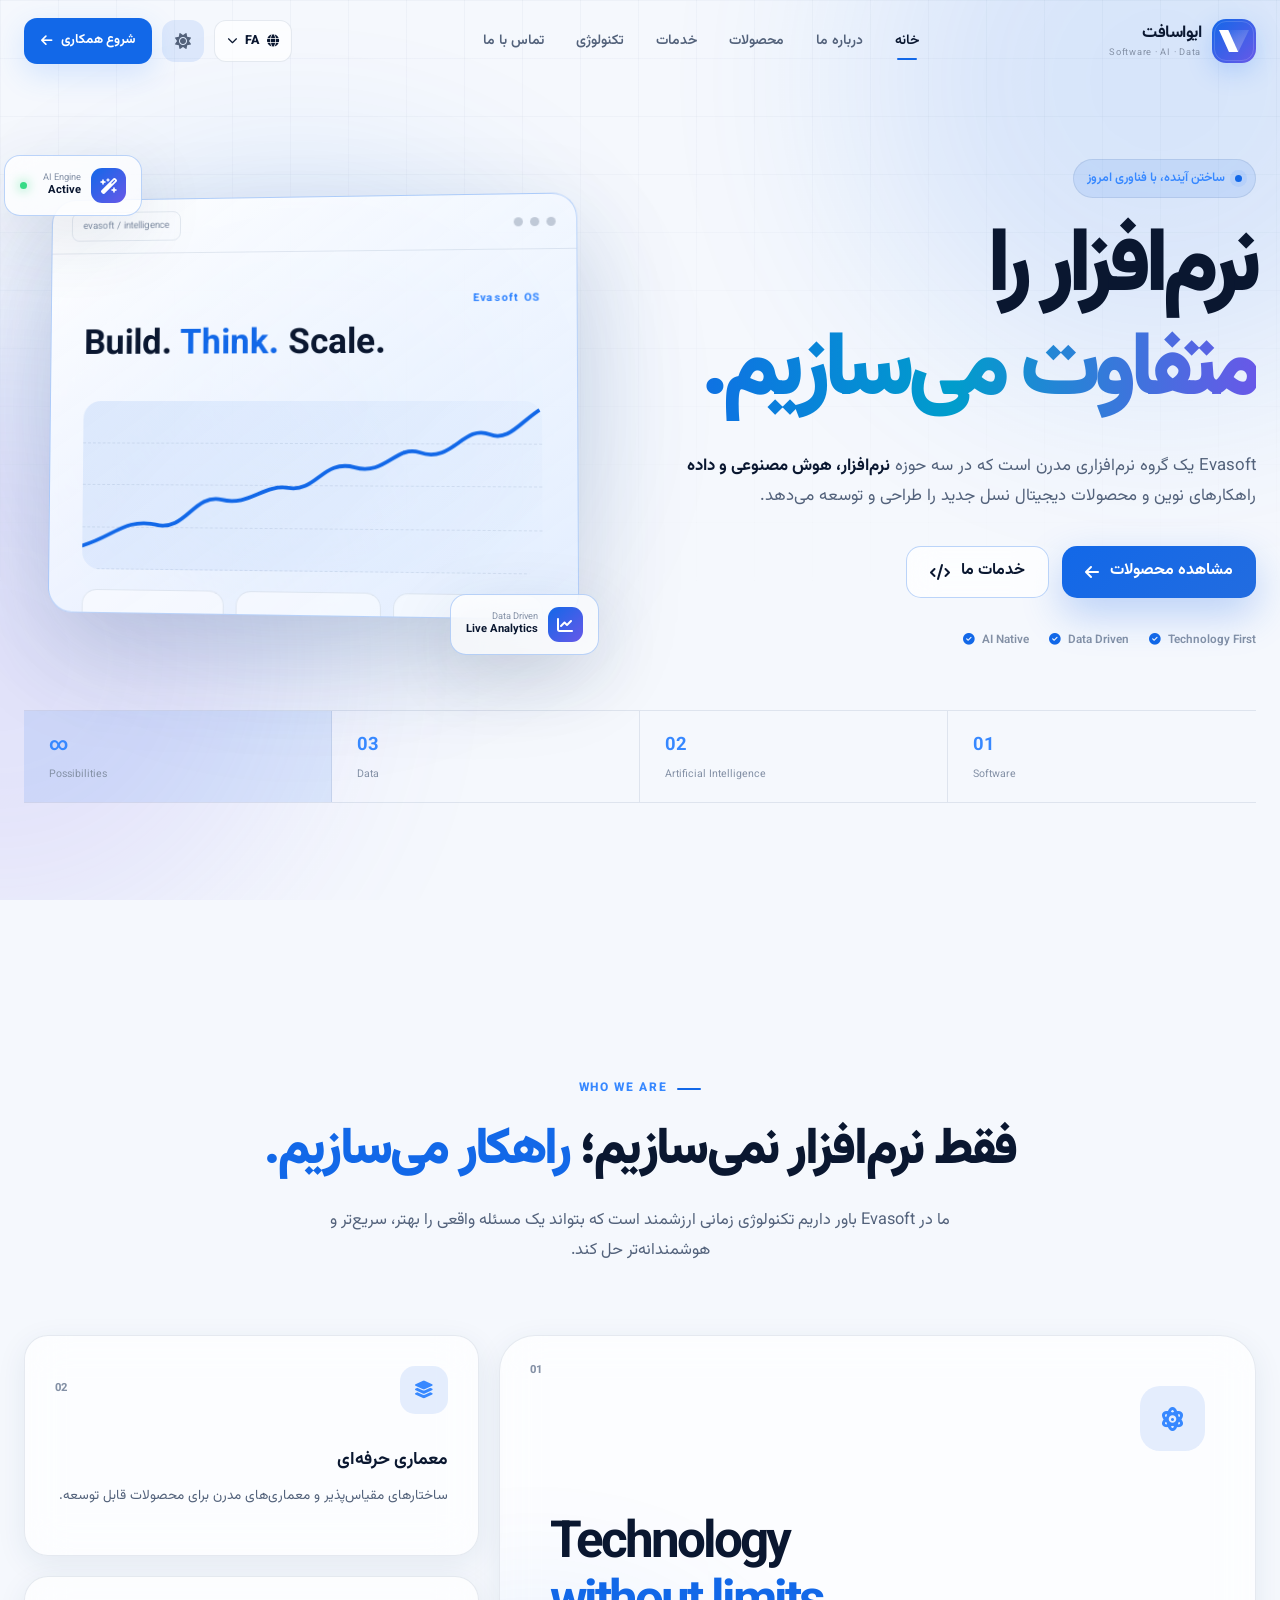
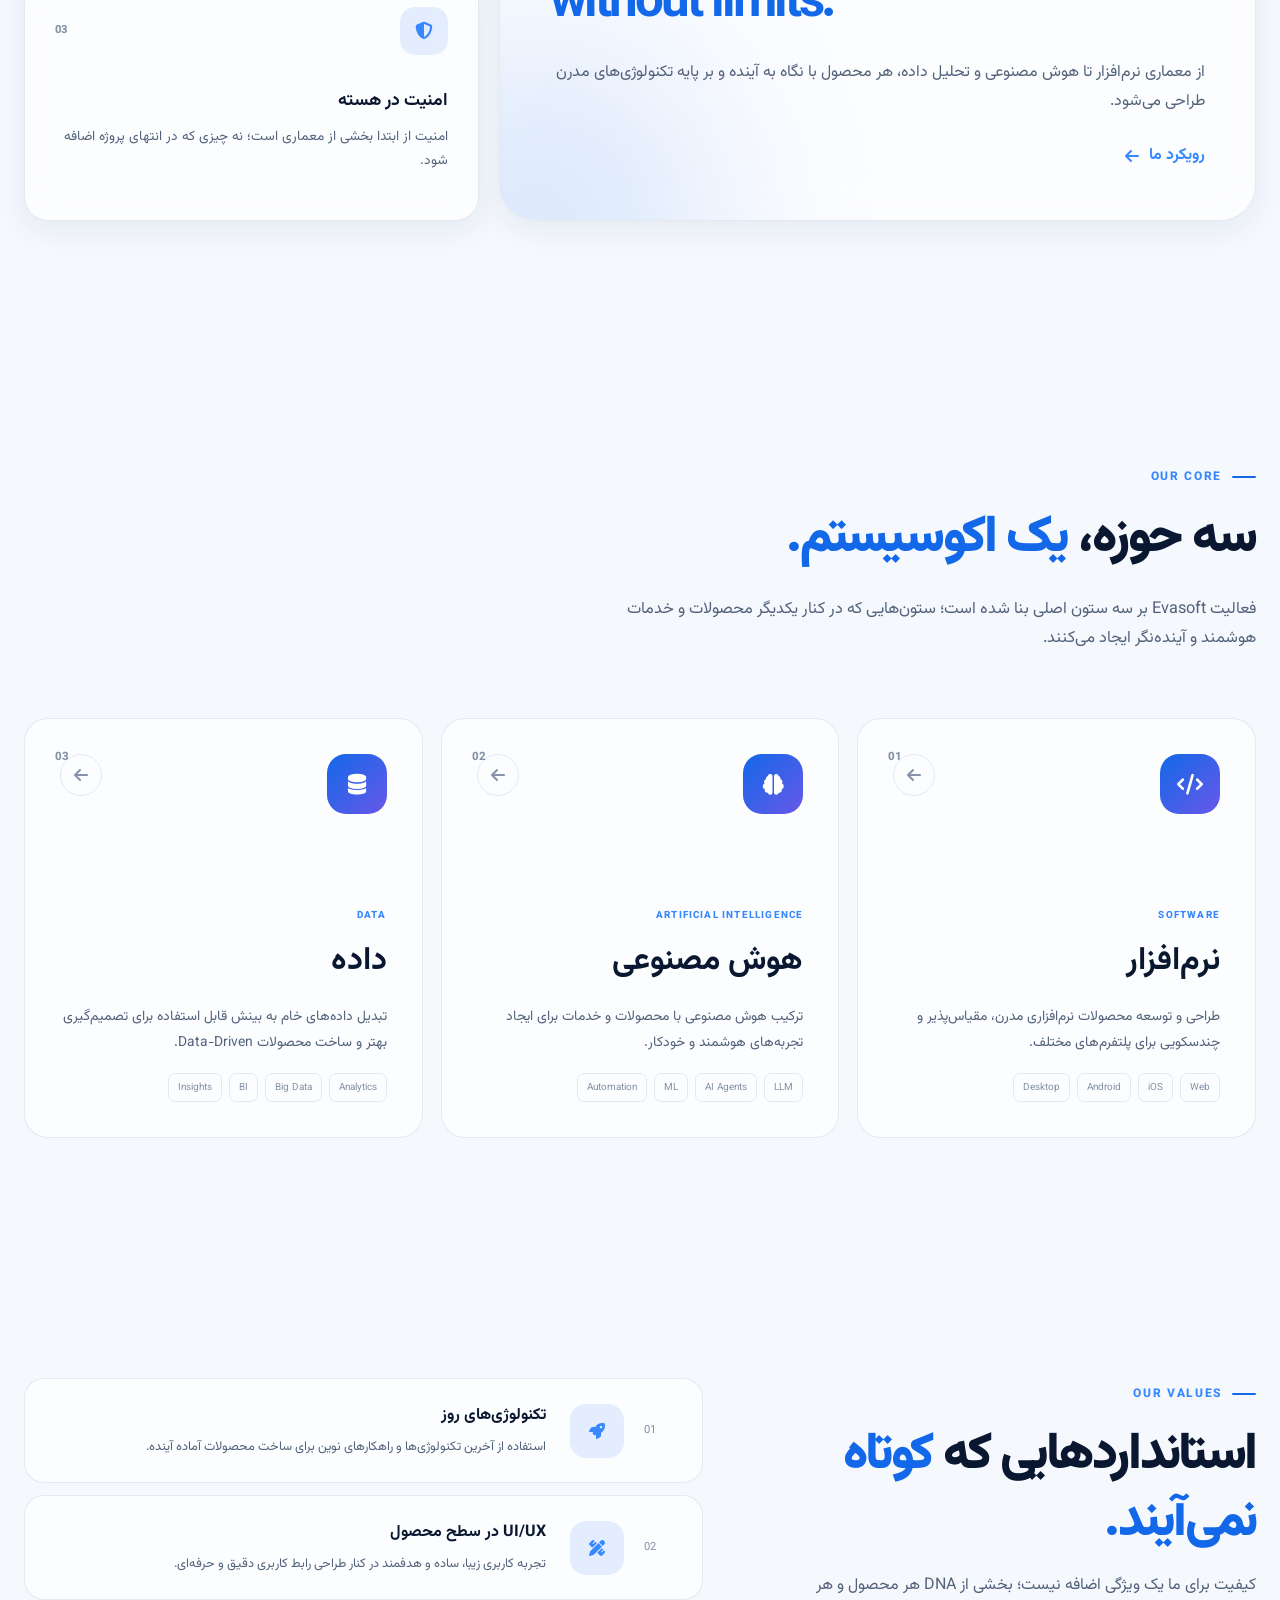
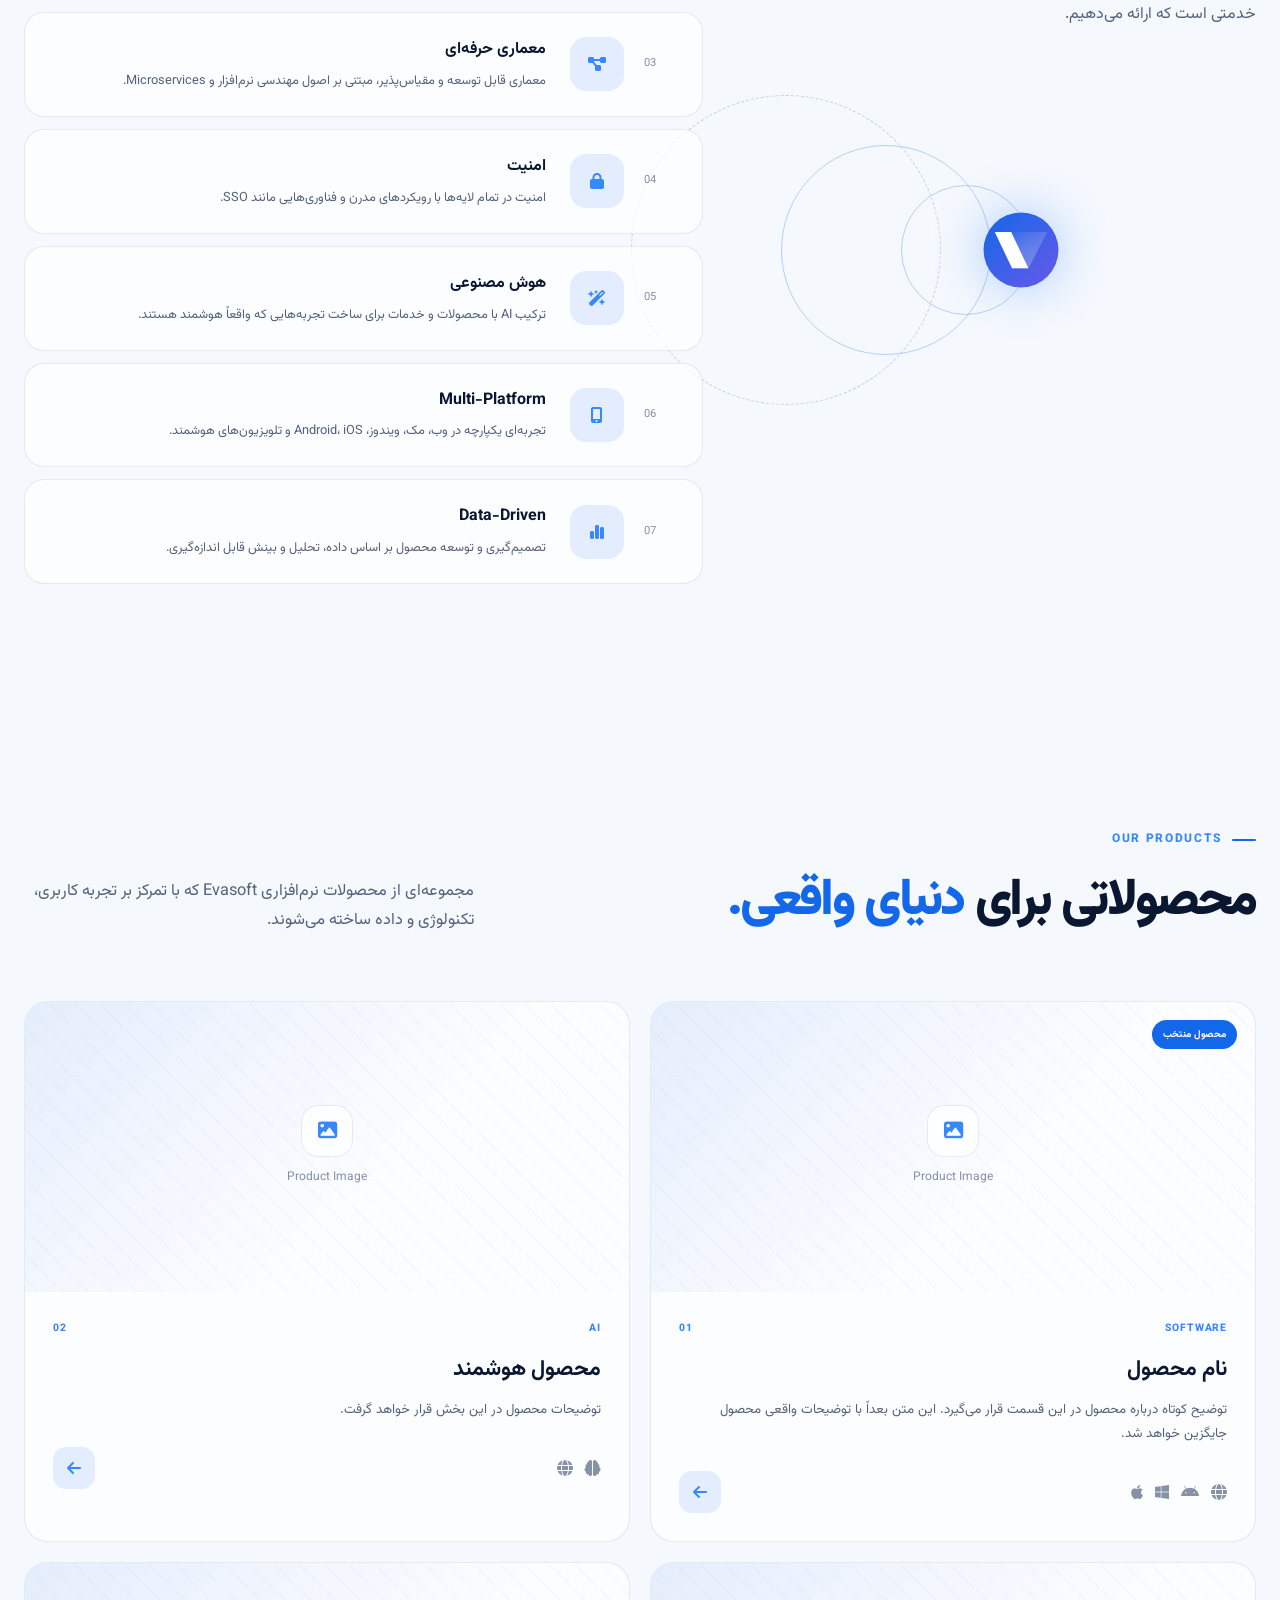
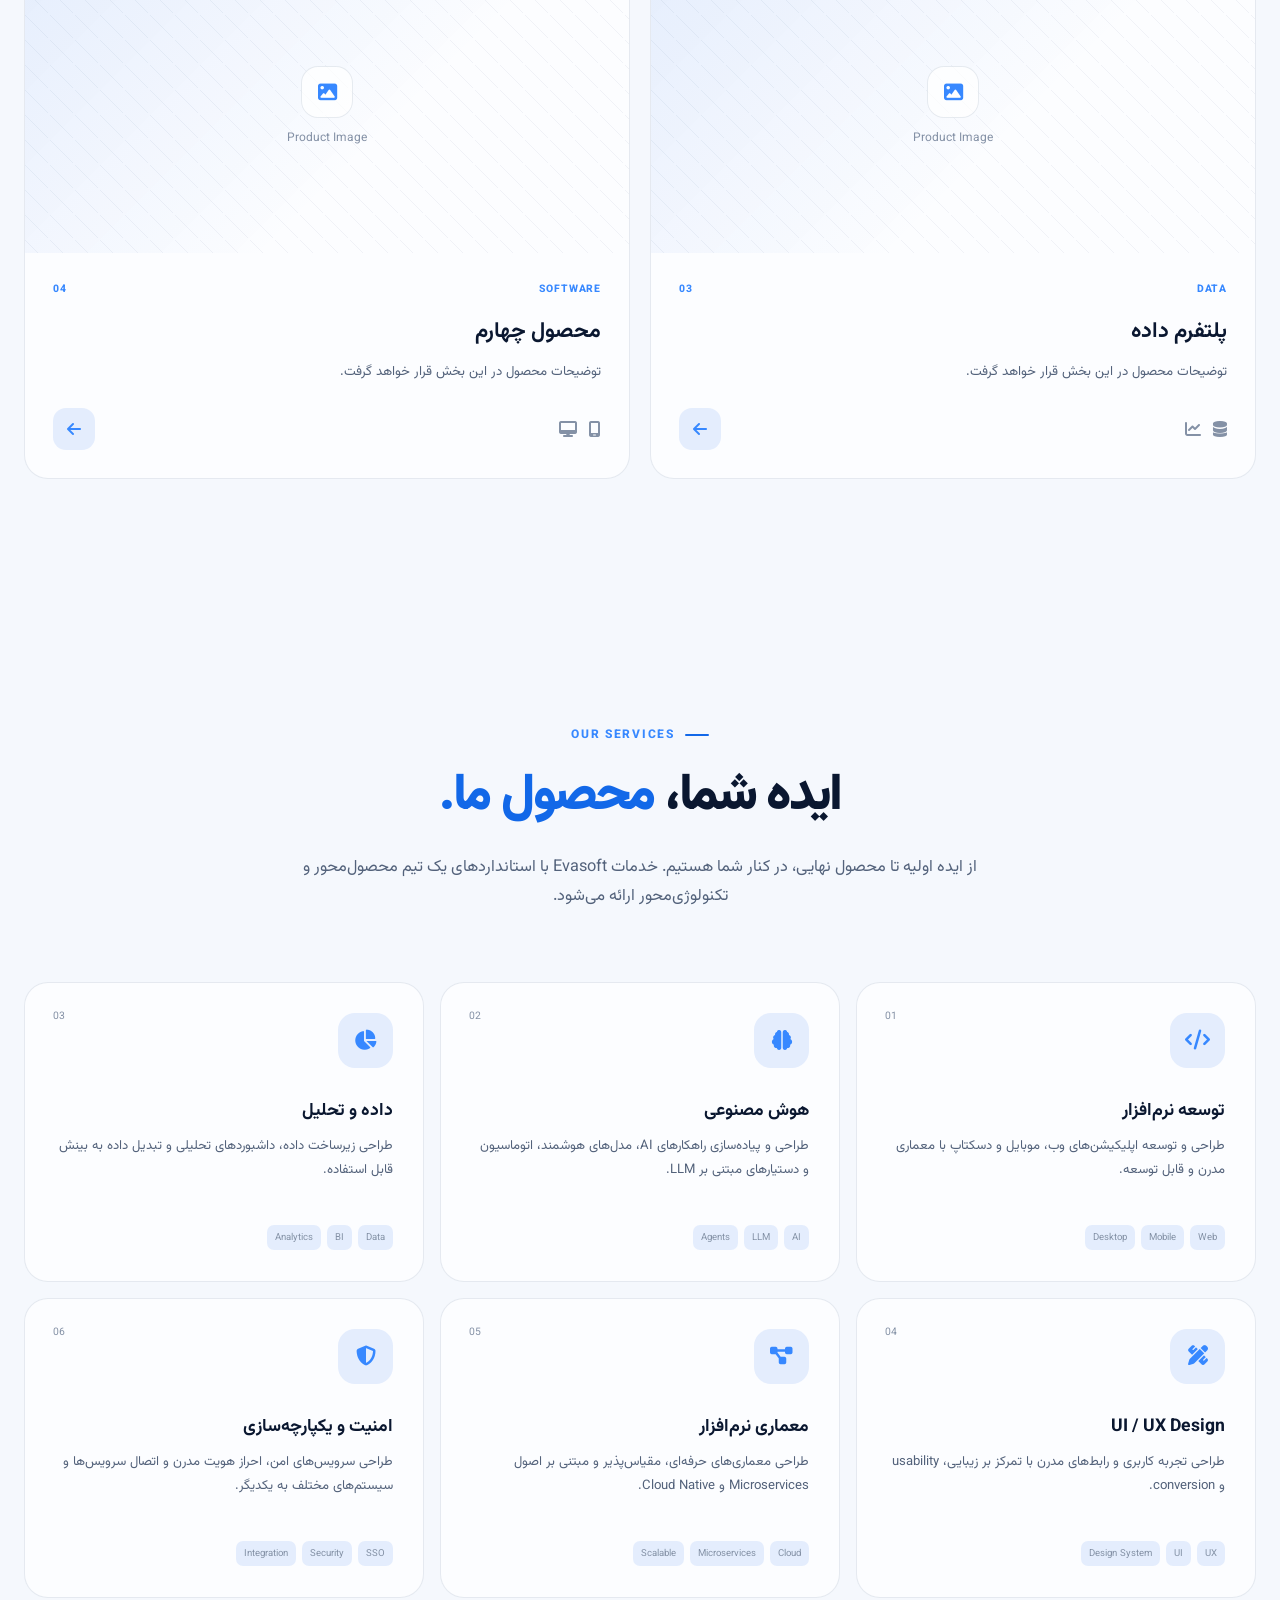
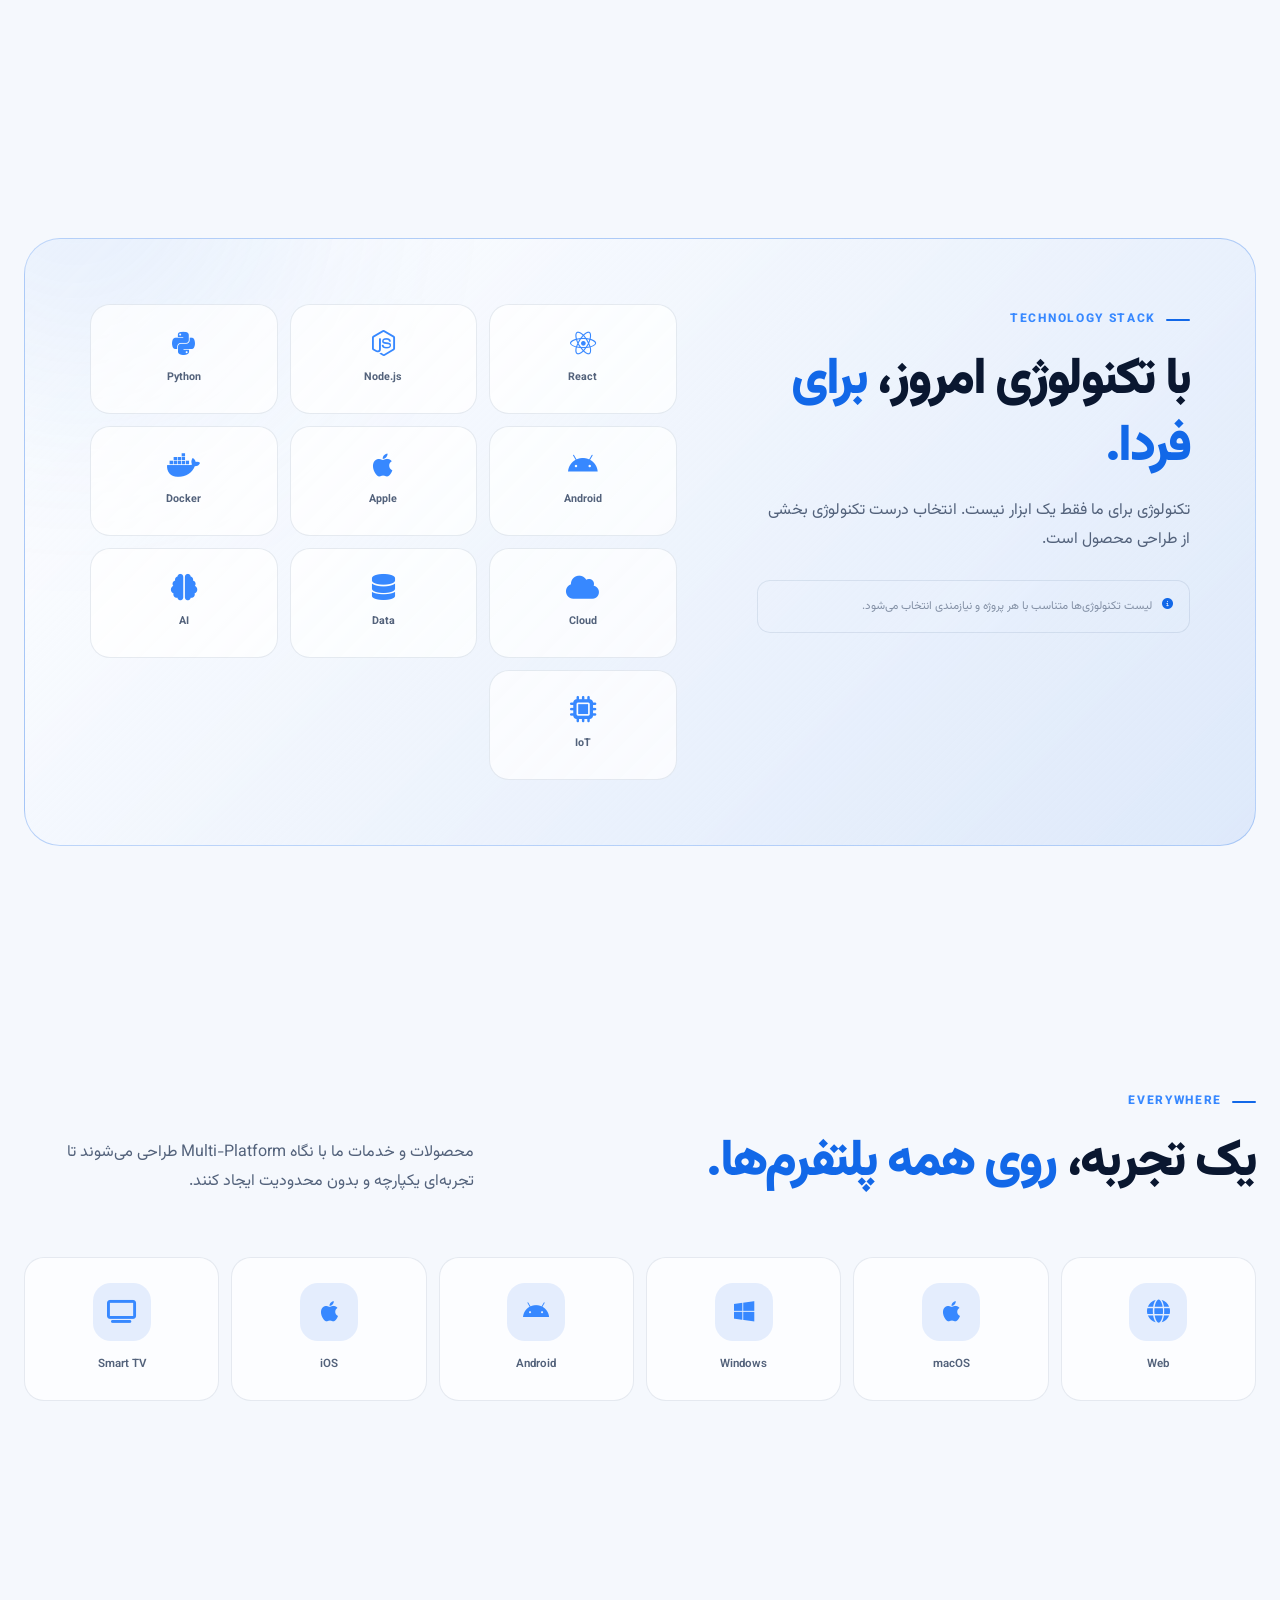
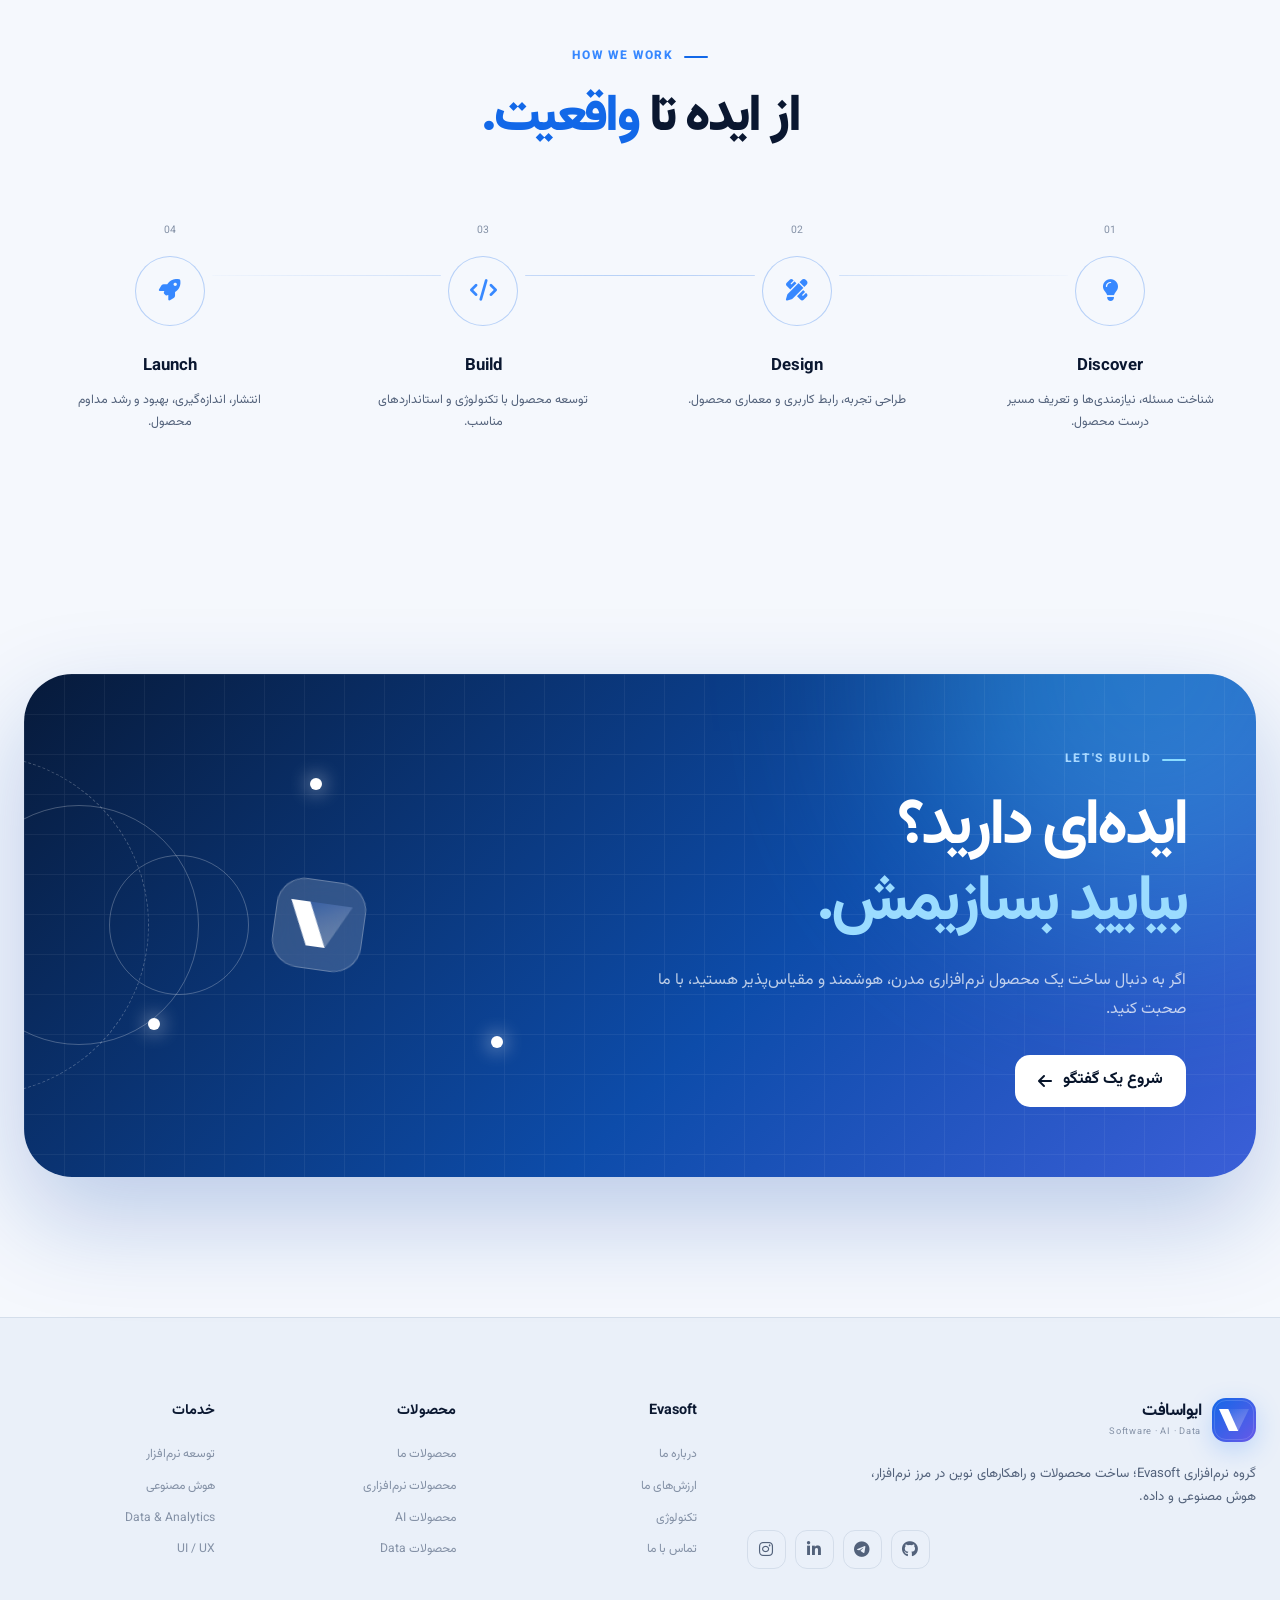
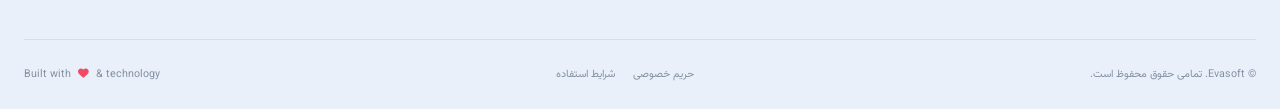
<file: index.html>
<!DOCTYPE html>

<html dir="rtl" lang="fa">

<head>
    <meta charset="utf-8" />
    <meta content="width=device-width, initial-scale=1.0" name="viewport" />
    <title>Evasoft — گروه نرم‌افزاری ایواسافت</title>
    <meta content="Evasoft؛ گروه نرم‌افزاری مبتنی بر فناوری‌های نوین در حوزه نرم‌افزار، هوش مصنوعی و داده."
        name="description" />
    <meta content="#07152f" name="theme-color" />
    <link rel="icon" href="image/logo.svg" type="image/svg+xml">
    <!-- Open Graph -->
    <meta content="Evasoft — Software, AI &amp; Data" property="og:title" />
    <meta content="راهکارهای نوین نرم‌افزاری، هوش مصنوعی و داده برای ساخت محصولات دیجیتال آینده."
        property="og:description" />
    <meta content="website" property="og:type" />
    <!-- Fonts -->
    <link href="https://fonts.googleapis.com" rel="preconnect" />
    <link crossorigin="" href="https://fonts.gstatic.com" rel="preconnect" />
    <link href="https://fonts.googleapis.com/css2?family=Vazirmatn:wght@300;400;500;600;700;800;900&amp;display=swap"
        rel="stylesheet" />
    <!-- Icons -->
    <link href="https://cdnjs.cloudflare.com/ajax/libs/font-awesome/6.7.2/css/all.min.css" rel="stylesheet" />
    <!-- Main stylesheet -->
    <link href="style.css" rel="stylesheet" />
    <!-- Prevent theme flash -->
    <script>
        (() => {
            const savedTheme = localStorage.getItem("evasoft-theme");
            const systemDark = window.matchMedia &&
                window.matchMedia("(prefers-color-scheme: dark)").matches;

            const theme = savedTheme || (systemDark ? "dark" : "light");
            document.documentElement.dataset.theme = theme;
        })();
    </script>
</head>

<body>
    <!-- =========================================================
         PAGE LOADER
    ========================================================== -->
    <div class="page-loader" id="pageLoader">
        <div class="loader-logo">
            <img alt="Evasoft" class="brand-logo" src="image/logo.svg" />
        </div>
        <div class="loader-line">
            <span></span>
        </div>
    </div>
    <!-- =========================================================
         BACKGROUND EFFECTS
    ========================================================== -->
    <div aria-hidden="true" class="site-background">
        <div class="background-orb background-orb-1"></div>
        <div class="background-orb background-orb-2"></div>
        <div class="background-grid"></div>
        <div class="background-noise"></div>
    </div>
    <!-- =========================================================
         HEADER
    ========================================================== -->
    <header class="site-header" id="siteHeader">
        <div class="container header-inner">
            <!-- Logo -->
            <a aria-label="Evasoft" class="brand" href="#home">
                <!--
                    جای لوگوی واقعی Evasoft
                    بعداً می‌توانی این بخش را با img جایگزین کنی.
                -->
                <span class="brand-logo-placeholder">
                    <img alt="Evasoft" class="brand-logo" src="image/logo.svg" />
                </span>
                <span class="brand-content">
                    <strong class="brand-name">ایواسافت</strong>
                    <small class="brand-tagline">Software · AI · Data</small>
                </span>
            </a>
            <!-- Desktop Navigation -->
            <nav aria-label="منوی اصلی" class="main-nav">
                <a class="nav-link active" href="#home">
                    <span>خانه</span>
                </a>
                <a class="nav-link" href="#about">
                    <span>درباره ما</span>
                </a>
                <a class="nav-link" href="#products">
                    <span>محصولات</span>
                </a>
                <a class="nav-link" href="#services">
                    <span>خدمات</span>
                </a>
                <a class="nav-link" href="#technology">
                    <span>تکنولوژی</span>
                </a>
                <a class="nav-link" href="#contact">
                    <span>تماس با ما</span>
                </a>
            </nav>
            <!-- Header Actions -->
            <div class="header-actions">
                <!-- Language Switcher -->
                <div class="language-switcher">
                    <button aria-expanded="false" aria-label="انتخاب زبان" class="language-toggle" type="button">
                        <i class="fa-solid fa-globe"></i>
                        <span class="language-current">FA</span>
                        <i class="fa-solid fa-chevron-down"></i>
                    </button>
                    <div class="language-menu">
                        <a class="language-option active" href="./" hreflang="fa" lang="fa">
                            <span>فارسی</span>
                            <small>FA</small>
                        </a>
                        <a class="language-option" href="../en/" hreflang="en" lang="en">
                            <span>English</span>
                            <small>EN</small>
                        </a>
                        <a class="language-option" href="../ar/" hreflang="ar" lang="ar">
                            <span>العربية</span>
                            <small>AR</small>
                        </a>
                        <a class="language-option" href="../ru/" hreflang="ru" lang="ru">
                            <span>Русский</span>
                            <small>RU</small>
                        </a>
                        <a class="language-option" href="../zh/" hreflang="zh" lang="zh">
                            <span>中文</span>
                            <small>ZH</small>
                        </a>
                    </div>
                </div>
                <!-- Theme Toggle -->
                <button aria-label="تغییر حالت نمایش" class="icon-button theme-toggle" data-theme-toggle=""
                    id="themeToggle" title="تغییر حالت نمایش" type="button">
                    <i class="fa-solid fa-moon theme-icon-dark"></i>
                    <i class="fa-solid fa-sun theme-icon-light"></i>
                </button>
                <!-- CTA -->
                <a class="header-cta" href="#contact">
                    <span>شروع همکاری</span>
                    <i class="fa-solid fa-arrow-left"></i>
                </a>
                <!-- Mobile Menu -->
                <button aria-expanded="false" aria-label="باز کردن منو" class="icon-button menu-toggle" id="menuToggle"
                    type="button">
                    <i class="fa-solid fa-bars"></i>
                </button>
            </div>
        </div>
        <!-- Mobile Navigation -->
        <div class="mobile-nav" id="mobileNav">
            <nav aria-label="منوی موبایل">
                <a class="mobile-nav-link" href="#home">
                    <i class="fa-solid fa-house"></i>
                    <span>خانه</span>
                </a>
                <a class="mobile-nav-link" href="#about">
                    <i class="fa-solid fa-building"></i>
                    <span>درباره ما</span>
                </a>
                <a class="mobile-nav-link" href="#products">
                    <i class="fa-solid fa-cubes"></i>
                    <span>محصولات</span>
                </a>
                <a class="mobile-nav-link" href="#services">
                    <i class="fa-solid fa-code"></i>
                    <span>خدمات</span>
                </a>
                <a class="mobile-nav-link" href="#technology">
                    <i class="fa-solid fa-microchip"></i>
                    <span>تکنولوژی</span>
                </a>
                <a class="mobile-nav-link" href="#contact">
                    <i class="fa-solid fa-paper-plane"></i>
                    <span>تماس با ما</span>
                </a>
            </nav>
        </div>
    </header>
    <!-- =========================================================
         MAIN
    ========================================================== -->
    <main id="main">
        <!-- =====================================================
             HERO
        ====================================================== -->
        <section class="hero-section section" id="home">
            <div class="hero-glow hero-glow-right"></div>
            <div class="hero-glow hero-glow-left"></div>
            <div class="container hero-container">
                <!-- Hero Content -->
                <div class="hero-content reveal">
                    <div class="eyebrow">
                        <span class="eyebrow-dot"></span>
                        <span>ساختن آینده، با فناوری امروز</span>
                    </div>
                    <h1 class="hero-title">
                        <span class="hero-title-line">
                            نرم‌افزار را
                        </span>
                        <span class="hero-title-gradient">
                            متفاوت می‌سازیم.
                        </span>
                    </h1>
                    <p class="hero-description">
                        Evasoft یک گروه نرم‌افزاری مدرن است که در سه حوزه
                        <strong>نرم‌افزار، هوش مصنوعی و داده</strong>
                        راهکارهای نوین و محصولات دیجیتال نسل جدید را طراحی و توسعه می‌دهد.
                    </p>
                    <div class="hero-actions">
                        <a class="button button-primary" href="#products">
                            <span>مشاهده محصولات</span>
                            <i class="fa-solid fa-arrow-left"></i>
                        </a>
                        <a class="button button-secondary" href="#services">
                            <span>خدمات ما</span>
                            <i class="fa-solid fa-code"></i>
                        </a>
                    </div>
                    <div class="hero-trust">
                        <div class="hero-trust-item">
                            <i class="fa-solid fa-circle-check"></i>
                            <span>Technology First</span>
                        </div>
                        <div class="hero-trust-item">
                            <i class="fa-solid fa-circle-check"></i>
                            <span>Data Driven</span>
                        </div>
                        <div class="hero-trust-item">
                            <i class="fa-solid fa-circle-check"></i>
                            <span>AI Native</span>
                        </div>
                    </div>
                </div>
                <!-- Hero Visual -->
                <div class="hero-visual reveal reveal-delay-2">
                    <div class="hero-visual-glow"></div>
                    <div class="hero-dashboard">
                        <div class="dashboard-topbar">
                            <div class="window-dots">
                                <span></span>
                                <span></span>
                                <span></span>
                            </div>
                            <div class="dashboard-address">
                                evasoft / intelligence
                            </div>
                        </div>
                        <div class="dashboard-content">
                            <div class="dashboard-heading">
                                <span class="dashboard-label">Evasoft OS</span>
                                <h3>
                                    Build.
                                    <span>Think.</span>
                                    Scale.
                                </h3>
                            </div>
                            <div class="dashboard-chart">
                                <div class="chart-grid">
                                    <span></span>
                                    <span></span>
                                    <span></span>
                                    <span></span>
                                </div>
                                <svg aria-hidden="true" class="chart-line" preserveaspectratio="none"
                                    viewbox="0 0 500 180">
                                    <defs>
                                        <lineargradient id="chartGradient" x1="0%" x2="100%" y1="0%" y2="0%">
                                            <stop offset="0%"></stop>
                                            <stop offset="100%"></stop>
                                        </lineargradient>
                                    </defs>
                                    <path d="M0 155
                                           C35 145 48 125 82 132
                                           C115 140 124 98 155 105
                                           C185 112 201 88 228 92
                                           C258 97 266 61 300 70
                                           C333 79 345 46 370 54
                                           C405 66 417 24 445 35
                                           C465 43 478 21 500 8"></path>
                                </svg>
                            </div>
                            <div class="dashboard-metrics">
                                <div class="metric-card">
                                    <span>AI</span>
                                    <strong>98.4%</strong>
                                    <small>Intelligence</small>
                                </div>
                                <div class="metric-card">
                                    <span>DATA</span>
                                    <strong>24.8K</strong>
                                    <small>Insights</small>
                                </div>
                                <div class="metric-card">
                                    <span>CORE</span>
                                    <strong>99.9%</strong>
                                    <small>Reliability</small>
                                </div>
                            </div>
                        </div>
                    </div>
                    <!-- Floating Cards -->
                    <div class="floating-card floating-card-ai">
                        <div class="floating-icon">
                            <i class="fa-solid fa-wand-magic-sparkles"></i>
                        </div>
                        <div>
                            <span>AI Engine</span>
                            <strong>Active</strong>
                        </div>
                        <span class="status-dot"></span>
                    </div>
                    <div class="floating-card floating-card-data">
                        <div class="floating-icon">
                            <i class="fa-solid fa-chart-line"></i>
                        </div>
                        <div>
                            <span>Data Driven</span>
                            <strong>Live Analytics</strong>
                        </div>
                    </div>
                </div>
            </div>
            <!-- Hero bottom stats -->
            <div class="container hero-stats-container">
                <div class="hero-stats">
                    <div class="hero-stat">
                        <strong>01</strong>
                        <span>Software</span>
                    </div>
                    <div class="hero-stat">
                        <strong>02</strong>
                        <span>Artificial Intelligence</span>
                    </div>
                    <div class="hero-stat">
                        <strong>03</strong>
                        <span>Data</span>
                    </div>
                    <div class="hero-stat hero-stat-highlight">
                        <strong>∞</strong>
                        <span>Possibilities</span>
                    </div>
                </div>
            </div>
        </section>
        <!-- =====================================================
             ABOUT / INTRO
        ====================================================== -->
        <section class="about-section section" id="about">
            <div class="container">
                <div class="section-heading centered reveal">
                    <div class="section-kicker">
                        <span>WHO WE ARE</span>
                    </div>
                    <h2 class="section-title">
                        فقط نرم‌افزار نمی‌سازیم؛
                        <span>راهکار می‌سازیم.</span>
                    </h2>
                    <p class="section-description">
                        ما در Evasoft باور داریم تکنولوژی زمانی ارزشمند است
                        که بتواند یک مسئله واقعی را بهتر، سریع‌تر و هوشمندانه‌تر حل کند.
                    </p>
                </div>
                <div class="about-grid">
                    <div class="about-main-card reveal">
                        <div class="about-card-number">01</div>
                        <div class="about-card-icon">
                            <i class="fa-solid fa-atom"></i>
                        </div>
                        <h3>
                            Technology<br />
                            <span>without limits.</span>
                        </h3>
                        <p>
                            از معماری نرم‌افزار تا هوش مصنوعی و تحلیل داده،
                            هر محصول با نگاه به آینده و بر پایه تکنولوژی‌های
                            مدرن طراحی می‌شود.
                        </p>
                        <a class="text-link" href="#values">
                            <span>رویکرد ما</span>
                            <i class="fa-solid fa-arrow-left"></i>
                        </a>
                    </div>
                    <div class="about-side-cards">
                        <article class="about-small-card reveal reveal-delay-1">
                            <div class="small-card-top">
                                <span class="small-card-icon">
                                    <i class="fa-solid fa-layer-group"></i>
                                </span>
                                <span class="small-card-number">02</span>
                            </div>
                            <h3>معماری حرفه‌ای</h3>
                            <p>
                                ساختارهای مقیاس‌پذیر و معماری‌های مدرن
                                برای محصولات قابل توسعه.
                            </p>
                        </article>
                        <article class="about-small-card reveal reveal-delay-2">
                            <div class="small-card-top">
                                <span class="small-card-icon">
                                    <i class="fa-solid fa-shield-halved"></i>
                                </span>
                                <span class="small-card-number">03</span>
                            </div>
                            <h3>امنیت در هسته</h3>
                            <p>
                                امنیت از ابتدا بخشی از معماری است؛
                                نه چیزی که در انتهای پروژه اضافه شود.
                            </p>
                        </article>
                    </div>
                </div>
            </div>
        </section>
        <!-- =====================================================
             THREE PILLARS
        ====================================================== -->
        <section class="pillars-section section" id="pillars">
            <div class="container">
                <div class="section-heading reveal">
                    <div class="section-kicker">
                        <span>OUR CORE</span>
                    </div>
                    <h2 class="section-title">
                        سه حوزه،
                        <span>یک اکوسیستم.</span>
                    </h2>
                    <p class="section-description">
                        فعالیت Evasoft بر سه ستون اصلی بنا شده است؛
                        ستون‌هایی که در کنار یکدیگر محصولات و خدمات هوشمند
                        و آینده‌نگر ایجاد می‌کنند.
                    </p>
                </div>
                <div class="pillars-grid">
                    <!-- Software -->
                    <article class="pillar-card pillar-software reveal">
                        <div class="pillar-number">01</div>
                        <div class="pillar-icon">
                            <i class="fa-solid fa-code"></i>
                        </div>
                        <div class="pillar-content">
                            <span class="pillar-label">SOFTWARE</span>
                            <h3>نرم‌افزار</h3>
                            <p>
                                طراحی و توسعه محصولات نرم‌افزاری مدرن،
                                مقیاس‌پذیر و چندسکویی برای پلتفرم‌های مختلف.
                            </p>
                            <div class="pillar-tags">
                                <span>Web</span>
                                <span>iOS</span>
                                <span>Android</span>
                                <span>Desktop</span>
                            </div>
                        </div>
                        <div class="pillar-arrow">
                            <i class="fa-solid fa-arrow-left"></i>
                        </div>
                    </article>
                    <!-- AI -->
                    <article class="pillar-card pillar-ai reveal reveal-delay-1">
                        <div class="pillar-number">02</div>
                        <div class="pillar-icon">
                            <i class="fa-solid fa-brain"></i>
                        </div>
                        <div class="pillar-content">
                            <span class="pillar-label">ARTIFICIAL INTELLIGENCE</span>
                            <h3>هوش مصنوعی</h3>
                            <p>
                                ترکیب هوش مصنوعی با محصولات و خدمات برای
                                ایجاد تجربه‌های هوشمند و خودکار.
                            </p>
                            <div class="pillar-tags">
                                <span>LLM</span>
                                <span>AI Agents</span>
                                <span>ML</span>
                                <span>Automation</span>
                            </div>
                        </div>
                        <div class="pillar-arrow">
                            <i class="fa-solid fa-arrow-left"></i>
                        </div>
                    </article>
                    <!-- Data -->
                    <article class="pillar-card pillar-data reveal reveal-delay-2">
                        <div class="pillar-number">03</div>
                        <div class="pillar-icon">
                            <i class="fa-solid fa-database"></i>
                        </div>
                        <div class="pillar-content">
                            <span class="pillar-label">DATA</span>
                            <h3>داده</h3>
                            <p>
                                تبدیل داده‌های خام به بینش قابل استفاده
                                برای تصمیم‌گیری بهتر و ساخت محصولات Data-Driven.
                            </p>
                            <div class="pillar-tags">
                                <span>Analytics</span>
                                <span>Big Data</span>
                                <span>BI</span>
                                <span>Insights</span>
                            </div>
                        </div>
                        <div class="pillar-arrow">
                            <i class="fa-solid fa-arrow-left"></i>
                        </div>
                    </article>
                </div>
            </div>
        </section>
        <!-- =====================================================
             VALUES
        ====================================================== -->
        <section class="values-section section" id="values">
            <div class="container">
                <div class="values-layout">
                    <div class="values-intro reveal">
                        <div class="section-kicker">
                            <span>OUR VALUES</span>
                        </div>
                        <h2 class="section-title">
                            استانداردهایی که
                            <span>کوتاه نمی‌آیند.</span>
                        </h2>
                        <p>
                            کیفیت برای ما یک ویژگی اضافه نیست؛
                            بخشی از DNA هر محصول و هر خدمتی است که ارائه می‌دهیم.
                        </p>
                        <div aria-hidden="true" class="values-orbit">
                            <div class="orbit orbit-1"></div>
                            <div class="orbit orbit-2"></div>
                            <div class="orbit orbit-3"></div>
                            <div class="orbit-core">
                                <img alt="Evasoft" class="brand-logo" src="image/logo.svg" />
                            </div>
                        </div>
                    </div>
                    <div class="values-list">
                        <article class="value-item reveal">
                            <span class="value-number">01</span>
                            <div class="value-icon">
                                <i class="fa-solid fa-rocket"></i>
                            </div>
                            <div class="value-content">
                                <h3>تکنولوژی‌های روز</h3>
                                <p>
                                    استفاده از آخرین تکنولوژی‌ها و راهکارهای
                                    نوین برای ساخت محصولات آماده آینده.
                                </p>
                            </div>
                        </article>
                        <article class="value-item reveal">
                            <span class="value-number">02</span>
                            <div class="value-icon">
                                <i class="fa-solid fa-pen-ruler"></i>
                            </div>
                            <div class="value-content">
                                <h3>UI/UX در سطح محصول</h3>
                                <p>
                                    تجربه کاربری زیبا، ساده و هدفمند در کنار
                                    طراحی رابط کاربری دقیق و حرفه‌ای.
                                </p>
                            </div>
                        </article>
                        <article class="value-item reveal">
                            <span class="value-number">03</span>
                            <div class="value-icon">
                                <i class="fa-solid fa-diagram-project"></i>
                            </div>
                            <div class="value-content">
                                <h3>معماری حرفه‌ای</h3>
                                <p>
                                    معماری قابل توسعه و مقیاس‌پذیر، مبتنی بر
                                    اصول مهندسی نرم‌افزار و Microservices.
                                </p>
                            </div>
                        </article>
                        <article class="value-item reveal">
                            <span class="value-number">04</span>
                            <div class="value-icon">
                                <i class="fa-solid fa-lock"></i>
                            </div>
                            <div class="value-content">
                                <h3>امنیت</h3>
                                <p>
                                    امنیت در تمام لایه‌ها با رویکردهای مدرن
                                    و فناوری‌هایی مانند SSO.
                                </p>
                            </div>
                        </article>
                        <article class="value-item reveal">
                            <span class="value-number">05</span>
                            <div class="value-icon">
                                <i class="fa-solid fa-wand-magic-sparkles"></i>
                            </div>
                            <div class="value-content">
                                <h3>هوش مصنوعی</h3>
                                <p>
                                    ترکیب AI با محصولات و خدمات برای ساخت
                                    تجربه‌هایی که واقعاً هوشمند هستند.
                                </p>
                            </div>
                        </article>
                        <article class="value-item reveal">
                            <span class="value-number">06</span>
                            <div class="value-icon">
                                <i class="fa-solid fa-mobile-screen-button"></i>
                            </div>
                            <div class="value-content">
                                <h3>Multi-Platform</h3>
                                <p>
                                    تجربه‌ای یکپارچه در وب، مک، ویندوز،
                                    Android، iOS و تلویزیون‌های هوشمند.
                                </p>
                            </div>
                        </article>
                        <article class="value-item reveal">
                            <span class="value-number">07</span>
                            <div class="value-icon">
                                <i class="fa-solid fa-chart-simple"></i>
                            </div>
                            <div class="value-content">
                                <h3>Data-Driven</h3>
                                <p>
                                    تصمیم‌گیری و توسعه محصول بر اساس داده،
                                    تحلیل و بینش قابل اندازه‌گیری.
                                </p>
                            </div>
                        </article>
                    </div>
                </div>
            </div>
        </section>
        <!-- =====================================================
             PRODUCTS
        ====================================================== -->
        <section class="products-section section" id="products">
            <div class="container">
                <div class="section-heading products-heading reveal">
                    <div>
                        <div class="section-kicker">
                            <span>OUR PRODUCTS</span>
                        </div>
                        <h2 class="section-title">
                            محصولاتی برای
                            <span>دنیای واقعی.</span>
                        </h2>
                    </div>
                    <p class="section-description">
                        مجموعه‌ای از محصولات نرم‌افزاری Evasoft که با
                        تمرکز بر تجربه کاربری، تکنولوژی و داده ساخته می‌شوند.
                    </p>
                </div>
                <div class="products-grid">
                    <!-- Product 01 -->
                    <article class="product-card product-card-featured reveal">
                        <div class="product-image placeholder-image">
                            <div class="placeholder-pattern"></div>
                            <div class="placeholder-content">
                                <span class="placeholder-icon">
                                    <i class="fa-solid fa-image"></i>
                                </span>
                                <span>
                                    Product Image
                                </span>
                            </div>
                            <span class="product-badge">
                                محصول منتخب
                            </span>
                        </div>
                        <div class="product-body">
                            <div class="product-meta">
                                <span>SOFTWARE</span>
                                <span>01</span>
                            </div>
                            <h3>نام محصول</h3>
                            <p>
                                توضیح کوتاه درباره محصول در این قسمت قرار می‌گیرد.
                                این متن بعداً با توضیحات واقعی محصول جایگزین خواهد شد.
                            </p>
                            <div class="product-footer">
                                <div class="product-platforms">
                                    <i class="fa-brands fa-apple"></i>
                                    <i class="fa-brands fa-windows"></i>
                                    <i class="fa-brands fa-android"></i>
                                    <i class="fa-solid fa-globe"></i>
                                </div>
                                <a aria-label="مشاهده محصول" class="product-link" href="#">
                                    <i class="fa-solid fa-arrow-left"></i>
                                </a>
                            </div>
                        </div>
                    </article>
                    <!-- Product 02 -->
                    <article class="product-card reveal reveal-delay-1">
                        <div class="product-image placeholder-image">
                            <div class="placeholder-pattern"></div>
                            <div class="placeholder-content">
                                <span class="placeholder-icon">
                                    <i class="fa-solid fa-image"></i>
                                </span>
                                <span>Product Image</span>
                            </div>
                        </div>
                        <div class="product-body">
                            <div class="product-meta">
                                <span>AI</span>
                                <span>02</span>
                            </div>
                            <h3>محصول هوشمند</h3>
                            <p>
                                توضیحات محصول در این بخش قرار خواهد گرفت.
                            </p>
                            <div class="product-footer">
                                <div class="product-platforms">
                                    <i class="fa-solid fa-globe"></i>
                                    <i class="fa-solid fa-brain"></i>
                                </div>
                                <a aria-label="مشاهده محصول" class="product-link" href="#">
                                    <i class="fa-solid fa-arrow-left"></i>
                                </a>
                            </div>
                        </div>
                    </article>
                    <!-- Product 03 -->
                    <article class="product-card reveal reveal-delay-2">
                        <div class="product-image placeholder-image">
                            <div class="placeholder-pattern"></div>
                            <div class="placeholder-content">
                                <span class="placeholder-icon">
                                    <i class="fa-solid fa-image"></i>
                                </span>
                                <span>Product Image</span>
                            </div>
                        </div>
                        <div class="product-body">
                            <div class="product-meta">
                                <span>DATA</span>
                                <span>03</span>
                            </div>
                            <h3>پلتفرم داده</h3>
                            <p>
                                توضیحات محصول در این بخش قرار خواهد گرفت.
                            </p>
                            <div class="product-footer">
                                <div class="product-platforms">
                                    <i class="fa-solid fa-chart-line"></i>
                                    <i class="fa-solid fa-database"></i>
                                </div>
                                <a aria-label="مشاهده محصول" class="product-link" href="#">
                                    <i class="fa-solid fa-arrow-left"></i>
                                </a>
                            </div>
                        </div>
                    </article>
                    <!-- Product 04 -->
                    <article class="product-card reveal reveal-delay-3">
                        <div class="product-image placeholder-image">
                            <div class="placeholder-pattern"></div>
                            <div class="placeholder-content">
                                <span class="placeholder-icon">
                                    <i class="fa-solid fa-image"></i>
                                </span>
                                <span>Product Image</span>
                            </div>
                        </div>
                        <div class="product-body">
                            <div class="product-meta">
                                <span>SOFTWARE</span>
                                <span>04</span>
                            </div>
                            <h3>محصول چهارم</h3>
                            <p>
                                توضیحات محصول در این بخش قرار خواهد گرفت.
                            </p>
                            <div class="product-footer">
                                <div class="product-platforms">
                                    <i class="fa-solid fa-desktop"></i>
                                    <i class="fa-solid fa-mobile-screen"></i>
                                </div>
                                <a aria-label="مشاهده محصول" class="product-link" href="#">
                                    <i class="fa-solid fa-arrow-left"></i>
                                </a>
                            </div>
                        </div>
                    </article>
                </div>
            </div>
        </section>
        <!-- =====================================================
             SERVICES
        ====================================================== -->
        <section class="services-section section" id="services">
            <div class="container">
                <div class="section-heading centered reveal">
                    <div class="section-kicker">
                        <span>OUR SERVICES</span>
                    </div>
                    <h2 class="section-title">
                        ایده شما،
                        <span>محصول ما.</span>
                    </h2>
                    <p class="section-description">
                        از ایده اولیه تا محصول نهایی، در کنار شما هستیم.
                        خدمات Evasoft با استانداردهای یک تیم محصول‌محور
                        و تکنولوژی‌محور ارائه می‌شود.
                    </p>
                </div>
                <div class="services-grid">
                    <article class="service-card reveal">
                        <div class="service-number">01</div>
                        <div class="service-icon">
                            <i class="fa-solid fa-code"></i>
                        </div>
                        <h3>توسعه نرم‌افزار</h3>
                        <p>
                            طراحی و توسعه اپلیکیشن‌های وب، موبایل و دسکتاپ
                            با معماری مدرن و قابل توسعه.
                        </p>
                        <div class="service-tags">
                            <span>Web</span>
                            <span>Mobile</span>
                            <span>Desktop</span>
                        </div>
                    </article>
                    <article class="service-card reveal reveal-delay-1">
                        <div class="service-number">02</div>
                        <div class="service-icon">
                            <i class="fa-solid fa-brain"></i>
                        </div>
                        <h3>هوش مصنوعی</h3>
                        <p>
                            طراحی و پیاده‌سازی راهکارهای AI، مدل‌های هوشمند،
                            اتوماسیون و دستیارهای مبتنی بر LLM.
                        </p>
                        <div class="service-tags">
                            <span>AI</span>
                            <span>LLM</span>
                            <span>Agents</span>
                        </div>
                    </article>
                    <article class="service-card reveal reveal-delay-2">
                        <div class="service-number">03</div>
                        <div class="service-icon">
                            <i class="fa-solid fa-chart-pie"></i>
                        </div>
                        <h3>داده و تحلیل</h3>
                        <p>
                            طراحی زیرساخت داده، داشبوردهای تحلیلی و تبدیل
                            داده به بینش قابل استفاده.
                        </p>
                        <div class="service-tags">
                            <span>Data</span>
                            <span>BI</span>
                            <span>Analytics</span>
                        </div>
                    </article>
                    <article class="service-card reveal">
                        <div class="service-number">04</div>
                        <div class="service-icon">
                            <i class="fa-solid fa-pen-ruler"></i>
                        </div>
                        <h3>UI / UX Design</h3>
                        <p>
                            طراحی تجربه کاربری و رابط‌های مدرن با تمرکز
                            بر زیبایی، usability و conversion.
                        </p>
                        <div class="service-tags">
                            <span>UX</span>
                            <span>UI</span>
                            <span>Design System</span>
                        </div>
                    </article>
                    <article class="service-card reveal reveal-delay-1">
                        <div class="service-number">05</div>
                        <div class="service-icon">
                            <i class="fa-solid fa-diagram-project"></i>
                        </div>
                        <h3>معماری نرم‌افزار</h3>
                        <p>
                            طراحی معماری‌های حرفه‌ای، مقیاس‌پذیر و مبتنی
                            بر اصول Microservices و Cloud Native.
                        </p>
                        <div class="service-tags">
                            <span>Cloud</span>
                            <span>Microservices</span>
                            <span>Scalable</span>
                        </div>
                    </article>
                    <article class="service-card reveal reveal-delay-2">
                        <div class="service-number">06</div>
                        <div class="service-icon">
                            <i class="fa-solid fa-shield-halved"></i>
                        </div>
                        <h3>امنیت و یکپارچه‌سازی</h3>
                        <p>
                            طراحی سرویس‌های امن، احراز هویت مدرن و اتصال
                            سرویس‌ها و سیستم‌های مختلف به یکدیگر.
                        </p>
                        <div class="service-tags">
                            <span>SSO</span>
                            <span>Security</span>
                            <span>Integration</span>
                        </div>
                    </article>
                </div>
            </div>
        </section>
        <!-- =====================================================
             TECHNOLOGY
        ====================================================== -->
        <section class="technology-section section" id="technology">
            <div class="container">
                <div class="technology-card reveal">
                    <div class="technology-content">
                        <div class="section-kicker">
                            <span>TECHNOLOGY STACK</span>
                        </div>
                        <h2 class="section-title">
                            با تکنولوژی امروز،
                            <span>برای فردا.</span>
                        </h2>
                        <p>
                            تکنولوژی برای ما فقط یک ابزار نیست.
                            انتخاب درست تکنولوژی بخشی از طراحی محصول است.
                        </p>
                        <div class="technology-note">
                            <i class="fa-solid fa-circle-info"></i>
                            <span>
                                لیست تکنولوژی‌ها متناسب با هر پروژه و نیازمندی
                                انتخاب می‌شود.
                            </span>
                        </div>
                    </div>
                    <div class="technology-stack">
                        <div class="tech-item">
                            <i class="fa-brands fa-react"></i>
                            <span>React</span>
                        </div>
                        <div class="tech-item">
                            <i class="fa-brands fa-node-js"></i>
                            <span>Node.js</span>
                        </div>
                        <div class="tech-item">
                            <i class="fa-brands fa-python"></i>
                            <span>Python</span>
                        </div>
                        <div class="tech-item">
                            <i class="fa-brands fa-android"></i>
                            <span>Android</span>
                        </div>
                        <div class="tech-item">
                            <i class="fa-brands fa-apple"></i>
                            <span>Apple</span>
                        </div>
                        <div class="tech-item">
                            <i class="fa-brands fa-docker"></i>
                            <span>Docker</span>
                        </div>
                        <div class="tech-item">
                            <i class="fa-solid fa-cloud"></i>
                            <span>Cloud</span>
                        </div>
                        <div class="tech-item">
                            <i class="fa-solid fa-database"></i>
                            <span>Data</span>
                        </div>
                        <div class="tech-item">
                            <i class="fa-solid fa-brain"></i>
                            <span>AI</span>
                        </div>
                        <div class="tech-item">
                            <i class="fa-solid fa-microchip"></i>
                            <span>IoT</span>
                        </div>
                    </div>
                </div>
            </div>
        </section>
        <!-- =====================================================
             MULTI PLATFORM
        ====================================================== -->
        <section class="platform-section section">
            <div class="container">
                <div class="platform-header reveal">
                    <div>
                        <div class="section-kicker">
                            <span>EVERYWHERE</span>
                        </div>
                        <h2 class="section-title">
                            یک تجربه،
                            <span>روی همه پلتفرم‌ها.</span>
                        </h2>
                    </div>
                    <p>
                        محصولات و خدمات ما با نگاه Multi-Platform طراحی می‌شوند
                        تا تجربه‌ای یکپارچه و بدون محدودیت ایجاد کنند.
                    </p>
                </div>
                <div class="platforms-showcase reveal">
                    <div class="platform-item">
                        <div class="platform-icon">
                            <i class="fa-solid fa-globe"></i>
                        </div>
                        <span>Web</span>
                    </div>
                    <div class="platform-item">
                        <div class="platform-icon">
                            <i class="fa-brands fa-apple"></i>
                        </div>
                        <span>macOS</span>
                    </div>
                    <div class="platform-item">
                        <div class="platform-icon">
                            <i class="fa-brands fa-windows"></i>
                        </div>
                        <span>Windows</span>
                    </div>
                    <div class="platform-item">
                        <div class="platform-icon">
                            <i class="fa-brands fa-android"></i>
                        </div>
                        <span>Android</span>
                    </div>
                    <div class="platform-item">
                        <div class="platform-icon">
                            <i class="fa-brands fa-apple"></i>
                        </div>
                        <span>iOS</span>
                    </div>
                    <div class="platform-item">
                        <div class="platform-icon">
                            <i class="fa-solid fa-tv"></i>
                        </div>
                        <span>Smart TV</span>
                    </div>
                </div>
            </div>
        </section>
        <!-- =====================================================
             PROCESS
        ====================================================== -->
        <section class="process-section section">
            <div class="container">
                <div class="section-heading centered reveal">
                    <div class="section-kicker">
                        <span>HOW WE WORK</span>
                    </div>
                    <h2 class="section-title">
                        از ایده تا
                        <span>واقعیت.</span>
                    </h2>
                </div>
                <div class="process-grid">
                    <article class="process-step reveal">
                        <div class="process-number">01</div>
                        <div class="process-icon">
                            <i class="fa-solid fa-lightbulb"></i>
                        </div>
                        <h3>Discover</h3>
                        <p>
                            شناخت مسئله، نیازمندی‌ها و تعریف مسیر درست محصول.
                        </p>
                    </article>
                    <article class="process-step reveal reveal-delay-1">
                        <div class="process-number">02</div>
                        <div class="process-icon">
                            <i class="fa-solid fa-pen-ruler"></i>
                        </div>
                        <h3>Design</h3>
                        <p>
                            طراحی تجربه، رابط کاربری و معماری محصول.
                        </p>
                    </article>
                    <article class="process-step reveal reveal-delay-2">
                        <div class="process-number">03</div>
                        <div class="process-icon">
                            <i class="fa-solid fa-code"></i>
                        </div>
                        <h3>Build</h3>
                        <p>
                            توسعه محصول با تکنولوژی و استانداردهای مناسب.
                        </p>
                    </article>
                    <article class="process-step reveal reveal-delay-3">
                        <div class="process-number">04</div>
                        <div class="process-icon">
                            <i class="fa-solid fa-rocket"></i>
                        </div>
                        <h3>Launch</h3>
                        <p>
                            انتشار، اندازه‌گیری، بهبود و رشد مداوم محصول.
                        </p>
                    </article>
                </div>
            </div>
        </section>
        <!-- =====================================================
             CTA
        ====================================================== -->
        <section class="cta-section section" id="contact">
            <div class="container">
                <div class="cta-card reveal">
                    <div class="cta-glow"></div>
                    <div class="cta-grid-pattern"></div>
                    <div class="cta-content">
                        <div class="section-kicker">
                            <span>LET'S BUILD</span>
                        </div>
                        <h2>
                            ایده‌ای دارید؟
                            <br />
                            <span>بیایید بسازیمش.</span>
                        </h2>
                        <p>
                            اگر به دنبال ساخت یک محصول نرم‌افزاری مدرن،
                            هوشمند و مقیاس‌پذیر هستید، با ما صحبت کنید.
                        </p>
                        <a class="button button-light" href="mailto:hello@evasoft.ir">
                            <span>شروع یک گفتگو</span>
                            <i class="fa-solid fa-arrow-left"></i>
                        </a>
                    </div>
                    <div aria-hidden="true" class="cta-visual">
                        <div class="cta-ring ring-1"></div>
                        <div class="cta-ring ring-2"></div>
                        <div class="cta-ring ring-3"></div>
                        <div class="cta-center">
                            <img alt="Evasoft" class="brand-logo" src="image/logo.svg" />
                        </div>
                        <span class="cta-orbit-dot dot-1"></span>
                        <span class="cta-orbit-dot dot-2"></span>
                        <span class="cta-orbit-dot dot-3"></span>
                    </div>
                </div>
            </div>
        </section>
    </main>
    <!-- =========================================================
         FOOTER
    ========================================================== -->
    <footer class="site-footer">
        <div class="container">
            <div class="footer-main">
                <!-- Brand -->
                <div class="footer-brand">
                    <a class="brand" href="#home">
                        <span class="brand-logo-placeholder">
                            <img alt="Evasoft" class="brand-logo" src="image/logo.svg" />
                        </span>
                        <span class="brand-content">
                            <strong class="brand-name">ایواسافت</strong>
                            <small class="brand-tagline">
                                Software · AI · Data
                            </small>
                        </span>
                    </a>
                    <p>
                        گروه نرم‌افزاری Evasoft؛
                        ساخت محصولات و راهکارهای نوین در مرز
                        نرم‌افزار، هوش مصنوعی و داده.
                    </p>
                    <div class="social-links">
                        <a aria-label="Instagram" href="#">
                            <i class="fa-brands fa-instagram"></i>
                        </a>
                        <a aria-label="LinkedIn" href="#">
                            <i class="fa-brands fa-linkedin-in"></i>
                        </a>
                        <a aria-label="Telegram" href="#">
                            <i class="fa-brands fa-telegram"></i>
                        </a>
                        <a aria-label="GitHub" href="#">
                            <i class="fa-brands fa-github"></i>
                        </a>
                    </div>
                </div>
                <!-- Footer Links -->
                <div class="footer-links-column">
                    <h3>Evasoft</h3>
                    <a href="#about">درباره ما</a>
                    <a href="#values">ارزش‌های ما</a>
                    <a href="#technology">تکنولوژی</a>
                    <a href="#contact">تماس با ما</a>
                </div>
                <div class="footer-links-column">
                    <h3>محصولات</h3>
                    <a href="#products">محصولات ما</a>
                    <a href="#products">محصولات نرم‌افزاری</a>
                    <a href="#products">محصولات AI</a>
                    <a href="#products">محصولات Data</a>
                </div>
                <div class="footer-links-column">
                    <h3>خدمات</h3>
                    <a href="#services">توسعه نرم‌افزار</a>
                    <a href="#services">هوش مصنوعی</a>
                    <a href="#services">Data &amp; Analytics</a>
                    <a href="#services">UI / UX</a>
                </div>
            </div>
            <div class="footer-bottom">
                <span>
                    © <span id="currentYear"></span>
                    Evasoft. تمامی حقوق محفوظ است.
                </span>
                <div class="footer-bottom-links">
                    <a href="#">حریم خصوصی</a>
                    <a href="#">شرایط استفاده</a>
                </div>
                <span class="footer-made">
                    Built with
                    <i class="fa-solid fa-heart"></i>
                    &amp; technology
                </span>
            </div>
        </div>
    </footer>
    <!-- =========================================================
         BACK TO TOP
    ========================================================== -->
    <button aria-label="بازگشت به بالا" class="back-to-top" id="backToTop" type="button">
        <i class="fa-solid fa-arrow-up"></i>
    </button>
    <!-- =========================================================
         MAIN JAVASCRIPT
    ========================================================== -->
    <script src="script.js"></script>
</body>

</html>
</file>
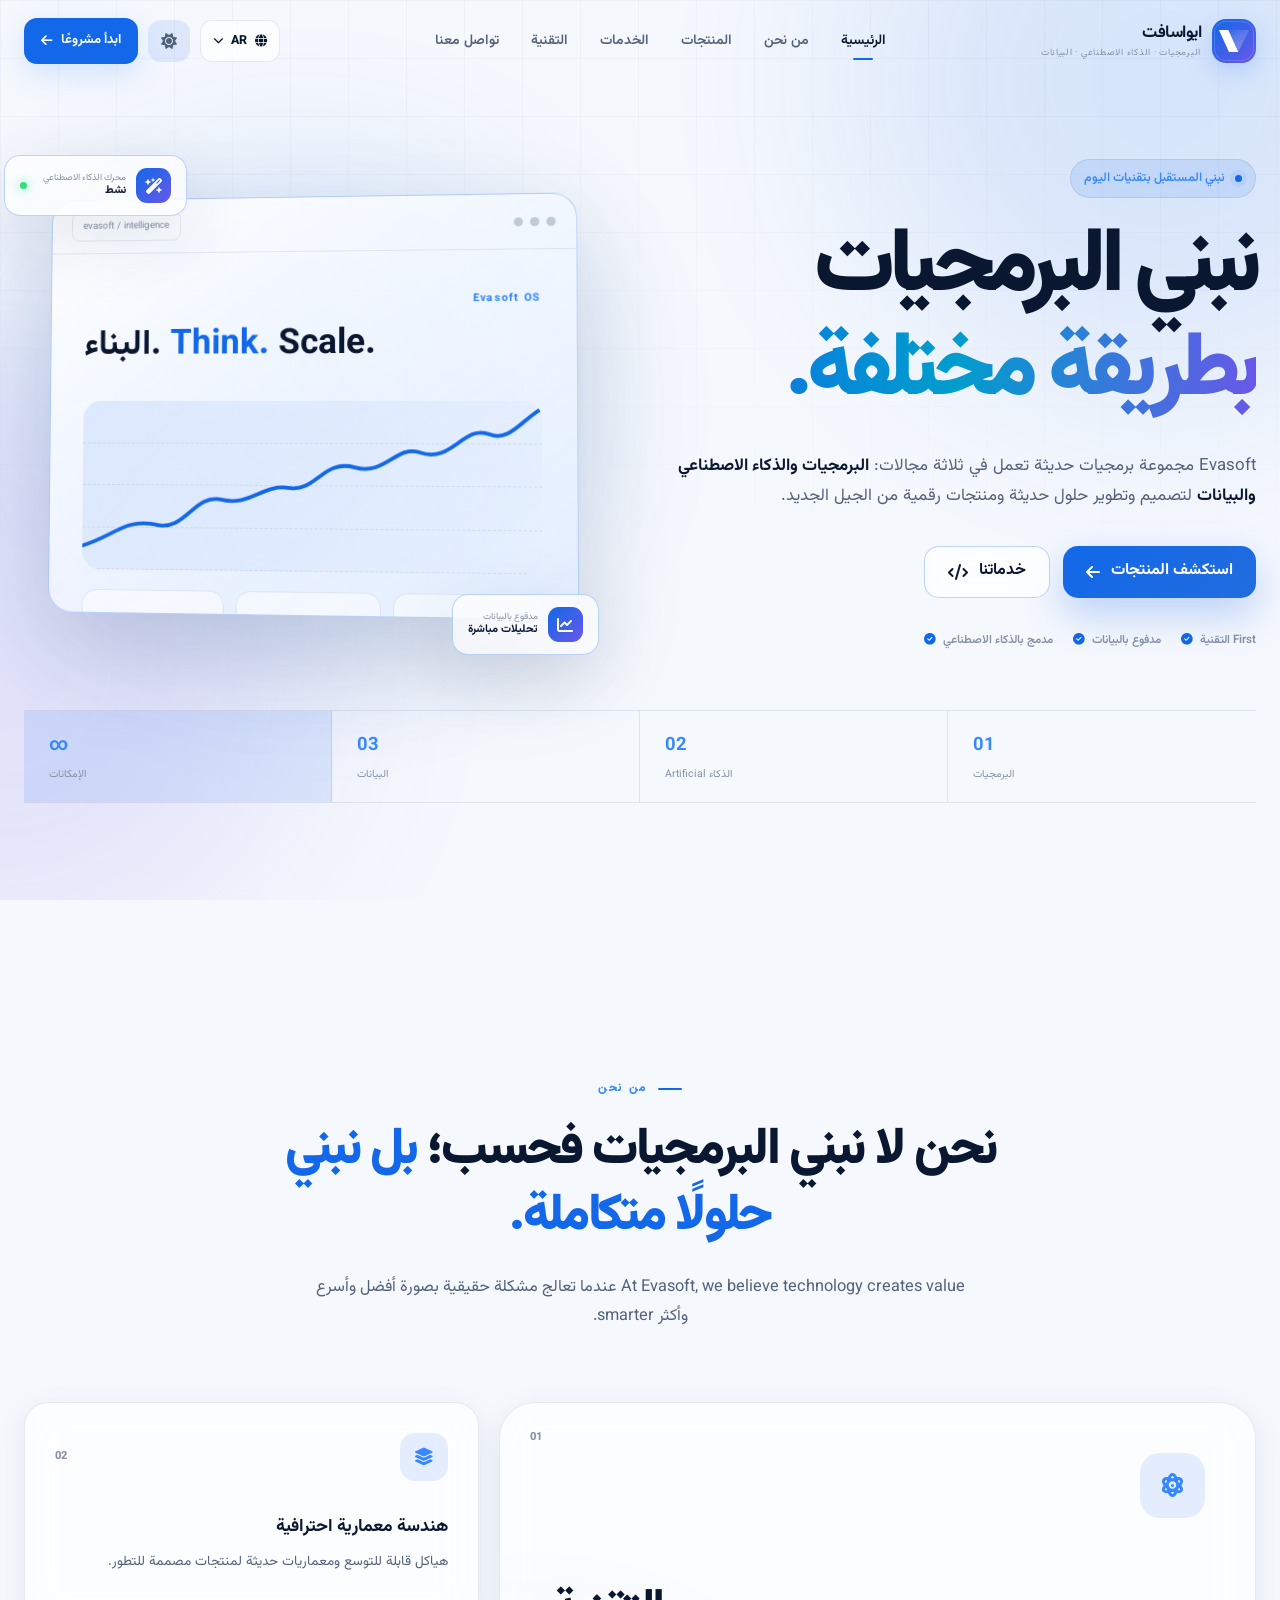
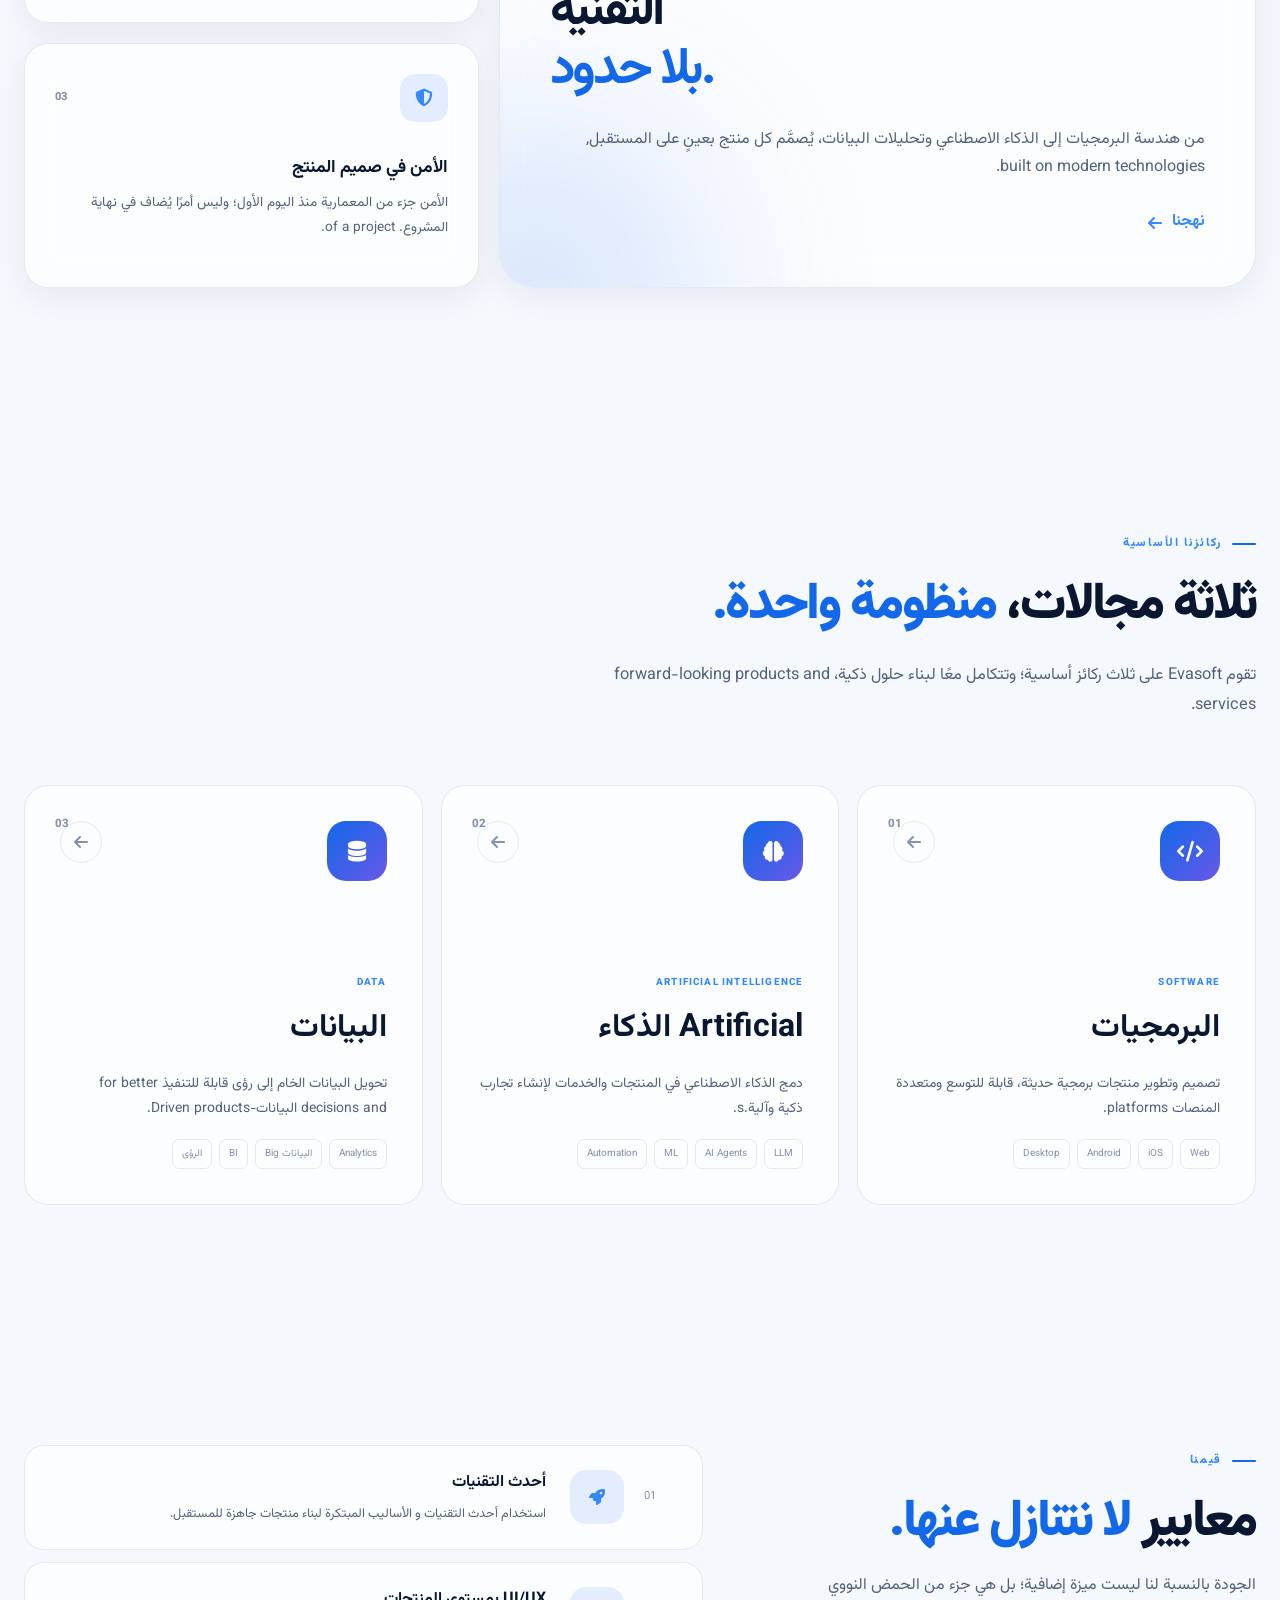
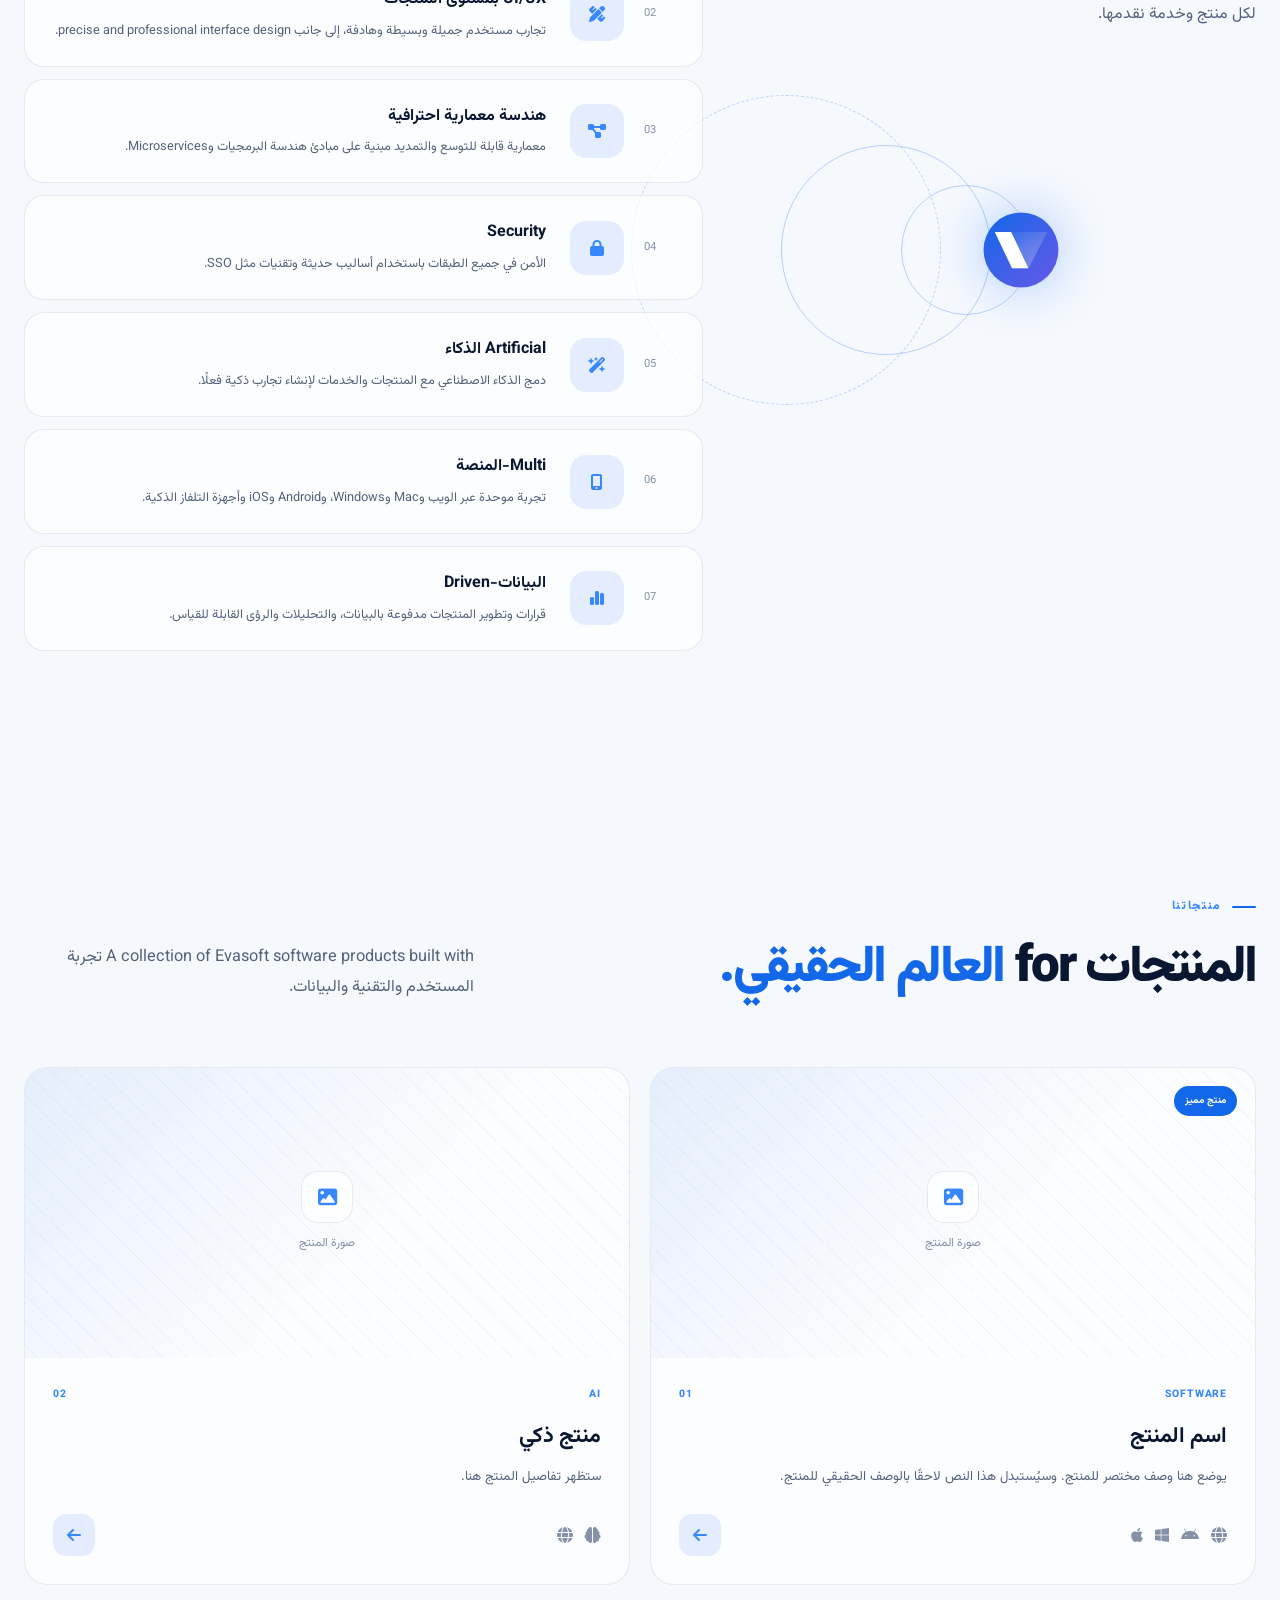
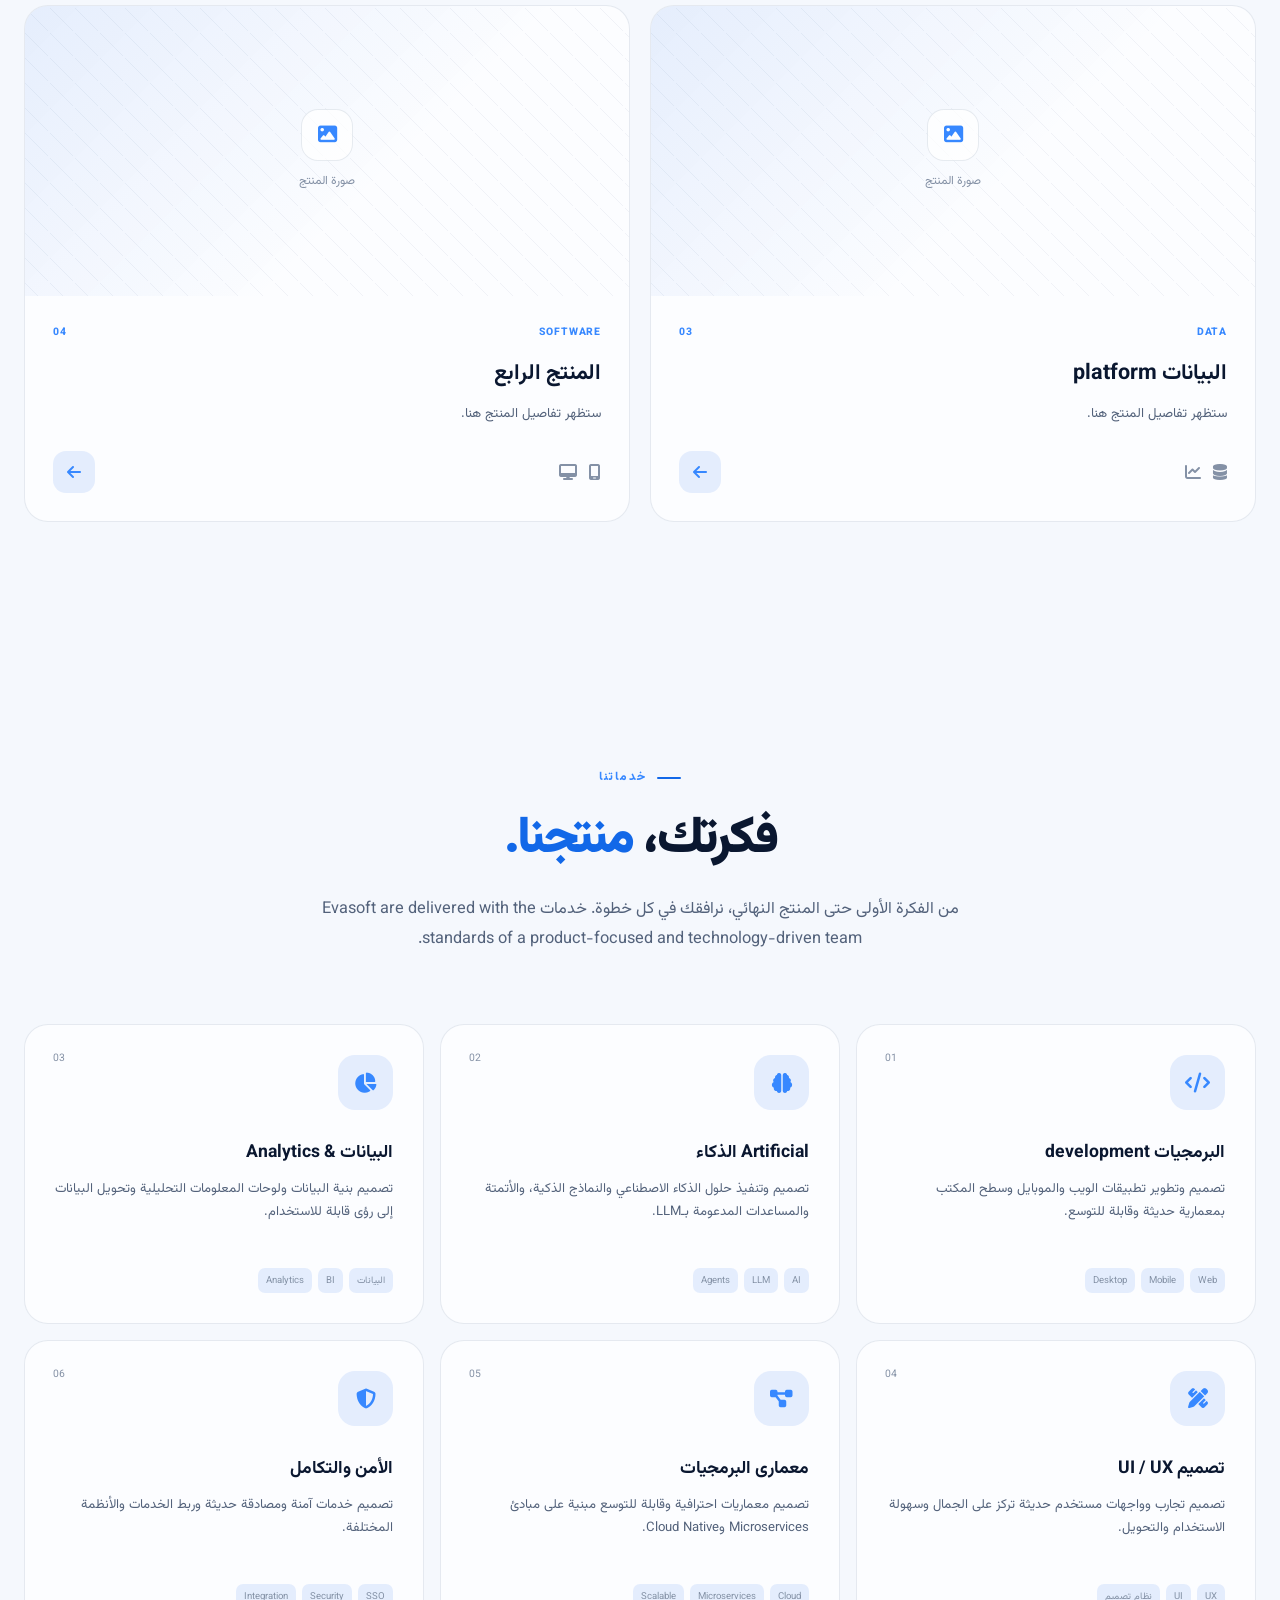
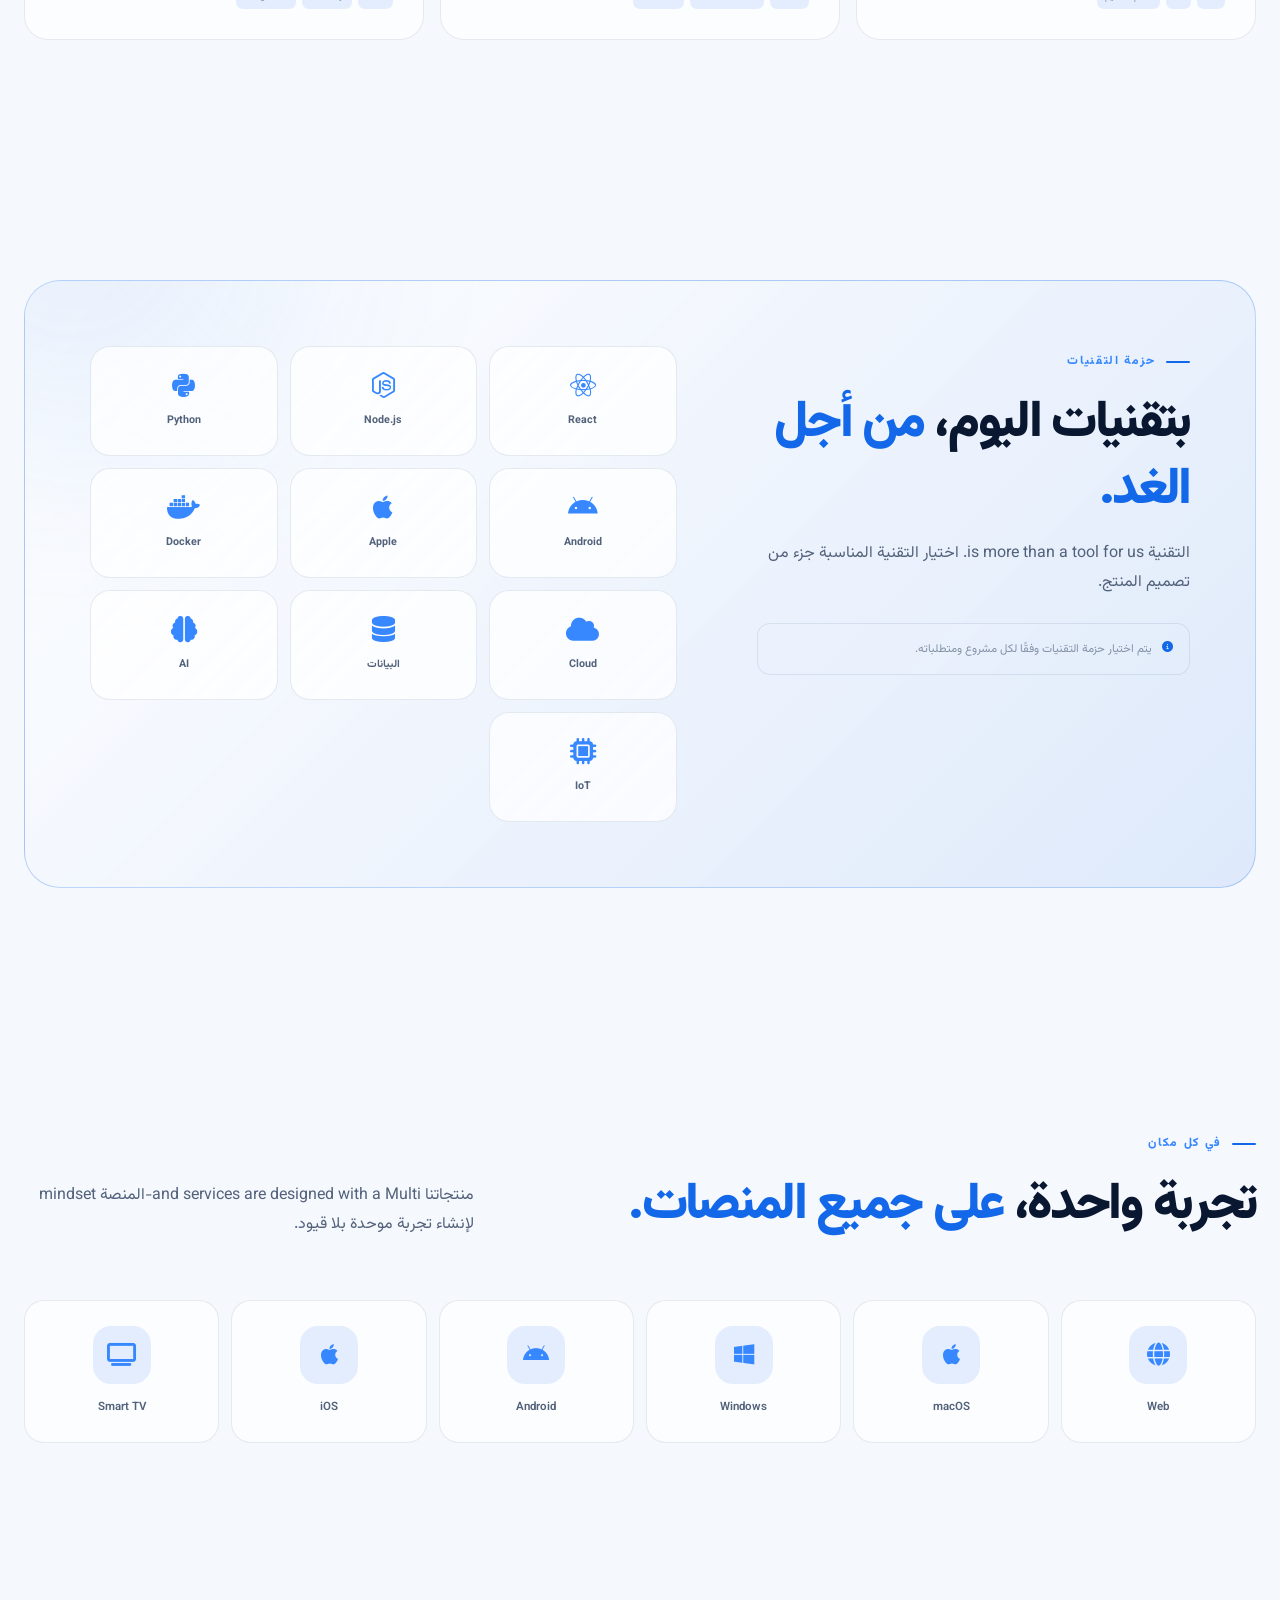
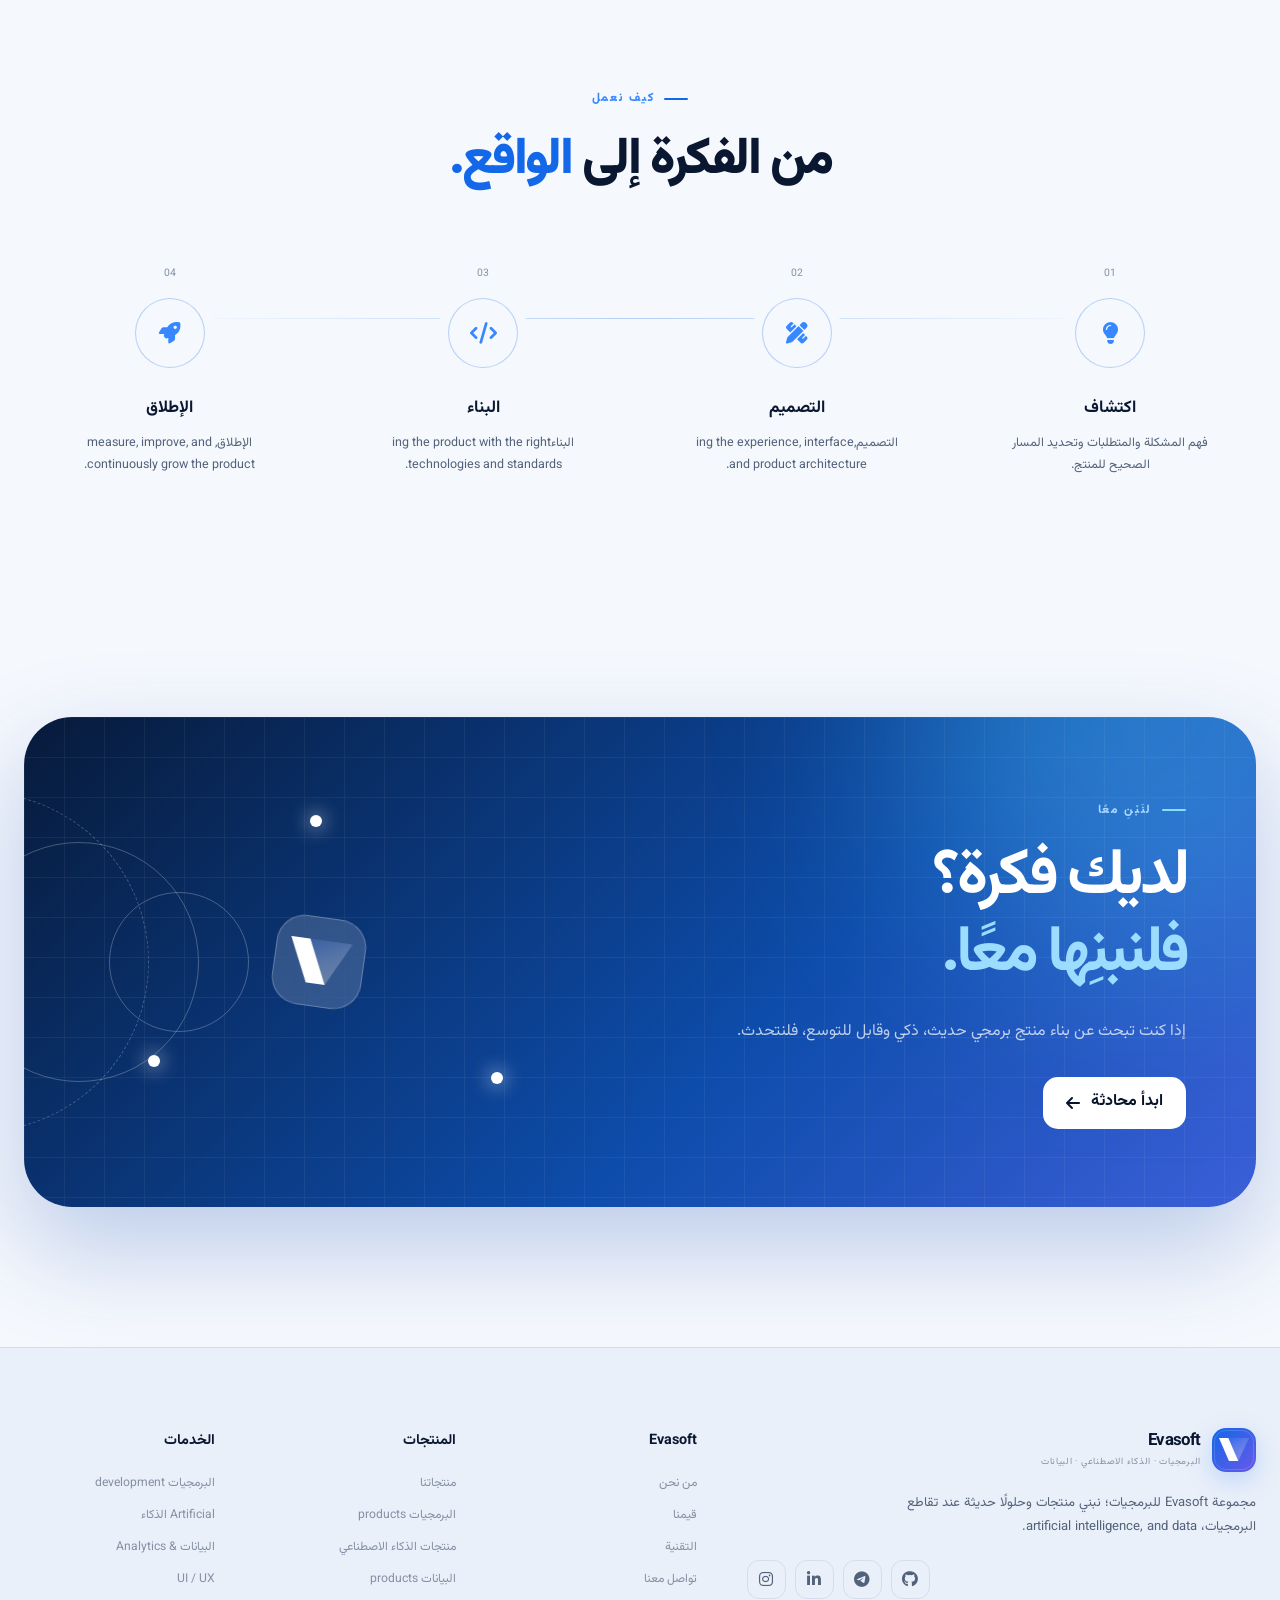
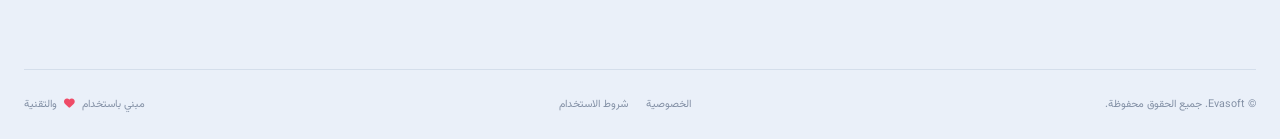
<file: ar/index.html>
<!DOCTYPE html>

<html dir="rtl" lang="ar">

<head>
    <meta charset="utf-8" />
    <meta content="width=device-width, initial-scale=1.0" name="viewport" />
    <title>نبني المستقبل بتقنيات اليوم | ایواسافت</title>
    <meta content="Evasoft; a modern software group focused on البرمجيات والذكاء الاصطناعي والبيانات."
        name="description" />
    <meta content="#07152f" name="theme-color" />
    <link rel="icon" href="../image/logo.svg" type="image/svg+xml">
    <!-- Open Graph -->
    <meta content="Evasoft — البرمجيات, AI &amp; البيانات" property="og:title" />
    <meta content="Modern البرمجيات، AI, and data solutions for building the digital products of tomorrow."
        property="og:description" />
    <meta content="website" property="og:type" />
    <!-- Fonts -->
    <link href="https://fonts.googleapis.com" rel="preconnect" />
    <link crossorigin="" href="https://fonts.gstatic.com" rel="preconnect" />
    <link href="https://fonts.googleapis.com/css2?family=Vazirmatn:wght@300;400;500;600;700;800;900&amp;display=swap"
        rel="stylesheet" />
    <!-- Icons -->
    <link href="https://cdnjs.cloudflare.com/ajax/libs/font-awesome/6.7.2/css/all.min.css" rel="stylesheet" />
    <!-- Main stylesheet -->
    <link href="../style.css" rel="stylesheet" />
    <!-- Prevent theme flash -->
    <script>
        (() => {
            const savedTheme = localStorage.getItem("evasoft-theme");
            const systemDark = window.matchMedia &&
                window.matchMedia("(prefers-color-scheme: dark)").matches;

            const theme = savedTheme || (systemDark ? "dark" : "light");
            document.documentElement.dataset.theme = theme;
        })();
    </script>
    <link href="/en/" rel="canonical" />
    <link href="/" hreflang="fa" rel="alternate" />
    <link href="/en/" hreflang="en" rel="alternate" />
    <link href="/ar/" hreflang="ar" rel="alternate" />
    <link href="/ru/" hreflang="ru" rel="alternate" />
    <link href="/zh/" hreflang="zh" rel="alternate" />
    <link href="/" hreflang="x-default" rel="alternate" />
</head>

<body>
    <!-- =========================================================
         PAGE LOADER
    ========================================================== -->
    <div class="page-loader" id="pageLoader">
        <div class="loader-logo">
            <img alt="Evasoft" class="brand-logo" src="../image/logo.svg" />
        </div>
        <div class="loader-line">
            <span></span>
        </div>
    </div>
    <!-- =========================================================
         BACKGROUND EFFECTS
    ========================================================== -->
    <div aria-hidden="true" class="site-background">
        <div class="background-orb background-orb-1"></div>
        <div class="background-orb background-orb-2"></div>
        <div class="background-grid"></div>
        <div class="background-noise"></div>
    </div>
    <!-- =========================================================
         HEADER
    ========================================================== -->
    <header class="site-header" id="siteHeader">
        <div class="container header-inner">
            <!-- Logo -->
            <a aria-label="Evasoft" class="brand" href="#home">
                <!--
                    جای لوگوی واقعی Evasoft
                    بعداً می‌توانی این بخش را با img جایگزین کنی.
                -->
                <span class="brand-logo-placeholder">
                    <img alt="Evasoft" class="brand-logo" src="../image/logo.svg" />
                </span>
                <span class="brand-content">
                    <strong class="brand-name">ایواسافت</strong>
                    <small class="brand-tagline">البرمجيات · الذكاء الاصطناعي · البيانات</small>
                </span>
            </a>
            <!-- Desktop Navigation -->
            <nav aria-label="Main navigation" class="main-nav">
                <a class="nav-link active" href="#home">
                    <span>الرئيسية</span>
                </a>
                <a class="nav-link" href="#about">
                    <span>من نحن</span>
                </a>
                <a class="nav-link" href="#products">
                    <span>المنتجات</span>
                </a>
                <a class="nav-link" href="#services">
                    <span>الخدمات</span>
                </a>
                <a class="nav-link" href="#technology">
                    <span>التقنية</span>
                </a>
                <a class="nav-link" href="#contact">
                    <span>تواصل معنا</span>
                </a>
            </nav>
            <!-- Header Actions -->
            <div class="header-actions">
                <!-- Language Switcher -->
                <div class="language-switcher">
                    <button aria-expanded="false" aria-label="اختيار اللغة" class="language-toggle" type="button">
                        <i class="fa-solid fa-globe"></i>
                        <span class="language-current">AR</span>
                        <i class="fa-solid fa-chevron-down"></i>
                    </button>
                    <div class="language-menu">
                        <a class="language-option" href="../" hreflang="fa" lang="fa">
                            <span>الفارسية</span>
                            <small>FA</small>
                        </a>
                        <a class="language-option" href="../en/" hreflang="en" lang="en">
                            <span>الإنجليزية</span>
                            <small>EN</small>
                        </a>
                        <a class="language-option active" href="./" hreflang="ar" lang="ar">
                            <span>العربية</span>
                            <small>AR</small>
                        </a>
                        <a class="language-option" href="../ru/" hreflang="ru" lang="ru">
                            <span>Русский</span>
                            <small>RU</small>
                        </a>
                        <a class="language-option" href="../zh/" hreflang="zh" lang="zh">
                            <span>中文</span>
                            <small>ZH</small>
                        </a>
                    </div>
                </div>
                <!-- Theme Toggle -->
                <button aria-label="Toggle theme" class="icon-button theme-toggle" data-theme-toggle="" id="themeToggle"
                    title="Toggle theme" type="button">
                    <i class="fa-solid fa-moon theme-icon-dark"></i>
                    <i class="fa-solid fa-sun theme-icon-light"></i>
                </button>
                <!-- CTA -->
                <a class="header-cta" href="#contact">
                    <span>ابدأ مشروعًا</span>
                    <i class="fa-solid fa-arrow-left"></i>
                </a>
                <!-- Mobile Menu -->
                <button aria-expanded="false" aria-label="Open menu" class="icon-button menu-toggle" id="menuToggle"
                    type="button">
                    <i class="fa-solid fa-bars"></i>
                </button>
            </div>
        </div>
        <!-- Mobile Navigation -->
        <div class="mobile-nav" id="mobileNav">
            <nav aria-label="Mobile navigation">
                <a class="mobile-nav-link" href="#home">
                    <i class="fa-solid fa-house"></i>
                    <span>الرئيسية</span>
                </a>
                <a class="mobile-nav-link" href="#about">
                    <i class="fa-solid fa-building"></i>
                    <span>من نحن</span>
                </a>
                <a class="mobile-nav-link" href="#products">
                    <i class="fa-solid fa-cubes"></i>
                    <span>المنتجات</span>
                </a>
                <a class="mobile-nav-link" href="#services">
                    <i class="fa-solid fa-code"></i>
                    <span>الخدمات</span>
                </a>
                <a class="mobile-nav-link" href="#technology">
                    <i class="fa-solid fa-microchip"></i>
                    <span>التقنية</span>
                </a>
                <a class="mobile-nav-link" href="#contact">
                    <i class="fa-solid fa-paper-plane"></i>
                    <span>تواصل معنا</span>
                </a>
            </nav>
        </div>
    </header>
    <!-- =========================================================
         MAIN
    ========================================================== -->
    <main id="main">
        <!-- =====================================================
             HERO
        ====================================================== -->
        <section class="hero-section section" id="home">
            <div class="hero-glow hero-glow-right"></div>
            <div class="hero-glow hero-glow-left"></div>
            <div class="container hero-container">
                <!-- Hero Content -->
                <div class="hero-content reveal">
                    <div class="eyebrow">
                        <span class="eyebrow-dot"></span>
                        <span>نبني المستقبل بتقنيات اليوم</span>
                    </div>
                    <h1 class="hero-title">
                        <span class="hero-title-line">
                            نبني البرمجيات
                        </span>
                        <span class="hero-title-gradient">
                            بطريقة مختلفة.
                        </span>
                    </h1>
                    <p class="hero-description">
                        Evasoft مجموعة برمجيات حديثة تعمل في ثلاثة مجالات:
                        <strong>البرمجيات والذكاء الاصطناعي والبيانات</strong>
                        لتصميم وتطوير حلول حديثة ومنتجات رقمية من الجيل الجديد.
                    </p>
                    <div class="hero-actions">
                        <a class="button button-primary" href="#products">
                            <span>استكشف المنتجات</span>
                            <i class="fa-solid fa-arrow-left"></i>
                        </a>
                        <a class="button button-secondary" href="#services">
                            <span>خدماتنا</span>
                            <i class="fa-solid fa-code"></i>
                        </a>
                    </div>
                    <div class="hero-trust">
                        <div class="hero-trust-item">
                            <i class="fa-solid fa-circle-check"></i>
                            <span>التقنية First</span>
                        </div>
                        <div class="hero-trust-item">
                            <i class="fa-solid fa-circle-check"></i>
                            <span>مدفوع بالبيانات</span>
                        </div>
                        <div class="hero-trust-item">
                            <i class="fa-solid fa-circle-check"></i>
                            <span>مدمج بالذكاء الاصطناعي</span>
                        </div>
                    </div>
                </div>
                <!-- Hero Visual -->
                <div class="hero-visual reveal reveal-delay-2">
                    <div class="hero-visual-glow"></div>
                    <div class="hero-dashboard">
                        <div class="dashboard-topbar">
                            <div class="window-dots">
                                <span></span>
                                <span></span>
                                <span></span>
                            </div>
                            <div class="dashboard-address">
                                evasoft / intelligence
                            </div>
                        </div>
                        <div class="dashboard-content">
                            <div class="dashboard-heading">
                                <span class="dashboard-label">Evasoft OS</span>
                                <h3>
                                    البناء.
                                    <span>Think.</span>
                                    Scale.
                                </h3>
                            </div>
                            <div class="dashboard-chart">
                                <div class="chart-grid">
                                    <span></span>
                                    <span></span>
                                    <span></span>
                                    <span></span>
                                </div>
                                <svg aria-hidden="true" class="chart-line" preserveaspectratio="none"
                                    viewbox="0 0 500 180">
                                    <defs>
                                        <lineargradient id="chartGradient" x1="0%" x2="100%" y1="0%" y2="0%">
                                            <stop offset="0%"></stop>
                                            <stop offset="100%"></stop>
                                        </lineargradient>
                                    </defs>
                                    <path d="M0 155
                                           C35 145 48 125 82 132
                                           C115 140 124 98 155 105
                                           C185 112 201 88 228 92
                                           C258 97 266 61 300 70
                                           C333 79 345 46 370 54
                                           C405 66 417 24 445 35
                                           C465 43 478 21 500 8"></path>
                                </svg>
                            </div>
                            <div class="dashboard-metrics">
                                <div class="metric-card">
                                    <span>AI</span>
                                    <strong>98.4%</strong>
                                    <small>الذكاء</small>
                                </div>
                                <div class="metric-card">
                                    <span>DATA</span>
                                    <strong>24.8K</strong>
                                    <small>الرؤى</small>
                                </div>
                                <div class="metric-card">
                                    <span>CORE</span>
                                    <strong>99.9%</strong>
                                    <small>الموثوقية</small>
                                </div>
                            </div>
                        </div>
                    </div>
                    <!-- Floating Cards -->
                    <div class="floating-card floating-card-ai">
                        <div class="floating-icon">
                            <i class="fa-solid fa-wand-magic-sparkles"></i>
                        </div>
                        <div>
                            <span>محرك الذكاء الاصطناعي</span>
                            <strong>نشط</strong>
                        </div>
                        <span class="status-dot"></span>
                    </div>
                    <div class="floating-card floating-card-data">
                        <div class="floating-icon">
                            <i class="fa-solid fa-chart-line"></i>
                        </div>
                        <div>
                            <span>مدفوع بالبيانات</span>
                            <strong>تحليلات مباشرة</strong>
                        </div>
                    </div>
                </div>
            </div>
            <!-- Hero bottom stats -->
            <div class="container hero-stats-container">
                <div class="hero-stats">
                    <div class="hero-stat">
                        <strong>01</strong>
                        <span>البرمجيات</span>
                    </div>
                    <div class="hero-stat">
                        <strong>02</strong>
                        <span>Artificial الذكاء</span>
                    </div>
                    <div class="hero-stat">
                        <strong>03</strong>
                        <span>البيانات</span>
                    </div>
                    <div class="hero-stat hero-stat-highlight">
                        <strong>∞</strong>
                        <span>الإمكانات</span>
                    </div>
                </div>
            </div>
        </section>
        <!-- =====================================================
             ABOUT / INTRO
        ====================================================== -->
        <section class="about-section section" id="about">
            <div class="container">
                <div class="section-heading centered reveal">
                    <div class="section-kicker">
                        <span>من نحن</span>
                    </div>
                    <h2 class="section-title">
                        نحن لا نبني البرمجيات فحسب؛
                        <span>بل نبني حلولًا متكاملة.</span>
                    </h2>
                    <p class="section-description">
                        At Evasoft, we believe technology creates value
                        عندما تعالج مشكلة حقيقية بصورة أفضل وأسرع وأكثر smarter.
                    </p>
                </div>
                <div class="about-grid">
                    <div class="about-main-card reveal">
                        <div class="about-card-number">01</div>
                        <div class="about-card-icon">
                            <i class="fa-solid fa-atom"></i>
                        </div>
                        <h3>
                            التقنية<br />
                            <span>بلا حدود.</span>
                        </h3>
                        <p>
                            من هندسة البرمجيات إلى الذكاء الاصطناعي وتحليلات البيانات،
                            يُصمَّم كل منتج بعينٍ على المستقبل, built on
                            modern technologies.
                        </p>
                        <a class="text-link" href="#values">
                            <span>نهجنا</span>
                            <i class="fa-solid fa-arrow-left"></i>
                        </a>
                    </div>
                    <div class="about-side-cards">
                        <article class="about-small-card reveal reveal-delay-1">
                            <div class="small-card-top">
                                <span class="small-card-icon">
                                    <i class="fa-solid fa-layer-group"></i>
                                </span>
                                <span class="small-card-number">02</span>
                            </div>
                            <h3>هندسة معمارية احترافية</h3>
                            <p>
                                هياكل قابلة للتوسع ومعماريات حديثة
                                لمنتجات مصممة للتطور.
                            </p>
                        </article>
                        <article class="about-small-card reveal reveal-delay-2">
                            <div class="small-card-top">
                                <span class="small-card-icon">
                                    <i class="fa-solid fa-shield-halved"></i>
                                </span>
                                <span class="small-card-number">03</span>
                            </div>
                            <h3>الأمن في صميم المنتج</h3>
                            <p>
                                الأمن جزء من المعمارية منذ اليوم الأول؛
                                وليس أمرًا يُضاف في نهاية المشروع. of a project.
                            </p>
                        </article>
                    </div>
                </div>
            </div>
        </section>
        <!-- =====================================================
             THREE PILLARS
        ====================================================== -->
        <section class="pillars-section section" id="pillars">
            <div class="container">
                <div class="section-heading reveal">
                    <div class="section-kicker">
                        <span>ركائزنا الأساسية</span>
                    </div>
                    <h2 class="section-title">
                        ثلاثة مجالات،
                        <span>منظومة واحدة.</span>
                    </h2>
                    <p class="section-description">
                        تقوم Evasoft على ثلاث ركائز أساسية؛
                        وتتكامل معًا لبناء حلول ذكية،
                        forward-looking products and services.
                    </p>
                </div>
                <div class="pillars-grid">
                    <!-- البرمجيات -->
                    <article class="pillar-card pillar-software reveal">
                        <div class="pillar-number">01</div>
                        <div class="pillar-icon">
                            <i class="fa-solid fa-code"></i>
                        </div>
                        <div class="pillar-content">
                            <span class="pillar-label">SOFTWARE</span>
                            <h3>البرمجيات</h3>
                            <p>
                                تصميم وتطوير منتجات برمجية حديثة،
                                قابلة للتوسع ومتعددة المنصات platforms.
                            </p>
                            <div class="pillar-tags">
                                <span>Web</span>
                                <span>iOS</span>
                                <span>Android</span>
                                <span>Desktop</span>
                            </div>
                        </div>
                        <div class="pillar-arrow">
                            <i class="fa-solid fa-arrow-left"></i>
                        </div>
                    </article>
                    <!-- AI -->
                    <article class="pillar-card pillar-ai reveal reveal-delay-1">
                        <div class="pillar-number">02</div>
                        <div class="pillar-icon">
                            <i class="fa-solid fa-brain"></i>
                        </div>
                        <div class="pillar-content">
                            <span class="pillar-label">ARTIFICIAL INTELLIGENCE</span>
                            <h3>Artificial الذكاء</h3>
                            <p>
                                دمج الذكاء الاصطناعي في المنتجات والخدمات
                                لإنشاء تجارب ذكية وآلية.s.
                            </p>
                            <div class="pillar-tags">
                                <span>LLM</span>
                                <span>AI Agents</span>
                                <span>ML</span>
                                <span>Automation</span>
                            </div>
                        </div>
                        <div class="pillar-arrow">
                            <i class="fa-solid fa-arrow-left"></i>
                        </div>
                    </article>
                    <!-- البيانات -->
                    <article class="pillar-card pillar-data reveal reveal-delay-2">
                        <div class="pillar-number">03</div>
                        <div class="pillar-icon">
                            <i class="fa-solid fa-database"></i>
                        </div>
                        <div class="pillar-content">
                            <span class="pillar-label">DATA</span>
                            <h3>البيانات</h3>
                            <p>
                                تحويل البيانات الخام إلى رؤى قابلة للتنفيذ
                                for better decisions and البيانات-Driven products.
                            </p>
                            <div class="pillar-tags">
                                <span>Analytics</span>
                                <span>Big البيانات</span>
                                <span>BI</span>
                                <span>الرؤى</span>
                            </div>
                        </div>
                        <div class="pillar-arrow">
                            <i class="fa-solid fa-arrow-left"></i>
                        </div>
                    </article>
                </div>
            </div>
        </section>
        <!-- =====================================================
             VALUES
        ====================================================== -->
        <section class="values-section section" id="values">
            <div class="container">
                <div class="values-layout">
                    <div class="values-intro reveal">
                        <div class="section-kicker">
                            <span>قيمنا</span>
                        </div>
                        <h2 class="section-title">
                            معايير
                            <span>لا نتنازل عنها.</span>
                        </h2>
                        <p>
                            الجودة بالنسبة لنا ليست ميزة إضافية؛
                            بل هي جزء من الحمض النووي لكل منتج وخدمة نقدمها.
                        </p>
                        <div aria-hidden="true" class="values-orbit">
                            <div class="orbit orbit-1"></div>
                            <div class="orbit orbit-2"></div>
                            <div class="orbit orbit-3"></div>
                            <div class="orbit-core">
                                <img alt="Evasoft" class="brand-logo" src="../image/logo.svg" />
                            </div>
                        </div>
                    </div>
                    <div class="values-list">
                        <article class="value-item reveal">
                            <span class="value-number">01</span>
                            <div class="value-icon">
                                <i class="fa-solid fa-rocket"></i>
                            </div>
                            <div class="value-content">
                                <h3>أحدث التقنيات</h3>
                                <p>
                                    استخدام أحدث التقنيات و
                                    الأساليب المبتكرة لبناء منتجات جاهزة للمستقبل.
                                </p>
                            </div>
                        </article>
                        <article class="value-item reveal">
                            <span class="value-number">02</span>
                            <div class="value-icon">
                                <i class="fa-solid fa-pen-ruler"></i>
                            </div>
                            <div class="value-content">
                                <h3>UI/UX بمستوى المنتجات</h3>
                                <p>
                                    تجارب مستخدم جميلة وبسيطة وهادفة، إلى جانب
                                    precise and professional interface design.
                                </p>
                            </div>
                        </article>
                        <article class="value-item reveal">
                            <span class="value-number">03</span>
                            <div class="value-icon">
                                <i class="fa-solid fa-diagram-project"></i>
                            </div>
                            <div class="value-content">
                                <h3>هندسة معمارية احترافية</h3>
                                <p>
                                    معمارية قابلة للتوسع والتمديد مبنية على
                                    مبادئ هندسة البرمجيات وMicroservices.
                                </p>
                            </div>
                        </article>
                        <article class="value-item reveal">
                            <span class="value-number">04</span>
                            <div class="value-icon">
                                <i class="fa-solid fa-lock"></i>
                            </div>
                            <div class="value-content">
                                <h3>Security</h3>
                                <p>
                                    الأمن في جميع الطبقات باستخدام أساليب حديثة
                                    وتقنيات مثل SSO.
                                </p>
                            </div>
                        </article>
                        <article class="value-item reveal">
                            <span class="value-number">05</span>
                            <div class="value-icon">
                                <i class="fa-solid fa-wand-magic-sparkles"></i>
                            </div>
                            <div class="value-content">
                                <h3>Artificial الذكاء</h3>
                                <p>
                                    دمج الذكاء الاصطناعي مع المنتجات والخدمات لإنشاء
                                    تجارب ذكية فعلًا.
                                </p>
                            </div>
                        </article>
                        <article class="value-item reveal">
                            <span class="value-number">06</span>
                            <div class="value-icon">
                                <i class="fa-solid fa-mobile-screen-button"></i>
                            </div>
                            <div class="value-content">
                                <h3>Multi-المنصة</h3>
                                <p>
                                    تجربة موحدة عبر الويب وMac وWindows،
                                    وAndroid وiOS وأجهزة التلفاز الذكية.
                                </p>
                            </div>
                        </article>
                        <article class="value-item reveal">
                            <span class="value-number">07</span>
                            <div class="value-icon">
                                <i class="fa-solid fa-chart-simple"></i>
                            </div>
                            <div class="value-content">
                                <h3>البيانات-Driven</h3>
                                <p>
                                    قرارات وتطوير المنتجات مدفوعة بالبيانات،
                                    والتحليلات والرؤى القابلة للقياس.
                                </p>
                            </div>
                        </article>
                    </div>
                </div>
            </div>
        </section>
        <!-- =====================================================
             PRODUCTS
        ====================================================== -->
        <section class="products-section section" id="products">
            <div class="container">
                <div class="section-heading products-heading reveal">
                    <div>
                        <div class="section-kicker">
                            <span>منتجاتنا</span>
                        </div>
                        <h2 class="section-title">
                            المنتجات for
                            <span>العالم الحقيقي.</span>
                        </h2>
                    </div>
                    <p class="section-description">
                        A collection of Evasoft software products built with
                        تجربة المستخدم والتقنية والبيانات.
                    </p>
                </div>
                <div class="products-grid">
                    <!-- Product 01 -->
                    <article class="product-card product-card-featured reveal">
                        <div class="product-image placeholder-image">
                            <div class="placeholder-pattern"></div>
                            <div class="placeholder-content">
                                <span class="placeholder-icon">
                                    <i class="fa-solid fa-image"></i>
                                </span>
                                <span>
                                    صورة المنتج
                                </span>
                            </div>
                            <span class="product-badge">
                                منتج مميز
                            </span>
                        </div>
                        <div class="product-body">
                            <div class="product-meta">
                                <span>SOFTWARE</span>
                                <span>01</span>
                            </div>
                            <h3>اسم المنتج</h3>
                            <p>
                                يوضع هنا وصف مختصر للمنتج.
                                وسيُستبدل هذا النص لاحقًا بالوصف الحقيقي للمنتج.
                            </p>
                            <div class="product-footer">
                                <div class="product-platforms">
                                    <i class="fa-brands fa-apple"></i>
                                    <i class="fa-brands fa-windows"></i>
                                    <i class="fa-brands fa-android"></i>
                                    <i class="fa-solid fa-globe"></i>
                                </div>
                                <a aria-label="View product" class="product-link" href="#">
                                    <i class="fa-solid fa-arrow-left"></i>
                                </a>
                            </div>
                        </div>
                    </article>
                    <!-- Product 02 -->
                    <article class="product-card reveal reveal-delay-1">
                        <div class="product-image placeholder-image">
                            <div class="placeholder-pattern"></div>
                            <div class="placeholder-content">
                                <span class="placeholder-icon">
                                    <i class="fa-solid fa-image"></i>
                                </span>
                                <span>صورة المنتج</span>
                            </div>
                        </div>
                        <div class="product-body">
                            <div class="product-meta">
                                <span>AI</span>
                                <span>02</span>
                            </div>
                            <h3>منتج ذكي</h3>
                            <p>
                                ستظهر تفاصيل المنتج هنا.
                            </p>
                            <div class="product-footer">
                                <div class="product-platforms">
                                    <i class="fa-solid fa-globe"></i>
                                    <i class="fa-solid fa-brain"></i>
                                </div>
                                <a aria-label="View product" class="product-link" href="#">
                                    <i class="fa-solid fa-arrow-left"></i>
                                </a>
                            </div>
                        </div>
                    </article>
                    <!-- Product 03 -->
                    <article class="product-card reveal reveal-delay-2">
                        <div class="product-image placeholder-image">
                            <div class="placeholder-pattern"></div>
                            <div class="placeholder-content">
                                <span class="placeholder-icon">
                                    <i class="fa-solid fa-image"></i>
                                </span>
                                <span>صورة المنتج</span>
                            </div>
                        </div>
                        <div class="product-body">
                            <div class="product-meta">
                                <span>DATA</span>
                                <span>03</span>
                            </div>
                            <h3>البيانات platform</h3>
                            <p>
                                ستظهر تفاصيل المنتج هنا.
                            </p>
                            <div class="product-footer">
                                <div class="product-platforms">
                                    <i class="fa-solid fa-chart-line"></i>
                                    <i class="fa-solid fa-database"></i>
                                </div>
                                <a aria-label="View product" class="product-link" href="#">
                                    <i class="fa-solid fa-arrow-left"></i>
                                </a>
                            </div>
                        </div>
                    </article>
                    <!-- Product 04 -->
                    <article class="product-card reveal reveal-delay-3">
                        <div class="product-image placeholder-image">
                            <div class="placeholder-pattern"></div>
                            <div class="placeholder-content">
                                <span class="placeholder-icon">
                                    <i class="fa-solid fa-image"></i>
                                </span>
                                <span>صورة المنتج</span>
                            </div>
                        </div>
                        <div class="product-body">
                            <div class="product-meta">
                                <span>SOFTWARE</span>
                                <span>04</span>
                            </div>
                            <h3>المنتج الرابع</h3>
                            <p>
                                ستظهر تفاصيل المنتج هنا.
                            </p>
                            <div class="product-footer">
                                <div class="product-platforms">
                                    <i class="fa-solid fa-desktop"></i>
                                    <i class="fa-solid fa-mobile-screen"></i>
                                </div>
                                <a aria-label="View product" class="product-link" href="#">
                                    <i class="fa-solid fa-arrow-left"></i>
                                </a>
                            </div>
                        </div>
                    </article>
                </div>
            </div>
        </section>
        <!-- =====================================================
             SERVICES
        ====================================================== -->
        <section class="services-section section" id="services">
            <div class="container">
                <div class="section-heading centered reveal">
                    <div class="section-kicker">
                        <span>خدماتنا</span>
                    </div>
                    <h2 class="section-title">
                        فكرتك،
                        <span>منتجنا.</span>
                    </h2>
                    <p class="section-description">
                        من الفكرة الأولى حتى المنتج النهائي، نرافقك في كل خطوة.
                        خدمات Evasoft are delivered with the standards of a product-focused
                        and technology-driven team.
                    </p>
                </div>
                <div class="services-grid">
                    <article class="service-card reveal">
                        <div class="service-number">01</div>
                        <div class="service-icon">
                            <i class="fa-solid fa-code"></i>
                        </div>
                        <h3>البرمجيات development</h3>
                        <p>
                            تصميم وتطوير تطبيقات الويب والموبايل وسطح المكتب
                            بمعمارية حديثة وقابلة للتوسع.
                        </p>
                        <div class="service-tags">
                            <span>Web</span>
                            <span>Mobile</span>
                            <span>Desktop</span>
                        </div>
                    </article>
                    <article class="service-card reveal reveal-delay-1">
                        <div class="service-number">02</div>
                        <div class="service-icon">
                            <i class="fa-solid fa-brain"></i>
                        </div>
                        <h3>Artificial الذكاء</h3>
                        <p>
                            تصميم وتنفيذ حلول الذكاء الاصطناعي والنماذج الذكية،
                            والأتمتة والمساعدات المدعومة بـLLM.
                        </p>
                        <div class="service-tags">
                            <span>AI</span>
                            <span>LLM</span>
                            <span>Agents</span>
                        </div>
                    </article>
                    <article class="service-card reveal reveal-delay-2">
                        <div class="service-number">03</div>
                        <div class="service-icon">
                            <i class="fa-solid fa-chart-pie"></i>
                        </div>
                        <h3>البيانات &amp; Analytics</h3>
                        <p>
                            تصميم بنية البيانات ولوحات المعلومات التحليلية وتحويل
                            البيانات إلى رؤى قابلة للاستخدام.
                        </p>
                        <div class="service-tags">
                            <span>البيانات</span>
                            <span>BI</span>
                            <span>Analytics</span>
                        </div>
                    </article>
                    <article class="service-card reveal">
                        <div class="service-number">04</div>
                        <div class="service-icon">
                            <i class="fa-solid fa-pen-ruler"></i>
                        </div>
                        <h3>تصميم UI / UX</h3>
                        <p>
                            تصميم تجارب وواجهات مستخدم حديثة تركز على
                            الجمال وسهولة الاستخدام والتحويل.
                        </p>
                        <div class="service-tags">
                            <span>UX</span>
                            <span>UI</span>
                            <span>نظام تصميم</span>
                        </div>
                    </article>
                    <article class="service-card reveal reveal-delay-1">
                        <div class="service-number">05</div>
                        <div class="service-icon">
                            <i class="fa-solid fa-diagram-project"></i>
                        </div>
                        <h3>معماری البرمجيات</h3>
                        <p>
                            تصميم معماريات احترافية وقابلة للتوسع مبنية على
                            مبادئ Microservices وCloud Native.
                        </p>
                        <div class="service-tags">
                            <span>Cloud</span>
                            <span>Microservices</span>
                            <span>Scalable</span>
                        </div>
                    </article>
                    <article class="service-card reveal reveal-delay-2">
                        <div class="service-number">06</div>
                        <div class="service-icon">
                            <i class="fa-solid fa-shield-halved"></i>
                        </div>
                        <h3>الأمن والتكامل</h3>
                        <p>
                            تصميم خدمات آمنة ومصادقة حديثة وربط
                            الخدمات والأنظمة المختلفة.
                        </p>
                        <div class="service-tags">
                            <span>SSO</span>
                            <span>Security</span>
                            <span>Integration</span>
                        </div>
                    </article>
                </div>
            </div>
        </section>
        <!-- =====================================================
             TECHNOLOGY
        ====================================================== -->
        <section class="technology-section section" id="technology">
            <div class="container">
                <div class="technology-card reveal">
                    <div class="technology-content">
                        <div class="section-kicker">
                            <span>حزمة التقنيات</span>
                        </div>
                        <h2 class="section-title">
                            بتقنيات اليوم،
                            <span>من أجل الغد.</span>
                        </h2>
                        <p>
                            التقنية is more than a tool for us.
                            اختيار التقنية المناسبة جزء من تصميم المنتج.
                        </p>
                        <div class="technology-note">
                            <i class="fa-solid fa-circle-info"></i>
                            <span>
                                يتم اختيار حزمة التقنيات وفقًا لكل مشروع ومتطلباته.

                            </span>
                        </div>
                    </div>
                    <div class="technology-stack">
                        <div class="tech-item">
                            <i class="fa-brands fa-react"></i>
                            <span>React</span>
                        </div>
                        <div class="tech-item">
                            <i class="fa-brands fa-node-js"></i>
                            <span>Node.js</span>
                        </div>
                        <div class="tech-item">
                            <i class="fa-brands fa-python"></i>
                            <span>Python</span>
                        </div>
                        <div class="tech-item">
                            <i class="fa-brands fa-android"></i>
                            <span>Android</span>
                        </div>
                        <div class="tech-item">
                            <i class="fa-brands fa-apple"></i>
                            <span>Apple</span>
                        </div>
                        <div class="tech-item">
                            <i class="fa-brands fa-docker"></i>
                            <span>Docker</span>
                        </div>
                        <div class="tech-item">
                            <i class="fa-solid fa-cloud"></i>
                            <span>Cloud</span>
                        </div>
                        <div class="tech-item">
                            <i class="fa-solid fa-database"></i>
                            <span>البيانات</span>
                        </div>
                        <div class="tech-item">
                            <i class="fa-solid fa-brain"></i>
                            <span>AI</span>
                        </div>
                        <div class="tech-item">
                            <i class="fa-solid fa-microchip"></i>
                            <span>IoT</span>
                        </div>
                    </div>
                </div>
            </div>
        </section>
        <!-- =====================================================
             MULTI PLATFORM
        ====================================================== -->
        <section class="platform-section section">
            <div class="container">
                <div class="platform-header reveal">
                    <div>
                        <div class="section-kicker">
                            <span>في كل مكان</span>
                        </div>
                        <h2 class="section-title">
                            تجربة واحدة،
                            <span>على جميع المنصات.</span>
                        </h2>
                    </div>
                    <p>
                        منتجاتنا and services are designed with a Multi-المنصة mindset
                        لإنشاء تجربة موحدة بلا قيود.
                    </p>
                </div>
                <div class="platforms-showcase reveal">
                    <div class="platform-item">
                        <div class="platform-icon">
                            <i class="fa-solid fa-globe"></i>
                        </div>
                        <span>Web</span>
                    </div>
                    <div class="platform-item">
                        <div class="platform-icon">
                            <i class="fa-brands fa-apple"></i>
                        </div>
                        <span>macOS</span>
                    </div>
                    <div class="platform-item">
                        <div class="platform-icon">
                            <i class="fa-brands fa-windows"></i>
                        </div>
                        <span>Windows</span>
                    </div>
                    <div class="platform-item">
                        <div class="platform-icon">
                            <i class="fa-brands fa-android"></i>
                        </div>
                        <span>Android</span>
                    </div>
                    <div class="platform-item">
                        <div class="platform-icon">
                            <i class="fa-brands fa-apple"></i>
                        </div>
                        <span>iOS</span>
                    </div>
                    <div class="platform-item">
                        <div class="platform-icon">
                            <i class="fa-solid fa-tv"></i>
                        </div>
                        <span>Smart TV</span>
                    </div>
                </div>
            </div>
        </section>
        <!-- =====================================================
             PROCESS
        ====================================================== -->
        <section class="process-section section">
            <div class="container">
                <div class="section-heading centered reveal">
                    <div class="section-kicker">
                        <span>كيف نعمل</span>
                    </div>
                    <h2 class="section-title">
                        من الفكرة إلى
                        <span>الواقع.</span>
                    </h2>
                </div>
                <div class="process-grid">
                    <article class="process-step reveal">
                        <div class="process-number">01</div>
                        <div class="process-icon">
                            <i class="fa-solid fa-lightbulb"></i>
                        </div>
                        <h3>اكتشاف</h3>
                        <p>
                            فهم المشكلة والمتطلبات وتحديد المسار الصحيح للمنتج.
                        </p>
                    </article>
                    <article class="process-step reveal reveal-delay-1">
                        <div class="process-number">02</div>
                        <div class="process-icon">
                            <i class="fa-solid fa-pen-ruler"></i>
                        </div>
                        <h3>التصميم</h3>
                        <p>
                            التصميمing the experience, interface, and product architecture.
                        </p>
                    </article>
                    <article class="process-step reveal reveal-delay-2">
                        <div class="process-number">03</div>
                        <div class="process-icon">
                            <i class="fa-solid fa-code"></i>
                        </div>
                        <h3>البناء</h3>
                        <p>
                            البناءing the product with the right technologies and standards.
                        </p>
                    </article>
                    <article class="process-step reveal reveal-delay-3">
                        <div class="process-number">04</div>
                        <div class="process-icon">
                            <i class="fa-solid fa-rocket"></i>
                        </div>
                        <h3>الإطلاق</h3>
                        <p>
                            الإطلاق, measure, improve, and continuously grow the product.
                        </p>
                    </article>
                </div>
            </div>
        </section>
        <!-- =====================================================
             CTA
        ====================================================== -->
        <section class="cta-section section" id="contact">
            <div class="container">
                <div class="cta-card reveal">
                    <div class="cta-glow"></div>
                    <div class="cta-grid-pattern"></div>
                    <div class="cta-content">
                        <div class="section-kicker">
                            <span>لنَبْنِ معًا</span>
                        </div>
                        <h2>
                            لديك فكرة؟
                            <br />
                            <span>فلنبنِها معًا.</span>
                        </h2>
                        <p>
                            إذا كنت تبحث عن بناء منتج برمجي حديث،
                            ذكي وقابل للتوسع، فلنتحدث.
                        </p>
                        <a class="button button-light" href="mailto:hello@evasoft.ir">
                            <span>ابدأ محادثة</span>
                            <i class="fa-solid fa-arrow-left"></i>
                        </a>
                    </div>
                    <div aria-hidden="true" class="cta-visual">
                        <div class="cta-ring ring-1"></div>
                        <div class="cta-ring ring-2"></div>
                        <div class="cta-ring ring-3"></div>
                        <div class="cta-center">
                            <img alt="Evasoft" class="brand-logo" src="../image/logo.svg" />
                        </div>
                        <span class="cta-orbit-dot dot-1"></span>
                        <span class="cta-orbit-dot dot-2"></span>
                        <span class="cta-orbit-dot dot-3"></span>
                    </div>
                </div>
            </div>
        </section>
    </main>
    <!-- =========================================================
         FOOTER
    ========================================================== -->
    <footer class="site-footer">
        <div class="container">
            <div class="footer-main">
                <!-- Brand -->
                <div class="footer-brand">
                    <a class="brand" href="#home">
                        <span class="brand-logo-placeholder">
                            <img alt="Evasoft" class="brand-logo" src="../image/logo.svg" />
                        </span>
                        <span class="brand-content">
                            <strong class="brand-name">Evasoft</strong>
                            <small class="brand-tagline">
                                البرمجيات · الذكاء الاصطناعي · البيانات
                            </small>
                        </span>
                    </a>
                    <p>
                        مجموعة Evasoft للبرمجيات؛
                        نبني منتجات وحلولًا حديثة عند تقاطع
                        البرمجيات، artificial intelligence, and data.
                    </p>
                    <div class="social-links">
                        <a aria-label="Instagram" href="#">
                            <i class="fa-brands fa-instagram"></i>
                        </a>
                        <a aria-label="LinkedIn" href="#">
                            <i class="fa-brands fa-linkedin-in"></i>
                        </a>
                        <a aria-label="Telegram" href="#">
                            <i class="fa-brands fa-telegram"></i>
                        </a>
                        <a aria-label="GitHub" href="#">
                            <i class="fa-brands fa-github"></i>
                        </a>
                    </div>
                </div>
                <!-- Footer Links -->
                <div class="footer-links-column">
                    <h3>Evasoft</h3>
                    <a href="#about">من نحن</a>
                    <a href="#values">قيمنا</a>
                    <a href="#technology">التقنية</a>
                    <a href="#contact">تواصل معنا</a>
                </div>
                <div class="footer-links-column">
                    <h3>المنتجات</h3>
                    <a href="#products">منتجاتنا</a>
                    <a href="#products">البرمجيات products</a>
                    <a href="#products">منتجات الذكاء الاصطناعي</a>
                    <a href="#products">البيانات products</a>
                </div>
                <div class="footer-links-column">
                    <h3>الخدمات</h3>
                    <a href="#services">البرمجيات development</a>
                    <a href="#services">Artificial الذكاء</a>
                    <a href="#services">البيانات &amp; Analytics</a>
                    <a href="#services">UI / UX</a>
                </div>
            </div>
            <div class="footer-bottom">
                <span>
                    © <span id="currentYear"></span>
                    Evasoft. جميع الحقوق محفوظة.
                </span>
                <div class="footer-bottom-links">
                    <a href="#">الخصوصية</a>
                    <a href="#">شروط الاستخدام</a>
                </div>
                <span class="footer-made">
                    مبني باستخدام
                    <i class="fa-solid fa-heart"></i>
                    والتقنية
                </span>
            </div>
        </div>
    </footer>
    <!-- =========================================================
         BACK TO TOP
    ========================================================== -->
    <button aria-label="Back to top" class="back-to-top" id="backToTop" type="button">
        <i class="fa-solid fa-arrow-up"></i>
    </button>
    <!-- =========================================================
         MAIN JAVASCRIPT
    ========================================================== -->
    <script src="../script.js"></script>
</body>

</html>
</file>
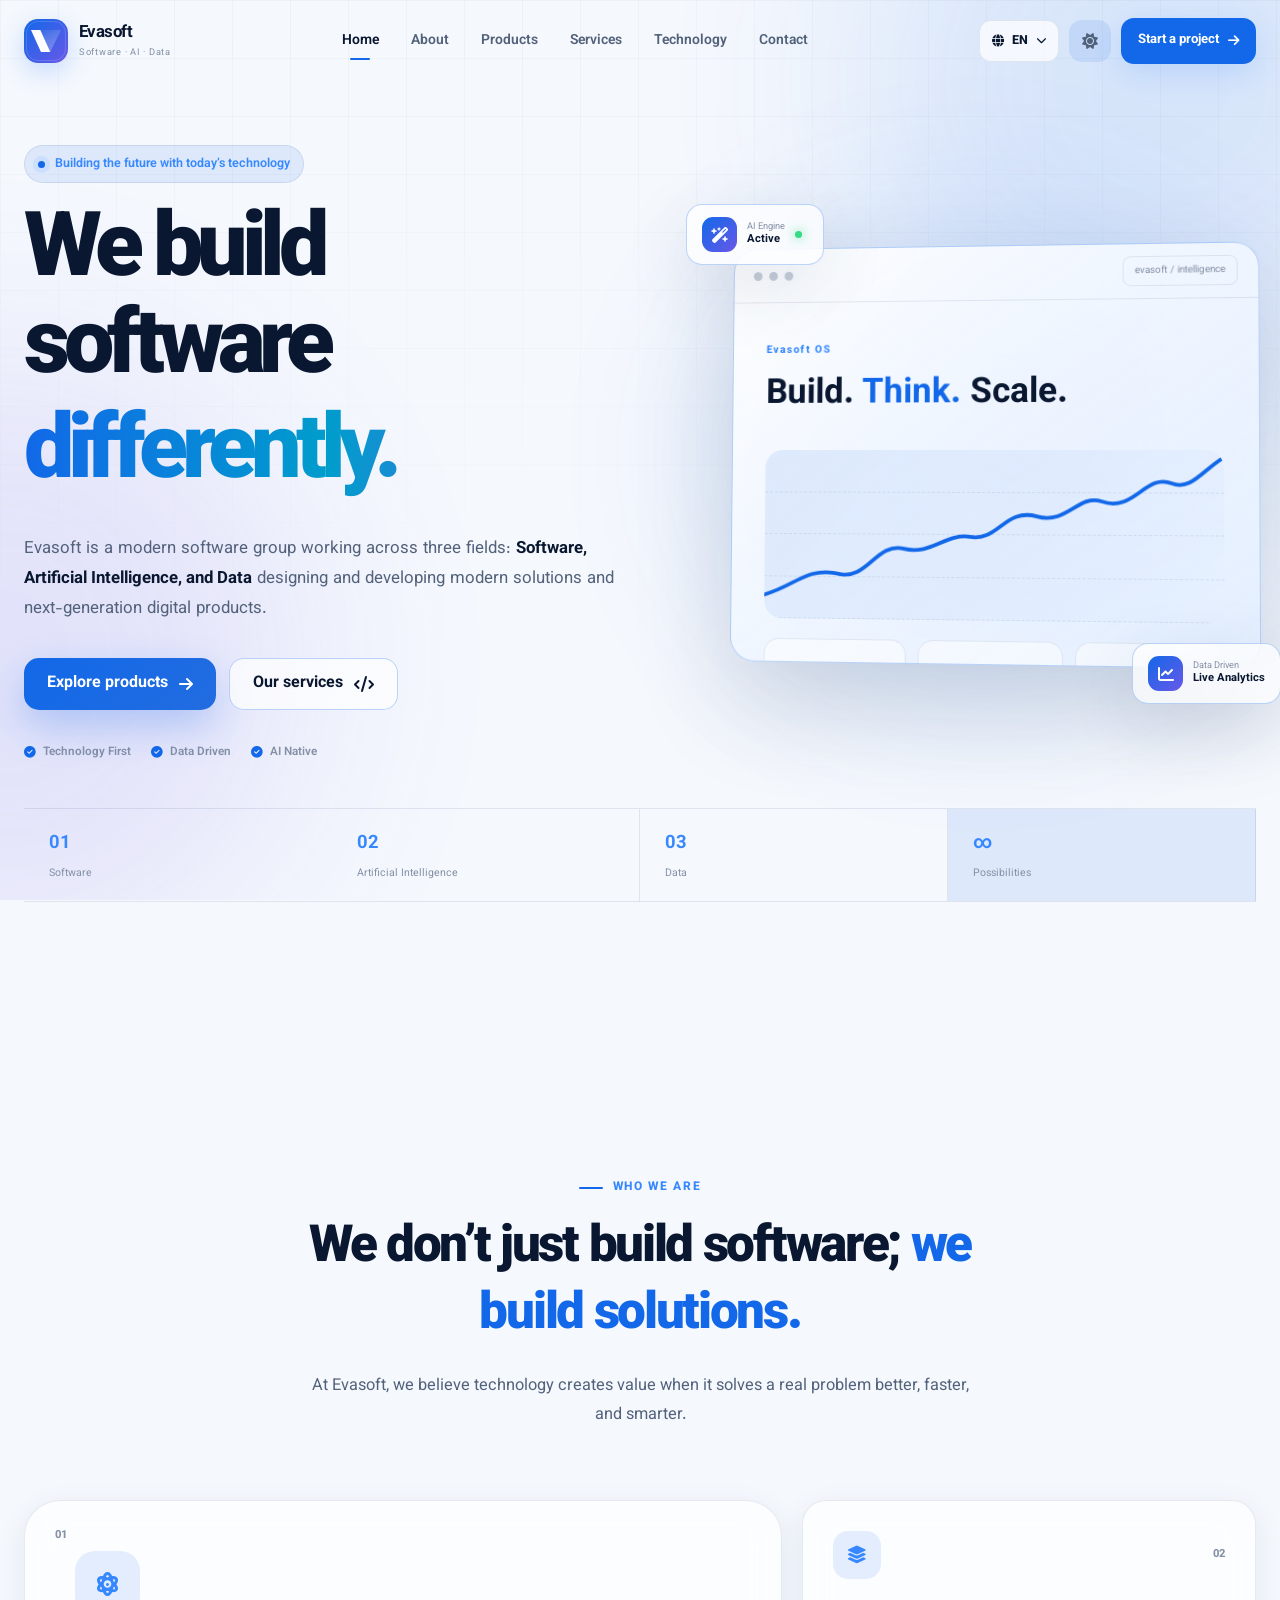
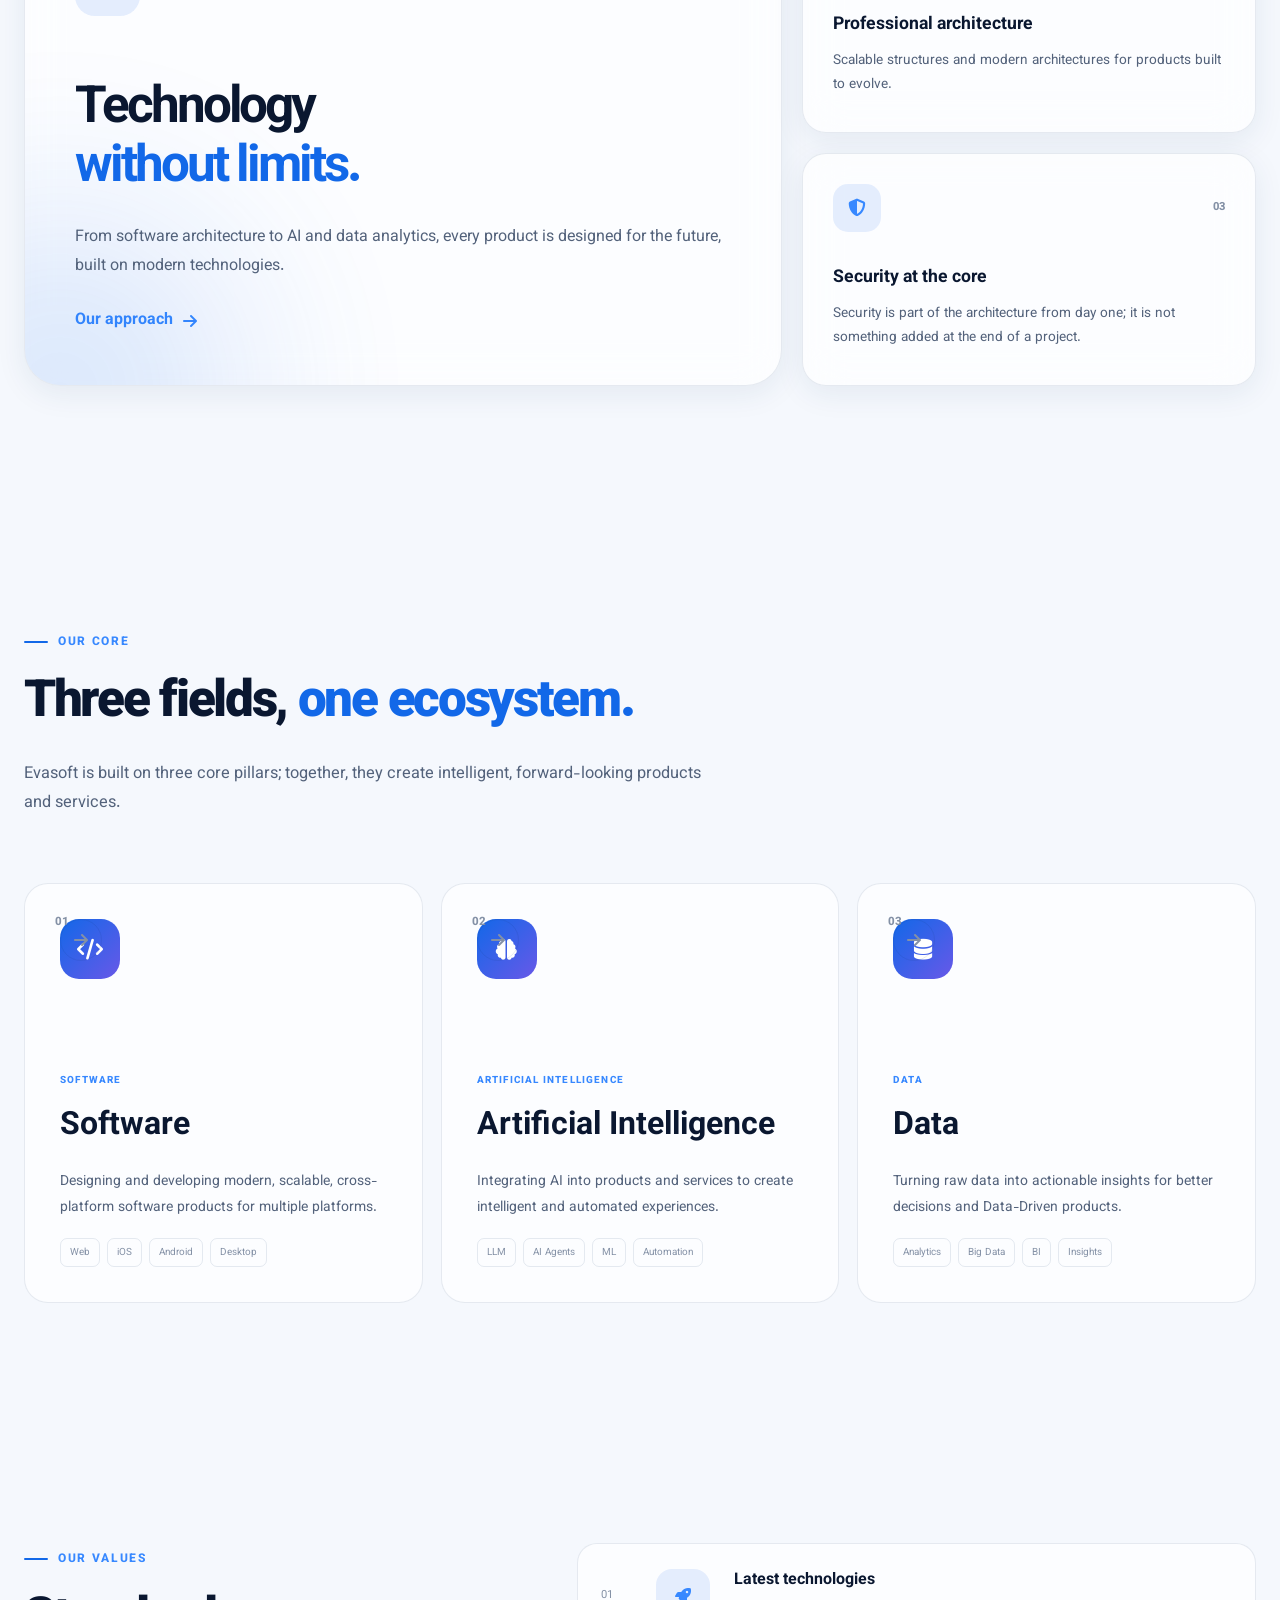
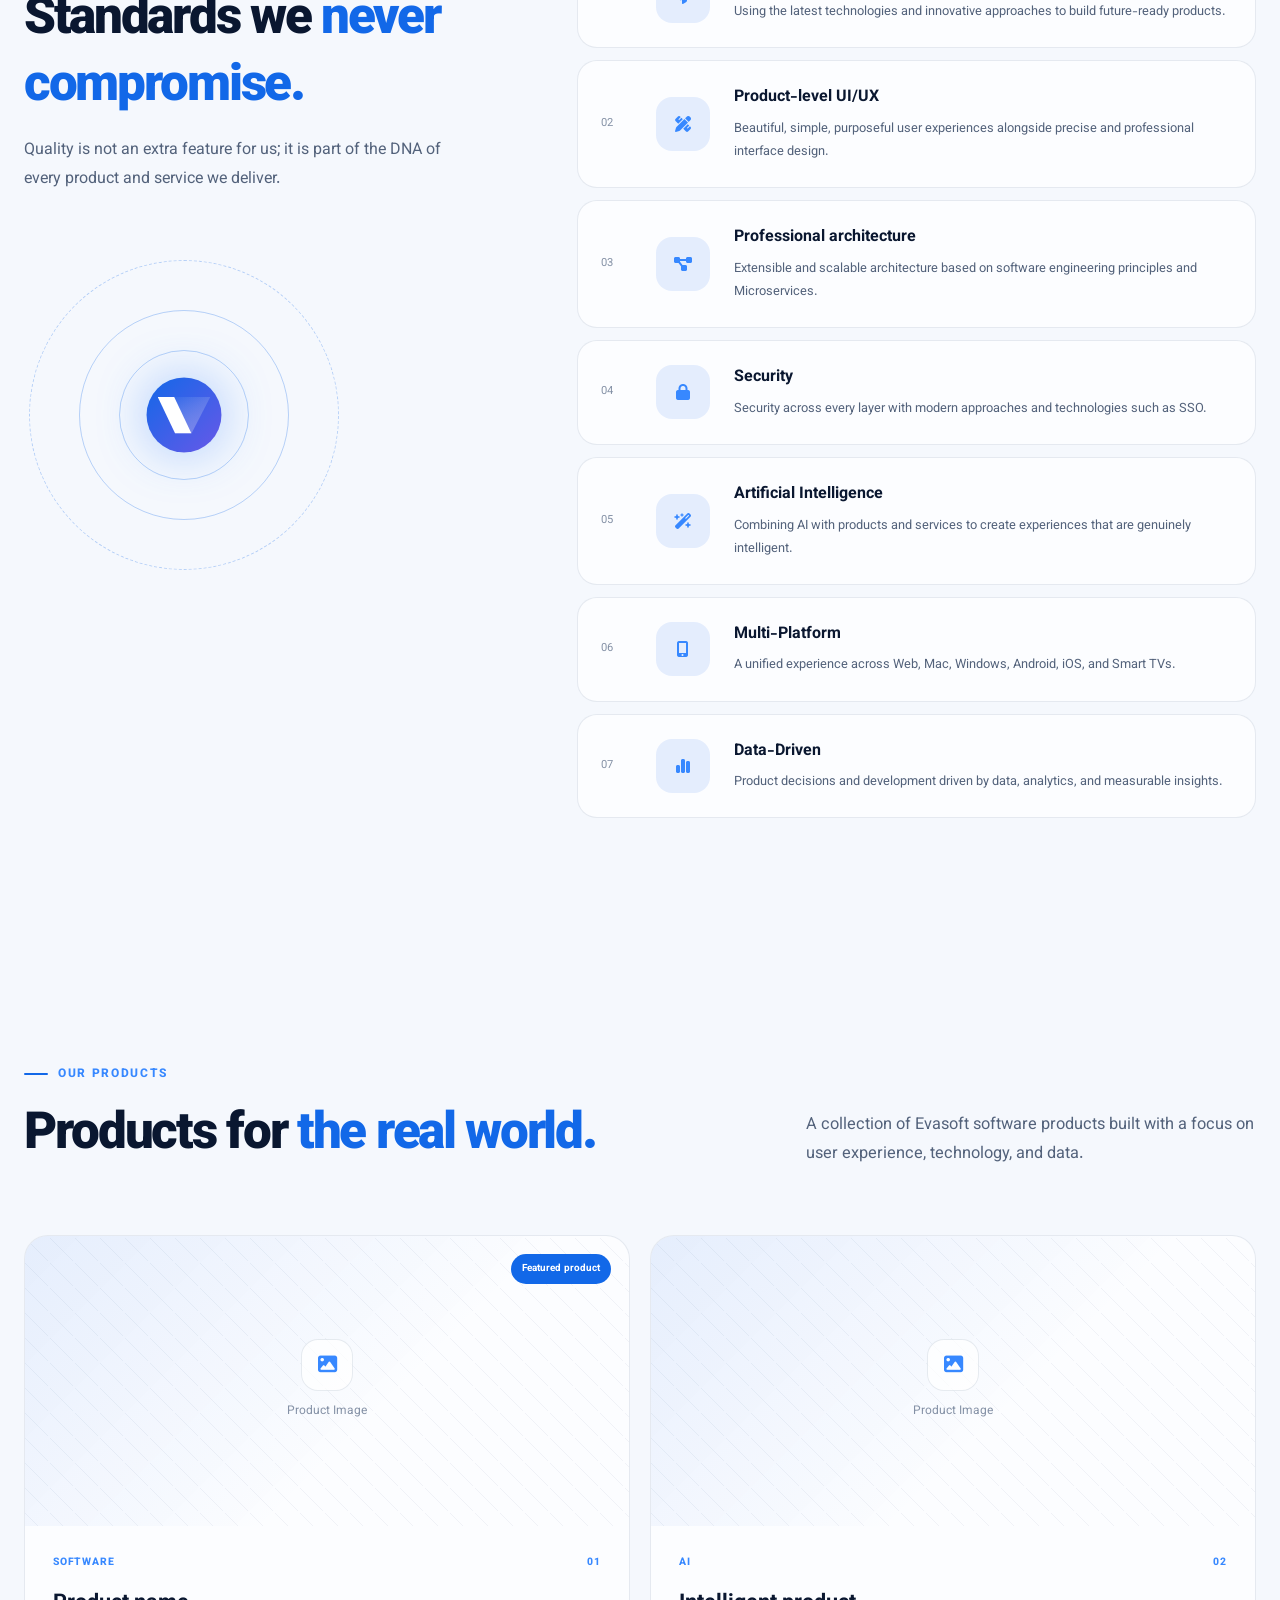
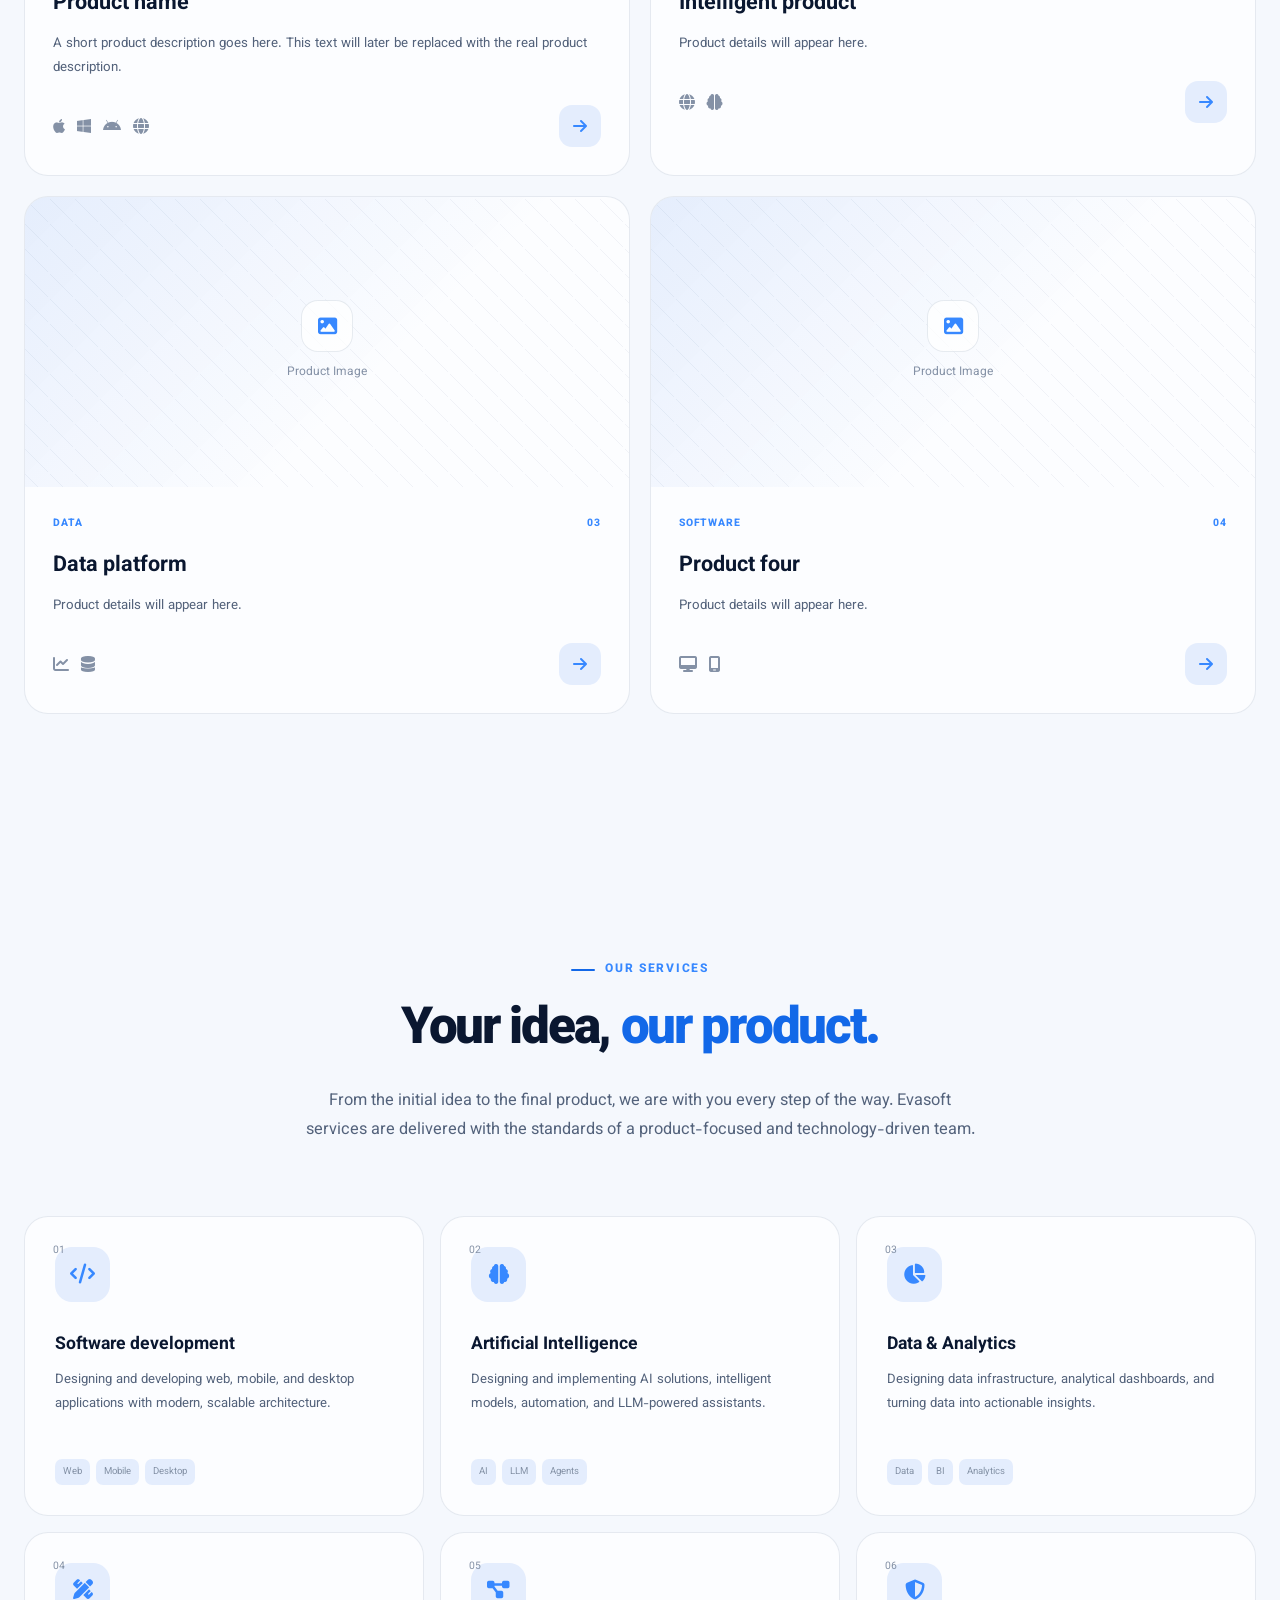
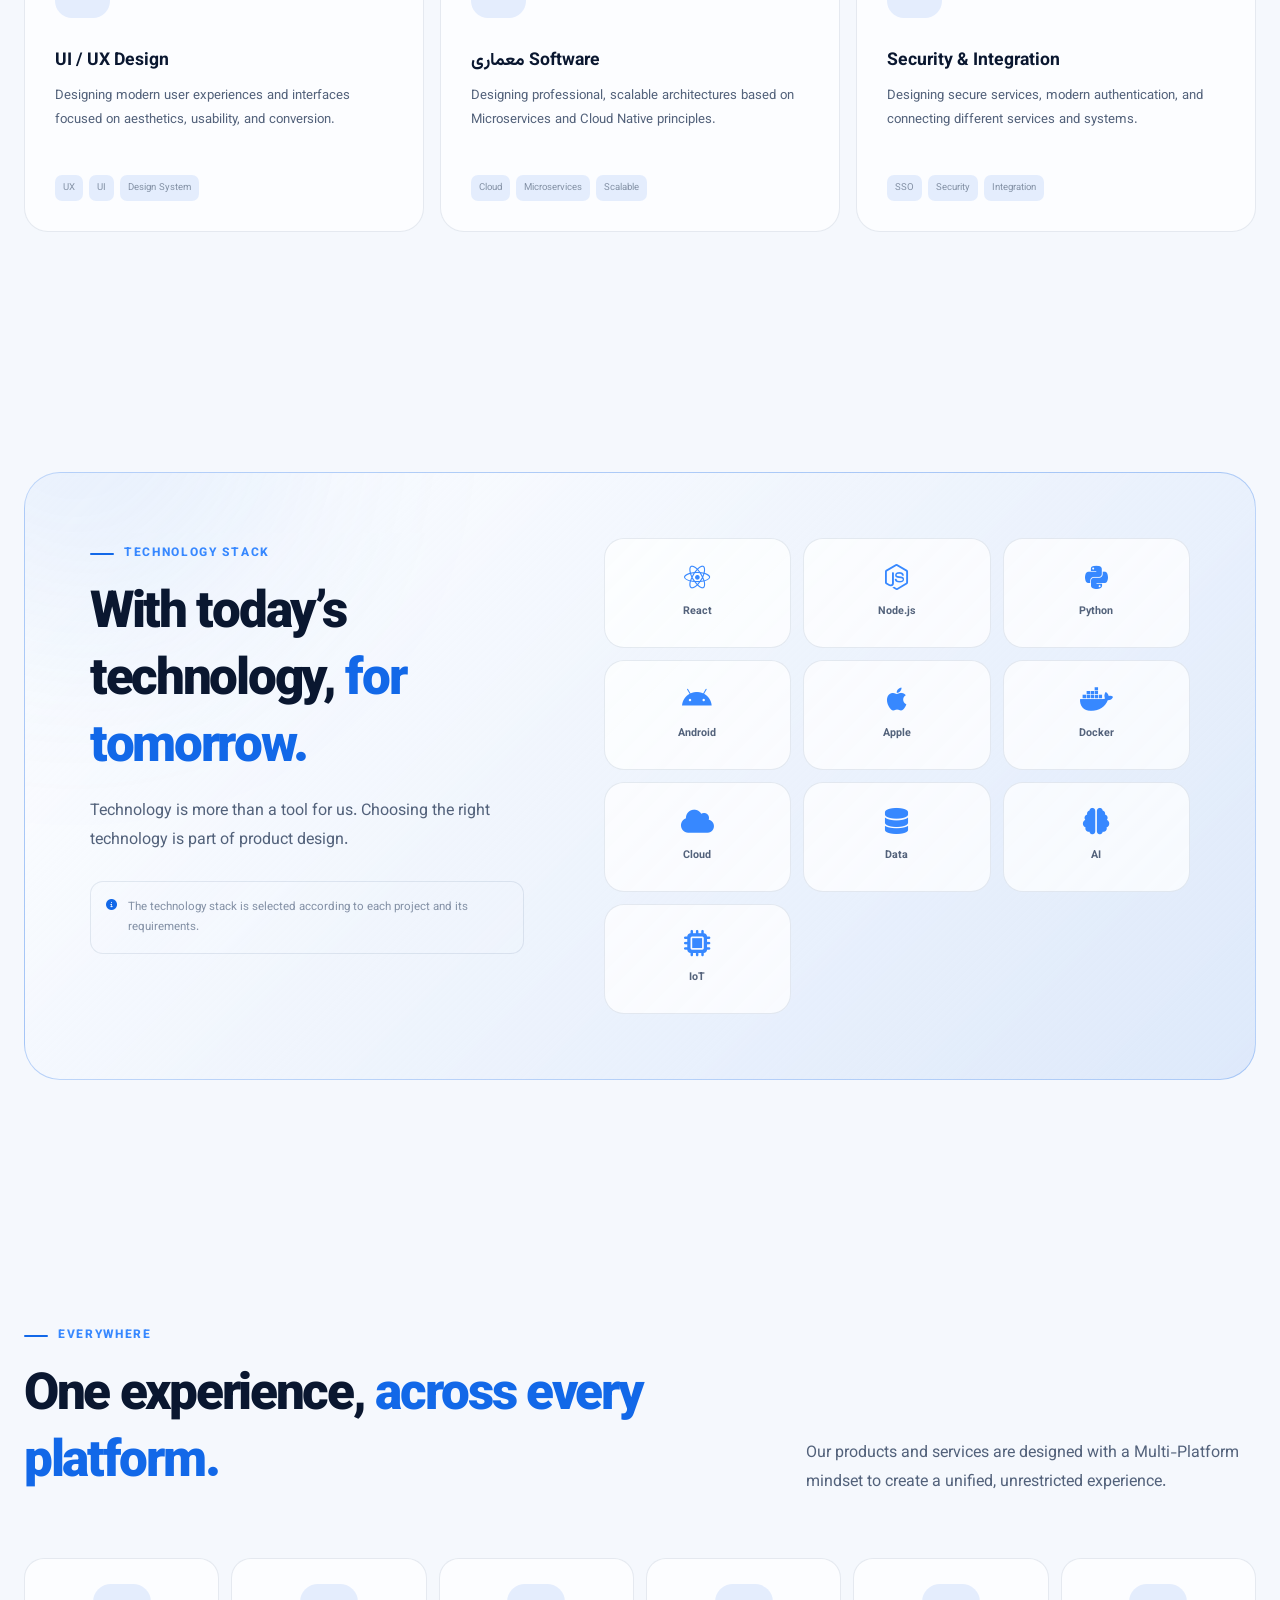
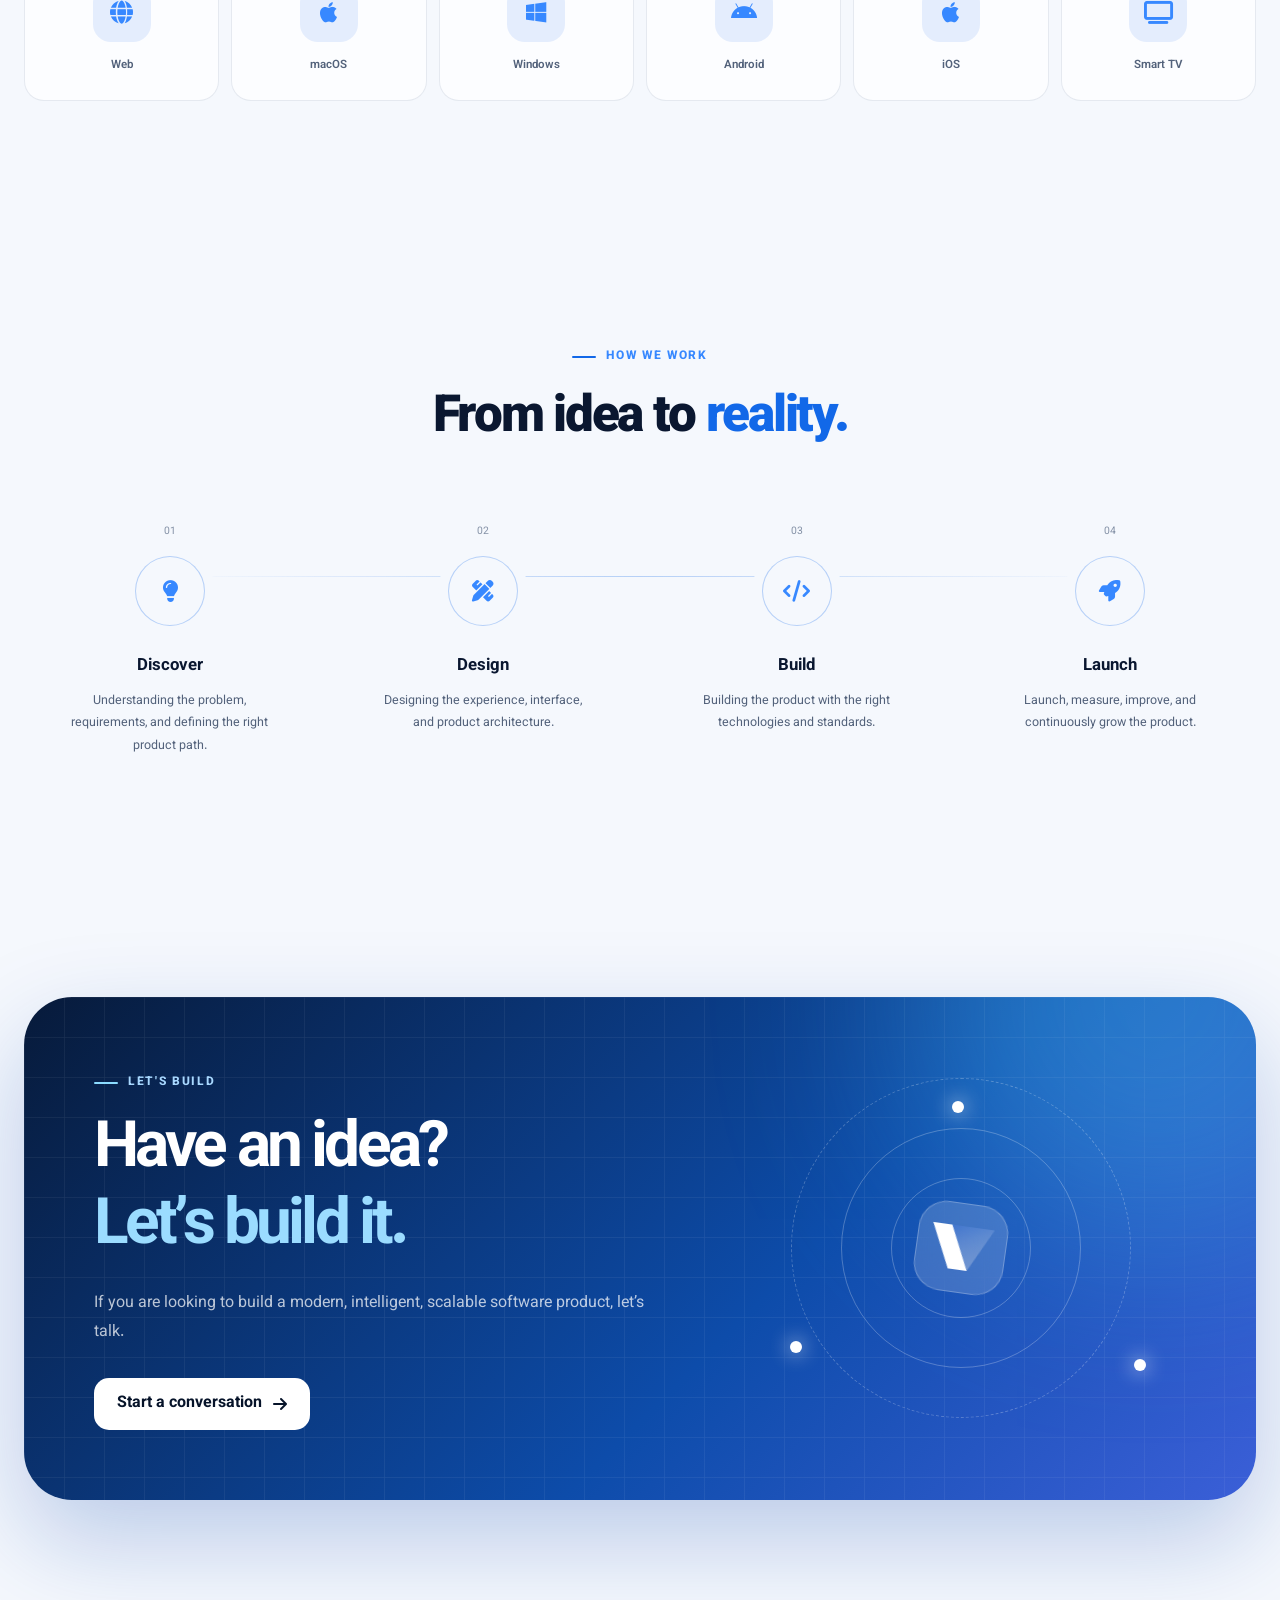
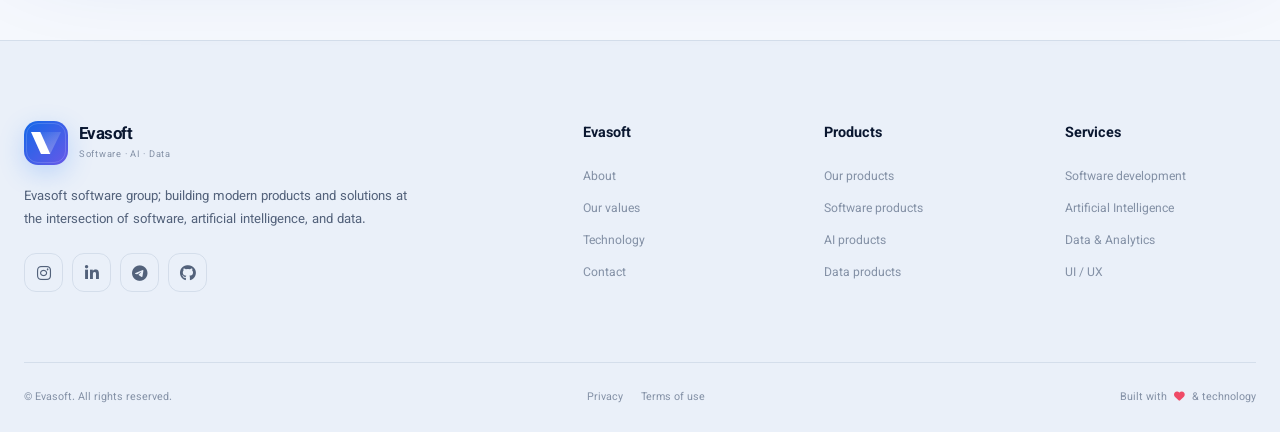
<file: en/index.html>
<!DOCTYPE html>

<html dir="ltr" lang="en">

<head>
    <meta charset="utf-8" />
    <meta content="width=device-width, initial-scale=1.0" name="viewport" />
    <title>Evasoft — Evasoft — Software Group</title>
    <meta content="Evasoft; a modern software group focused on Software, Artificial Intelligence, and Data."
        name="description" />
    <meta content="#07152f" name="theme-color" />
    <link rel="icon" href="../image/logo.svg" type="image/svg+xml">
    <!-- Open Graph -->
    <meta content="Evasoft — Software, AI &amp; Data" property="og:title" />
    <meta content="Modern software, AI, and data solutions for building the digital products of tomorrow."
        property="og:description" />
    <meta content="website" property="og:type" />
    <!-- Fonts -->
    <link href="https://fonts.googleapis.com" rel="preconnect" />
    <link crossorigin="" href="https://fonts.gstatic.com" rel="preconnect" />
    <link href="https://fonts.googleapis.com/css2?family=Vazirmatn:wght@300;400;500;600;700;800;900&amp;display=swap"
        rel="stylesheet" />
    <!-- Icons -->
    <link href="https://cdnjs.cloudflare.com/ajax/libs/font-awesome/6.7.2/css/all.min.css" rel="stylesheet" />
    <!-- Main stylesheet -->
    <link href="../style.css" rel="stylesheet" />
    <!-- Prevent theme flash -->
    <script>
        (() => {
            const savedTheme = localStorage.getItem("evasoft-theme");
            const systemDark = window.matchMedia &&
                window.matchMedia("(prefers-color-scheme: dark)").matches;

            const theme = savedTheme || (systemDark ? "dark" : "light");
            document.documentElement.dataset.theme = theme;
        })();
    </script>
    <link href="/en/" rel="canonical" />
    <link href="/" hreflang="fa" rel="alternate" />
    <link href="/en/" hreflang="en" rel="alternate" />
    <link href="/ar/" hreflang="ar" rel="alternate" />
    <link href="/ru/" hreflang="ru" rel="alternate" />
    <link href="/zh/" hreflang="zh" rel="alternate" />
    <link href="/" hreflang="x-default" rel="alternate" />
</head>

<body>
    <!-- =========================================================
         PAGE LOADER
    ========================================================== -->
    <div class="page-loader" id="pageLoader">
        <div class="loader-logo">
            <img alt="Evasoft" class="brand-logo" src="../image/logo.svg" />
        </div>
        <div class="loader-line">
            <span></span>
        </div>
    </div>
    <!-- =========================================================
         BACKGROUND EFFECTS
    ========================================================== -->
    <div aria-hidden="true" class="site-background">
        <div class="background-orb background-orb-1"></div>
        <div class="background-orb background-orb-2"></div>
        <div class="background-grid"></div>
        <div class="background-noise"></div>
    </div>
    <!-- =========================================================
         HEADER
    ========================================================== -->
    <header class="site-header" id="siteHeader">
        <div class="container header-inner">
            <!-- Logo -->
            <a aria-label="Evasoft" class="brand" href="#home">
                <!--
                    جای لوگوی واقعی Evasoft
                    بعداً می‌توانی این بخش را با img جایگزین کنی.
                -->
                <span class="brand-logo-placeholder">
                    <img alt="Evasoft" class="brand-logo" src="../image/logo.svg" />
                </span>
                <span class="brand-content">
                    <strong class="brand-name">Evasoft</strong>
                    <small class="brand-tagline">Software · AI · Data</small>
                </span>
            </a>
            <!-- Desktop Navigation -->
            <nav aria-label="Main navigation" class="main-nav">
                <a class="nav-link active" href="#home">
                    <span>Home</span>
                </a>
                <a class="nav-link" href="#about">
                    <span>About</span>
                </a>
                <a class="nav-link" href="#products">
                    <span>Products</span>
                </a>
                <a class="nav-link" href="#services">
                    <span>Services</span>
                </a>
                <a class="nav-link" href="#technology">
                    <span>Technology</span>
                </a>
                <a class="nav-link" href="#contact">
                    <span>Contact</span>
                </a>
            </nav>
            <!-- Header Actions -->
            <div class="header-actions">
                <!-- Language Switcher -->
                <div class="language-switcher">
                    <button aria-expanded="false" aria-label="Select language" class="language-toggle" type="button">
                        <i class="fa-solid fa-globe"></i>
                        <span class="language-current">EN</span>
                        <i class="fa-solid fa-chevron-down"></i>
                    </button>
                    <div class="language-menu">
                        <a class="language-option" href="../" hreflang="fa" lang="fa">
                            <span>Persian</span>
                            <small>FA</small>
                        </a>
                        <a class="language-option active" href="./" hreflang="en" lang="en">
                            <span>English</span>
                            <small>EN</small>
                        </a>
                        <a class="language-option" href="../ar/" hreflang="ar" lang="ar">
                            <span>Arabic</span>
                            <small>AR</small>
                        </a>
                        <a class="language-option" href="../ru/" hreflang="ru" lang="ru">
                            <span>Русский</span>
                            <small>RU</small>
                        </a>
                        <a class="language-option" href="../zh/" hreflang="zh" lang="zh">
                            <span>中文</span>
                            <small>ZH</small>
                        </a>
                    </div>
                </div>
                <!-- Theme Toggle -->
                <button aria-label="Toggle theme" class="icon-button theme-toggle" data-theme-toggle="" id="themeToggle"
                    title="Toggle theme" type="button">
                    <i class="fa-solid fa-moon theme-icon-dark"></i>
                    <i class="fa-solid fa-sun theme-icon-light"></i>
                </button>
                <!-- CTA -->
                <a class="header-cta" href="#contact">
                    <span>Start a project</span>
                    <i class="fa-solid fa-arrow-right"></i>
                </a>
                <!-- Mobile Menu -->
                <button aria-expanded="false" aria-label="Open menu" class="icon-button menu-toggle" id="menuToggle"
                    type="button">
                    <i class="fa-solid fa-bars"></i>
                </button>
            </div>
        </div>
        <!-- Mobile Navigation -->
        <div class="mobile-nav" id="mobileNav">
            <nav aria-label="Mobile navigation">
                <a class="mobile-nav-link" href="#home">
                    <i class="fa-solid fa-house"></i>
                    <span>Home</span>
                </a>
                <a class="mobile-nav-link" href="#about">
                    <i class="fa-solid fa-building"></i>
                    <span>About</span>
                </a>
                <a class="mobile-nav-link" href="#products">
                    <i class="fa-solid fa-cubes"></i>
                    <span>Products</span>
                </a>
                <a class="mobile-nav-link" href="#services">
                    <i class="fa-solid fa-code"></i>
                    <span>Services</span>
                </a>
                <a class="mobile-nav-link" href="#technology">
                    <i class="fa-solid fa-microchip"></i>
                    <span>Technology</span>
                </a>
                <a class="mobile-nav-link" href="#contact">
                    <i class="fa-solid fa-paper-plane"></i>
                    <span>Contact</span>
                </a>
            </nav>
        </div>
    </header>
    <!-- =========================================================
         MAIN
    ========================================================== -->
    <main id="main">
        <!-- =====================================================
             HERO
        ====================================================== -->
        <section class="hero-section section" id="home">
            <div class="hero-glow hero-glow-right"></div>
            <div class="hero-glow hero-glow-left"></div>
            <div class="container hero-container">
                <!-- Hero Content -->
                <div class="hero-content reveal">
                    <div class="eyebrow">
                        <span class="eyebrow-dot"></span>
                        <span>Building the future with today’s technology</span>
                    </div>
                    <h1 class="hero-title">
                        <span class="hero-title-line">
                            We build software
                        </span>
                        <span class="hero-title-gradient">
                            differently.
                        </span>
                    </h1>
                    <p class="hero-description">
                        Evasoft is a modern software group working across three fields:
                        <strong>Software, Artificial Intelligence, and Data</strong>
                        designing and developing modern solutions and next-generation digital products.
                    </p>
                    <div class="hero-actions">
                        <a class="button button-primary" href="#products">
                            <span>Explore products</span>
                            <i class="fa-solid fa-arrow-right"></i>
                        </a>
                        <a class="button button-secondary" href="#services">
                            <span>Our services</span>
                            <i class="fa-solid fa-code"></i>
                        </a>
                    </div>
                    <div class="hero-trust">
                        <div class="hero-trust-item">
                            <i class="fa-solid fa-circle-check"></i>
                            <span>Technology First</span>
                        </div>
                        <div class="hero-trust-item">
                            <i class="fa-solid fa-circle-check"></i>
                            <span>Data Driven</span>
                        </div>
                        <div class="hero-trust-item">
                            <i class="fa-solid fa-circle-check"></i>
                            <span>AI Native</span>
                        </div>
                    </div>
                </div>
                <!-- Hero Visual -->
                <div class="hero-visual reveal reveal-delay-2">
                    <div class="hero-visual-glow"></div>
                    <div class="hero-dashboard">
                        <div class="dashboard-topbar">
                            <div class="window-dots">
                                <span></span>
                                <span></span>
                                <span></span>
                            </div>
                            <div class="dashboard-address">
                                evasoft / intelligence
                            </div>
                        </div>
                        <div class="dashboard-content">
                            <div class="dashboard-heading">
                                <span class="dashboard-label">Evasoft OS</span>
                                <h3>
                                    Build.
                                    <span>Think.</span>
                                    Scale.
                                </h3>
                            </div>
                            <div class="dashboard-chart">
                                <div class="chart-grid">
                                    <span></span>
                                    <span></span>
                                    <span></span>
                                    <span></span>
                                </div>
                                <svg aria-hidden="true" class="chart-line" preserveaspectratio="none"
                                    viewbox="0 0 500 180">
                                    <defs>
                                        <lineargradient id="chartGradient" x1="0%" x2="100%" y1="0%" y2="0%">
                                            <stop offset="0%"></stop>
                                            <stop offset="100%"></stop>
                                        </lineargradient>
                                    </defs>
                                    <path d="M0 155
                                           C35 145 48 125 82 132
                                           C115 140 124 98 155 105
                                           C185 112 201 88 228 92
                                           C258 97 266 61 300 70
                                           C333 79 345 46 370 54
                                           C405 66 417 24 445 35
                                           C465 43 478 21 500 8"></path>
                                </svg>
                            </div>
                            <div class="dashboard-metrics">
                                <div class="metric-card">
                                    <span>AI</span>
                                    <strong>98.4%</strong>
                                    <small>Intelligence</small>
                                </div>
                                <div class="metric-card">
                                    <span>DATA</span>
                                    <strong>24.8K</strong>
                                    <small>Insights</small>
                                </div>
                                <div class="metric-card">
                                    <span>CORE</span>
                                    <strong>99.9%</strong>
                                    <small>Reliability</small>
                                </div>
                            </div>
                        </div>
                    </div>
                    <!-- Floating Cards -->
                    <div class="floating-card floating-card-ai">
                        <div class="floating-icon">
                            <i class="fa-solid fa-wand-magic-sparkles"></i>
                        </div>
                        <div>
                            <span>AI Engine</span>
                            <strong>Active</strong>
                        </div>
                        <span class="status-dot"></span>
                    </div>
                    <div class="floating-card floating-card-data">
                        <div class="floating-icon">
                            <i class="fa-solid fa-chart-line"></i>
                        </div>
                        <div>
                            <span>Data Driven</span>
                            <strong>Live Analytics</strong>
                        </div>
                    </div>
                </div>
            </div>
            <!-- Hero bottom stats -->
            <div class="container hero-stats-container">
                <div class="hero-stats">
                    <div class="hero-stat">
                        <strong>01</strong>
                        <span>Software</span>
                    </div>
                    <div class="hero-stat">
                        <strong>02</strong>
                        <span>Artificial Intelligence</span>
                    </div>
                    <div class="hero-stat">
                        <strong>03</strong>
                        <span>Data</span>
                    </div>
                    <div class="hero-stat hero-stat-highlight">
                        <strong>∞</strong>
                        <span>Possibilities</span>
                    </div>
                </div>
            </div>
        </section>
        <!-- =====================================================
             ABOUT / INTRO
        ====================================================== -->
        <section class="about-section section" id="about">
            <div class="container">
                <div class="section-heading centered reveal">
                    <div class="section-kicker">
                        <span>WHO WE ARE</span>
                    </div>
                    <h2 class="section-title">
                        We don’t just build software;
                        <span>we build solutions.</span>
                    </h2>
                    <p class="section-description">
                        At Evasoft, we believe technology creates value
                        when it solves a real problem better, faster, and smarter.
                    </p>
                </div>
                <div class="about-grid">
                    <div class="about-main-card reveal">
                        <div class="about-card-number">01</div>
                        <div class="about-card-icon">
                            <i class="fa-solid fa-atom"></i>
                        </div>
                        <h3>
                            Technology<br />
                            <span>without limits.</span>
                        </h3>
                        <p>
                            From software architecture to AI and data analytics,
                            every product is designed for the future, built on
                            modern technologies.
                        </p>
                        <a class="text-link" href="#values">
                            <span>Our approach</span>
                            <i class="fa-solid fa-arrow-right"></i>
                        </a>
                    </div>
                    <div class="about-side-cards">
                        <article class="about-small-card reveal reveal-delay-1">
                            <div class="small-card-top">
                                <span class="small-card-icon">
                                    <i class="fa-solid fa-layer-group"></i>
                                </span>
                                <span class="small-card-number">02</span>
                            </div>
                            <h3>Professional architecture</h3>
                            <p>
                                Scalable structures and modern architectures
                                for products built to evolve.
                            </p>
                        </article>
                        <article class="about-small-card reveal reveal-delay-2">
                            <div class="small-card-top">
                                <span class="small-card-icon">
                                    <i class="fa-solid fa-shield-halved"></i>
                                </span>
                                <span class="small-card-number">03</span>
                            </div>
                            <h3>Security at the core</h3>
                            <p>
                                Security is part of the architecture from day one;
                                it is not something added at the end of a project.
                            </p>
                        </article>
                    </div>
                </div>
            </div>
        </section>
        <!-- =====================================================
             THREE PILLARS
        ====================================================== -->
        <section class="pillars-section section" id="pillars">
            <div class="container">
                <div class="section-heading reveal">
                    <div class="section-kicker">
                        <span>OUR CORE</span>
                    </div>
                    <h2 class="section-title">
                        Three fields,
                        <span>one ecosystem.</span>
                    </h2>
                    <p class="section-description">
                        Evasoft is built on three core pillars;
                        together, they create intelligent,
                        forward-looking products and services.
                    </p>
                </div>
                <div class="pillars-grid">
                    <!-- Software -->
                    <article class="pillar-card pillar-software reveal">
                        <div class="pillar-number">01</div>
                        <div class="pillar-icon">
                            <i class="fa-solid fa-code"></i>
                        </div>
                        <div class="pillar-content">
                            <span class="pillar-label">SOFTWARE</span>
                            <h3>Software</h3>
                            <p>
                                Designing and developing modern,
                                scalable, cross-platform software products for multiple platforms.
                            </p>
                            <div class="pillar-tags">
                                <span>Web</span>
                                <span>iOS</span>
                                <span>Android</span>
                                <span>Desktop</span>
                            </div>
                        </div>
                        <div class="pillar-arrow">
                            <i class="fa-solid fa-arrow-right"></i>
                        </div>
                    </article>
                    <!-- AI -->
                    <article class="pillar-card pillar-ai reveal reveal-delay-1">
                        <div class="pillar-number">02</div>
                        <div class="pillar-icon">
                            <i class="fa-solid fa-brain"></i>
                        </div>
                        <div class="pillar-content">
                            <span class="pillar-label">ARTIFICIAL INTELLIGENCE</span>
                            <h3>Artificial Intelligence</h3>
                            <p>
                                Integrating AI into products and services to
                                create intelligent and automated experiences.
                            </p>
                            <div class="pillar-tags">
                                <span>LLM</span>
                                <span>AI Agents</span>
                                <span>ML</span>
                                <span>Automation</span>
                            </div>
                        </div>
                        <div class="pillar-arrow">
                            <i class="fa-solid fa-arrow-right"></i>
                        </div>
                    </article>
                    <!-- Data -->
                    <article class="pillar-card pillar-data reveal reveal-delay-2">
                        <div class="pillar-number">03</div>
                        <div class="pillar-icon">
                            <i class="fa-solid fa-database"></i>
                        </div>
                        <div class="pillar-content">
                            <span class="pillar-label">DATA</span>
                            <h3>Data</h3>
                            <p>
                                Turning raw data into actionable insights
                                for better decisions and Data-Driven products.
                            </p>
                            <div class="pillar-tags">
                                <span>Analytics</span>
                                <span>Big Data</span>
                                <span>BI</span>
                                <span>Insights</span>
                            </div>
                        </div>
                        <div class="pillar-arrow">
                            <i class="fa-solid fa-arrow-right"></i>
                        </div>
                    </article>
                </div>
            </div>
        </section>
        <!-- =====================================================
             VALUES
        ====================================================== -->
        <section class="values-section section" id="values">
            <div class="container">
                <div class="values-layout">
                    <div class="values-intro reveal">
                        <div class="section-kicker">
                            <span>OUR VALUES</span>
                        </div>
                        <h2 class="section-title">
                            Standards we
                            <span>never compromise.</span>
                        </h2>
                        <p>
                            Quality is not an extra feature for us;
                            it is part of the DNA of every product and service we deliver.
                        </p>
                        <div aria-hidden="true" class="values-orbit">
                            <div class="orbit orbit-1"></div>
                            <div class="orbit orbit-2"></div>
                            <div class="orbit orbit-3"></div>
                            <div class="orbit-core">
                                <img alt="Evasoft" class="brand-logo" src="../image/logo.svg" />
                            </div>
                        </div>
                    </div>
                    <div class="values-list">
                        <article class="value-item reveal">
                            <span class="value-number">01</span>
                            <div class="value-icon">
                                <i class="fa-solid fa-rocket"></i>
                            </div>
                            <div class="value-content">
                                <h3>Latest technologies</h3>
                                <p>
                                    Using the latest technologies and
                                    innovative approaches to build future-ready products.
                                </p>
                            </div>
                        </article>
                        <article class="value-item reveal">
                            <span class="value-number">02</span>
                            <div class="value-icon">
                                <i class="fa-solid fa-pen-ruler"></i>
                            </div>
                            <div class="value-content">
                                <h3>Product-level UI/UX</h3>
                                <p>
                                    Beautiful, simple, purposeful user experiences alongside
                                    precise and professional interface design.
                                </p>
                            </div>
                        </article>
                        <article class="value-item reveal">
                            <span class="value-number">03</span>
                            <div class="value-icon">
                                <i class="fa-solid fa-diagram-project"></i>
                            </div>
                            <div class="value-content">
                                <h3>Professional architecture</h3>
                                <p>
                                    Extensible and scalable architecture based on
                                    software engineering principles and Microservices.
                                </p>
                            </div>
                        </article>
                        <article class="value-item reveal">
                            <span class="value-number">04</span>
                            <div class="value-icon">
                                <i class="fa-solid fa-lock"></i>
                            </div>
                            <div class="value-content">
                                <h3>Security</h3>
                                <p>
                                    Security across every layer with modern approaches
                                    and technologies such as SSO.
                                </p>
                            </div>
                        </article>
                        <article class="value-item reveal">
                            <span class="value-number">05</span>
                            <div class="value-icon">
                                <i class="fa-solid fa-wand-magic-sparkles"></i>
                            </div>
                            <div class="value-content">
                                <h3>Artificial Intelligence</h3>
                                <p>
                                    Combining AI with products and services to create
                                    experiences that are genuinely intelligent.
                                </p>
                            </div>
                        </article>
                        <article class="value-item reveal">
                            <span class="value-number">06</span>
                            <div class="value-icon">
                                <i class="fa-solid fa-mobile-screen-button"></i>
                            </div>
                            <div class="value-content">
                                <h3>Multi-Platform</h3>
                                <p>
                                    A unified experience across Web, Mac, Windows,
                                    Android, iOS, and Smart TVs.
                                </p>
                            </div>
                        </article>
                        <article class="value-item reveal">
                            <span class="value-number">07</span>
                            <div class="value-icon">
                                <i class="fa-solid fa-chart-simple"></i>
                            </div>
                            <div class="value-content">
                                <h3>Data-Driven</h3>
                                <p>
                                    Product decisions and development driven by data,
                                    analytics, and measurable insights.
                                </p>
                            </div>
                        </article>
                    </div>
                </div>
            </div>
        </section>
        <!-- =====================================================
             PRODUCTS
        ====================================================== -->
        <section class="products-section section" id="products">
            <div class="container">
                <div class="section-heading products-heading reveal">
                    <div>
                        <div class="section-kicker">
                            <span>OUR PRODUCTS</span>
                        </div>
                        <h2 class="section-title">
                            Products for
                            <span>the real world.</span>
                        </h2>
                    </div>
                    <p class="section-description">
                        A collection of Evasoft software products built with
                        a focus on user experience, technology, and data.
                    </p>
                </div>
                <div class="products-grid">
                    <!-- Product 01 -->
                    <article class="product-card product-card-featured reveal">
                        <div class="product-image placeholder-image">
                            <div class="placeholder-pattern"></div>
                            <div class="placeholder-content">
                                <span class="placeholder-icon">
                                    <i class="fa-solid fa-image"></i>
                                </span>
                                <span>
                                    Product Image
                                </span>
                            </div>
                            <span class="product-badge">
                                Featured product
                            </span>
                        </div>
                        <div class="product-body">
                            <div class="product-meta">
                                <span>SOFTWARE</span>
                                <span>01</span>
                            </div>
                            <h3>Product name</h3>
                            <p>
                                A short product description goes here.
                                This text will later be replaced with the real product description.
                            </p>
                            <div class="product-footer">
                                <div class="product-platforms">
                                    <i class="fa-brands fa-apple"></i>
                                    <i class="fa-brands fa-windows"></i>
                                    <i class="fa-brands fa-android"></i>
                                    <i class="fa-solid fa-globe"></i>
                                </div>
                                <a aria-label="View product" class="product-link" href="#">
                                    <i class="fa-solid fa-arrow-right"></i>
                                </a>
                            </div>
                        </div>
                    </article>
                    <!-- Product 02 -->
                    <article class="product-card reveal reveal-delay-1">
                        <div class="product-image placeholder-image">
                            <div class="placeholder-pattern"></div>
                            <div class="placeholder-content">
                                <span class="placeholder-icon">
                                    <i class="fa-solid fa-image"></i>
                                </span>
                                <span>Product Image</span>
                            </div>
                        </div>
                        <div class="product-body">
                            <div class="product-meta">
                                <span>AI</span>
                                <span>02</span>
                            </div>
                            <h3>Intelligent product</h3>
                            <p>
                                Product details will appear here.
                            </p>
                            <div class="product-footer">
                                <div class="product-platforms">
                                    <i class="fa-solid fa-globe"></i>
                                    <i class="fa-solid fa-brain"></i>
                                </div>
                                <a aria-label="View product" class="product-link" href="#">
                                    <i class="fa-solid fa-arrow-right"></i>
                                </a>
                            </div>
                        </div>
                    </article>
                    <!-- Product 03 -->
                    <article class="product-card reveal reveal-delay-2">
                        <div class="product-image placeholder-image">
                            <div class="placeholder-pattern"></div>
                            <div class="placeholder-content">
                                <span class="placeholder-icon">
                                    <i class="fa-solid fa-image"></i>
                                </span>
                                <span>Product Image</span>
                            </div>
                        </div>
                        <div class="product-body">
                            <div class="product-meta">
                                <span>DATA</span>
                                <span>03</span>
                            </div>
                            <h3>Data platform</h3>
                            <p>
                                Product details will appear here.
                            </p>
                            <div class="product-footer">
                                <div class="product-platforms">
                                    <i class="fa-solid fa-chart-line"></i>
                                    <i class="fa-solid fa-database"></i>
                                </div>
                                <a aria-label="View product" class="product-link" href="#">
                                    <i class="fa-solid fa-arrow-right"></i>
                                </a>
                            </div>
                        </div>
                    </article>
                    <!-- Product 04 -->
                    <article class="product-card reveal reveal-delay-3">
                        <div class="product-image placeholder-image">
                            <div class="placeholder-pattern"></div>
                            <div class="placeholder-content">
                                <span class="placeholder-icon">
                                    <i class="fa-solid fa-image"></i>
                                </span>
                                <span>Product Image</span>
                            </div>
                        </div>
                        <div class="product-body">
                            <div class="product-meta">
                                <span>SOFTWARE</span>
                                <span>04</span>
                            </div>
                            <h3>Product four</h3>
                            <p>
                                Product details will appear here.
                            </p>
                            <div class="product-footer">
                                <div class="product-platforms">
                                    <i class="fa-solid fa-desktop"></i>
                                    <i class="fa-solid fa-mobile-screen"></i>
                                </div>
                                <a aria-label="View product" class="product-link" href="#">
                                    <i class="fa-solid fa-arrow-right"></i>
                                </a>
                            </div>
                        </div>
                    </article>
                </div>
            </div>
        </section>
        <!-- =====================================================
             SERVICES
        ====================================================== -->
        <section class="services-section section" id="services">
            <div class="container">
                <div class="section-heading centered reveal">
                    <div class="section-kicker">
                        <span>OUR SERVICES</span>
                    </div>
                    <h2 class="section-title">
                        Your idea,
                        <span>our product.</span>
                    </h2>
                    <p class="section-description">
                        From the initial idea to the final product, we are with you every step of the way.
                        Evasoft services are delivered with the standards of a product-focused
                        and technology-driven team.
                    </p>
                </div>
                <div class="services-grid">
                    <article class="service-card reveal">
                        <div class="service-number">01</div>
                        <div class="service-icon">
                            <i class="fa-solid fa-code"></i>
                        </div>
                        <h3>Software development</h3>
                        <p>
                            Designing and developing web, mobile, and desktop applications
                            with modern, scalable architecture.
                        </p>
                        <div class="service-tags">
                            <span>Web</span>
                            <span>Mobile</span>
                            <span>Desktop</span>
                        </div>
                    </article>
                    <article class="service-card reveal reveal-delay-1">
                        <div class="service-number">02</div>
                        <div class="service-icon">
                            <i class="fa-solid fa-brain"></i>
                        </div>
                        <h3>Artificial Intelligence</h3>
                        <p>
                            Designing and implementing AI solutions, intelligent models,
                            automation, and LLM-powered assistants.
                        </p>
                        <div class="service-tags">
                            <span>AI</span>
                            <span>LLM</span>
                            <span>Agents</span>
                        </div>
                    </article>
                    <article class="service-card reveal reveal-delay-2">
                        <div class="service-number">03</div>
                        <div class="service-icon">
                            <i class="fa-solid fa-chart-pie"></i>
                        </div>
                        <h3>Data &amp; Analytics</h3>
                        <p>
                            Designing data infrastructure, analytical dashboards, and turning
                            data into actionable insights.
                        </p>
                        <div class="service-tags">
                            <span>Data</span>
                            <span>BI</span>
                            <span>Analytics</span>
                        </div>
                    </article>
                    <article class="service-card reveal">
                        <div class="service-number">04</div>
                        <div class="service-icon">
                            <i class="fa-solid fa-pen-ruler"></i>
                        </div>
                        <h3>UI / UX Design</h3>
                        <p>
                            Designing modern user experiences and interfaces focused
                            on aesthetics, usability, and conversion.
                        </p>
                        <div class="service-tags">
                            <span>UX</span>
                            <span>UI</span>
                            <span>Design System</span>
                        </div>
                    </article>
                    <article class="service-card reveal reveal-delay-1">
                        <div class="service-number">05</div>
                        <div class="service-icon">
                            <i class="fa-solid fa-diagram-project"></i>
                        </div>
                        <h3>معماری Software</h3>
                        <p>
                            Designing professional, scalable architectures based
                            on Microservices and Cloud Native principles.
                        </p>
                        <div class="service-tags">
                            <span>Cloud</span>
                            <span>Microservices</span>
                            <span>Scalable</span>
                        </div>
                    </article>
                    <article class="service-card reveal reveal-delay-2">
                        <div class="service-number">06</div>
                        <div class="service-icon">
                            <i class="fa-solid fa-shield-halved"></i>
                        </div>
                        <h3>Security &amp; Integration</h3>
                        <p>
                            Designing secure services, modern authentication, and connecting
                            different services and systems.
                        </p>
                        <div class="service-tags">
                            <span>SSO</span>
                            <span>Security</span>
                            <span>Integration</span>
                        </div>
                    </article>
                </div>
            </div>
        </section>
        <!-- =====================================================
             TECHNOLOGY
        ====================================================== -->
        <section class="technology-section section" id="technology">
            <div class="container">
                <div class="technology-card reveal">
                    <div class="technology-content">
                        <div class="section-kicker">
                            <span>TECHNOLOGY STACK</span>
                        </div>
                        <h2 class="section-title">
                            With today’s technology,
                            <span>for tomorrow.</span>
                        </h2>
                        <p>
                            Technology is more than a tool for us.
                            Choosing the right technology is part of product design.
                        </p>
                        <div class="technology-note">
                            <i class="fa-solid fa-circle-info"></i>
                            <span>
                                The technology stack is selected according to each project and its requirements.

                            </span>
                        </div>
                    </div>
                    <div class="technology-stack">
                        <div class="tech-item">
                            <i class="fa-brands fa-react"></i>
                            <span>React</span>
                        </div>
                        <div class="tech-item">
                            <i class="fa-brands fa-node-js"></i>
                            <span>Node.js</span>
                        </div>
                        <div class="tech-item">
                            <i class="fa-brands fa-python"></i>
                            <span>Python</span>
                        </div>
                        <div class="tech-item">
                            <i class="fa-brands fa-android"></i>
                            <span>Android</span>
                        </div>
                        <div class="tech-item">
                            <i class="fa-brands fa-apple"></i>
                            <span>Apple</span>
                        </div>
                        <div class="tech-item">
                            <i class="fa-brands fa-docker"></i>
                            <span>Docker</span>
                        </div>
                        <div class="tech-item">
                            <i class="fa-solid fa-cloud"></i>
                            <span>Cloud</span>
                        </div>
                        <div class="tech-item">
                            <i class="fa-solid fa-database"></i>
                            <span>Data</span>
                        </div>
                        <div class="tech-item">
                            <i class="fa-solid fa-brain"></i>
                            <span>AI</span>
                        </div>
                        <div class="tech-item">
                            <i class="fa-solid fa-microchip"></i>
                            <span>IoT</span>
                        </div>
                    </div>
                </div>
            </div>
        </section>
        <!-- =====================================================
             MULTI PLATFORM
        ====================================================== -->
        <section class="platform-section section">
            <div class="container">
                <div class="platform-header reveal">
                    <div>
                        <div class="section-kicker">
                            <span>EVERYWHERE</span>
                        </div>
                        <h2 class="section-title">
                            One experience,
                            <span>across every platform.</span>
                        </h2>
                    </div>
                    <p>
                        Our products and services are designed with a Multi-Platform mindset
                        to create a unified, unrestricted experience.
                    </p>
                </div>
                <div class="platforms-showcase reveal">
                    <div class="platform-item">
                        <div class="platform-icon">
                            <i class="fa-solid fa-globe"></i>
                        </div>
                        <span>Web</span>
                    </div>
                    <div class="platform-item">
                        <div class="platform-icon">
                            <i class="fa-brands fa-apple"></i>
                        </div>
                        <span>macOS</span>
                    </div>
                    <div class="platform-item">
                        <div class="platform-icon">
                            <i class="fa-brands fa-windows"></i>
                        </div>
                        <span>Windows</span>
                    </div>
                    <div class="platform-item">
                        <div class="platform-icon">
                            <i class="fa-brands fa-android"></i>
                        </div>
                        <span>Android</span>
                    </div>
                    <div class="platform-item">
                        <div class="platform-icon">
                            <i class="fa-brands fa-apple"></i>
                        </div>
                        <span>iOS</span>
                    </div>
                    <div class="platform-item">
                        <div class="platform-icon">
                            <i class="fa-solid fa-tv"></i>
                        </div>
                        <span>Smart TV</span>
                    </div>
                </div>
            </div>
        </section>
        <!-- =====================================================
             PROCESS
        ====================================================== -->
        <section class="process-section section">
            <div class="container">
                <div class="section-heading centered reveal">
                    <div class="section-kicker">
                        <span>HOW WE WORK</span>
                    </div>
                    <h2 class="section-title">
                        From idea to
                        <span>reality.</span>
                    </h2>
                </div>
                <div class="process-grid">
                    <article class="process-step reveal">
                        <div class="process-number">01</div>
                        <div class="process-icon">
                            <i class="fa-solid fa-lightbulb"></i>
                        </div>
                        <h3>Discover</h3>
                        <p>
                            Understanding the problem, requirements, and defining the right product path.
                        </p>
                    </article>
                    <article class="process-step reveal reveal-delay-1">
                        <div class="process-number">02</div>
                        <div class="process-icon">
                            <i class="fa-solid fa-pen-ruler"></i>
                        </div>
                        <h3>Design</h3>
                        <p>
                            Designing the experience, interface, and product architecture.
                        </p>
                    </article>
                    <article class="process-step reveal reveal-delay-2">
                        <div class="process-number">03</div>
                        <div class="process-icon">
                            <i class="fa-solid fa-code"></i>
                        </div>
                        <h3>Build</h3>
                        <p>
                            Building the product with the right technologies and standards.
                        </p>
                    </article>
                    <article class="process-step reveal reveal-delay-3">
                        <div class="process-number">04</div>
                        <div class="process-icon">
                            <i class="fa-solid fa-rocket"></i>
                        </div>
                        <h3>Launch</h3>
                        <p>
                            Launch, measure, improve, and continuously grow the product.
                        </p>
                    </article>
                </div>
            </div>
        </section>
        <!-- =====================================================
             CTA
        ====================================================== -->
        <section class="cta-section section" id="contact">
            <div class="container">
                <div class="cta-card reveal">
                    <div class="cta-glow"></div>
                    <div class="cta-grid-pattern"></div>
                    <div class="cta-content">
                        <div class="section-kicker">
                            <span>LET'S BUILD</span>
                        </div>
                        <h2>
                            Have an idea?
                            <br />
                            <span>Let’s build it.</span>
                        </h2>
                        <p>
                            If you are looking to build a modern,
                            intelligent, scalable software product, let’s talk.
                        </p>
                        <a class="button button-light" href="mailto:hello@evasoft.ir">
                            <span>Start a conversation</span>
                            <i class="fa-solid fa-arrow-right"></i>
                        </a>
                    </div>
                    <div aria-hidden="true" class="cta-visual">
                        <div class="cta-ring ring-1"></div>
                        <div class="cta-ring ring-2"></div>
                        <div class="cta-ring ring-3"></div>
                        <div class="cta-center">
                            <img alt="Evasoft" class="brand-logo" src="../image/logo.svg" />
                        </div>
                        <span class="cta-orbit-dot dot-1"></span>
                        <span class="cta-orbit-dot dot-2"></span>
                        <span class="cta-orbit-dot dot-3"></span>
                    </div>
                </div>
            </div>
        </section>
    </main>
    <!-- =========================================================
         FOOTER
    ========================================================== -->
    <footer class="site-footer">
        <div class="container">
            <div class="footer-main">
                <!-- Brand -->
                <div class="footer-brand">
                    <a class="brand" href="#home">
                        <span class="brand-logo-placeholder">
                            <img alt="Evasoft" class="brand-logo" src="../image/logo.svg" />
                        </span>
                        <span class="brand-content">
                            <strong class="brand-name">Evasoft</strong>
                            <small class="brand-tagline">
                                Software · AI · Data
                            </small>
                        </span>
                    </a>
                    <p>
                        Evasoft software group;
                        building modern products and solutions at the intersection of
                        software, artificial intelligence, and data.
                    </p>
                    <div class="social-links">
                        <a aria-label="Instagram" href="#">
                            <i class="fa-brands fa-instagram"></i>
                        </a>
                        <a aria-label="LinkedIn" href="#">
                            <i class="fa-brands fa-linkedin-in"></i>
                        </a>
                        <a aria-label="Telegram" href="#">
                            <i class="fa-brands fa-telegram"></i>
                        </a>
                        <a aria-label="GitHub" href="#">
                            <i class="fa-brands fa-github"></i>
                        </a>
                    </div>
                </div>
                <!-- Footer Links -->
                <div class="footer-links-column">
                    <h3>Evasoft</h3>
                    <a href="#about">About</a>
                    <a href="#values">Our values</a>
                    <a href="#technology">Technology</a>
                    <a href="#contact">Contact</a>
                </div>
                <div class="footer-links-column">
                    <h3>Products</h3>
                    <a href="#products">Our products</a>
                    <a href="#products">Software products</a>
                    <a href="#products">AI products</a>
                    <a href="#products">Data products</a>
                </div>
                <div class="footer-links-column">
                    <h3>Services</h3>
                    <a href="#services">Software development</a>
                    <a href="#services">Artificial Intelligence</a>
                    <a href="#services">Data &amp; Analytics</a>
                    <a href="#services">UI / UX</a>
                </div>
            </div>
            <div class="footer-bottom">
                <span>
                    © <span id="currentYear"></span>
                    Evasoft. All rights reserved.
                </span>
                <div class="footer-bottom-links">
                    <a href="#">Privacy</a>
                    <a href="#">Terms of use</a>
                </div>
                <span class="footer-made">
                    Built with
                    <i class="fa-solid fa-heart"></i>
                    &amp; technology
                </span>
            </div>
        </div>
    </footer>
    <!-- =========================================================
         BACK TO TOP
    ========================================================== -->
    <button aria-label="Back to top" class="back-to-top" id="backToTop" type="button">
        <i class="fa-solid fa-arrow-up"></i>
    </button>
    <!-- =========================================================
         MAIN JAVASCRIPT
    ========================================================== -->
    <script src="../script.js"></script>
</body>

</html>
</file>
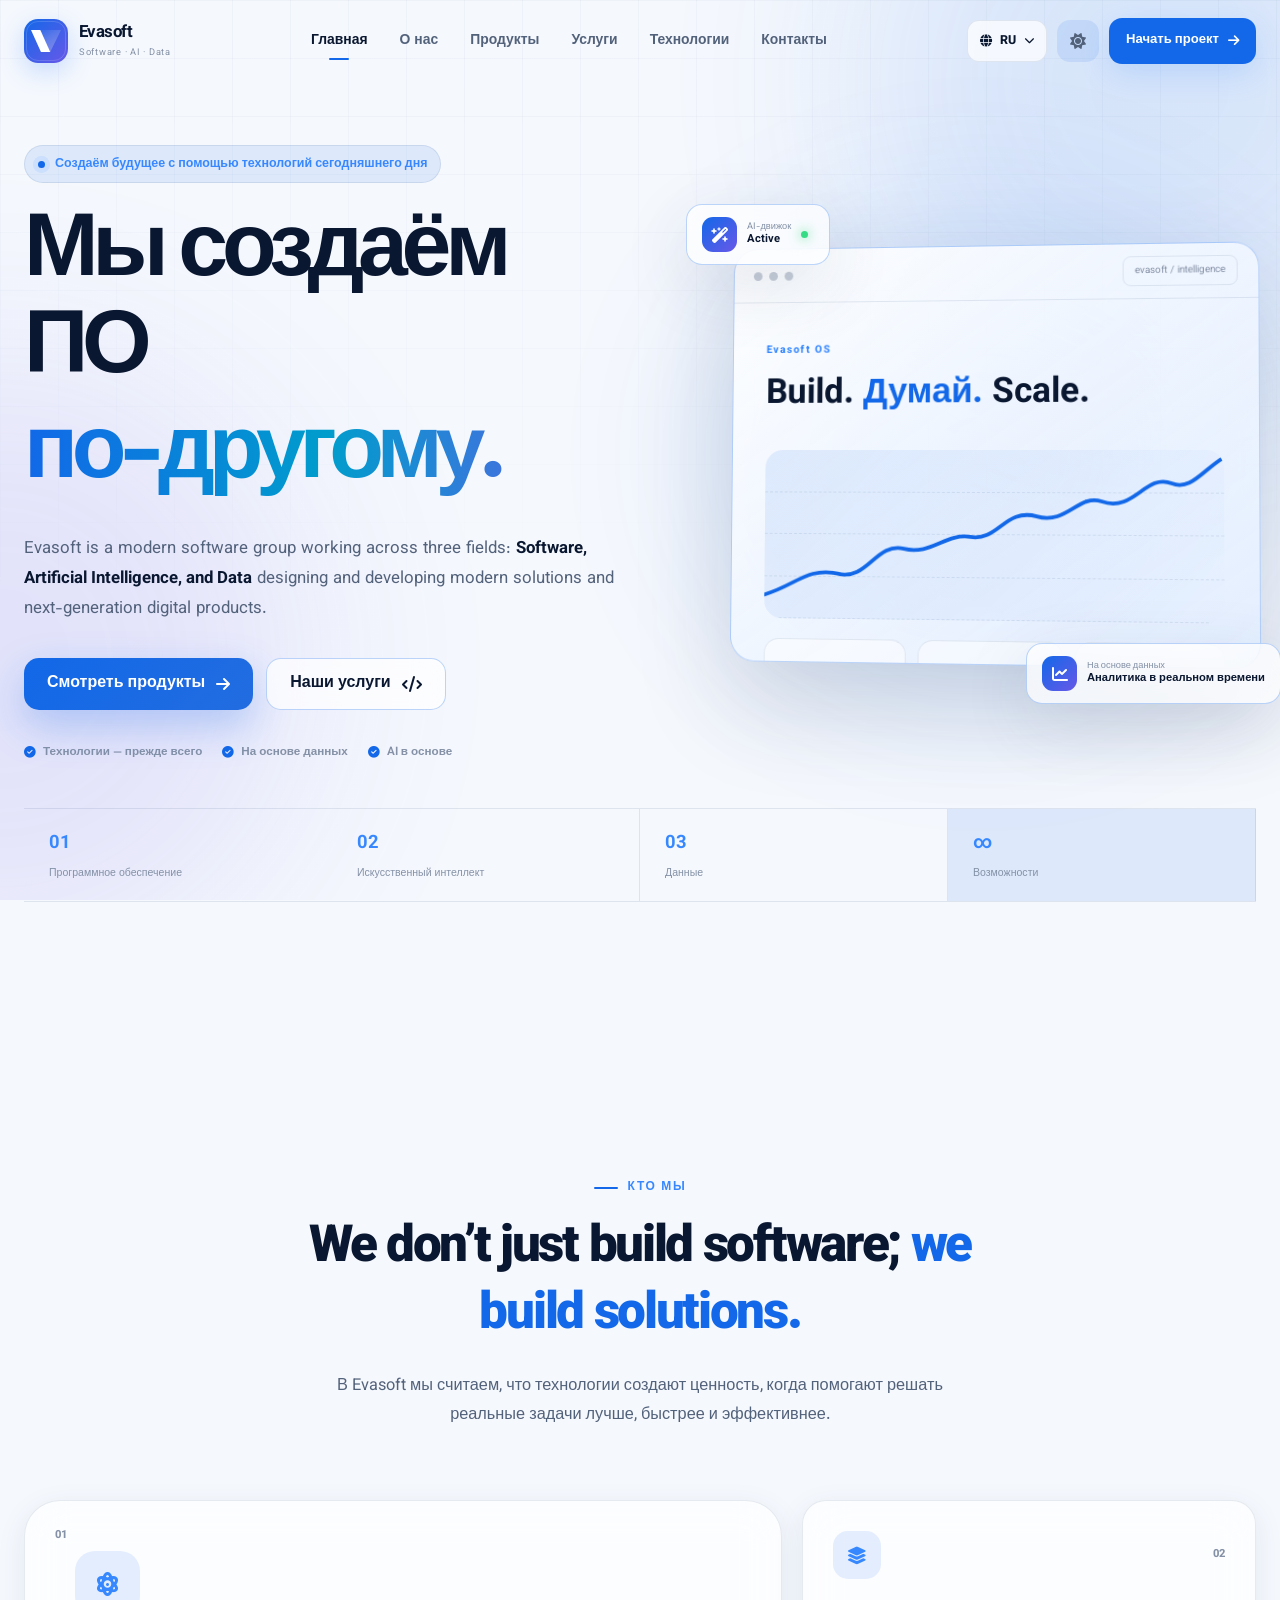
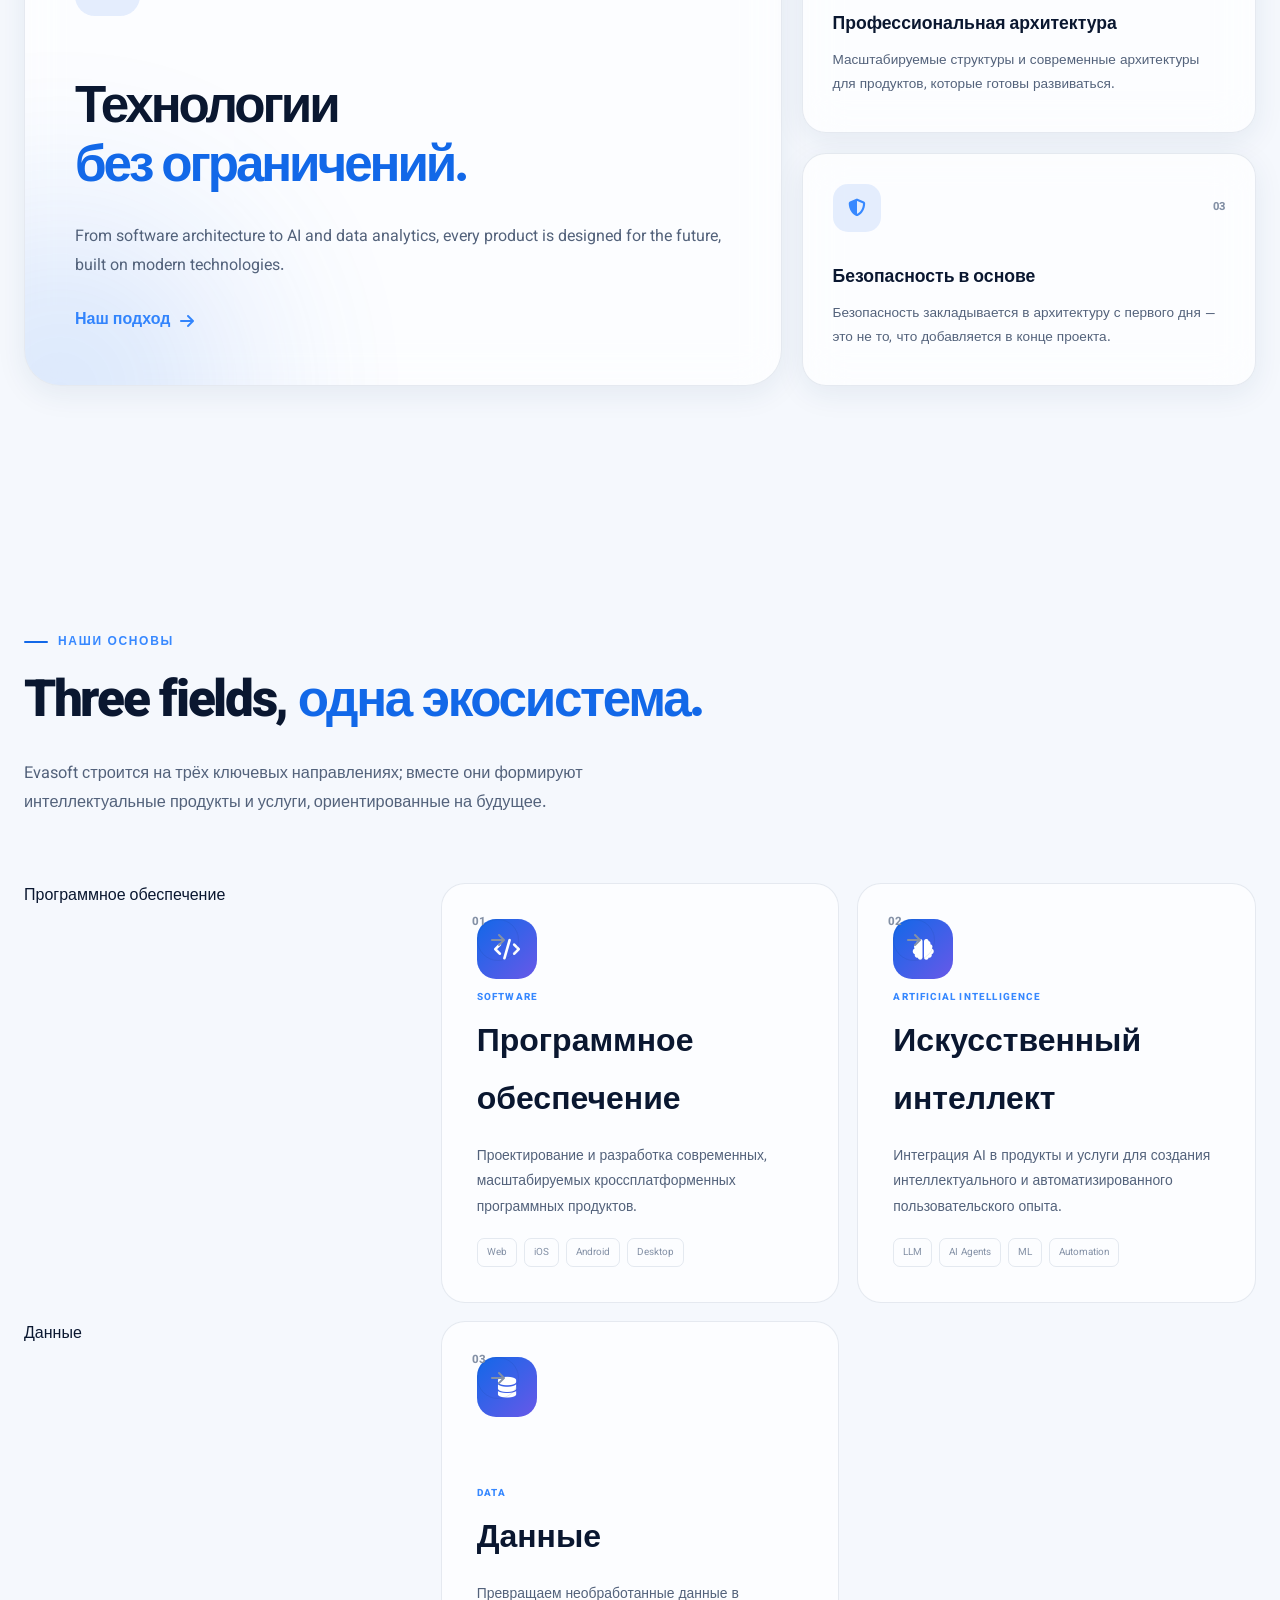
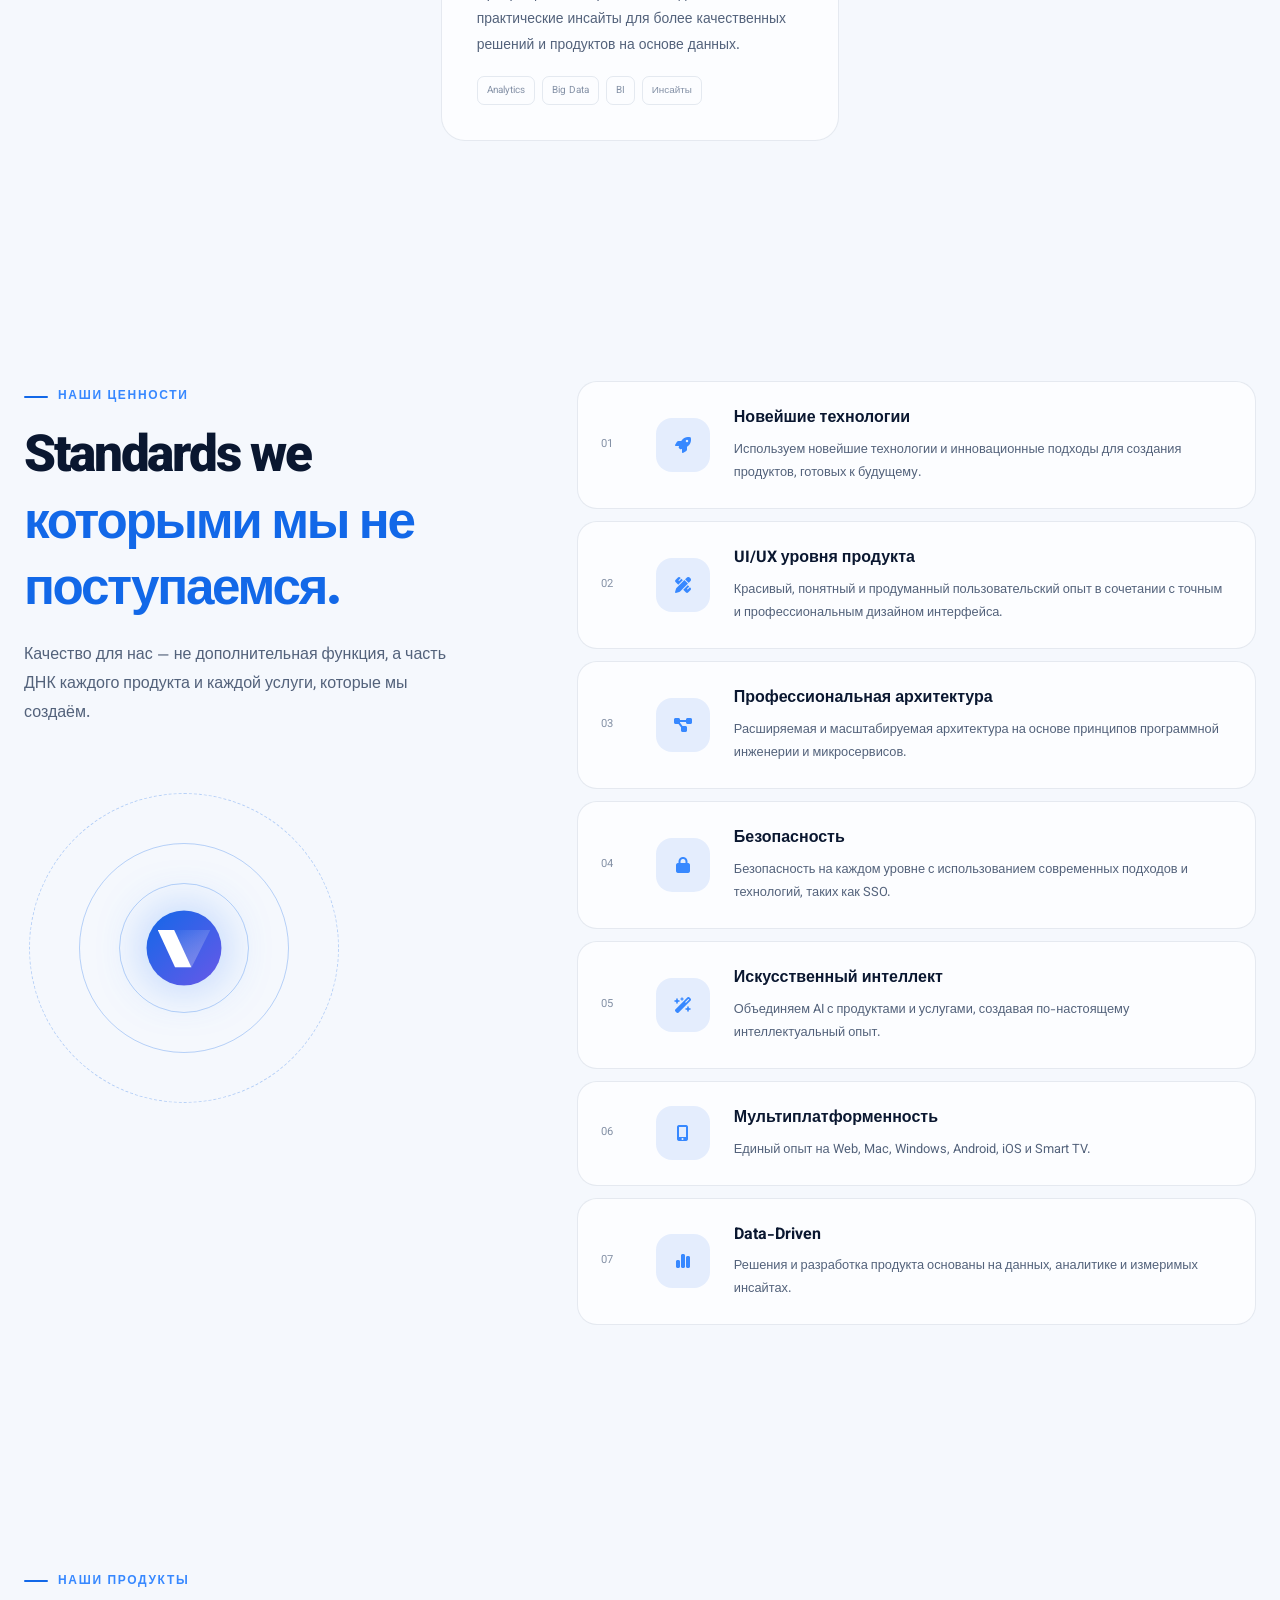
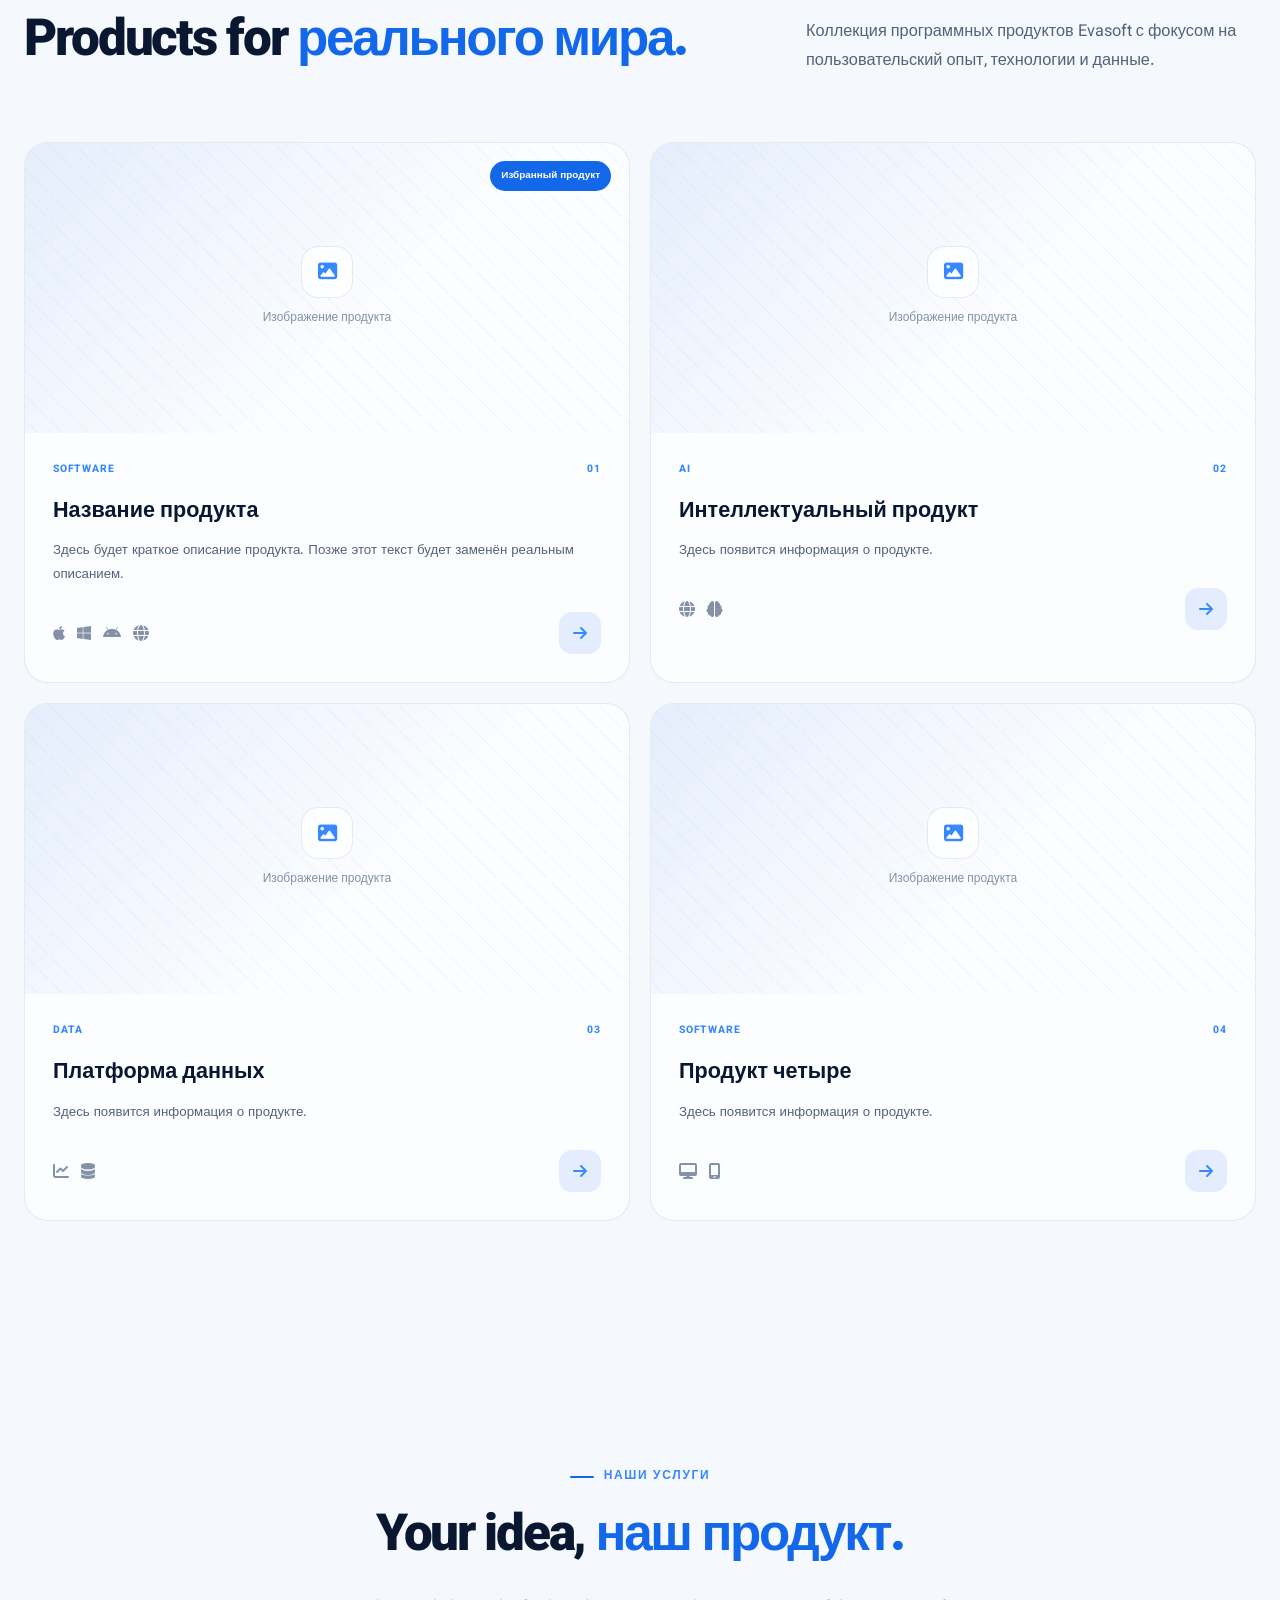
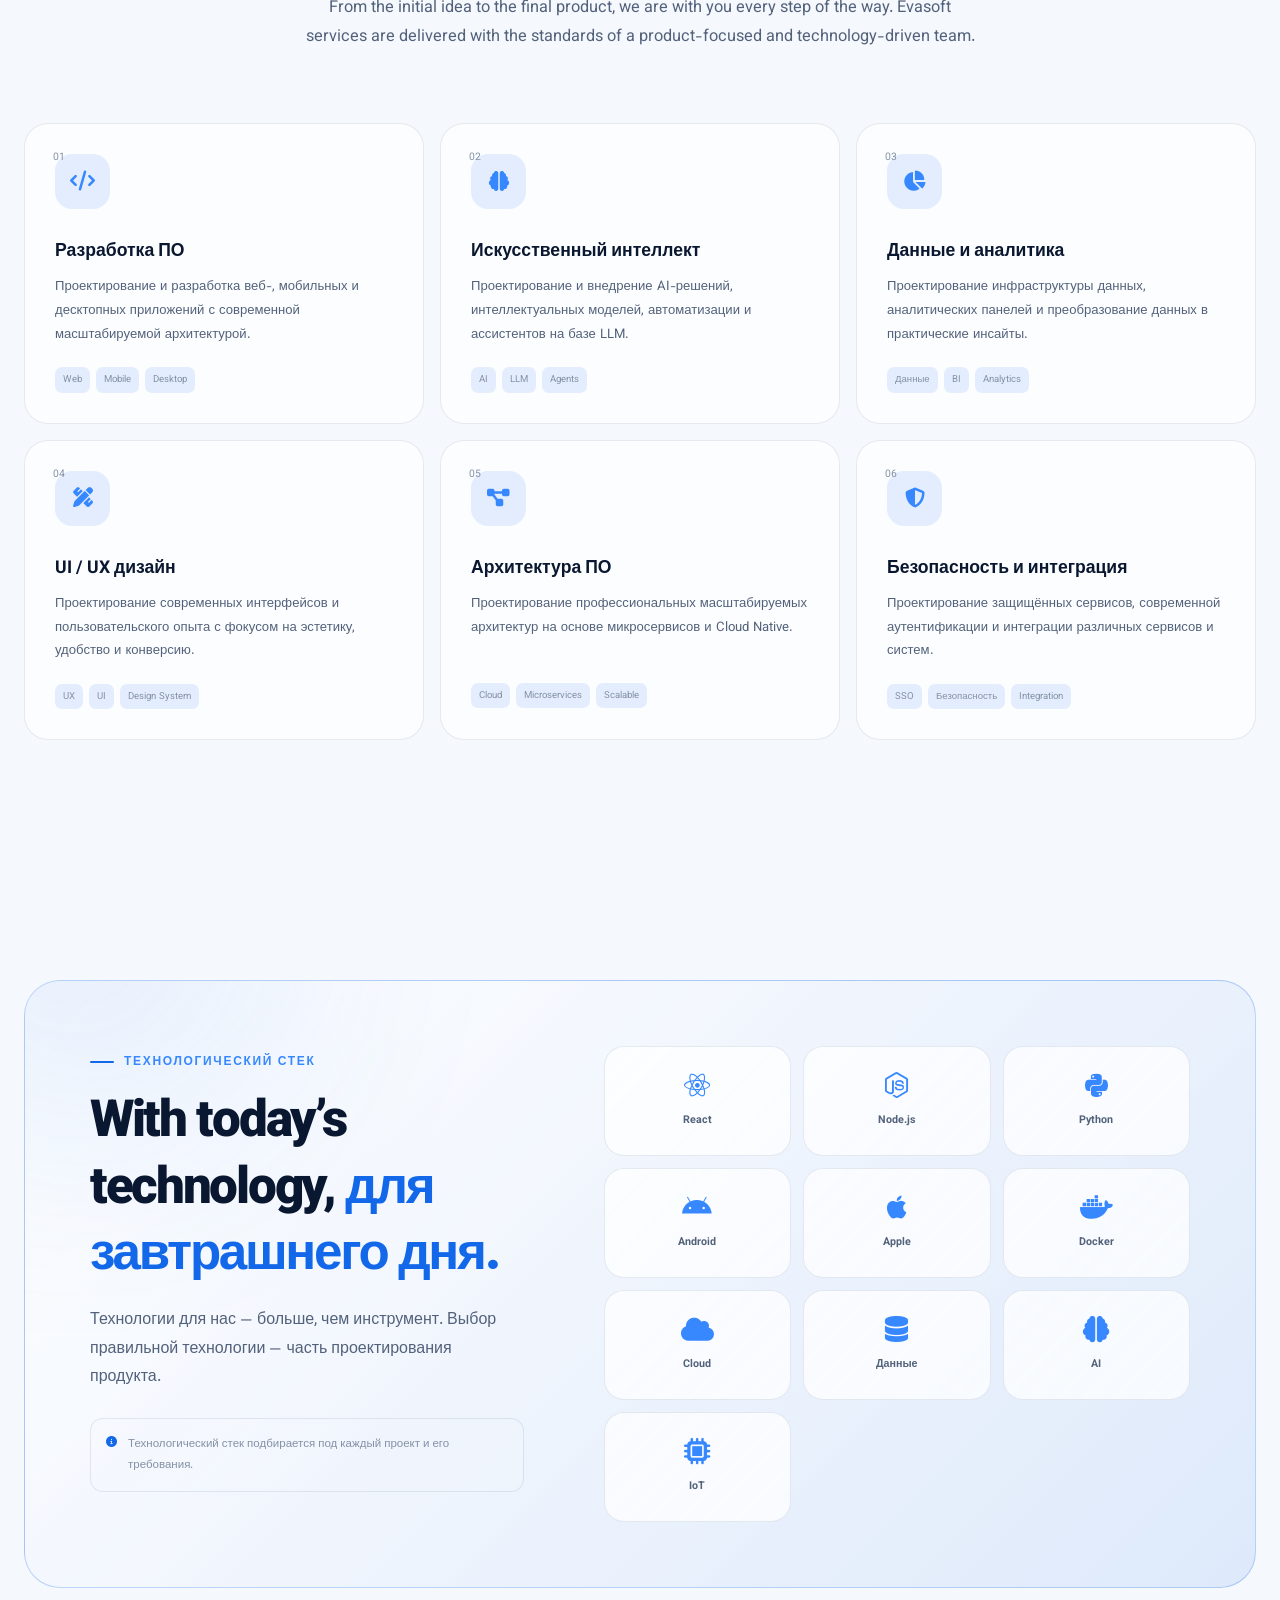
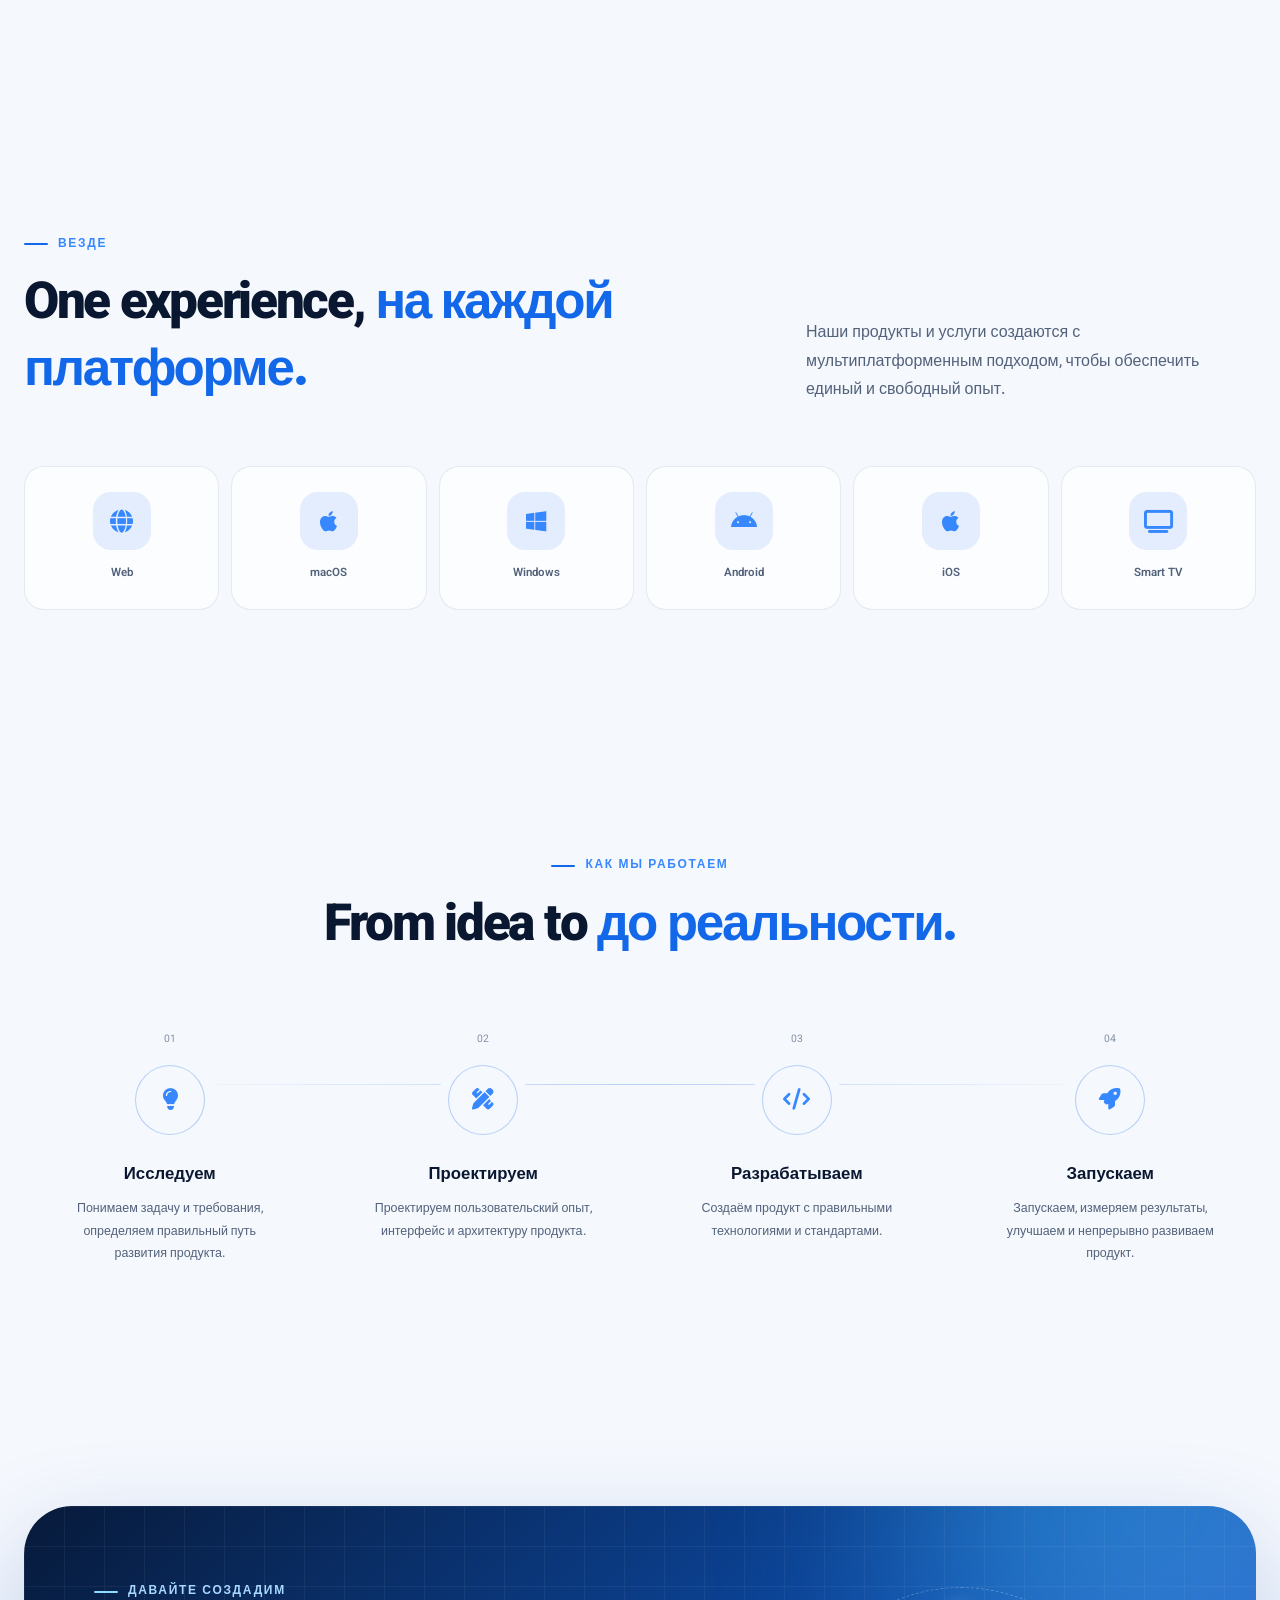
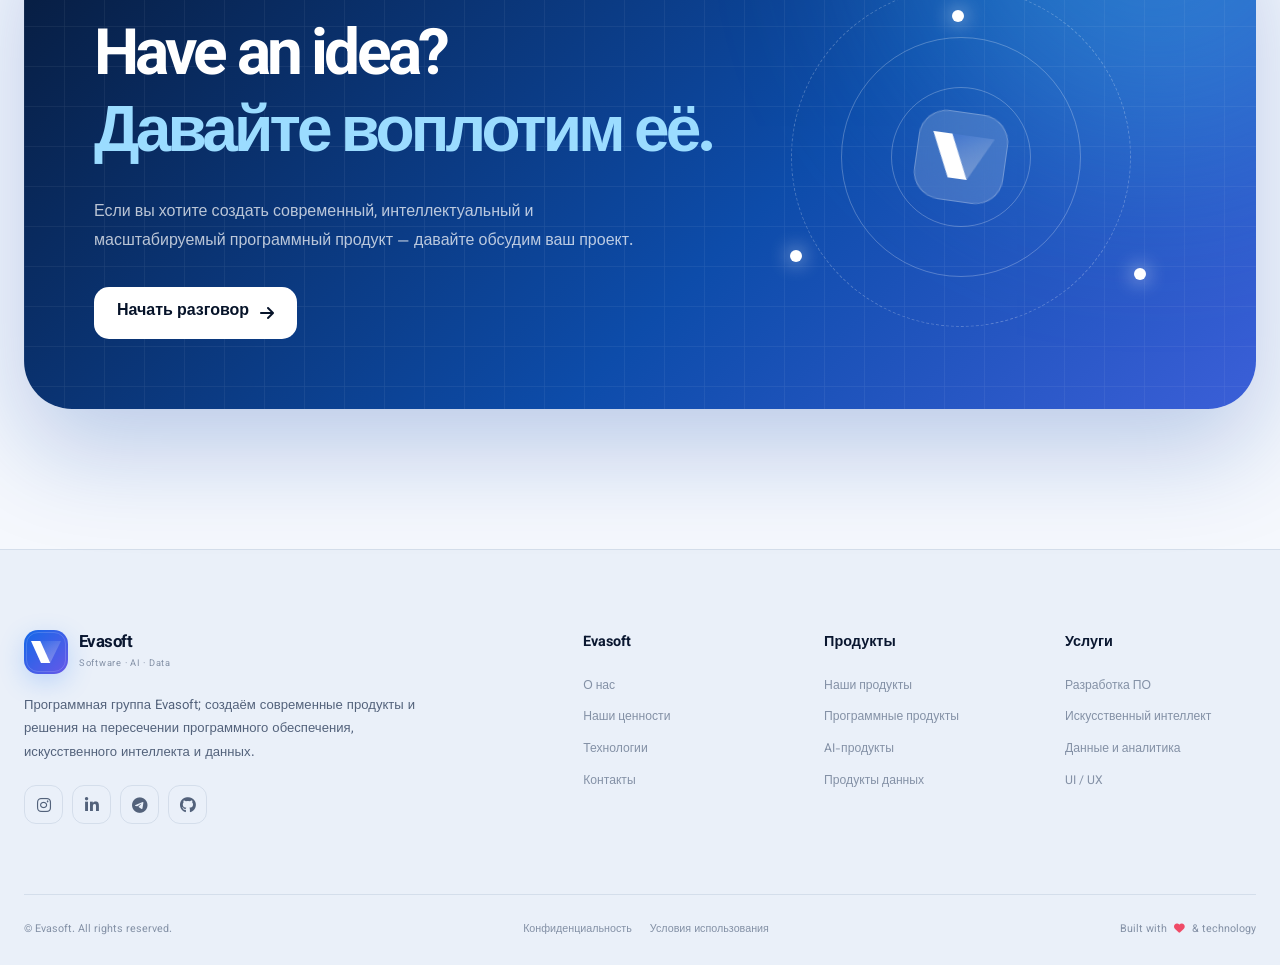
<file: ru/index.html>
<!DOCTYPE html>

<html dir="ltr" lang="ru">

<head>
    <meta charset="utf-8" />
    <meta content="width=device-width, initial-scale=1.0" name="viewport" />
    <title>Evasoft — Программная группа</title>
    <meta
        content="Современная программная группа в сфере программного обеспечения, искусственного интеллекта и данных. Создаём масштабируемые цифровые продукты и решения."
        name="description" />
    <meta content="#07152f" name="theme-color" />
    <link rel="icon" href="../image/logo.svg" type="image/svg+xml">
    <!-- Open Graph -->
    <meta content="Evasoft — Software, AI &amp; Data" property="og:title" />
    <meta content="Modern software, AI, and data solutions for building the digital products of tomorrow."
        property="og:description" />
    <meta content="website" property="og:type" />
    <!-- Fonts -->
    <link href="https://fonts.googleapis.com" rel="preconnect" />
    <link crossorigin="" href="https://fonts.gstatic.com" rel="preconnect" />
    <link href="https://fonts.googleapis.com/css2?family=Vazirmatn:wght@300;400;500;600;700;800;900&amp;display=swap"
        rel="stylesheet" />
    <!-- Icons -->
    <link href="https://cdnjs.cloudflare.com/ajax/libs/font-awesome/6.7.2/css/all.min.css" rel="stylesheet" />
    <!-- Main stylesheet -->
    <link href="../style.css" rel="stylesheet" />
    <!-- Prevent theme flash -->
    <script>
        (() => {
            const savedTheme = localStorage.getItem("evasoft-theme");
            const systemDark = window.matchMedia &&
                window.matchMedia("(prefers-color-scheme: dark)").matches;

            const theme = savedTheme || (systemDark ? "dark" : "light");
            document.documentElement.dataset.theme = theme;
        })();
    </script>
    <link href="/ru/" rel="canonical" />
    <link href="/" hreflang="fa" rel="alternate" />
    <link href="/en/" hreflang="en" rel="alternate" />
    <link href="/ar/" hreflang="ar" rel="alternate" />
    <link href="/ru/" hreflang="ru" rel="alternate" />
    <link href="/zh/" hreflang="zh" rel="alternate" />
    <link href="/" hreflang="x-default" rel="alternate" />
</head>

<body>
    <!-- =========================================================
         PAGE LOADER
    ========================================================== -->
    <div class="page-loader" id="pageLoader">
        <div class="loader-logo">
            <img alt="Evasoft" class="brand-logo" src="../image/logo.svg" />
        </div>
        <div class="loader-line">
            <span></span>
        </div>
    </div>
    <!-- =========================================================
         BACKGROUND EFFECTS
    ========================================================== -->
    <div aria-hidden="true" class="site-background">
        <div class="background-orb background-orb-1"></div>
        <div class="background-orb background-orb-2"></div>
        <div class="background-grid"></div>
        <div class="background-noise"></div>
    </div>
    <!-- =========================================================
         HEADER
    ========================================================== -->
    <header class="site-header" id="siteHeader">
        <div class="container header-inner">
            <!-- Logo -->
            <a aria-label="Evasoft" class="brand" href="#home">
                <!--
                    جای لوگوی واقعی Evasoft
                    بعداً می‌توانی این بخش را با img جایگزین کنی.
                -->
                <span class="brand-logo-placeholder">
                    <img alt="Evasoft" class="brand-logo" src="../image/logo.svg" />
                </span>
                <span class="brand-content">
                    <strong class="brand-name">Evasoft</strong>
                    <small class="brand-tagline">Software · AI · Data</small>
                </span>
            </a>
            <!-- Desktop Navigation -->
            <nav aria-label="Main navigation" class="main-nav">
                <a class="nav-link active" href="#home">
                    <span>Главная</span>
                </a>
                <a class="nav-link" href="#about">
                    <span>О нас</span>
                </a>
                <a class="nav-link" href="#products">
                    <span>Продукты</span>
                </a>
                <a class="nav-link" href="#services">
                    <span>Услуги</span>
                </a>
                <a class="nav-link" href="#technology">
                    <span>Технологии</span>
                </a>
                <a class="nav-link" href="#contact">
                    <span>Контакты</span>
                </a>
            </nav>
            <!-- Header Actions -->
            <div class="header-actions">
                <!-- Language Switcher -->
                <div class="language-switcher">
                    <button aria-expanded="false" aria-label="Select language" class="language-toggle" type="button">
                        <i class="fa-solid fa-globe"></i>
                        <span class="language-current">RU</span>
                        <i class="fa-solid fa-chevron-down"></i>
                    </button>
                    <div class="language-menu">
                        <a class="language-option" href="../" hreflang="fa" lang="fa">
                            <span>Персидский</span>
                            <small>FA</small>
                        </a>
                        <a class="language-option" href="../en/" hreflang="en" lang="en">
                            <span>Английский</span>
                            <small>EN</small>
                        </a>
                        <a class="language-option" href="../ar/" hreflang="ar" lang="ar">
                            <span>Арабский</span>
                            <small>AR</small>
                        </a>
                        <a class="language-option active" href="./" hreflang="ru" lang="ru">
                            <span>Русский</span>
                            <small>RU</small>
                        </a>
                        <a class="language-option" href="../zh/" hreflang="zh" lang="zh">
                            <span>Китайский</span>
                            <small>ZH</small>
                        </a>
                    </div>
                </div>
                <!-- Theme Toggle -->
                <button aria-label="Toggle theme" class="icon-button theme-toggle" data-theme-toggle="" id="themeToggle"
                    title="Toggle theme" type="button">
                    <i class="fa-solid fa-moon theme-icon-dark"></i>
                    <i class="fa-solid fa-sun theme-icon-light"></i>
                </button>
                <!-- CTA -->
                <a class="header-cta" href="#contact">
                    <span>Начать проект</span>
                    <i class="fa-solid fa-arrow-right"></i>
                </a>
                <!-- Mobile Menu -->
                <button aria-expanded="false" aria-label="Open menu" class="icon-button menu-toggle" id="menuToggle"
                    type="button">
                    <i class="fa-solid fa-bars"></i>
                </button>
            </div>
        </div>
        <!-- Mobile Navigation -->
        <div class="mobile-nav" id="mobileNav">
            <nav aria-label="Mobile navigation">
                <a class="mobile-nav-link" href="#home">
                    <i class="fa-solid fa-house"></i>
                    <span>Главная</span>
                </a>
                <a class="mobile-nav-link" href="#about">
                    <i class="fa-solid fa-building"></i>
                    <span>О нас</span>
                </a>
                <a class="mobile-nav-link" href="#products">
                    <i class="fa-solid fa-cubes"></i>
                    <span>Продукты</span>
                </a>
                <a class="mobile-nav-link" href="#services">
                    <i class="fa-solid fa-code"></i>
                    <span>Услуги</span>
                </a>
                <a class="mobile-nav-link" href="#technology">
                    <i class="fa-solid fa-microchip"></i>
                    <span>Технологии</span>
                </a>
                <a class="mobile-nav-link" href="#contact">
                    <i class="fa-solid fa-paper-plane"></i>
                    <span>Контакты</span>
                </a>
            </nav>
        </div>
    </header>
    <!-- =========================================================
         MAIN
    ========================================================== -->
    <main id="main">
        <!-- =====================================================
             HERO
        ====================================================== -->
        <section class="hero-section section" id="home">
            <div class="hero-glow hero-glow-right"></div>
            <div class="hero-glow hero-glow-left"></div>
            <div class="container hero-container">
                <!-- Hero Content -->
                <div class="hero-content reveal">
                    <div class="eyebrow">
                        <span class="eyebrow-dot"></span>
                        <span>Создаём будущее с помощью технологий сегодняшнего дня</span>
                    </div>
                    <h1 class="hero-title">
                        <span class="hero-title-line">
                            Мы создаём ПО
                        </span>
                        <span class="hero-title-gradient">
                            по-другому.
                        </span>
                    </h1>
                    <p class="hero-description">
                        Evasoft is a modern software group working across three fields:
                        <strong>Software, Artificial Intelligence, and Data</strong>
                        designing and developing modern solutions and next-generation digital products.
                    </p>
                    <div class="hero-actions">
                        <a class="button button-primary" href="#products">
                            <span>Смотреть продукты</span>
                            <i class="fa-solid fa-arrow-right"></i>
                        </a>
                        <a class="button button-secondary" href="#services">
                            <span>Наши услуги</span>
                            <i class="fa-solid fa-code"></i>
                        </a>
                    </div>
                    <div class="hero-trust">
                        <div class="hero-trust-item">
                            <i class="fa-solid fa-circle-check"></i>
                            <span>Технологии — прежде всего</span>
                        </div>
                        <div class="hero-trust-item">
                            <i class="fa-solid fa-circle-check"></i>
                            <span>На основе данных</span>
                        </div>
                        <div class="hero-trust-item">
                            <i class="fa-solid fa-circle-check"></i>
                            <span>AI в основе</span>
                        </div>
                    </div>
                </div>
                <!-- Hero Visual -->
                <div class="hero-visual reveal reveal-delay-2">
                    <div class="hero-visual-glow"></div>
                    <div class="hero-dashboard">
                        <div class="dashboard-topbar">
                            <div class="window-dots">
                                <span></span>
                                <span></span>
                                <span></span>
                            </div>
                            <div class="dashboard-address">
                                evasoft / intelligence
                            </div>
                        </div>
                        <div class="dashboard-content">
                            <div class="dashboard-heading">
                                <span class="dashboard-label">Evasoft OS</span>
                                <h3>
                                    Build.
                                    <span>Думай.</span>
                                    Scale.
                                </h3>
                            </div>
                            <div class="dashboard-chart">
                                <div class="chart-grid">
                                    <span></span>
                                    <span></span>
                                    <span></span>
                                    <span></span>
                                </div>
                                <svg aria-hidden="true" class="chart-line" preserveaspectratio="none"
                                    viewbox="0 0 500 180">
                                    <defs>
                                        <lineargradient id="chartGradient" x1="0%" x2="100%" y1="0%" y2="0%">
                                            <stop offset="0%"></stop>
                                            <stop offset="100%"></stop>
                                        </lineargradient>
                                    </defs>
                                    <path d="M0 155
                                           C35 145 48 125 82 132
                                           C115 140 124 98 155 105
                                           C185 112 201 88 228 92
                                           C258 97 266 61 300 70
                                           C333 79 345 46 370 54
                                           C405 66 417 24 445 35
                                           C465 43 478 21 500 8"></path>
                                </svg>
                            </div>
                            <div class="dashboard-metrics">
                                <div class="metric-card">
                                    <span>AI</span>
                                    <strong>98.4%</strong>
                                    <small>Интеллект</small>
                                </div>
                                <div class="metric-card">
                                    <span>DATA</span>
                                    <strong>24.8K</strong>
                                    <small>Инсайты</small>
                                </div>
                                <div class="metric-card">
                                    <span>CORE</span>
                                    <strong>99.9%</strong>
                                    <small>Надёжность</small>
                                </div>
                            </div>
                        </div>
                    </div>
                    <!-- Floating Cards -->
                    <div class="floating-card floating-card-ai">
                        <div class="floating-icon">
                            <i class="fa-solid fa-wand-magic-sparkles"></i>
                        </div>
                        <div>
                            <span>AI-движок</span>
                            <strong>Active</strong>
                        </div>
                        <span class="status-dot"></span>
                    </div>
                    <div class="floating-card floating-card-data">
                        <div class="floating-icon">
                            <i class="fa-solid fa-chart-line"></i>
                        </div>
                        <div>
                            <span>На основе данных</span>
                            <strong>Аналитика в реальном времени</strong>
                        </div>
                    </div>
                </div>
            </div>
            <!-- Hero bottom stats -->
            <div class="container hero-stats-container">
                <div class="hero-stats">
                    <div class="hero-stat">
                        <strong>01</strong>
                        <span>Программное обеспечение</span>
                    </div>
                    <div class="hero-stat">
                        <strong>02</strong>
                        <span>Искусственный интеллект</span>
                    </div>
                    <div class="hero-stat">
                        <strong>03</strong>
                        <span>Данные</span>
                    </div>
                    <div class="hero-stat hero-stat-highlight">
                        <strong>∞</strong>
                        <span>Возможности</span>
                    </div>
                </div>
            </div>
        </section>
        <!-- =====================================================
             ABOUT / INTRO
        ====================================================== -->
        <section class="about-section section" id="about">
            <div class="container">
                <div class="section-heading centered reveal">
                    <div class="section-kicker">
                        <span>КТО МЫ</span>
                    </div>
                    <h2 class="section-title">
                        We don’t just build software;
                        <span>we build solutions.</span>
                    </h2>
                    <p class="section-description">
                        В Evasoft мы считаем, что технологии создают ценность, когда помогают решать реальные задачи
                        лучше, быстрее и эффективнее.
                    </p>
                </div>
                <div class="about-grid">
                    <div class="about-main-card reveal">
                        <div class="about-card-number">01</div>
                        <div class="about-card-icon">
                            <i class="fa-solid fa-atom"></i>
                        </div>
                        <h3>
                            Технологии<br />
                            <span>без ограничений.</span>
                        </h3>
                        <p>
                            From software architecture to AI and data analytics,
                            every product is designed for the future, built on
                            modern technologies.
                        </p>
                        <a class="text-link" href="#values">
                            <span>Наш подход</span>
                            <i class="fa-solid fa-arrow-right"></i>
                        </a>
                    </div>
                    <div class="about-side-cards">
                        <article class="about-small-card reveal reveal-delay-1">
                            <div class="small-card-top">
                                <span class="small-card-icon">
                                    <i class="fa-solid fa-layer-group"></i>
                                </span>
                                <span class="small-card-number">02</span>
                            </div>
                            <h3>Профессиональная архитектура</h3>
                            <p>
                                Масштабируемые структуры и современные архитектуры для продуктов, которые готовы
                                развиваться.
                            </p>
                        </article>
                        <article class="about-small-card reveal reveal-delay-2">
                            <div class="small-card-top">
                                <span class="small-card-icon">
                                    <i class="fa-solid fa-shield-halved"></i>
                                </span>
                                <span class="small-card-number">03</span>
                            </div>
                            <h3>Безопасность в основе</h3>
                            <p>
                                Безопасность закладывается в архитектуру с первого дня — это не то, что добавляется в
                                конце проекта.
                            </p>
                        </article>
                    </div>
                </div>
            </div>
        </section>
        <!-- =====================================================
             THREE PILLARS
        ====================================================== -->
        <section class="pillars-section section" id="pillars">
            <div class="container">
                <div class="section-heading reveal">
                    <div class="section-kicker">
                        <span>НАШИ ОСНОВЫ</span>
                    </div>
                    <h2 class="section-title">
                        Three fields,
                        <span>одна экосистема.</span>
                    </h2>
                    <p class="section-description">
                        Evasoft строится на трёх ключевых направлениях; вместе они формируют интеллектуальные продукты и
                        услуги, ориентированные на будущее.
                    </p>
                </div>
                <div class="pillars-grid">
                    Программное обеспечение
                    <article class="pillar-card pillar-software reveal">
                        <div class="pillar-number">01</div>
                        <div class="pillar-icon">
                            <i class="fa-solid fa-code"></i>
                        </div>
                        <div class="pillar-content">
                            <span class="pillar-label">SOFTWARE</span>
                            <h3>Программное обеспечение</h3>
                            <p>
                                Проектирование и разработка современных, масштабируемых кроссплатформенных программных
                                продуктов.
                            </p>
                            <div class="pillar-tags">
                                <span>Web</span>
                                <span>iOS</span>
                                <span>Android</span>
                                <span>Desktop</span>
                            </div>
                        </div>
                        <div class="pillar-arrow">
                            <i class="fa-solid fa-arrow-right"></i>
                        </div>
                    </article>
                    <!-- AI -->
                    <article class="pillar-card pillar-ai reveal reveal-delay-1">
                        <div class="pillar-number">02</div>
                        <div class="pillar-icon">
                            <i class="fa-solid fa-brain"></i>
                        </div>
                        <div class="pillar-content">
                            <span class="pillar-label">ARTIFICIAL INTELLIGENCE</span>
                            <h3>Искусственный интеллект</h3>
                            <p>
                                Интеграция AI в продукты и услуги для создания интеллектуального и автоматизированного
                                пользовательского опыта.
                            </p>
                            <div class="pillar-tags">
                                <span>LLM</span>
                                <span>AI Agents</span>
                                <span>ML</span>
                                <span>Automation</span>
                            </div>
                        </div>
                        <div class="pillar-arrow">
                            <i class="fa-solid fa-arrow-right"></i>
                        </div>
                    </article>
                    Данные
                    <article class="pillar-card pillar-data reveal reveal-delay-2">
                        <div class="pillar-number">03</div>
                        <div class="pillar-icon">
                            <i class="fa-solid fa-database"></i>
                        </div>
                        <div class="pillar-content">
                            <span class="pillar-label">DATA</span>
                            <h3>Данные</h3>
                            <p>
                                Превращаем необработанные данные в практические инсайты для более качественных решений и
                                продуктов на основе данных.
                            </p>
                            <div class="pillar-tags">
                                <span>Analytics</span>
                                <span>Big Data</span>
                                <span>BI</span>
                                <span>Инсайты</span>
                            </div>
                        </div>
                        <div class="pillar-arrow">
                            <i class="fa-solid fa-arrow-right"></i>
                        </div>
                    </article>
                </div>
            </div>
        </section>
        <!-- =====================================================
             VALUES
        ====================================================== -->
        <section class="values-section section" id="values">
            <div class="container">
                <div class="values-layout">
                    <div class="values-intro reveal">
                        <div class="section-kicker">
                            <span>НАШИ ЦЕННОСТИ</span>
                        </div>
                        <h2 class="section-title">
                            Standards we
                            <span>которыми мы не поступаемся.</span>
                        </h2>
                        <p>
                            Качество для нас — не дополнительная функция, а часть ДНК каждого продукта и каждой услуги,
                            которые мы создаём.
                        </p>
                        <div aria-hidden="true" class="values-orbit">
                            <div class="orbit orbit-1"></div>
                            <div class="orbit orbit-2"></div>
                            <div class="orbit orbit-3"></div>
                            <div class="orbit-core">
                                <img alt="Evasoft" class="brand-logo" src="../image/logo.svg" />
                            </div>
                        </div>
                    </div>
                    <div class="values-list">
                        <article class="value-item reveal">
                            <span class="value-number">01</span>
                            <div class="value-icon">
                                <i class="fa-solid fa-rocket"></i>
                            </div>
                            <div class="value-content">
                                <h3>Новейшие технологии</h3>
                                <p>
                                    Используем новейшие технологии и инновационные подходы для создания продуктов,
                                    готовых к будущему.
                                </p>
                            </div>
                        </article>
                        <article class="value-item reveal">
                            <span class="value-number">02</span>
                            <div class="value-icon">
                                <i class="fa-solid fa-pen-ruler"></i>
                            </div>
                            <div class="value-content">
                                <h3>UI/UX уровня продукта</h3>
                                <p>
                                    Красивый, понятный и продуманный пользовательский опыт в сочетании с точным и
                                    профессиональным дизайном интерфейса.
                                </p>
                            </div>
                        </article>
                        <article class="value-item reveal">
                            <span class="value-number">03</span>
                            <div class="value-icon">
                                <i class="fa-solid fa-diagram-project"></i>
                            </div>
                            <div class="value-content">
                                <h3>Профессиональная архитектура</h3>
                                <p>
                                    Расширяемая и масштабируемая архитектура на основе принципов программной инженерии и
                                    микросервисов.
                                </p>
                            </div>
                        </article>
                        <article class="value-item reveal">
                            <span class="value-number">04</span>
                            <div class="value-icon">
                                <i class="fa-solid fa-lock"></i>
                            </div>
                            <div class="value-content">
                                <h3>Безопасность</h3>
                                <p>
                                    Безопасность на каждом уровне с использованием современных подходов и технологий,
                                    таких как SSO.
                                </p>
                            </div>
                        </article>
                        <article class="value-item reveal">
                            <span class="value-number">05</span>
                            <div class="value-icon">
                                <i class="fa-solid fa-wand-magic-sparkles"></i>
                            </div>
                            <div class="value-content">
                                <h3>Искусственный интеллект</h3>
                                <p>
                                    Объединяем AI с продуктами и услугами, создавая по-настоящему интеллектуальный опыт.
                                </p>
                            </div>
                        </article>
                        <article class="value-item reveal">
                            <span class="value-number">06</span>
                            <div class="value-icon">
                                <i class="fa-solid fa-mobile-screen-button"></i>
                            </div>
                            <div class="value-content">
                                <h3>Мультиплатформенность</h3>
                                <p>
                                    Единый опыт на Web, Mac, Windows, Android, iOS и Smart TV.
                                </p>
                            </div>
                        </article>
                        <article class="value-item reveal">
                            <span class="value-number">07</span>
                            <div class="value-icon">
                                <i class="fa-solid fa-chart-simple"></i>
                            </div>
                            <div class="value-content">
                                <h3>Data-Driven</h3>
                                <p>
                                    Решения и разработка продукта основаны на данных, аналитике и измеримых инсайтах.
                                </p>
                            </div>
                        </article>
                    </div>
                </div>
            </div>
        </section>
        <!-- =====================================================
             PRODUCTS
        ====================================================== -->
        <section class="products-section section" id="products">
            <div class="container">
                <div class="section-heading products-heading reveal">
                    <div>
                        <div class="section-kicker">
                            <span>НАШИ ПРОДУКТЫ</span>
                        </div>
                        <h2 class="section-title">
                            Products for
                            <span>реального мира.</span>
                        </h2>
                    </div>
                    <p class="section-description">
                        Коллекция программных продуктов Evasoft с фокусом на пользовательский опыт, технологии и данные.
                    </p>
                </div>
                <div class="products-grid">
                    <!-- Product 01 -->
                    <article class="product-card product-card-featured reveal">
                        <div class="product-image placeholder-image">
                            <div class="placeholder-pattern"></div>
                            <div class="placeholder-content">
                                <span class="placeholder-icon">
                                    <i class="fa-solid fa-image"></i>
                                </span>
                                <span>
                                    Изображение продукта
                                </span>
                            </div>
                            <span class="product-badge">
                                Избранный продукт
                            </span>
                        </div>
                        <div class="product-body">
                            <div class="product-meta">
                                <span>SOFTWARE</span>
                                <span>01</span>
                            </div>
                            <h3>Название продукта</h3>
                            <p>
                                Здесь будет краткое описание продукта. Позже этот текст будет заменён реальным
                                описанием.
                            </p>
                            <div class="product-footer">
                                <div class="product-platforms">
                                    <i class="fa-brands fa-apple"></i>
                                    <i class="fa-brands fa-windows"></i>
                                    <i class="fa-brands fa-android"></i>
                                    <i class="fa-solid fa-globe"></i>
                                </div>
                                <a aria-label="View product" class="product-link" href="#">
                                    <i class="fa-solid fa-arrow-right"></i>
                                </a>
                            </div>
                        </div>
                    </article>
                    <!-- Product 02 -->
                    <article class="product-card reveal reveal-delay-1">
                        <div class="product-image placeholder-image">
                            <div class="placeholder-pattern"></div>
                            <div class="placeholder-content">
                                <span class="placeholder-icon">
                                    <i class="fa-solid fa-image"></i>
                                </span>
                                <span>Изображение продукта</span>
                            </div>
                        </div>
                        <div class="product-body">
                            <div class="product-meta">
                                <span>AI</span>
                                <span>02</span>
                            </div>
                            <h3>Интеллектуальный продукт</h3>
                            <p>
                                Здесь появится информация о продукте.
                            </p>
                            <div class="product-footer">
                                <div class="product-platforms">
                                    <i class="fa-solid fa-globe"></i>
                                    <i class="fa-solid fa-brain"></i>
                                </div>
                                <a aria-label="View product" class="product-link" href="#">
                                    <i class="fa-solid fa-arrow-right"></i>
                                </a>
                            </div>
                        </div>
                    </article>
                    <!-- Product 03 -->
                    <article class="product-card reveal reveal-delay-2">
                        <div class="product-image placeholder-image">
                            <div class="placeholder-pattern"></div>
                            <div class="placeholder-content">
                                <span class="placeholder-icon">
                                    <i class="fa-solid fa-image"></i>
                                </span>
                                <span>Изображение продукта</span>
                            </div>
                        </div>
                        <div class="product-body">
                            <div class="product-meta">
                                <span>DATA</span>
                                <span>03</span>
                            </div>
                            <h3>Платформа данных</h3>
                            <p>
                                Здесь появится информация о продукте.
                            </p>
                            <div class="product-footer">
                                <div class="product-platforms">
                                    <i class="fa-solid fa-chart-line"></i>
                                    <i class="fa-solid fa-database"></i>
                                </div>
                                <a aria-label="View product" class="product-link" href="#">
                                    <i class="fa-solid fa-arrow-right"></i>
                                </a>
                            </div>
                        </div>
                    </article>
                    <!-- Product 04 -->
                    <article class="product-card reveal reveal-delay-3">
                        <div class="product-image placeholder-image">
                            <div class="placeholder-pattern"></div>
                            <div class="placeholder-content">
                                <span class="placeholder-icon">
                                    <i class="fa-solid fa-image"></i>
                                </span>
                                <span>Изображение продукта</span>
                            </div>
                        </div>
                        <div class="product-body">
                            <div class="product-meta">
                                <span>SOFTWARE</span>
                                <span>04</span>
                            </div>
                            <h3>Продукт четыре</h3>
                            <p>
                                Здесь появится информация о продукте.
                            </p>
                            <div class="product-footer">
                                <div class="product-platforms">
                                    <i class="fa-solid fa-desktop"></i>
                                    <i class="fa-solid fa-mobile-screen"></i>
                                </div>
                                <a aria-label="View product" class="product-link" href="#">
                                    <i class="fa-solid fa-arrow-right"></i>
                                </a>
                            </div>
                        </div>
                    </article>
                </div>
            </div>
        </section>
        <!-- =====================================================
             SERVICES
        ====================================================== -->
        <section class="services-section section" id="services">
            <div class="container">
                <div class="section-heading centered reveal">
                    <div class="section-kicker">
                        <span>НАШИ УСЛУГИ</span>
                    </div>
                    <h2 class="section-title">
                        Your idea,
                        <span>наш продукт.</span>
                    </h2>
                    <p class="section-description">
                        From the initial idea to the final product, we are with you every step of the way.
                        Evasoft services are delivered with the standards of a product-focused
                        and technology-driven team.
                    </p>
                </div>
                <div class="services-grid">
                    <article class="service-card reveal">
                        <div class="service-number">01</div>
                        <div class="service-icon">
                            <i class="fa-solid fa-code"></i>
                        </div>
                        <h3>Разработка ПО</h3>
                        <p>
                            Проектирование и разработка веб-, мобильных и десктопных приложений с современной
                            масштабируемой архитектурой.
                        </p>
                        <div class="service-tags">
                            <span>Web</span>
                            <span>Mobile</span>
                            <span>Desktop</span>
                        </div>
                    </article>
                    <article class="service-card reveal reveal-delay-1">
                        <div class="service-number">02</div>
                        <div class="service-icon">
                            <i class="fa-solid fa-brain"></i>
                        </div>
                        <h3>Искусственный интеллект</h3>
                        <p>
                            Проектирование и внедрение AI-решений, интеллектуальных моделей, автоматизации и ассистентов
                            на базе LLM.
                        </p>
                        <div class="service-tags">
                            <span>AI</span>
                            <span>LLM</span>
                            <span>Agents</span>
                        </div>
                    </article>
                    <article class="service-card reveal reveal-delay-2">
                        <div class="service-number">03</div>
                        <div class="service-icon">
                            <i class="fa-solid fa-chart-pie"></i>
                        </div>
                        <h3>Данные и аналитика</h3>
                        <p>
                            Проектирование инфраструктуры данных, аналитических панелей и преобразование данных в
                            практические инсайты.
                        </p>
                        <div class="service-tags">
                            <span>Данные</span>
                            <span>BI</span>
                            <span>Analytics</span>
                        </div>
                    </article>
                    <article class="service-card reveal">
                        <div class="service-number">04</div>
                        <div class="service-icon">
                            <i class="fa-solid fa-pen-ruler"></i>
                        </div>
                        <h3>UI / UX дизайн</h3>
                        <p>
                            Проектирование современных интерфейсов и пользовательского опыта с фокусом на эстетику,
                            удобство и конверсию.
                        </p>
                        <div class="service-tags">
                            <span>UX</span>
                            <span>UI</span>
                            <span>Design System</span>
                        </div>
                    </article>
                    <article class="service-card reveal reveal-delay-1">
                        <div class="service-number">05</div>
                        <div class="service-icon">
                            <i class="fa-solid fa-diagram-project"></i>
                        </div>
                        <h3>Архитектура ПО</h3>
                        <p>
                            Проектирование профессиональных масштабируемых архитектур на основе микросервисов и Cloud
                            Native.
                        </p>
                        <div class="service-tags">
                            <span>Cloud</span>
                            <span>Microservices</span>
                            <span>Scalable</span>
                        </div>
                    </article>
                    <article class="service-card reveal reveal-delay-2">
                        <div class="service-number">06</div>
                        <div class="service-icon">
                            <i class="fa-solid fa-shield-halved"></i>
                        </div>
                        <h3>Безопасность и интеграция</h3>
                        <p>
                            Проектирование защищённых сервисов, современной аутентификации и интеграции различных
                            сервисов и систем.
                        </p>
                        <div class="service-tags">
                            <span>SSO</span>
                            <span>Безопасность</span>
                            <span>Integration</span>
                        </div>
                    </article>
                </div>
            </div>
        </section>
        <!-- =====================================================
             TECHNOLOGY
        ====================================================== -->
        <section class="technology-section section" id="technology">
            <div class="container">
                <div class="technology-card reveal">
                    <div class="technology-content">
                        <div class="section-kicker">
                            <span>ТЕХНОЛОГИЧЕСКИЙ СТЕК</span>
                        </div>
                        <h2 class="section-title">
                            With today’s technology,
                            <span>для завтрашнего дня.</span>
                        </h2>
                        <p>
                            Технологии для нас — больше, чем инструмент. Выбор правильной технологии — часть
                            проектирования продукта.
                        </p>
                        <div class="technology-note">
                            <i class="fa-solid fa-circle-info"></i>
                            <span>
                                Технологический стек подбирается под каждый проект и его требования.

                            </span>
                        </div>
                    </div>
                    <div class="technology-stack">
                        <div class="tech-item">
                            <i class="fa-brands fa-react"></i>
                            <span>React</span>
                        </div>
                        <div class="tech-item">
                            <i class="fa-brands fa-node-js"></i>
                            <span>Node.js</span>
                        </div>
                        <div class="tech-item">
                            <i class="fa-brands fa-python"></i>
                            <span>Python</span>
                        </div>
                        <div class="tech-item">
                            <i class="fa-brands fa-android"></i>
                            <span>Android</span>
                        </div>
                        <div class="tech-item">
                            <i class="fa-brands fa-apple"></i>
                            <span>Apple</span>
                        </div>
                        <div class="tech-item">
                            <i class="fa-brands fa-docker"></i>
                            <span>Docker</span>
                        </div>
                        <div class="tech-item">
                            <i class="fa-solid fa-cloud"></i>
                            <span>Cloud</span>
                        </div>
                        <div class="tech-item">
                            <i class="fa-solid fa-database"></i>
                            <span>Данные</span>
                        </div>
                        <div class="tech-item">
                            <i class="fa-solid fa-brain"></i>
                            <span>AI</span>
                        </div>
                        <div class="tech-item">
                            <i class="fa-solid fa-microchip"></i>
                            <span>IoT</span>
                        </div>
                    </div>
                </div>
            </div>
        </section>
        <!-- =====================================================
             MULTI PLATFORM
        ====================================================== -->
        <section class="platform-section section">
            <div class="container">
                <div class="platform-header reveal">
                    <div>
                        <div class="section-kicker">
                            <span>ВЕЗДЕ</span>
                        </div>
                        <h2 class="section-title">
                            One experience,
                            <span>на каждой платформе.</span>
                        </h2>
                    </div>
                    <p>
                        Наши продукты и услуги создаются с мультиплатформенным подходом, чтобы обеспечить единый и
                        свободный опыт.
                    </p>
                </div>
                <div class="platforms-showcase reveal">
                    <div class="platform-item">
                        <div class="platform-icon">
                            <i class="fa-solid fa-globe"></i>
                        </div>
                        <span>Web</span>
                    </div>
                    <div class="platform-item">
                        <div class="platform-icon">
                            <i class="fa-brands fa-apple"></i>
                        </div>
                        <span>macOS</span>
                    </div>
                    <div class="platform-item">
                        <div class="platform-icon">
                            <i class="fa-brands fa-windows"></i>
                        </div>
                        <span>Windows</span>
                    </div>
                    <div class="platform-item">
                        <div class="platform-icon">
                            <i class="fa-brands fa-android"></i>
                        </div>
                        <span>Android</span>
                    </div>
                    <div class="platform-item">
                        <div class="platform-icon">
                            <i class="fa-brands fa-apple"></i>
                        </div>
                        <span>iOS</span>
                    </div>
                    <div class="platform-item">
                        <div class="platform-icon">
                            <i class="fa-solid fa-tv"></i>
                        </div>
                        <span>Smart TV</span>
                    </div>
                </div>
            </div>
        </section>
        <!-- =====================================================
             PROCESS
        ====================================================== -->
        <section class="process-section section">
            <div class="container">
                <div class="section-heading centered reveal">
                    <div class="section-kicker">
                        <span>КАК МЫ РАБОТАЕМ</span>
                    </div>
                    <h2 class="section-title">
                        From idea to
                        <span>до реальности.</span>
                    </h2>
                </div>
                <div class="process-grid">
                    <article class="process-step reveal">
                        <div class="process-number">01</div>
                        <div class="process-icon">
                            <i class="fa-solid fa-lightbulb"></i>
                        </div>
                        <h3>Исследуем</h3>
                        <p>
                            Понимаем задачу и требования, определяем правильный путь развития продукта.
                        </p>
                    </article>
                    <article class="process-step reveal reveal-delay-1">
                        <div class="process-number">02</div>
                        <div class="process-icon">
                            <i class="fa-solid fa-pen-ruler"></i>
                        </div>
                        <h3>Проектируем</h3>
                        <p>
                            Проектируем пользовательский опыт, интерфейс и архитектуру продукта.
                        </p>
                    </article>
                    <article class="process-step reveal reveal-delay-2">
                        <div class="process-number">03</div>
                        <div class="process-icon">
                            <i class="fa-solid fa-code"></i>
                        </div>
                        <h3>Разрабатываем</h3>
                        <p>
                            Создаём продукт с правильными технологиями и стандартами.
                        </p>
                    </article>
                    <article class="process-step reveal reveal-delay-3">
                        <div class="process-number">04</div>
                        <div class="process-icon">
                            <i class="fa-solid fa-rocket"></i>
                        </div>
                        <h3>Запускаем</h3>
                        <p>
                            Запускаем, измеряем результаты, улучшаем и непрерывно развиваем продукт.
                        </p>
                    </article>
                </div>
            </div>
        </section>
        <!-- =====================================================
             CTA
        ====================================================== -->
        <section class="cta-section section" id="contact">
            <div class="container">
                <div class="cta-card reveal">
                    <div class="cta-glow"></div>
                    <div class="cta-grid-pattern"></div>
                    <div class="cta-content">
                        <div class="section-kicker">
                            <span>ДАВАЙТЕ СОЗДАДИМ</span>
                        </div>
                        <h2>
                            Have an idea?
                            <br />
                            <span>Давайте воплотим её.</span>
                        </h2>
                        <p>
                            Если вы хотите создать современный, интеллектуальный и масштабируемый программный продукт —
                            давайте обсудим ваш проект.
                        </p>
                        <a class="button button-light" href="mailto:hello@evasoft.ir">
                            <span>Начать разговор</span>
                            <i class="fa-solid fa-arrow-right"></i>
                        </a>
                    </div>
                    <div aria-hidden="true" class="cta-visual">
                        <div class="cta-ring ring-1"></div>
                        <div class="cta-ring ring-2"></div>
                        <div class="cta-ring ring-3"></div>
                        <div class="cta-center">
                            <img alt="Evasoft" class="brand-logo" src="../image/logo.svg" />
                        </div>
                        <span class="cta-orbit-dot dot-1"></span>
                        <span class="cta-orbit-dot dot-2"></span>
                        <span class="cta-orbit-dot dot-3"></span>
                    </div>
                </div>
            </div>
        </section>
    </main>
    <!-- =========================================================
         FOOTER
    ========================================================== -->
    <footer class="site-footer">
        <div class="container">
            <div class="footer-main">
                <!-- Brand -->
                <div class="footer-brand">
                    <a class="brand" href="#home">
                        <span class="brand-logo-placeholder">
                            <img alt="Evasoft" class="brand-logo" src="../image/logo.svg" />
                        </span>
                        <span class="brand-content">
                            <strong class="brand-name">Evasoft</strong>
                            <small class="brand-tagline">
                                Software · AI · Data
                            </small>
                        </span>
                    </a>
                    <p>
                        Программная группа Evasoft; создаём современные продукты и решения на пересечении программного
                        обеспечения, искусственного интеллекта и данных.
                    </p>
                    <div class="social-links">
                        <a aria-label="Instagram" href="#">
                            <i class="fa-brands fa-instagram"></i>
                        </a>
                        <a aria-label="LinkedIn" href="#">
                            <i class="fa-brands fa-linkedin-in"></i>
                        </a>
                        <a aria-label="Telegram" href="#">
                            <i class="fa-brands fa-telegram"></i>
                        </a>
                        <a aria-label="GitHub" href="#">
                            <i class="fa-brands fa-github"></i>
                        </a>
                    </div>
                </div>
                <!-- Footer Links -->
                <div class="footer-links-column">
                    <h3>Evasoft</h3>
                    <a href="#about">О нас</a>
                    <a href="#values">Наши ценности</a>
                    <a href="#technology">Технологии</a>
                    <a href="#contact">Контакты</a>
                </div>
                <div class="footer-links-column">
                    <h3>Продукты</h3>
                    <a href="#products">Наши продукты</a>
                    <a href="#products">Программные продукты</a>
                    <a href="#products">AI-продукты</a>
                    <a href="#products">Продукты данных</a>
                </div>
                <div class="footer-links-column">
                    <h3>Услуги</h3>
                    <a href="#services">Разработка ПО</a>
                    <a href="#services">Искусственный интеллект</a>
                    <a href="#services">Данные и аналитика</a>
                    <a href="#services">UI / UX</a>
                </div>
            </div>
            <div class="footer-bottom">
                <span>
                    © <span id="currentYear"></span>
                    Evasoft. All rights reserved.
                </span>
                <div class="footer-bottom-links">
                    <a href="#">Конфиденциальность</a>
                    <a href="#">Условия использования</a>
                </div>
                <span class="footer-made">
                    Built with
                    <i class="fa-solid fa-heart"></i>
                    &amp; technology
                </span>
            </div>
        </div>
    </footer>
    <!-- =========================================================
         BACK TO TOP
    ========================================================== -->
    <button aria-label="Back to top" class="back-to-top" id="backToTop" type="button">
        <i class="fa-solid fa-arrow-up"></i>
    </button>
    <!-- =========================================================
         MAIN JAVASCRIPT
    ========================================================== -->
    <script src="../script.js"></script>
</body>

</html>
</file>
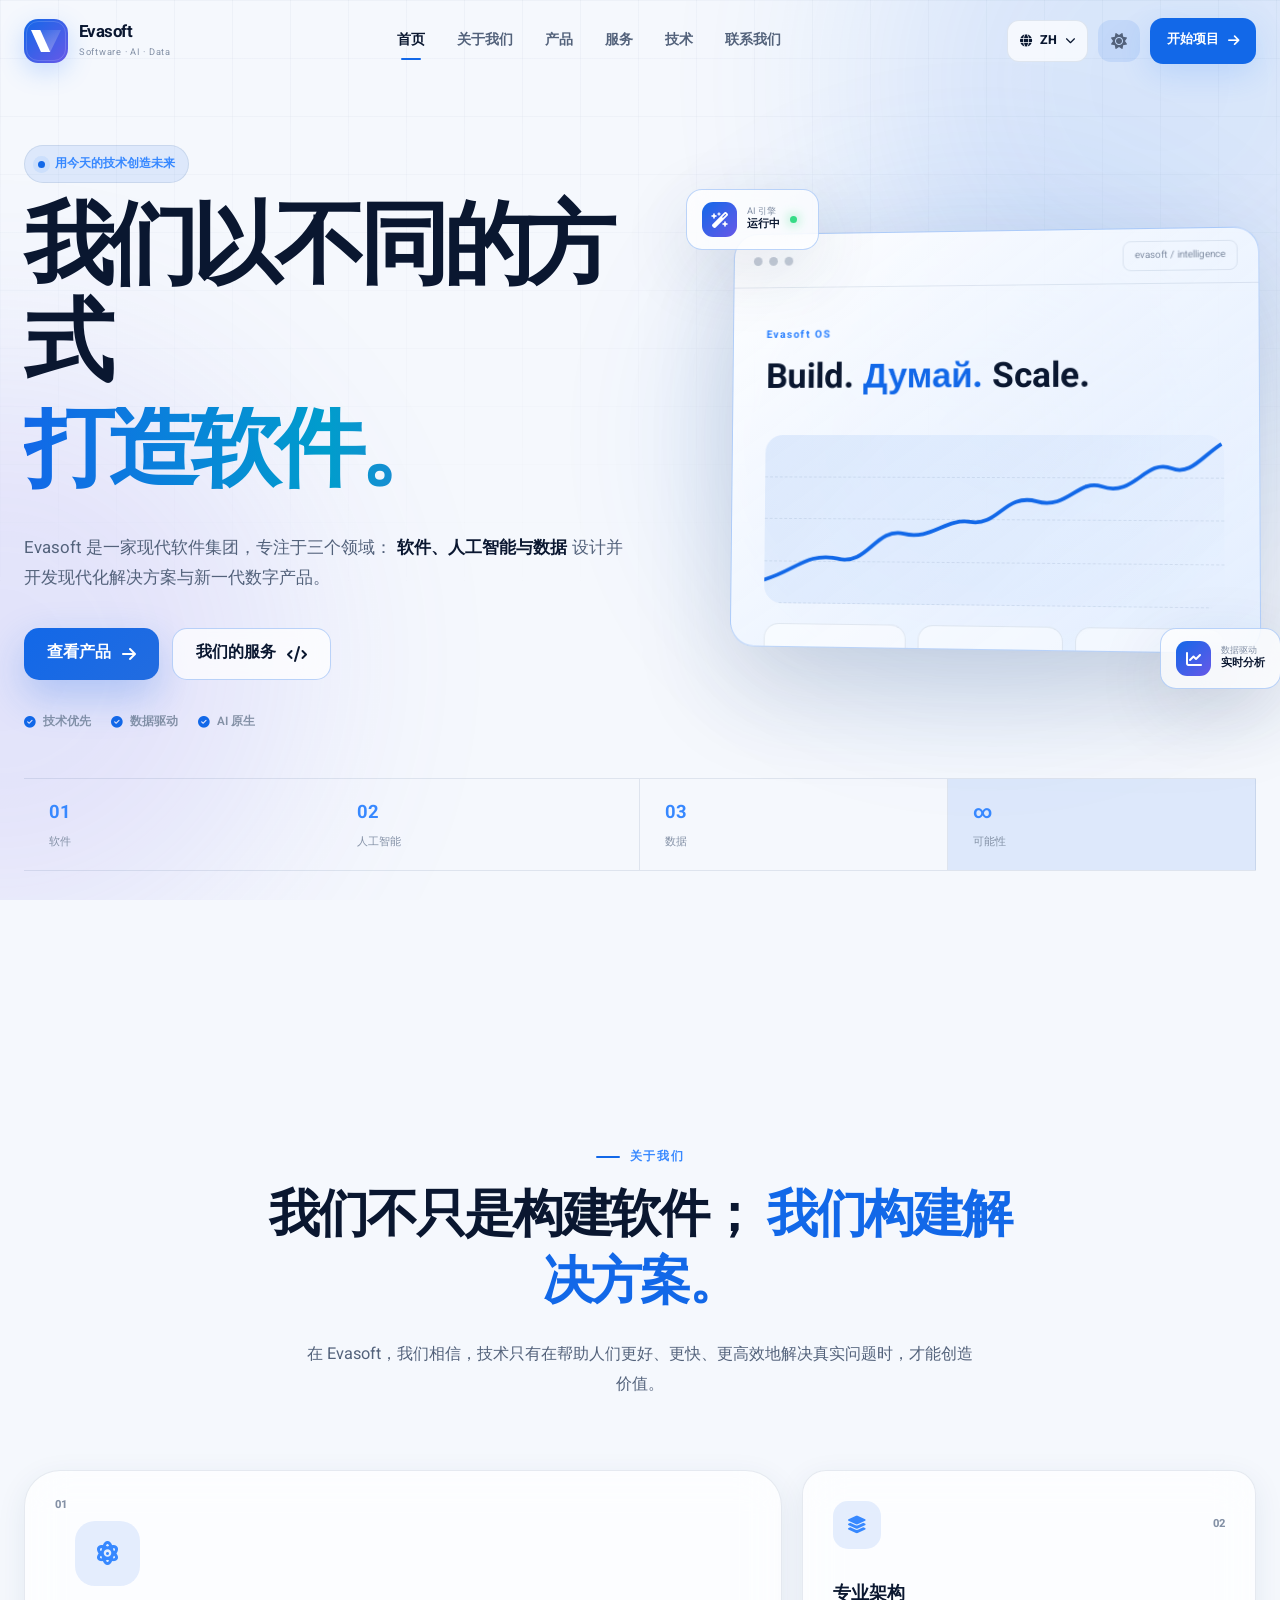
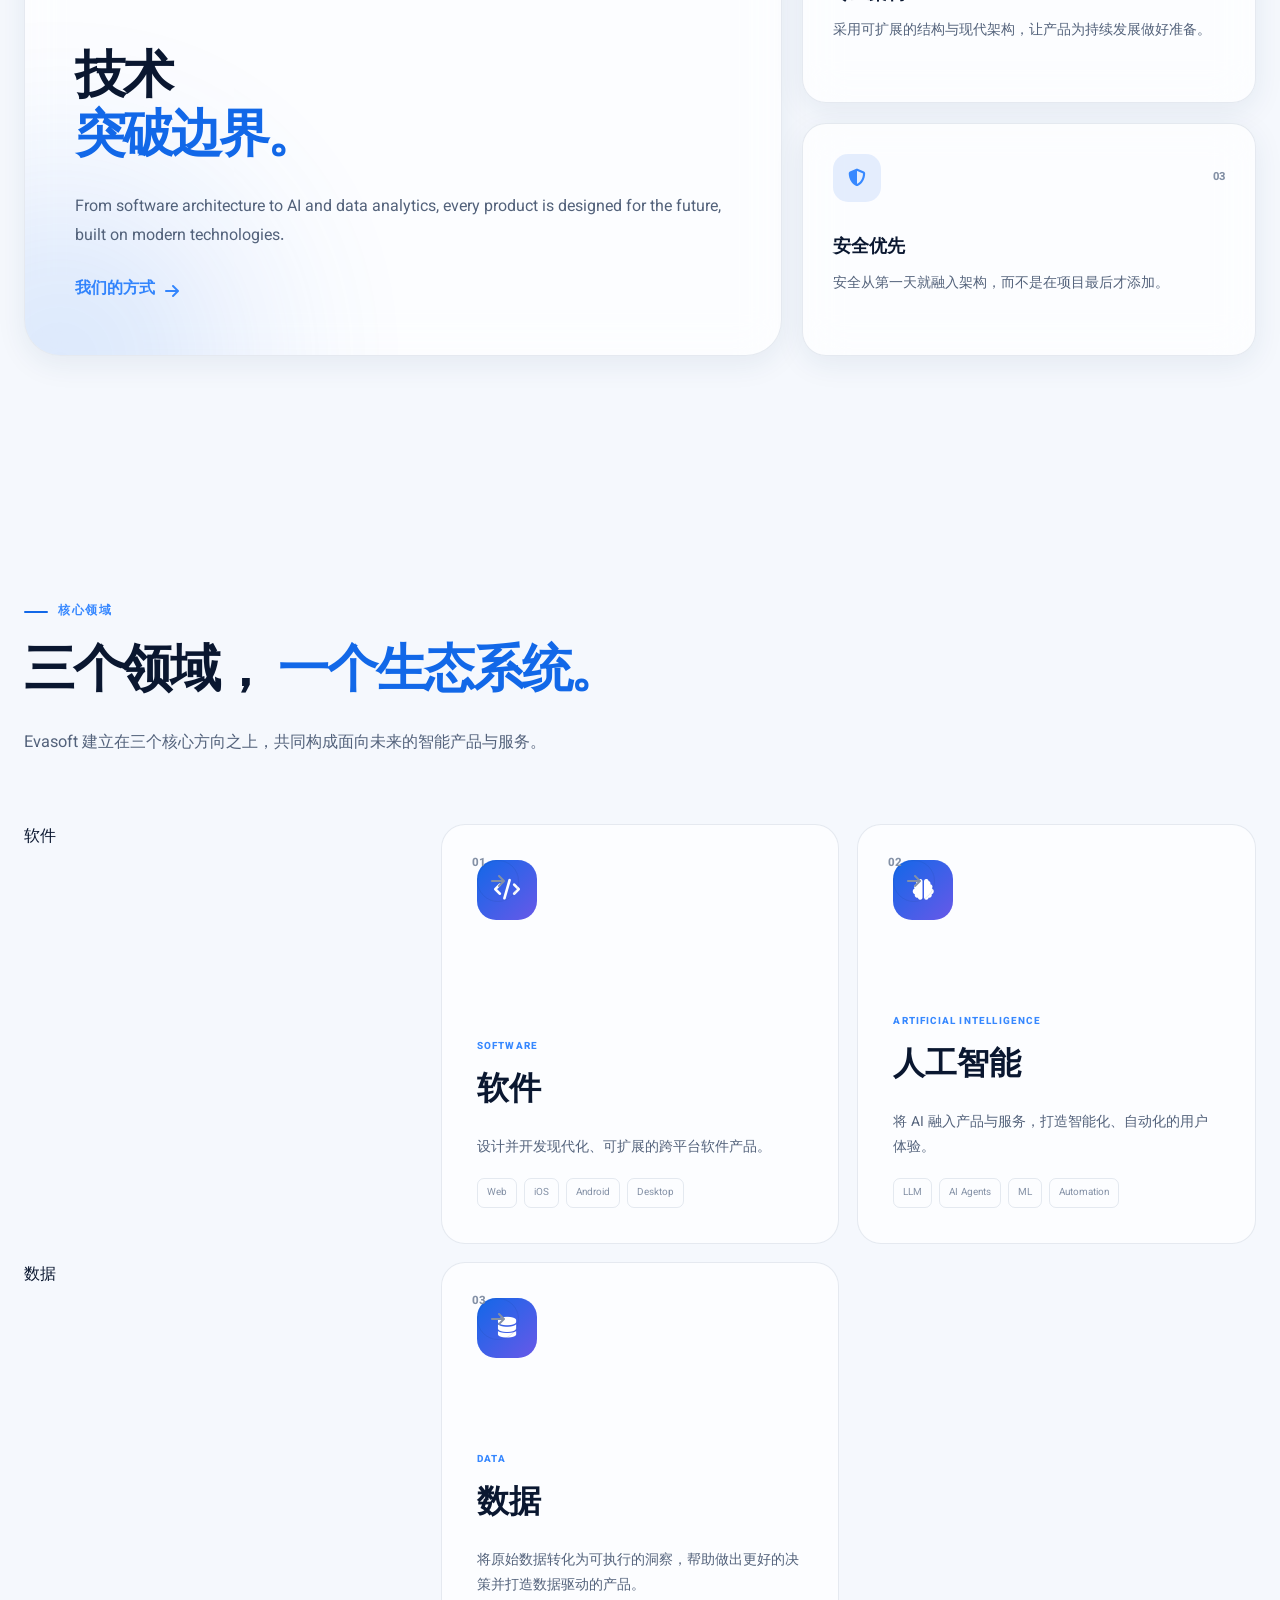
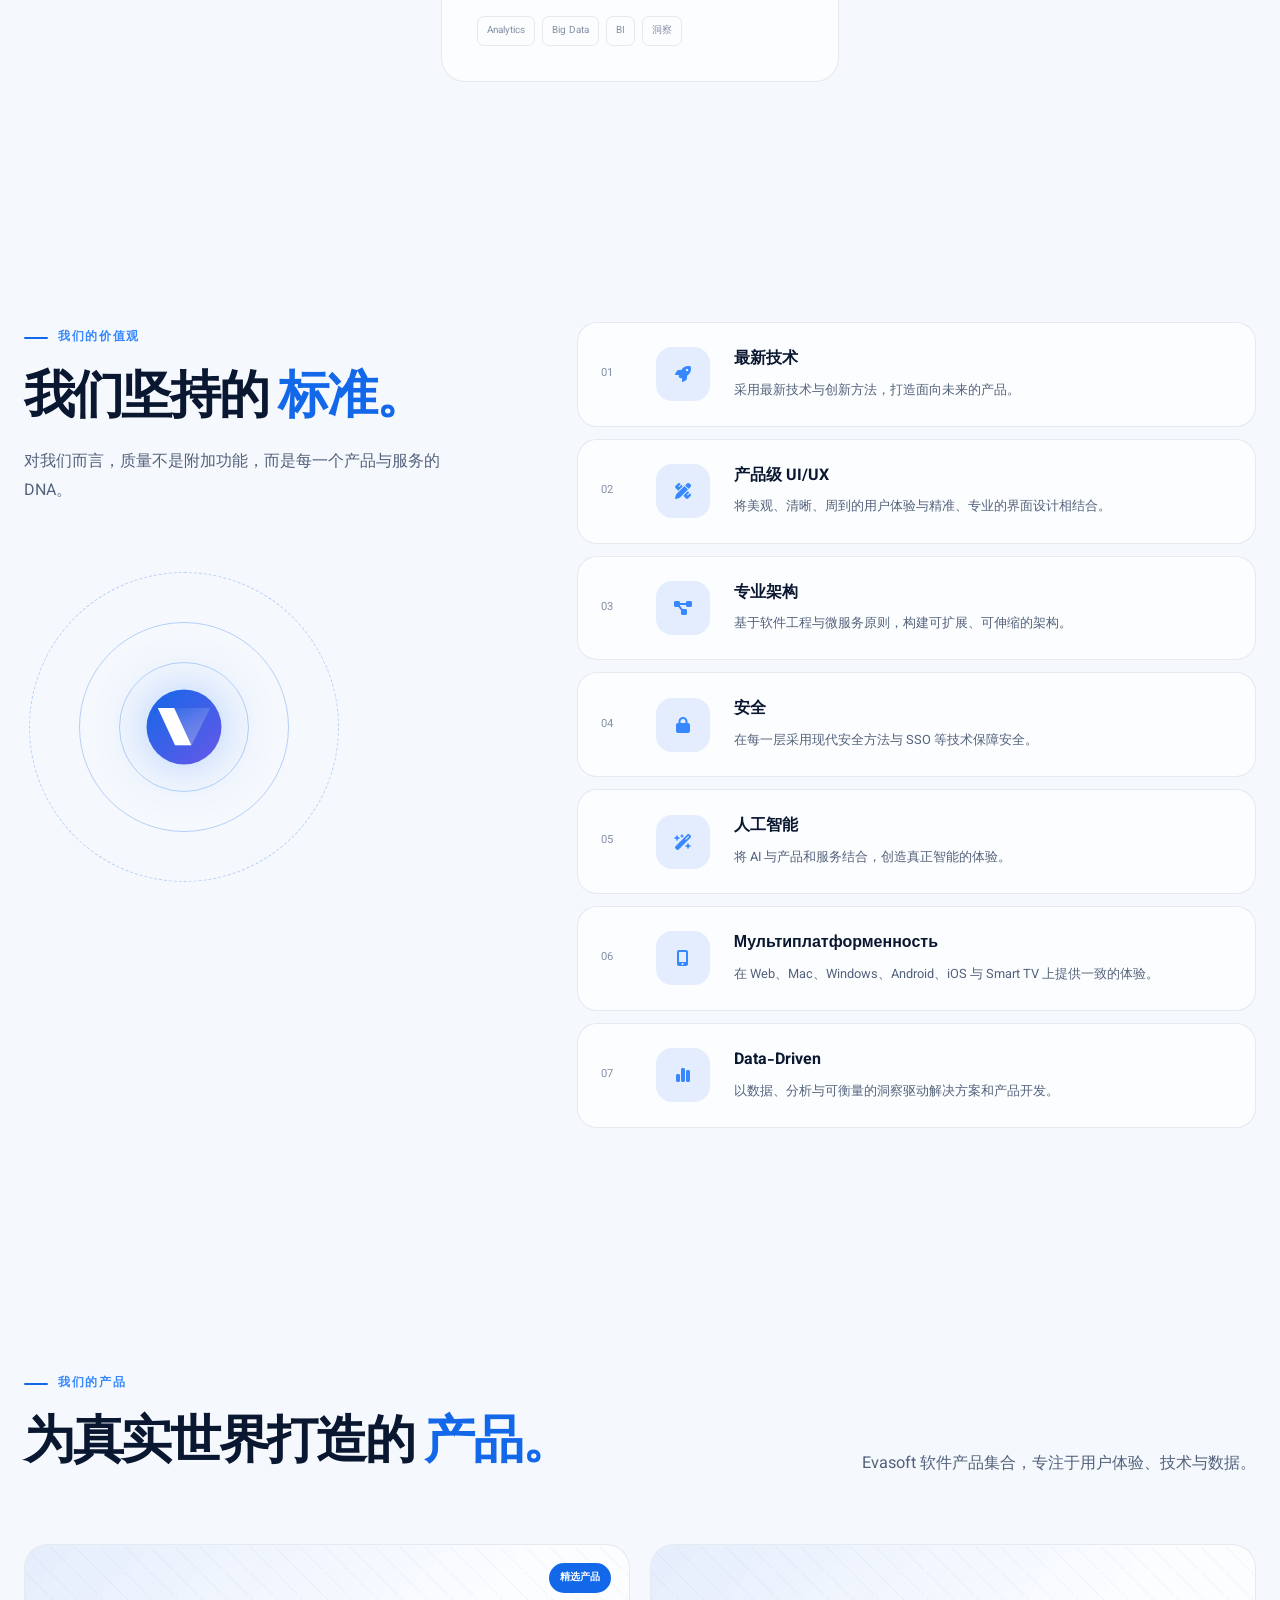
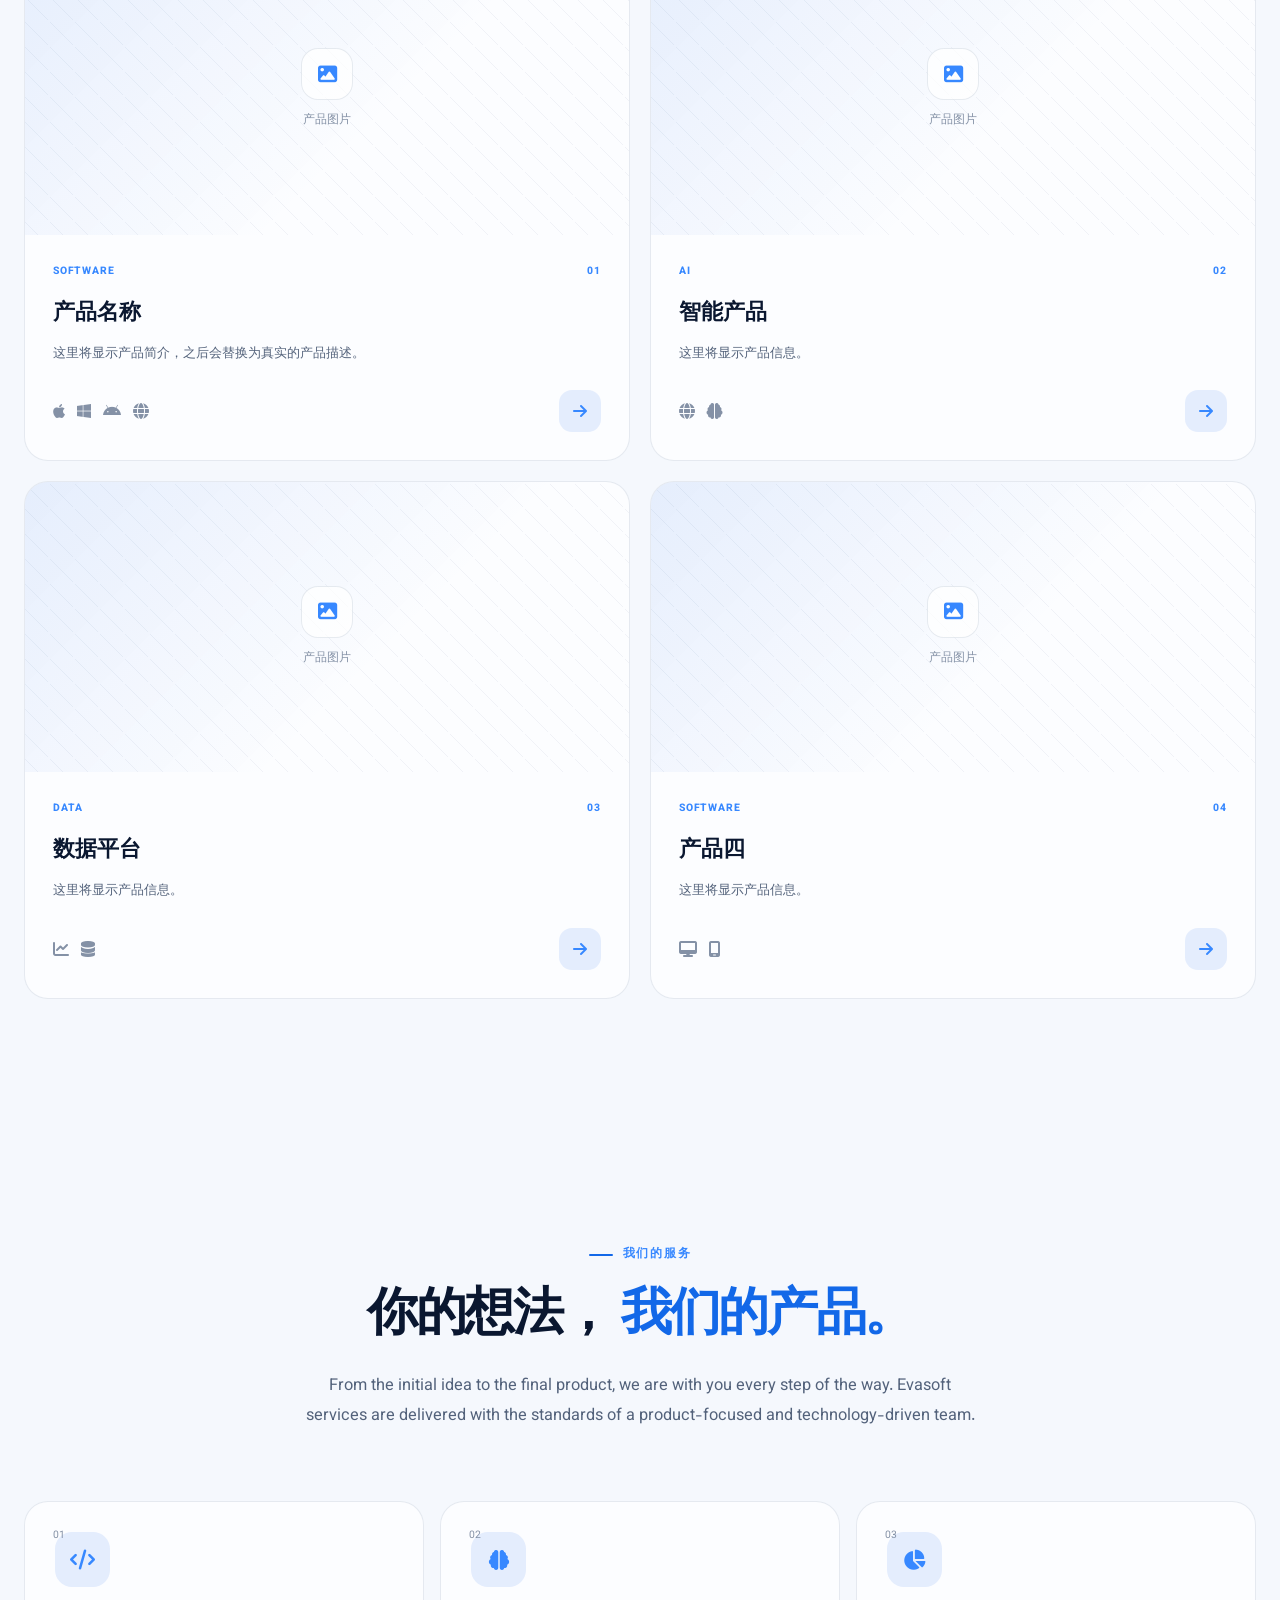
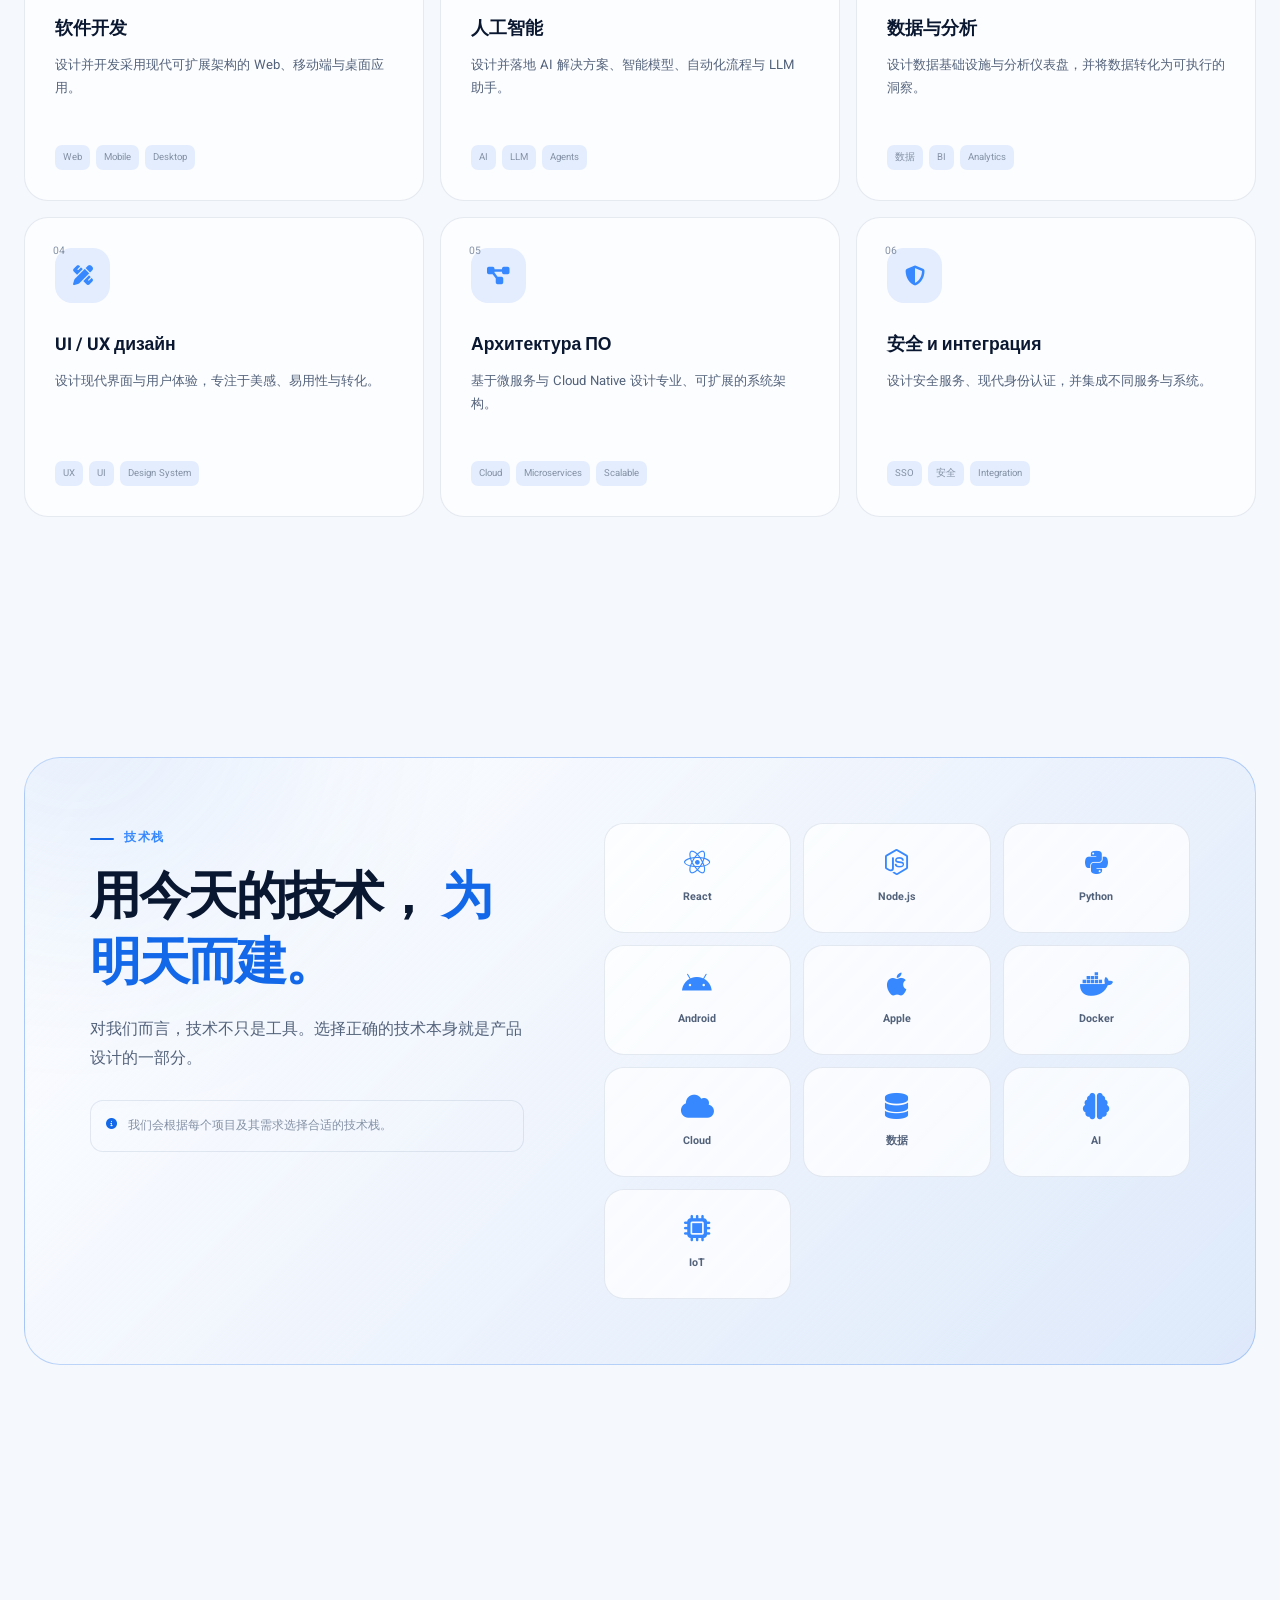
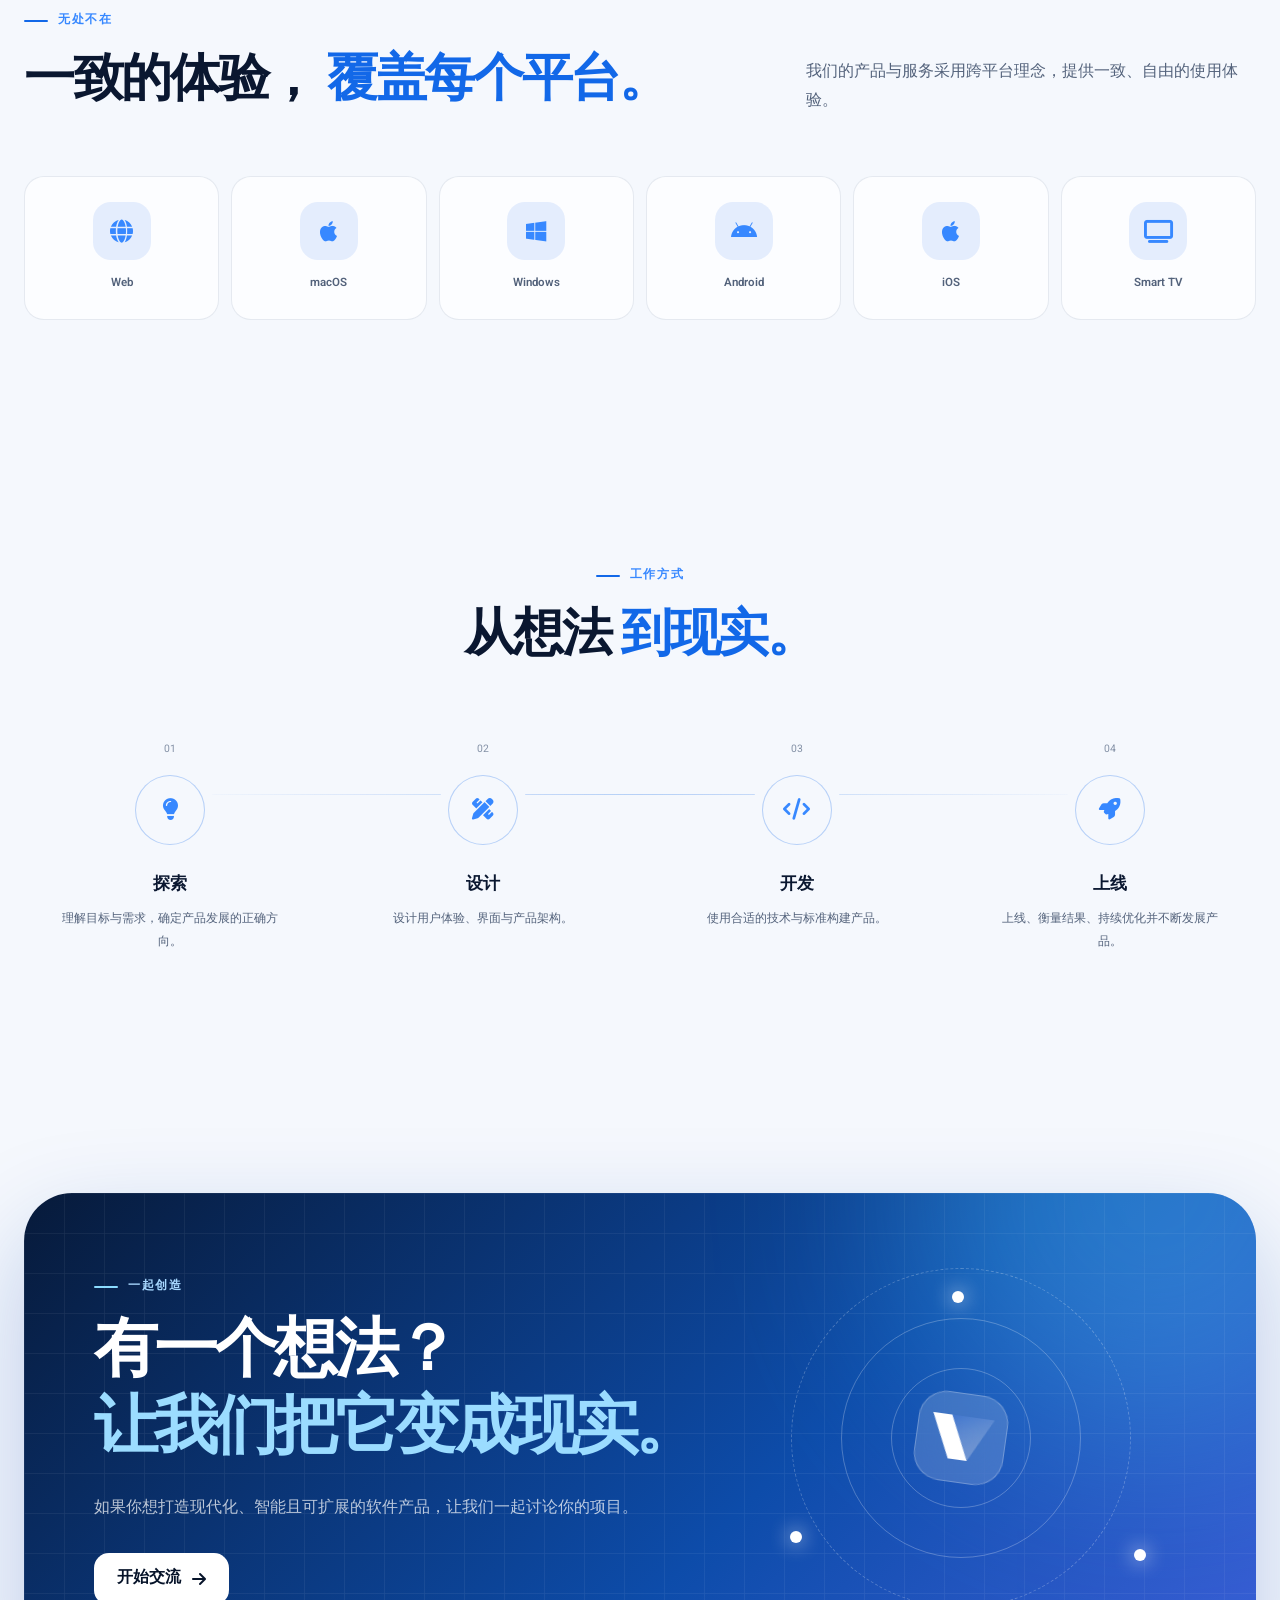
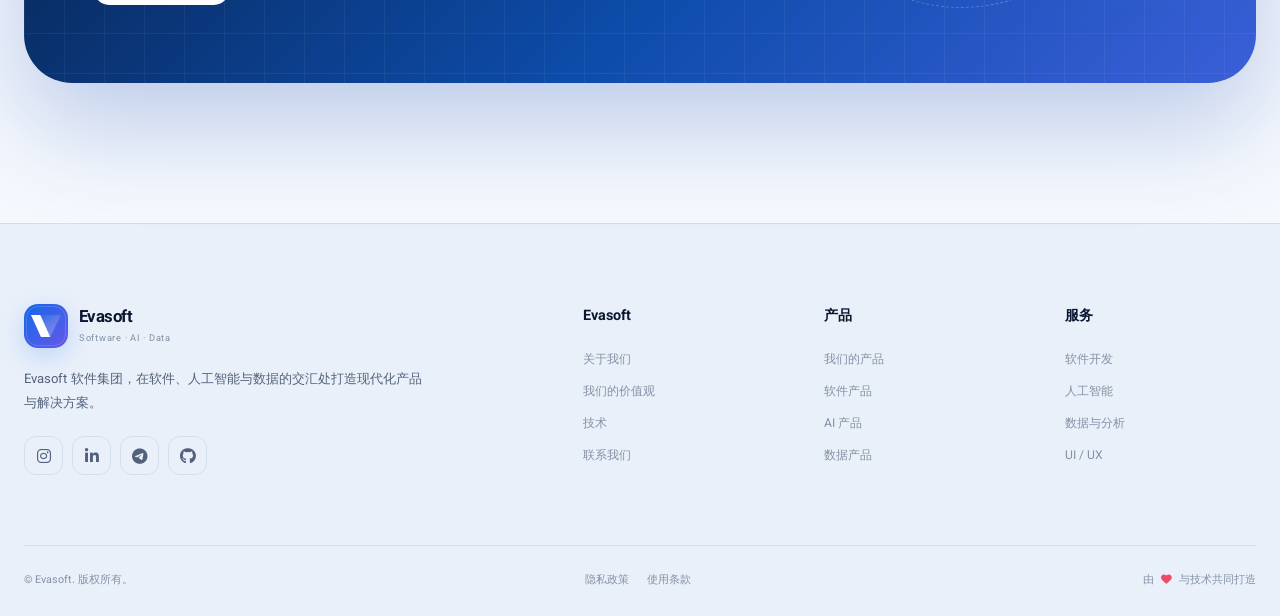
<file: zh/index.html>
<!DOCTYPE html>

<html dir="ltr" lang="zh">

<head>
    <meta charset="utf-8" />
    <meta content="width=device-width, initial-scale=1.0" name="viewport" />
    <title>Evasoft — 软件、AI 与数据</title>
    <meta content="专注于软件、人工智能与数据的现代软件集团，打造可扩展的数字产品与解决方案。" name="description" />
    <meta content="#07152f" name="theme-color" />
    <link rel="icon" href="../image/logo.svg" type="image/svg+xml">
    <!-- Open Graph -->
    <meta content="Evasoft — 软件、AI 与数据" property="og:title" />
    <meta content="以现代软件、AI 与数据解决方案，打造面向未来的数字产品。" property="og:description" />
    <meta content="website" property="og:type" />
    <!-- Fonts -->
    <link href="https://fonts.googleapis.com" rel="preconnect" />
    <link crossorigin="" href="https://fonts.gstatic.com" rel="preconnect" />
    <link href="https://fonts.googleapis.com/css2?family=Vazirmatn:wght@300;400;500;600;700;800;900&amp;display=swap"
        rel="stylesheet" />
    <!-- Icons -->
    <link href="https://cdnjs.cloudflare.com/ajax/libs/font-awesome/6.7.2/css/all.min.css" rel="stylesheet" />
    <!-- Main stylesheet -->
    <link href="../style.css" rel="stylesheet" />
    <!-- Prevent theme flash -->
    <script>
        (() => {
            const savedTheme = localStorage.getItem("evasoft-theme");
            const systemDark = window.matchMedia &&
                window.matchMedia("(prefers-color-scheme: dark)").matches;

            const theme = savedTheme || (systemDark ? "dark" : "light");
            document.documentElement.dataset.theme = theme;
        })();
    </script>
    <link href="./" rel="canonical" />
    <link href="../" hreflang="fa" rel="alternate" />
    <link href="../en/" hreflang="en" rel="alternate" />
    <link href="../ar/" hreflang="ar" rel="alternate" />
    <link href="../ru/" hreflang="ru" rel="alternate" />
    <link href="./" hreflang="zh" rel="alternate" />
    <link href="../" hreflang="x-default" rel="alternate" />
</head>

<body>
    <!-- =========================================================
         PAGE LOADER
    ========================================================== -->
    <div class="page-loader" id="pageLoader">
        <div class="loader-logo">
            <img alt="Evasoft" class="brand-logo" src="../image/logo.svg" />
        </div>
        <div class="loader-line">
            <span></span>
        </div>
    </div>
    <!-- =========================================================
         BACKGROUND EFFECTS
    ========================================================== -->
    <div aria-hidden="true" class="site-background">
        <div class="background-orb background-orb-1"></div>
        <div class="background-orb background-orb-2"></div>
        <div class="background-grid"></div>
        <div class="background-noise"></div>
    </div>
    <!-- =========================================================
         HEADER
    ========================================================== -->
    <header class="site-header" id="siteHeader">
        <div class="container header-inner">
            <!-- Logo -->
            <a aria-label="Evasoft" class="brand" href="#home">
                <!--
                    جای لوگوی واقعی Evasoft
                    بعداً می‌توانی این بخش را با img جایگزین کنی.
                -->
                <span class="brand-logo-placeholder">
                    <img alt="Evasoft" class="brand-logo" src="../image/logo.svg" />
                </span>
                <span class="brand-content">
                    <strong class="brand-name">Evasoft</strong>
                    <small class="brand-tagline">Software · AI · Data</small>
                </span>
            </a>
            <!-- Desktop Navigation -->
            <nav aria-label="Main navigation" class="main-nav">
                <a class="nav-link active" href="#home">
                    <span>首页</span>
                </a>
                <a class="nav-link" href="#about">
                    <span>关于我们</span>
                </a>
                <a class="nav-link" href="#products">
                    <span>产品</span>
                </a>
                <a class="nav-link" href="#services">
                    <span>服务</span>
                </a>
                <a class="nav-link" href="#technology">
                    <span>技术</span>
                </a>
                <a class="nav-link" href="#contact">
                    <span>联系我们</span>
                </a>
            </nav>
            <!-- Header Actions -->
            <div class="header-actions">
                <!-- Language Switcher -->
                <div class="language-switcher">
                    <button aria-expanded="false" aria-label="选择语言" class="language-toggle" type="button">
                        <i class="fa-solid fa-globe"></i>
                        <span class="language-current">ZH</span>
                        <i class="fa-solid fa-chevron-down"></i>
                    </button>
                    <div class="language-menu">
                        <a class="language-option" href="../" hreflang="fa" lang="fa">
                            <span>波斯语</span>
                            <small>FA</small>
                        </a>
                        <a class="language-option" href="../en/" hreflang="en" lang="en">
                            <span>英语</span>
                            <small>EN</small>
                        </a>
                        <a class="language-option" href="../ar/" hreflang="ar" lang="ar">
                            <span>阿拉伯语</span>
                            <small>AR</small>
                        </a>
                        <a class="language-option" href="../ru/" hreflang="ru" lang="ru">
                            <span>俄语</span>
                            <small>RU</small>
                        </a>
                        <a class="language-option active" href="./" hreflang="zh" lang="zh">
                            <span>中文</span>
                            <small>ZH</small>
                        </a>
                    </div>
                </div>
                <!-- Theme Toggle -->
                <button aria-label="切换主题" class="icon-button theme-toggle" data-theme-toggle="" id="themeToggle"
                    title="切换主题" type="button">
                    <i class="fa-solid fa-moon theme-icon-dark"></i>
                    <i class="fa-solid fa-sun theme-icon-light"></i>
                </button>
                <!-- CTA -->
                <a class="header-cta" href="#contact">
                    <span>开始项目</span>
                    <i class="fa-solid fa-arrow-right"></i>
                </a>
                <!-- Mobile Menu -->
                <button aria-expanded="false" aria-label="Open menu" class="icon-button menu-toggle" id="menuToggle"
                    type="button">
                    <i class="fa-solid fa-bars"></i>
                </button>
            </div>
        </div>
        <!-- Mobile Navigation -->
        <div class="mobile-nav" id="mobileNav">
            <nav aria-label="Mobile navigation">
                <a class="mobile-nav-link" href="#home">
                    <i class="fa-solid fa-house"></i>
                    <span>首页</span>
                </a>
                <a class="mobile-nav-link" href="#about">
                    <i class="fa-solid fa-building"></i>
                    <span>关于我们</span>
                </a>
                <a class="mobile-nav-link" href="#products">
                    <i class="fa-solid fa-cubes"></i>
                    <span>产品</span>
                </a>
                <a class="mobile-nav-link" href="#services">
                    <i class="fa-solid fa-code"></i>
                    <span>服务</span>
                </a>
                <a class="mobile-nav-link" href="#technology">
                    <i class="fa-solid fa-microchip"></i>
                    <span>技术</span>
                </a>
                <a class="mobile-nav-link" href="#contact">
                    <i class="fa-solid fa-paper-plane"></i>
                    <span>联系我们</span>
                </a>
            </nav>
        </div>
    </header>
    <!-- =========================================================
         MAIN
    ========================================================== -->
    <main id="main">
        <!-- =====================================================
             HERO
        ====================================================== -->
        <section class="hero-section section" id="home">
            <div class="hero-glow hero-glow-right"></div>
            <div class="hero-glow hero-glow-left"></div>
            <div class="container hero-container">
                <!-- Hero Content -->
                <div class="hero-content reveal">
                    <div class="eyebrow">
                        <span class="eyebrow-dot"></span>
                        <span>用今天的技术创造未来</span>
                    </div>
                    <h1 class="hero-title">
                        <span class="hero-title-line">
                            我们以不同的方式
                        </span>
                        <span class="hero-title-gradient">
                            打造软件。
                        </span>
                    </h1>
                    <p class="hero-description">
                        Evasoft 是一家现代软件集团，专注于三个领域：
                        <strong>软件、人工智能与数据</strong>
                        设计并开发现代化解决方案与新一代数字产品。
                    </p>
                    <div class="hero-actions">
                        <a class="button button-primary" href="#products">
                            <span>查看产品</span>
                            <i class="fa-solid fa-arrow-right"></i>
                        </a>
                        <a class="button button-secondary" href="#services">
                            <span>我们的服务</span>
                            <i class="fa-solid fa-code"></i>
                        </a>
                    </div>
                    <div class="hero-trust">
                        <div class="hero-trust-item">
                            <i class="fa-solid fa-circle-check"></i>
                            <span>技术优先</span>
                        </div>
                        <div class="hero-trust-item">
                            <i class="fa-solid fa-circle-check"></i>
                            <span>数据驱动</span>
                        </div>
                        <div class="hero-trust-item">
                            <i class="fa-solid fa-circle-check"></i>
                            <span>AI 原生</span>
                        </div>
                    </div>
                </div>
                <!-- Hero Visual -->
                <div class="hero-visual reveal reveal-delay-2">
                    <div class="hero-visual-glow"></div>
                    <div class="hero-dashboard">
                        <div class="dashboard-topbar">
                            <div class="window-dots">
                                <span></span>
                                <span></span>
                                <span></span>
                            </div>
                            <div class="dashboard-address">
                                evasoft / intelligence
                            </div>
                        </div>
                        <div class="dashboard-content">
                            <div class="dashboard-heading">
                                <span class="dashboard-label">Evasoft OS</span>
                                <h3>
                                    Build.
                                    <span>Думай.</span>
                                    Scale.
                                </h3>
                            </div>
                            <div class="dashboard-chart">
                                <div class="chart-grid">
                                    <span></span>
                                    <span></span>
                                    <span></span>
                                    <span></span>
                                </div>
                                <svg aria-hidden="true" class="chart-line" preserveaspectratio="none"
                                    viewbox="0 0 500 180">
                                    <defs>
                                        <lineargradient id="chartGradient" x1="0%" x2="100%" y1="0%" y2="0%">
                                            <stop offset="0%"></stop>
                                            <stop offset="100%"></stop>
                                        </lineargradient>
                                    </defs>
                                    <path d="M0 155
                                           C35 145 48 125 82 132
                                           C115 140 124 98 155 105
                                           C185 112 201 88 228 92
                                           C258 97 266 61 300 70
                                           C333 79 345 46 370 54
                                           C405 66 417 24 445 35
                                           C465 43 478 21 500 8"></path>
                                </svg>
                            </div>
                            <div class="dashboard-metrics">
                                <div class="metric-card">
                                    <span>AI</span>
                                    <strong>98.4%</strong>
                                    <small>智能</small>
                                </div>
                                <div class="metric-card">
                                    <span>DATA</span>
                                    <strong>24.8K</strong>
                                    <small>洞察</small>
                                </div>
                                <div class="metric-card">
                                    <span>CORE</span>
                                    <strong>99.9%</strong>
                                    <small>可靠性</small>
                                </div>
                            </div>
                        </div>
                    </div>
                    <!-- Floating Cards -->
                    <div class="floating-card floating-card-ai">
                        <div class="floating-icon">
                            <i class="fa-solid fa-wand-magic-sparkles"></i>
                        </div>
                        <div>
                            <span>AI 引擎</span>
                            <strong>运行中</strong>
                        </div>
                        <span class="status-dot"></span>
                    </div>
                    <div class="floating-card floating-card-data">
                        <div class="floating-icon">
                            <i class="fa-solid fa-chart-line"></i>
                        </div>
                        <div>
                            <span>数据驱动</span>
                            <strong>实时分析</strong>
                        </div>
                    </div>
                </div>
            </div>
            <!-- Hero bottom stats -->
            <div class="container hero-stats-container">
                <div class="hero-stats">
                    <div class="hero-stat">
                        <strong>01</strong>
                        <span>软件</span>
                    </div>
                    <div class="hero-stat">
                        <strong>02</strong>
                        <span>人工智能</span>
                    </div>
                    <div class="hero-stat">
                        <strong>03</strong>
                        <span>数据</span>
                    </div>
                    <div class="hero-stat hero-stat-highlight">
                        <strong>∞</strong>
                        <span>可能性</span>
                    </div>
                </div>
            </div>
        </section>
        <!-- =====================================================
             ABOUT / INTRO
        ====================================================== -->
        <section class="about-section section" id="about">
            <div class="container">
                <div class="section-heading centered reveal">
                    <div class="section-kicker">
                        <span>关于我们</span>
                    </div>
                    <h2 class="section-title">
                        我们不只是构建软件；
                        <span>我们构建解决方案。</span>
                    </h2>
                    <p class="section-description">
                        在 Evasoft，我们相信，技术只有在帮助人们更好、更快、更高效地解决真实问题时，才能创造价值。
                    </p>
                </div>
                <div class="about-grid">
                    <div class="about-main-card reveal">
                        <div class="about-card-number">01</div>
                        <div class="about-card-icon">
                            <i class="fa-solid fa-atom"></i>
                        </div>
                        <h3>
                            技术<br />
                            <span>突破边界。</span>
                        </h3>
                        <p>
                            From software architecture to AI and data analytics,
                            every product is designed for the future, built on
                            modern technologies.
                        </p>
                        <a class="text-link" href="#values">
                            <span>我们的方式</span>
                            <i class="fa-solid fa-arrow-right"></i>
                        </a>
                    </div>
                    <div class="about-side-cards">
                        <article class="about-small-card reveal reveal-delay-1">
                            <div class="small-card-top">
                                <span class="small-card-icon">
                                    <i class="fa-solid fa-layer-group"></i>
                                </span>
                                <span class="small-card-number">02</span>
                            </div>
                            <h3>专业架构</h3>
                            <p>
                                采用可扩展的结构与现代架构，让产品为持续发展做好准备。
                            </p>
                        </article>
                        <article class="about-small-card reveal reveal-delay-2">
                            <div class="small-card-top">
                                <span class="small-card-icon">
                                    <i class="fa-solid fa-shield-halved"></i>
                                </span>
                                <span class="small-card-number">03</span>
                            </div>
                            <h3>安全优先</h3>
                            <p>
                                安全从第一天就融入架构，而不是在项目最后才添加。
                            </p>
                        </article>
                    </div>
                </div>
            </div>
        </section>
        <!-- =====================================================
             THREE PILLARS
        ====================================================== -->
        <section class="pillars-section section" id="pillars">
            <div class="container">
                <div class="section-heading reveal">
                    <div class="section-kicker">
                        <span>核心领域</span>
                    </div>
                    <h2 class="section-title">
                        三个领域，
                        <span>一个生态系统。</span>
                    </h2>
                    <p class="section-description">
                        Evasoft 建立在三个核心方向之上，共同构成面向未来的智能产品与服务。
                    </p>
                </div>
                <div class="pillars-grid">
                    软件
                    <article class="pillar-card pillar-software reveal">
                        <div class="pillar-number">01</div>
                        <div class="pillar-icon">
                            <i class="fa-solid fa-code"></i>
                        </div>
                        <div class="pillar-content">
                            <span class="pillar-label">SOFTWARE</span>
                            <h3>软件</h3>
                            <p>
                                设计并开发现代化、可扩展的跨平台软件产品。
                            </p>
                            <div class="pillar-tags">
                                <span>Web</span>
                                <span>iOS</span>
                                <span>Android</span>
                                <span>Desktop</span>
                            </div>
                        </div>
                        <div class="pillar-arrow">
                            <i class="fa-solid fa-arrow-right"></i>
                        </div>
                    </article>
                    <!-- AI -->
                    <article class="pillar-card pillar-ai reveal reveal-delay-1">
                        <div class="pillar-number">02</div>
                        <div class="pillar-icon">
                            <i class="fa-solid fa-brain"></i>
                        </div>
                        <div class="pillar-content">
                            <span class="pillar-label">ARTIFICIAL INTELLIGENCE</span>
                            <h3>人工智能</h3>
                            <p>
                                将 AI 融入产品与服务，打造智能化、自动化的用户体验。
                            </p>
                            <div class="pillar-tags">
                                <span>LLM</span>
                                <span>AI Agents</span>
                                <span>ML</span>
                                <span>Automation</span>
                            </div>
                        </div>
                        <div class="pillar-arrow">
                            <i class="fa-solid fa-arrow-right"></i>
                        </div>
                    </article>
                    数据
                    <article class="pillar-card pillar-data reveal reveal-delay-2">
                        <div class="pillar-number">03</div>
                        <div class="pillar-icon">
                            <i class="fa-solid fa-database"></i>
                        </div>
                        <div class="pillar-content">
                            <span class="pillar-label">DATA</span>
                            <h3>数据</h3>
                            <p>
                                将原始数据转化为可执行的洞察，帮助做出更好的决策并打造数据驱动的产品。
                            </p>
                            <div class="pillar-tags">
                                <span>Analytics</span>
                                <span>Big Data</span>
                                <span>BI</span>
                                <span>洞察</span>
                            </div>
                        </div>
                        <div class="pillar-arrow">
                            <i class="fa-solid fa-arrow-right"></i>
                        </div>
                    </article>
                </div>
            </div>
        </section>
        <!-- =====================================================
             VALUES
        ====================================================== -->
        <section class="values-section section" id="values">
            <div class="container">
                <div class="values-layout">
                    <div class="values-intro reveal">
                        <div class="section-kicker">
                            <span>我们的价值观</span>
                        </div>
                        <h2 class="section-title">
                            我们坚持的
                            <span>标准。</span>
                        </h2>
                        <p>
                            对我们而言，质量不是附加功能，而是每一个产品与服务的 DNA。
                        </p>
                        <div aria-hidden="true" class="values-orbit">
                            <div class="orbit orbit-1"></div>
                            <div class="orbit orbit-2"></div>
                            <div class="orbit orbit-3"></div>
                            <div class="orbit-core">
                                <img alt="Evasoft" class="brand-logo" src="../image/logo.svg" />
                            </div>
                        </div>
                    </div>
                    <div class="values-list">
                        <article class="value-item reveal">
                            <span class="value-number">01</span>
                            <div class="value-icon">
                                <i class="fa-solid fa-rocket"></i>
                            </div>
                            <div class="value-content">
                                <h3>最新技术</h3>
                                <p>
                                    采用最新技术与创新方法，打造面向未来的产品。
                                </p>
                            </div>
                        </article>
                        <article class="value-item reveal">
                            <span class="value-number">02</span>
                            <div class="value-icon">
                                <i class="fa-solid fa-pen-ruler"></i>
                            </div>
                            <div class="value-content">
                                <h3>产品级 UI/UX</h3>
                                <p>
                                    将美观、清晰、周到的用户体验与精准、专业的界面设计相结合。
                                </p>
                            </div>
                        </article>
                        <article class="value-item reveal">
                            <span class="value-number">03</span>
                            <div class="value-icon">
                                <i class="fa-solid fa-diagram-project"></i>
                            </div>
                            <div class="value-content">
                                <h3>专业架构</h3>
                                <p>
                                    基于软件工程与微服务原则，构建可扩展、可伸缩的架构。
                                </p>
                            </div>
                        </article>
                        <article class="value-item reveal">
                            <span class="value-number">04</span>
                            <div class="value-icon">
                                <i class="fa-solid fa-lock"></i>
                            </div>
                            <div class="value-content">
                                <h3>安全</h3>
                                <p>
                                    在每一层采用现代安全方法与 SSO 等技术保障安全。
                                </p>
                            </div>
                        </article>
                        <article class="value-item reveal">
                            <span class="value-number">05</span>
                            <div class="value-icon">
                                <i class="fa-solid fa-wand-magic-sparkles"></i>
                            </div>
                            <div class="value-content">
                                <h3>人工智能</h3>
                                <p>
                                    将 AI 与产品和服务结合，创造真正智能的体验。
                                </p>
                            </div>
                        </article>
                        <article class="value-item reveal">
                            <span class="value-number">06</span>
                            <div class="value-icon">
                                <i class="fa-solid fa-mobile-screen-button"></i>
                            </div>
                            <div class="value-content">
                                <h3>Мультиплатформенность</h3>
                                <p>
                                    在 Web、Mac、Windows、Android、iOS 与 Smart TV 上提供一致的体验。
                                </p>
                            </div>
                        </article>
                        <article class="value-item reveal">
                            <span class="value-number">07</span>
                            <div class="value-icon">
                                <i class="fa-solid fa-chart-simple"></i>
                            </div>
                            <div class="value-content">
                                <h3>Data-Driven</h3>
                                <p>
                                    以数据、分析与可衡量的洞察驱动解决方案和产品开发。
                                </p>
                            </div>
                        </article>
                    </div>
                </div>
            </div>
        </section>
        <!-- =====================================================
             PRODUCTS
        ====================================================== -->
        <section class="products-section section" id="products">
            <div class="container">
                <div class="section-heading products-heading reveal">
                    <div>
                        <div class="section-kicker">
                            <span>我们的产品</span>
                        </div>
                        <h2 class="section-title">
                            为真实世界打造的
                            <span>产品。</span>
                        </h2>
                    </div>
                    <p class="section-description">
                        Evasoft 软件产品集合，专注于用户体验、技术与数据。
                    </p>
                </div>
                <div class="products-grid">
                    <!-- Product 01 -->
                    <article class="product-card product-card-featured reveal">
                        <div class="product-image placeholder-image">
                            <div class="placeholder-pattern"></div>
                            <div class="placeholder-content">
                                <span class="placeholder-icon">
                                    <i class="fa-solid fa-image"></i>
                                </span>
                                <span>
                                    产品图片
                                </span>
                            </div>
                            <span class="product-badge">
                                精选产品
                            </span>
                        </div>
                        <div class="product-body">
                            <div class="product-meta">
                                <span>SOFTWARE</span>
                                <span>01</span>
                            </div>
                            <h3>产品名称</h3>
                            <p>
                                这里将显示产品简介，之后会替换为真实的产品描述。
                            </p>
                            <div class="product-footer">
                                <div class="product-platforms">
                                    <i class="fa-brands fa-apple"></i>
                                    <i class="fa-brands fa-windows"></i>
                                    <i class="fa-brands fa-android"></i>
                                    <i class="fa-solid fa-globe"></i>
                                </div>
                                <a aria-label="View product" class="product-link" href="#">
                                    <i class="fa-solid fa-arrow-right"></i>
                                </a>
                            </div>
                        </div>
                    </article>
                    <!-- Product 02 -->
                    <article class="product-card reveal reveal-delay-1">
                        <div class="product-image placeholder-image">
                            <div class="placeholder-pattern"></div>
                            <div class="placeholder-content">
                                <span class="placeholder-icon">
                                    <i class="fa-solid fa-image"></i>
                                </span>
                                <span>产品图片</span>
                            </div>
                        </div>
                        <div class="product-body">
                            <div class="product-meta">
                                <span>AI</span>
                                <span>02</span>
                            </div>
                            <h3>智能产品</h3>
                            <p>
                                这里将显示产品信息。
                            </p>
                            <div class="product-footer">
                                <div class="product-platforms">
                                    <i class="fa-solid fa-globe"></i>
                                    <i class="fa-solid fa-brain"></i>
                                </div>
                                <a aria-label="View product" class="product-link" href="#">
                                    <i class="fa-solid fa-arrow-right"></i>
                                </a>
                            </div>
                        </div>
                    </article>
                    <!-- Product 03 -->
                    <article class="product-card reveal reveal-delay-2">
                        <div class="product-image placeholder-image">
                            <div class="placeholder-pattern"></div>
                            <div class="placeholder-content">
                                <span class="placeholder-icon">
                                    <i class="fa-solid fa-image"></i>
                                </span>
                                <span>产品图片</span>
                            </div>
                        </div>
                        <div class="product-body">
                            <div class="product-meta">
                                <span>DATA</span>
                                <span>03</span>
                            </div>
                            <h3>数据平台</h3>
                            <p>
                                这里将显示产品信息。
                            </p>
                            <div class="product-footer">
                                <div class="product-platforms">
                                    <i class="fa-solid fa-chart-line"></i>
                                    <i class="fa-solid fa-database"></i>
                                </div>
                                <a aria-label="View product" class="product-link" href="#">
                                    <i class="fa-solid fa-arrow-right"></i>
                                </a>
                            </div>
                        </div>
                    </article>
                    <!-- Product 04 -->
                    <article class="product-card reveal reveal-delay-3">
                        <div class="product-image placeholder-image">
                            <div class="placeholder-pattern"></div>
                            <div class="placeholder-content">
                                <span class="placeholder-icon">
                                    <i class="fa-solid fa-image"></i>
                                </span>
                                <span>产品图片</span>
                            </div>
                        </div>
                        <div class="product-body">
                            <div class="product-meta">
                                <span>SOFTWARE</span>
                                <span>04</span>
                            </div>
                            <h3>产品四</h3>
                            <p>
                                这里将显示产品信息。
                            </p>
                            <div class="product-footer">
                                <div class="product-platforms">
                                    <i class="fa-solid fa-desktop"></i>
                                    <i class="fa-solid fa-mobile-screen"></i>
                                </div>
                                <a aria-label="View product" class="product-link" href="#">
                                    <i class="fa-solid fa-arrow-right"></i>
                                </a>
                            </div>
                        </div>
                    </article>
                </div>
            </div>
        </section>
        <!-- =====================================================
             SERVICES
        ====================================================== -->
        <section class="services-section section" id="services">
            <div class="container">
                <div class="section-heading centered reveal">
                    <div class="section-kicker">
                        <span>我们的服务</span>
                    </div>
                    <h2 class="section-title">
                        你的想法，
                        <span>我们的产品。</span>
                    </h2>
                    <p class="section-description">
                        From the initial idea to the final product, we are with you every step of the way.
                        Evasoft services are delivered with the standards of a product-focused
                        and technology-driven team.
                    </p>
                </div>
                <div class="services-grid">
                    <article class="service-card reveal">
                        <div class="service-number">01</div>
                        <div class="service-icon">
                            <i class="fa-solid fa-code"></i>
                        </div>
                        <h3>软件开发</h3>
                        <p>
                            设计并开发采用现代可扩展架构的 Web、移动端与桌面应用。
                        </p>
                        <div class="service-tags">
                            <span>Web</span>
                            <span>Mobile</span>
                            <span>Desktop</span>
                        </div>
                    </article>
                    <article class="service-card reveal reveal-delay-1">
                        <div class="service-number">02</div>
                        <div class="service-icon">
                            <i class="fa-solid fa-brain"></i>
                        </div>
                        <h3>人工智能</h3>
                        <p>
                            设计并落地 AI 解决方案、智能模型、自动化流程与 LLM 助手。
                        </p>
                        <div class="service-tags">
                            <span>AI</span>
                            <span>LLM</span>
                            <span>Agents</span>
                        </div>
                    </article>
                    <article class="service-card reveal reveal-delay-2">
                        <div class="service-number">03</div>
                        <div class="service-icon">
                            <i class="fa-solid fa-chart-pie"></i>
                        </div>
                        <h3>数据与分析</h3>
                        <p>
                            设计数据基础设施与分析仪表盘，并将数据转化为可执行的洞察。
                        </p>
                        <div class="service-tags">
                            <span>数据</span>
                            <span>BI</span>
                            <span>Analytics</span>
                        </div>
                    </article>
                    <article class="service-card reveal">
                        <div class="service-number">04</div>
                        <div class="service-icon">
                            <i class="fa-solid fa-pen-ruler"></i>
                        </div>
                        <h3>UI / UX дизайн</h3>
                        <p>
                            设计现代界面与用户体验，专注于美感、易用性与转化。
                        </p>
                        <div class="service-tags">
                            <span>UX</span>
                            <span>UI</span>
                            <span>Design System</span>
                        </div>
                    </article>
                    <article class="service-card reveal reveal-delay-1">
                        <div class="service-number">05</div>
                        <div class="service-icon">
                            <i class="fa-solid fa-diagram-project"></i>
                        </div>
                        <h3>Архитектура ПО</h3>
                        <p>
                            基于微服务与 Cloud Native 设计专业、可扩展的系统架构。
                        </p>
                        <div class="service-tags">
                            <span>Cloud</span>
                            <span>Microservices</span>
                            <span>Scalable</span>
                        </div>
                    </article>
                    <article class="service-card reveal reveal-delay-2">
                        <div class="service-number">06</div>
                        <div class="service-icon">
                            <i class="fa-solid fa-shield-halved"></i>
                        </div>
                        <h3>安全 и интеграция</h3>
                        <p>
                            设计安全服务、现代身份认证，并集成不同服务与系统。
                        </p>
                        <div class="service-tags">
                            <span>SSO</span>
                            <span>安全</span>
                            <span>Integration</span>
                        </div>
                    </article>
                </div>
            </div>
        </section>
        <!-- =====================================================
             TECHNOLOGY
        ====================================================== -->
        <section class="technology-section section" id="technology">
            <div class="container">
                <div class="technology-card reveal">
                    <div class="technology-content">
                        <div class="section-kicker">
                            <span>技术栈</span>
                        </div>
                        <h2 class="section-title">
                            用今天的技术，
                            <span>为明天而建。</span>
                        </h2>
                        <p>
                            对我们而言，技术不只是工具。选择正确的技术本身就是产品设计的一部分。
                        </p>
                        <div class="technology-note">
                            <i class="fa-solid fa-circle-info"></i>
                            <span>
                                我们会根据每个项目及其需求选择合适的技术栈。

                            </span>
                        </div>
                    </div>
                    <div class="technology-stack">
                        <div class="tech-item">
                            <i class="fa-brands fa-react"></i>
                            <span>React</span>
                        </div>
                        <div class="tech-item">
                            <i class="fa-brands fa-node-js"></i>
                            <span>Node.js</span>
                        </div>
                        <div class="tech-item">
                            <i class="fa-brands fa-python"></i>
                            <span>Python</span>
                        </div>
                        <div class="tech-item">
                            <i class="fa-brands fa-android"></i>
                            <span>Android</span>
                        </div>
                        <div class="tech-item">
                            <i class="fa-brands fa-apple"></i>
                            <span>Apple</span>
                        </div>
                        <div class="tech-item">
                            <i class="fa-brands fa-docker"></i>
                            <span>Docker</span>
                        </div>
                        <div class="tech-item">
                            <i class="fa-solid fa-cloud"></i>
                            <span>Cloud</span>
                        </div>
                        <div class="tech-item">
                            <i class="fa-solid fa-database"></i>
                            <span>数据</span>
                        </div>
                        <div class="tech-item">
                            <i class="fa-solid fa-brain"></i>
                            <span>AI</span>
                        </div>
                        <div class="tech-item">
                            <i class="fa-solid fa-microchip"></i>
                            <span>IoT</span>
                        </div>
                    </div>
                </div>
            </div>
        </section>
        <!-- =====================================================
             MULTI PLATFORM
        ====================================================== -->
        <section class="platform-section section">
            <div class="container">
                <div class="platform-header reveal">
                    <div>
                        <div class="section-kicker">
                            <span>无处不在</span>
                        </div>
                        <h2 class="section-title">
                            一致的体验，
                            <span>覆盖每个平台。</span>
                        </h2>
                    </div>
                    <p>
                        我们的产品与服务采用跨平台理念，提供一致、自由的使用体验。
                    </p>
                </div>
                <div class="platforms-showcase reveal">
                    <div class="platform-item">
                        <div class="platform-icon">
                            <i class="fa-solid fa-globe"></i>
                        </div>
                        <span>Web</span>
                    </div>
                    <div class="platform-item">
                        <div class="platform-icon">
                            <i class="fa-brands fa-apple"></i>
                        </div>
                        <span>macOS</span>
                    </div>
                    <div class="platform-item">
                        <div class="platform-icon">
                            <i class="fa-brands fa-windows"></i>
                        </div>
                        <span>Windows</span>
                    </div>
                    <div class="platform-item">
                        <div class="platform-icon">
                            <i class="fa-brands fa-android"></i>
                        </div>
                        <span>Android</span>
                    </div>
                    <div class="platform-item">
                        <div class="platform-icon">
                            <i class="fa-brands fa-apple"></i>
                        </div>
                        <span>iOS</span>
                    </div>
                    <div class="platform-item">
                        <div class="platform-icon">
                            <i class="fa-solid fa-tv"></i>
                        </div>
                        <span>Smart TV</span>
                    </div>
                </div>
            </div>
        </section>
        <!-- =====================================================
             PROCESS
        ====================================================== -->
        <section class="process-section section">
            <div class="container">
                <div class="section-heading centered reveal">
                    <div class="section-kicker">
                        <span>工作方式</span>
                    </div>
                    <h2 class="section-title">
                        从想法
                        <span>到现实。</span>
                    </h2>
                </div>
                <div class="process-grid">
                    <article class="process-step reveal">
                        <div class="process-number">01</div>
                        <div class="process-icon">
                            <i class="fa-solid fa-lightbulb"></i>
                        </div>
                        <h3>探索</h3>
                        <p>
                            理解目标与需求，确定产品发展的正确方向。
                        </p>
                    </article>
                    <article class="process-step reveal reveal-delay-1">
                        <div class="process-number">02</div>
                        <div class="process-icon">
                            <i class="fa-solid fa-pen-ruler"></i>
                        </div>
                        <h3>设计</h3>
                        <p>
                            设计用户体验、界面与产品架构。
                        </p>
                    </article>
                    <article class="process-step reveal reveal-delay-2">
                        <div class="process-number">03</div>
                        <div class="process-icon">
                            <i class="fa-solid fa-code"></i>
                        </div>
                        <h3>开发</h3>
                        <p>
                            使用合适的技术与标准构建产品。
                        </p>
                    </article>
                    <article class="process-step reveal reveal-delay-3">
                        <div class="process-number">04</div>
                        <div class="process-icon">
                            <i class="fa-solid fa-rocket"></i>
                        </div>
                        <h3>上线</h3>
                        <p>
                            上线、衡量结果、持续优化并不断发展产品。
                        </p>
                    </article>
                </div>
            </div>
        </section>
        <!-- =====================================================
             CTA
        ====================================================== -->
        <section class="cta-section section" id="contact">
            <div class="container">
                <div class="cta-card reveal">
                    <div class="cta-glow"></div>
                    <div class="cta-grid-pattern"></div>
                    <div class="cta-content">
                        <div class="section-kicker">
                            <span>一起创造</span>
                        </div>
                        <h2>
                            有一个想法？
                            <br />
                            <span>让我们把它变成现实。</span>
                        </h2>
                        <p>
                            如果你想打造现代化、智能且可扩展的软件产品，让我们一起讨论你的项目。
                        </p>
                        <a class="button button-light" href="mailto:hello@evasoft.ir">
                            <span>开始交流</span>
                            <i class="fa-solid fa-arrow-right"></i>
                        </a>
                    </div>
                    <div aria-hidden="true" class="cta-visual">
                        <div class="cta-ring ring-1"></div>
                        <div class="cta-ring ring-2"></div>
                        <div class="cta-ring ring-3"></div>
                        <div class="cta-center">
                            <img alt="Evasoft" class="brand-logo" src="../image/logo.svg" />
                        </div>
                        <span class="cta-orbit-dot dot-1"></span>
                        <span class="cta-orbit-dot dot-2"></span>
                        <span class="cta-orbit-dot dot-3"></span>
                    </div>
                </div>
            </div>
        </section>
    </main>
    <!-- =========================================================
         FOOTER
    ========================================================== -->
    <footer class="site-footer">
        <div class="container">
            <div class="footer-main">
                <!-- Brand -->
                <div class="footer-brand">
                    <a class="brand" href="#home">
                        <span class="brand-logo-placeholder">
                            <img alt="Evasoft" class="brand-logo" src="../image/logo.svg" />
                        </span>
                        <span class="brand-content">
                            <strong class="brand-name">Evasoft</strong>
                            <small class="brand-tagline">
                                Software · AI · Data
                            </small>
                        </span>
                    </a>
                    <p>
                        Evasoft 软件集团，在软件、人工智能与数据的交汇处打造现代化产品与解决方案。
                    </p>
                    <div class="social-links">
                        <a aria-label="Instagram" href="#">
                            <i class="fa-brands fa-instagram"></i>
                        </a>
                        <a aria-label="LinkedIn" href="#">
                            <i class="fa-brands fa-linkedin-in"></i>
                        </a>
                        <a aria-label="Telegram" href="#">
                            <i class="fa-brands fa-telegram"></i>
                        </a>
                        <a aria-label="GitHub" href="#">
                            <i class="fa-brands fa-github"></i>
                        </a>
                    </div>
                </div>
                <!-- Footer Links -->
                <div class="footer-links-column">
                    <h3>Evasoft</h3>
                    <a href="#about">关于我们</a>
                    <a href="#values">我们的价值观</a>
                    <a href="#technology">技术</a>
                    <a href="#contact">联系我们</a>
                </div>
                <div class="footer-links-column">
                    <h3>产品</h3>
                    <a href="#products">我们的产品</a>
                    <a href="#products">软件产品</a>
                    <a href="#products">AI 产品</a>
                    <a href="#products">数据产品</a>
                </div>
                <div class="footer-links-column">
                    <h3>服务</h3>
                    <a href="#services">软件开发</a>
                    <a href="#services">人工智能</a>
                    <a href="#services">数据与分析</a>
                    <a href="#services">UI / UX</a>
                </div>
            </div>
            <div class="footer-bottom">
                <span>
                    © <span id="currentYear"></span>
                    Evasoft. 版权所有。
                </span>
                <div class="footer-bottom-links">
                    <a href="#">隐私政策</a>
                    <a href="#">使用条款</a>
                </div>
                <span class="footer-made">
                    由
                    <i class="fa-solid fa-heart"></i>
                    与技术共同打造
                </span>
            </div>
        </div>
    </footer>
    <!-- =========================================================
         BACK TO TOP
    ========================================================== -->
    <button aria-label="Back to top" class="back-to-top" id="backToTop" type="button">
        <i class="fa-solid fa-arrow-up"></i>
    </button>
    <!-- =========================================================
         MAIN JAVASCRIPT
    ========================================================== -->
    <script src="../script.js"></script>
</body>

</html>
</file>
<file: style.css>
/* =========================================================
   EVASOFT — MAIN STYLESHEET
   ========================================================= */

/* ---------------------------------------------------------
   1. ROOT & THEME
--------------------------------------------------------- */

:root {
    --font-main: "Vazirmatn", sans-serif;

    --radius-xs: 10px;
    --radius-sm: 16px;
    --radius-md: 24px;
    --radius-lg: 36px;
    --radius-xl: 48px;

    --transition-fast: 0.2s ease;
    --transition: 0.35s ease;
    --transition-slow: 0.7s cubic-bezier(.2, .8, .2, 1);

    --container: 1240px;
}

:root[data-theme="dark"] {
    --bg: #050b18;
    --bg-soft: #081225;
    --bg-card: rgba(12, 25, 50, 0.72);
    --bg-card-solid: #0c1932;
    --bg-card-hover: #102142;

    --text: #f5f8ff;
    --text-soft: #a8b6cf;
    --text-muted: #687898;

    --primary: #3788ff;
    --primary-light: #71adff;
    --primary-soft: rgba(55, 136, 255, 0.13);

    --cyan: #39d9ff;
    --purple: #7c6cff;

    --border: rgba(143, 174, 224, 0.13);
    --border-strong: rgba(94, 153, 255, 0.35);

    --header-bg: rgba(5, 11, 24, 0.72);

    --shadow-sm: 0 8px 30px rgba(0, 0, 0, 0.18);
    --shadow-md: 0 20px 70px rgba(0, 0, 0, 0.28);
    --shadow-lg: 0 40px 100px rgba(0, 0, 0, 0.45);

    --grid: rgba(255, 255, 255, 0.035);
    --noise-opacity: 0.025;
}

:root[data-theme="light"] {
    --bg: #f5f8fd;
    --bg-soft: #eaf0f9;
    --bg-card: rgba(255, 255, 255, 0.72);
    --bg-card-solid: #ffffff;
    --bg-card-hover: #f5f9ff;

    --text: #0a1730;
    --text-soft: #53627b;
    --text-muted: #8491a6;

    --primary: #1268e8;
    --primary-light: #3788ff;
    --primary-soft: rgba(18, 104, 232, 0.1);

    --cyan: #009dcc;
    --purple: #6858e8;

    --border: rgba(22, 57, 110, 0.1);
    --border-strong: rgba(18, 104, 232, 0.28);

    --header-bg: rgba(245, 248, 253, 0.78);

    --shadow-sm: 0 8px 30px rgba(30, 58, 100, 0.08);
    --shadow-md: 0 20px 70px rgba(30, 58, 100, 0.12);
    --shadow-lg: 0 40px 100px rgba(30, 58, 100, 0.18);

    --grid: rgba(14, 48, 96, 0.05);
    --noise-opacity: 0.015;
}




/* =========================================================
   LANGUAGE SWITCHER
========================================================= */

.language-switcher {
    position: relative;
}

.language-toggle {
    display: inline-flex;
    align-items: center;
    justify-content: center;
    gap: 8px;
    min-width: 74px;
    height: 42px;
    padding: 0 12px;
    border: 1px solid var(--border);
    border-radius: 12px;
    background: var(--bg-card);
    color: var(--text);
    font: inherit;
    font-size: 0.78rem;
    font-weight: 800;
    cursor: pointer;
    transition: 0.25s ease;
}

.language-toggle > .fa-chevron-down {
    font-size: 0.65rem;
    transition: transform 0.25s ease;
}

.language-switcher.open .language-toggle > .fa-chevron-down {
    transform: rotate(180deg);
}

.language-menu {
    position: absolute;
    top: calc(100% + 10px);
    inset-inline-end: 0;
    min-width: 170px;
    padding: 8px;
    border: 1px solid var(--border);
    border-radius: 16px;
    background: var(--bg-card-solid);
    box-shadow: 0 18px 45px rgba(0, 0, 0, 0.18);
    opacity: 0;
    visibility: hidden;
    transform: translateY(-8px);
    transition: 0.25s ease;
    z-index: 1200;
}

.language-switcher.open .language-menu {
    opacity: 1;
    visibility: visible;
    transform: translateY(0);
}

.language-option {
    display: flex;
    align-items: center;
    justify-content: space-between;
    gap: 16px;
    padding: 10px 12px;
    border-radius: 10px;
    color: var(--text);
    text-decoration: none;
    font-size: 0.86rem;
    font-weight: 600;
    transition: 0.2s ease;
}

.language-option small {
    color: var(--text-muted);
    font-size: 0.68rem;
    font-weight: 800;
    letter-spacing: 0.04em;
}

.language-option:hover,
.language-option.active {
    background: var(--primary-soft);
    color: var(--primary);
}

@media (max-width: 1050px) {
    .language-menu {
        inset-inline-end: auto;
        inset-inline-start: 0;
    }
}

@media (max-width: 640px) {
    .language-toggle {
        min-width: 42px;
        width: 42px;
        padding: 0;
    }

    .language-toggle span,
    .language-toggle > .fa-chevron-down {
        display: none;
    }
}

/* ---------------------------------------------------------
   2. RESET
--------------------------------------------------------- */

*,
*::before,
*::after {
    box-sizing: border-box;
}

html {
    scroll-behavior: smooth;
    scroll-padding-top: 100px;
}

body {
    margin: 0;
    min-width: 320px;
    font-family: var(--font-main);
    background: var(--bg);
    color: var(--text);
    line-height: 1.8;
    overflow-x: hidden;
    transition:
        background var(--transition),
        color var(--transition);
}

body.menu-open {
    overflow: hidden;
}

a {
    color: inherit;
    text-decoration: none;
}

button,
input,
textarea,
select {
    font: inherit;
}

button {
    border: 0;
    cursor: pointer;
}

img {
    max-width: 100%;
    display: block;
}

::selection {
    color: #fff;
    background: var(--primary);
}

::-webkit-scrollbar {
    width: 9px;
}

::-webkit-scrollbar-track {
    background: var(--bg);
}

::-webkit-scrollbar-thumb {
    background: var(--primary);
    border-radius: 20px;
}


/* ---------------------------------------------------------
   3. UTILITIES
--------------------------------------------------------- */

.container {
    width: min(var(--container), calc(100% - 48px));
    margin-inline: auto;
}

.section {
    position: relative;
    padding: 120px 0;
}

.section-heading {
    max-width: 760px;
    margin-bottom: 65px;
}

.section-heading.centered {
    text-align: center;
    margin-inline: auto;
    margin-bottom: 70px;
}

.section-kicker {
    display: inline-flex;
    align-items: center;
    gap: 10px;
    margin-bottom: 18px;
    color: var(--primary-light);
    font-size: 0.75rem;
    font-weight: 800;
    letter-spacing: 0.14em;
}

.section-kicker::before {
    content: "";
    width: 24px;
    height: 2px;
    border-radius: 10px;
    background: var(--primary);
}

.section-title {
    margin: 0;
    font-size: clamp(2rem, 4vw, 4rem);
    line-height: 1.3;
    letter-spacing: -0.045em;
    font-weight: 900;
}

.section-title span {
    color: var(--primary);
}

.section-description {
    max-width: 680px;
    margin: 22px 0 0;
    color: var(--text-soft);
    font-size: 1.02rem;
}

.centered .section-description {
    margin-inline: auto;
}

.text-link {
    display: inline-flex;
    align-items: center;
    gap: 10px;
    color: var(--primary-light);
    font-weight: 700;
    transition: gap var(--transition-fast);
}

.text-link:hover {
    gap: 16px;
}


/* ---------------------------------------------------------
   4. BACKGROUND
--------------------------------------------------------- */

.site-background {
    position: fixed;
    inset: 0;
    z-index: -2;
    pointer-events: none;
    overflow: hidden;
}

.background-grid {
    position: absolute;
    inset: 0;
    opacity: 0.8;
    background-image:
        linear-gradient(var(--grid) 1px, transparent 1px),
        linear-gradient(90deg, var(--grid) 1px, transparent 1px);
    background-size: 58px 58px;
    mask-image: linear-gradient(
        to bottom,
        rgba(0,0,0,.8),
        transparent 75%
    );
}

.background-orb {
    position: absolute;
    width: 600px;
    aspect-ratio: 1;
    border-radius: 50%;
    filter: blur(110px);
    opacity: 0.13;
}

.background-orb-1 {
    top: -220px;
    right: -180px;
    background: var(--primary);
}

.background-orb-2 {
    top: 40%;
    left: -300px;
    background: var(--purple);
}

.background-noise {
    position: absolute;
    inset: 0;
    opacity: var(--noise-opacity);
    background-image:
        repeating-radial-gradient(
            circle at 0 0,
            transparent 0,
            rgba(255,255,255,.7) 1px,
            transparent 2px
        );
    background-size: 5px 5px;
}


/* ---------------------------------------------------------
   5. PAGE LOADER
--------------------------------------------------------- */

.page-loader {
    position: fixed;
    inset: 0;
    z-index: 9999;
    display: flex;
    flex-direction: column;
    justify-content: center;
    align-items: center;
    gap: 24px;
    background: #050b18;
    transition:
        opacity 0.6s ease,
        visibility 0.6s ease;
}

.page-loader.loaded {
    opacity: 0;
    visibility: hidden;
}

.loader-logo {
    display: flex;
    align-items: center;
    justify-content: center;
}

.loader-logo img {
    width: 180px;
    height: auto;
    display: block;
}

.loader-line {
    width: 160px;
    height: 3px;
    overflow: hidden;
    border-radius: 20px;
    background: rgba(255,255,255,.1);
}

.loader-line span {
    display: block;
    width: 40%;
    height: 100%;
    background: #3788ff;
    animation: loaderMove 1.2s infinite ease-in-out;
}

@keyframes loaderMove {
    from {
        transform: translateX(400%);
    }

    to {
        transform: translateX(-250%);
    }
}


/* ---------------------------------------------------------
   6. HEADER
--------------------------------------------------------- */

.site-header {
    position: fixed;
    top: 0;
    left: 0;
    width: 100%;
    z-index: 500;
    transition:
        background var(--transition),
        border var(--transition),
        box-shadow var(--transition);
}

.site-header.scrolled {
    background: var(--header-bg);
    backdrop-filter: blur(20px);
    -webkit-backdrop-filter: blur(20px);
    border-bottom: 1px solid var(--border);
    box-shadow: var(--shadow-sm);
}

.header-inner {
    height: 82px;
    display: flex;
    align-items: center;
    justify-content: space-between;
    gap: 30px;
}

.brand {
    display: inline-flex;
    align-items: center;
    gap: 11px;
    flex-shrink: 0;
}

.brand-logo-placeholder {
    position: relative;
    display: grid;
    place-items: center;
    width: 44px;
    height: 44px;
    border-radius: 14px;
    overflow: hidden;
    color: #fff;
    font-weight: 900;
    font-size: 1.25rem;
    background:
        linear-gradient(135deg, var(--primary), var(--purple));
    box-shadow:
        0 8px 25px rgba(55, 136, 255, 0.25);
}

.brand-logo-placeholder::after {
    content: "";
    position: absolute;
    inset: 2px;
    border-radius: 12px;
    border: 1px solid rgba(255,255,255,.15);
}

.brand-logo {
    max-width: 70%;
}

.brand-content {
    display: flex;
    flex-direction: column;
    line-height: 1.3;
}

.brand-name {
    font-size: 1.05rem;
    letter-spacing: -0.03em;
}

.brand-tagline {
    margin-top: 3px;
    color: var(--text-muted);
    direction: ltr;
    font-size: 0.58rem;
    letter-spacing: 0.08em;
}

.main-nav {
    display: flex;
    align-items: center;
    gap: 6px;
}

.nav-link {
    position: relative;
    padding: 9px 13px;
    color: var(--text-soft);
    font-size: 0.87rem;
    font-weight: 600;
    transition: color var(--transition-fast);
}

.nav-link::after {
    content: "";
    position: absolute;
    right: 50%;
    bottom: 3px;
    width: 0;
    height: 2px;
    border-radius: 10px;
    background: var(--primary);
    transform: translateX(50%);
    transition: width var(--transition-fast);
}

.nav-link:hover,
.nav-link.active {
    color: var(--text);
}

.nav-link.active::after,
.nav-link:hover::after {
    width: 20px;
}

.header-actions {
    display: flex;
    align-items: center;
    gap: 10px;
}

.icon-button {
    display: grid;
    place-items: center;
    width: 42px;
    height: 42px;
    padding: 0;
    border-radius: 13px;
    color: var(--text-soft);
    background: var(--primary-soft);
    transition:
        background var(--transition-fast),
        color var(--transition-fast),
        transform var(--transition-fast);
}

.icon-button:hover {
    color: var(--primary-light);
    background: var(--bg-card-hover);
    transform: translateY(-2px);
}

.theme-icon-light {
    display: none;
}

[data-theme="light"] .theme-icon-dark {
    display: none;
}

[data-theme="light"] .theme-icon-light {
    display: block;
}

.header-cta {
    display: inline-flex;
    align-items: center;
    gap: 9px;
    padding: 11px 17px;
    border-radius: 13px;
    color: white;
    background: var(--primary);
    font-size: 0.82rem;
    font-weight: 700;
    box-shadow:
        0 10px 30px rgba(55,136,255,.18);
    transition:
        transform var(--transition-fast),
        box-shadow var(--transition-fast);
}

.header-cta:hover {
    transform: translateY(-2px);
    box-shadow:
        0 15px 40px rgba(55,136,255,.3);
}

.menu-toggle {
    display: none;
}

.mobile-nav {
    display: none;
}


/* ---------------------------------------------------------
   7. BUTTONS
--------------------------------------------------------- */

.button {
    position: relative;
    display: inline-flex;
    align-items: center;
    justify-content: center;
    gap: 11px;
    min-height: 52px;
    padding: 0 23px;
    border-radius: 15px;
    font-weight: 700;
    transition:
        transform var(--transition-fast),
        box-shadow var(--transition-fast),
        background var(--transition-fast);
}

.button:hover {
    transform: translateY(-3px);
}

.button-primary {
    color: #fff;
    background:
        linear-gradient(135deg, var(--primary), #226ce0);
    box-shadow:
        0 16px 40px rgba(27, 105, 235, 0.28);
}

.button-primary:hover {
    box-shadow:
        0 22px 55px rgba(27, 105, 235, 0.42);
}

.button-secondary {
    border: 1px solid var(--border-strong);
    color: var(--text);
    background: var(--bg-card);
    backdrop-filter: blur(15px);
}

.button-secondary:hover {
    background: var(--bg-card-hover);
}

.button-light {
    color: #061329;
    background: white;
}

.button-light:hover {
    box-shadow: 0 15px 40px rgba(0,0,0,.2);
}


/* ---------------------------------------------------------
   8. HERO
--------------------------------------------------------- */

.hero-section {
    min-height: 100vh;
    padding-top: 145px;
    display: flex;
    flex-direction: column;
    justify-content: center;
    overflow: hidden;
}

.hero-container {
    display: grid;
    grid-template-columns: 1.05fr .95fr;
    align-items: center;
    gap: 75px;
}

.hero-content {
    position: relative;
    z-index: 2;
}

.eyebrow {
    display: inline-flex;
    align-items: center;
    gap: 10px;
    padding: 7px 13px;
    margin-bottom: 22px;
    border: 1px solid var(--border);
    border-radius: 50px;
    color: var(--primary-light);
    background: var(--primary-soft);
    font-size: 0.78rem;
    font-weight: 600;
}

.eyebrow-dot {
    width: 7px;
    height: 7px;
    border-radius: 50%;
    background: var(--primary);
    box-shadow:
        0 0 0 5px rgba(55,136,255,.1);
    animation: pulseDot 2s infinite;
}

@keyframes pulseDot {
    0%, 100% {
        transform: scale(1);
        opacity: 1;
    }

    50% {
        transform: scale(.75);
        opacity: .65;
    }
}

.hero-title {
    margin: 0;
    font-size: clamp(3.2rem, 7vw, 6.8rem);
    line-height: 1.08;
    letter-spacing: -0.07em;
    font-weight: 900;
}

.hero-title-line,
.hero-title-gradient {
    display: block;
}

.hero-title-gradient {
    margin-top: 8px;
    background:
        linear-gradient(
            90deg,
            var(--primary),
            var(--cyan),
            var(--purple)
        );
    background-clip: text;
    -webkit-background-clip: text;
    color: transparent;
}

.hero-description {
    max-width: 640px;
    margin: 30px 0 0;
    color: var(--text-soft);
    font-size: 1.05rem;
}

.hero-description strong {
    color: var(--text);
}

.hero-actions {
    display: flex;
    flex-wrap: wrap;
    gap: 13px;
    margin-top: 34px;
}

.hero-trust {
    display: flex;
    flex-wrap: wrap;
    gap: 20px;
    margin-top: 32px;
}

.hero-trust-item {
    display: inline-flex;
    align-items: center;
    gap: 7px;
    color: var(--text-muted);
    font-size: .73rem;
    font-weight: 600;
    direction: ltr;
}

.hero-trust-item i {
    color: var(--primary);
}


/* HERO VISUAL */

.hero-visual {
    position: relative;
    min-height: 520px;
}

.hero-visual-glow {
    position: absolute;
    inset: 10% 5%;
    border-radius: 50%;
    background: var(--primary);
    filter: blur(100px);
    opacity: .16;
}

.hero-dashboard {
    position: absolute;
    inset: 50px 0 50px 20px;
    overflow: hidden;
    border: 1px solid var(--border-strong);
    border-radius: 25px;
    background:
        linear-gradient(
            145deg,
            rgba(25, 48, 88, .88),
            rgba(7, 17, 38, .75)
        );
    box-shadow:
        var(--shadow-lg),
        inset 0 1px 0 rgba(255,255,255,.05);
    transform:
        perspective(1200px)
        rotateY(-5deg)
        rotateX(2deg);
}

[data-theme="light"] .hero-dashboard {
    background:
        linear-gradient(
            145deg,
            rgba(255,255,255,.92),
            rgba(225,237,255,.82)
        );
}

.dashboard-topbar {
    height: 55px;
    display: flex;
    align-items: center;
    justify-content: space-between;
    padding: 0 20px;
    border-bottom: 1px solid var(--border);
}

.window-dots {
    display: flex;
    gap: 7px;
    direction: ltr;
}

.window-dots span {
    width: 9px;
    height: 9px;
    border-radius: 50%;
    background: var(--text-muted);
    opacity: .45;
}

.dashboard-address {
    padding: 5px 11px;
    border: 1px solid var(--border);
    border-radius: 8px;
    color: var(--text-muted);
    font-size: .62rem;
    direction: ltr;
}

.dashboard-content {
    padding: 34px;
}

.dashboard-label {
    color: var(--primary-light);
    font-size: .67rem;
    letter-spacing: .12em;
    font-weight: 800;
}

.dashboard-heading h3 {
    margin: 10px 0 35px;
    font-size: 2.2rem;
    line-height: 1.2;
    direction: ltr;
}

.dashboard-heading h3 span {
    color: var(--primary);
}

.dashboard-chart {
    position: relative;
    height: 170px;
    overflow: hidden;
    border-radius: 18px;
    background:
        linear-gradient(
            135deg,
            var(--primary-soft),
            transparent
        );
}

.chart-grid {
    position: absolute;
    inset: 0;
    display: grid;
    grid-template-rows: repeat(4, 1fr);
}

.chart-grid span {
    border-bottom: 1px dashed var(--border);
}

.chart-line {
    position: absolute;
    inset: 0;
    width: 100%;
    height: 100%;
    overflow: visible;
}

.chart-line path {
    fill: none;
    stroke: var(--primary);
    stroke-width: 4;
    stroke-linecap: round;
    stroke-dasharray: 800;
    stroke-dashoffset: 800;
    animation: drawChart 3s 1s forwards ease;
}

@keyframes drawChart {
    to {
        stroke-dashoffset: 0;
    }
}

.dashboard-metrics {
    display: grid;
    grid-template-columns: repeat(3, 1fr);
    gap: 12px;
    margin-top: 20px;
}

.metric-card {
    padding: 15px;
    border: 1px solid var(--border);
    border-radius: 15px;
    background: rgba(255,255,255,.025);
    direction: ltr;
}

[data-theme="light"] .metric-card {
    background: rgba(255,255,255,.5);
}

.metric-card span {
    color: var(--text-muted);
    font-size: .6rem;
    font-weight: 700;
}

.metric-card strong {
    display: block;
    margin: 4px 0;
    color: var(--text);
    font-size: 1rem;
}

.metric-card small {
    color: var(--primary-light);
    font-size: .58rem;
}


/* FLOATING */

.floating-card {
    position: absolute;
    z-index: 5;
    display: flex;
    align-items: center;
    gap: 10px;
    padding: 12px 15px;
    border: 1px solid var(--border-strong);
    border-radius: 16px;
    background: var(--bg-card);
    box-shadow: var(--shadow-md);
    backdrop-filter: blur(20px);
    animation: floating 5s ease-in-out infinite;
}

.floating-card-ai {
    top: 10px;
    left: -20px;
}

.floating-card-data {
    right: -25px;
    bottom: 10px;
    animation-delay: -2s;
}

@keyframes floating {
    0%, 100% {
        transform: translateY(0);
    }

    50% {
        transform: translateY(-12px);
    }
}

.floating-icon {
    display: grid;
    place-items: center;
    width: 35px;
    height: 35px;
    border-radius: 11px;
    color: white;
    background:
        linear-gradient(
            135deg,
            var(--primary),
            var(--purple)
        );
}

.floating-card div:not(.floating-icon) {
    display: flex;
    flex-direction: column;
    line-height: 1.3;
}

.floating-card span:not(.status-dot) {
    color: var(--text-muted);
    font-size: .58rem;
}

.floating-card strong {
    color: var(--text);
    font-size: .7rem;
}

.status-dot {
    width: 7px;
    height: 7px;
    margin-right: 6px;
    border-radius: 50%;
    background: #36db86;
    box-shadow: 0 0 12px #36db86;
}

.hero-stats-container {
    margin-top: 45px;
}

.hero-stats {
    display: grid;
    grid-template-columns: repeat(4, 1fr);
    border-top: 1px solid var(--border);
    border-bottom: 1px solid var(--border);
}

.hero-stat {
    position: relative;
    display: flex;
    flex-direction: column;
    gap: 3px;
    padding: 18px 25px;
}

.hero-stat + .hero-stat {
    border-right: 1px solid var(--border);
}

.hero-stat strong {
    direction: ltr;
    color: var(--primary-light);
    font-size: 1.15rem;
}

.hero-stat span {
    direction: ltr;
    color: var(--text-muted);
    font-size: .66rem;
}

.hero-stat-highlight {
    background: var(--primary-soft);
}


/* ---------------------------------------------------------
   9. ABOUT
--------------------------------------------------------- */

.about-section {
    padding-top: 150px;
}

.about-grid {
    display: grid;
    grid-template-columns: 1.25fr .75fr;
    gap: 20px;
}

.about-main-card,
.about-small-card {
    position: relative;
    overflow: hidden;
    border: 1px solid var(--border);
    background: var(--bg-card);
    box-shadow: var(--shadow-sm);
    backdrop-filter: blur(20px);
}

.about-main-card {
    min-height: 450px;
    padding: 50px;
    border-radius: var(--radius-lg);
}

.about-main-card::before {
    content: "";
    position: absolute;
    width: 350px;
    height: 350px;
    left: -140px;
    bottom: -180px;
    border-radius: 50%;
    background: var(--primary);
    filter: blur(100px);
    opacity: .16;
}

.about-card-number,
.small-card-number {
    position: absolute;
    top: 25px;
    left: 30px;
    color: var(--text-muted);
    font-size: .7rem;
    font-weight: 800;
    direction: ltr;
}

.about-card-icon,
.small-card-icon {
    display: grid;
    place-items: center;
    color: var(--primary-light);
    background: var(--primary-soft);
}

.about-card-icon {
    width: 65px;
    height: 65px;
    margin-bottom: 65px;
    border-radius: 20px;
    font-size: 1.5rem;
}

.about-main-card h3 {
    position: relative;
    margin: 0;
    direction: ltr;
    font-size: clamp(2.1rem, 4vw, 4rem);
    line-height: 1.15;
    letter-spacing: -0.06em;
}

.about-main-card h3 span {
    color: var(--primary);
}

.about-main-card p {
    position: relative;
    max-width: 650px;
    margin: 25px 0;
    color: var(--text-soft);
}

.about-side-cards {
    display: grid;
    gap: 20px;
}

.about-small-card {
    padding: 30px;
    border-radius: var(--radius-md);
}

.small-card-top {
    display: flex;
    align-items: center;
    justify-content: space-between;
}

.small-card-icon {
    width: 48px;
    height: 48px;
    border-radius: 15px;
    font-size: 1.1rem;
}

.small-card-number {
    position: static;
}

.about-small-card h3 {
    margin: 30px 0 8px;
    font-size: 1.1rem;
}

.about-small-card p {
    margin: 0;
    color: var(--text-soft);
    font-size: .85rem;
}


/* ---------------------------------------------------------
   10. PILLARS
--------------------------------------------------------- */

.pillars-grid {
    display: grid;
    grid-template-columns: repeat(3, 1fr);
    gap: 18px;
}

.pillar-card {
    position: relative;
    min-height: 420px;
    padding: 35px;
    overflow: hidden;
    border: 1px solid var(--border);
    border-radius: var(--radius-md);
    background: var(--bg-card);
    transition:
        transform var(--transition),
        border-color var(--transition),
        background var(--transition);
}

.pillar-card::before {
    content: "";
    position: absolute;
    width: 250px;
    height: 250px;
    top: -130px;
    left: -100px;
    border-radius: 50%;
    background: var(--primary);
    filter: blur(90px);
    opacity: 0;
    transition: opacity var(--transition);
}

.pillar-card:hover {
    transform: translateY(-9px);
    border-color: var(--border-strong);
    background: var(--bg-card-hover);
}

.pillar-card:hover::before {
    opacity: .14;
}

.pillar-number {
    position: absolute;
    top: 28px;
    left: 30px;
    color: var(--text-muted);
    font-size: .72rem;
    font-weight: 800;
}

.pillar-icon {
    display: grid;
    place-items: center;
    width: 60px;
    height: 60px;
    border-radius: 19px;
    color: white;
    font-size: 1.3rem;
    background:
        linear-gradient(
            135deg,
            var(--primary),
            var(--purple)
        );
}

.pillar-content {
    position: absolute;
    right: 35px;
    left: 35px;
    bottom: 35px;
}

.pillar-label {
    display: block;
    margin-bottom: 8px;
    color: var(--primary-light);
    font-size: .62rem;
    font-weight: 800;
    letter-spacing: .12em;
}

.pillar-content h3 {
    margin: 0;
    font-size: 2rem;
}

.pillar-content p {
    color: var(--text-soft);
    font-size: .87rem;
}

.pillar-tags {
    display: flex;
    flex-wrap: wrap;
    gap: 7px;
    margin-top: 18px;
}

.pillar-tags span {
    padding: 5px 9px;
    border: 1px solid var(--border);
    border-radius: 7px;
    color: var(--text-muted);
    font-size: .62rem;
    direction: ltr;
}

.pillar-arrow {
    position: absolute;
    top: 35px;
    left: 35px;
    display: grid;
    place-items: center;
    width: 42px;
    height: 42px;
    border: 1px solid var(--border);
    border-radius: 50%;
    color: var(--text-muted);
    transition: all var(--transition-fast);
}

.pillar-card:hover .pillar-arrow {
    color: white;
    background: var(--primary);
    transform: translateX(-5px);
}


/* ---------------------------------------------------------
   11. VALUES
--------------------------------------------------------- */

.values-layout {
    display: grid;
    grid-template-columns: .8fr 1.2fr;
    gap: 100px;
    align-items: start;
}

.values-intro {
    position: sticky;
    top: 120px;
}

.values-intro > p {
    max-width: 500px;
    color: var(--text-soft);
}

.values-orbit {
    position: relative;
    width: 320px;
    height: 320px;
    margin-top: 60px;
}

.orbit {
    position: absolute;
    inset: 50%;
    border: 1px solid var(--border-strong);
    border-radius: 50%;
    transform: translate(-50%, -50%);
}

.orbit-1 {
    width: 130px;
    height: 130px;
}

.orbit-2 {
    width: 210px;
    height: 210px;
    animation: spin 15s linear infinite;
}

.orbit-3 {
    width: 310px;
    height: 310px;
    border-style: dashed;
    animation: spinReverse 25s linear infinite;
}

.orbit-core {
    position: absolute;
    inset: 50%;
    display: grid;
    place-items: center;
    width: 75px;
    height: 75px;
    border-radius: 50%;
    color: white;
    background:
        linear-gradient(135deg, var(--primary), var(--purple));
    box-shadow:
        0 0 50px rgba(55,136,255,.4);
    transform: translate(-50%, -50%);
    font-size: 1.7rem;
    font-weight: 900;
}

@keyframes spin {
    to {
        transform: translate(-50%, -50%) rotate(360deg);
    }
}

@keyframes spinReverse {
    to {
        transform: translate(-50%, -50%) rotate(-360deg);
    }
}

.values-list {
    display: grid;
    gap: 12px;
}

.value-item {
    display: grid;
    grid-template-columns: 35px 58px 1fr;
    align-items: center;
    gap: 20px;
    padding: 23px;
    border: 1px solid var(--border);
    border-radius: 20px;
    background: var(--bg-card);
    transition:
        transform var(--transition-fast),
        border-color var(--transition-fast);
}

.value-item:hover {
    transform: translateX(-7px);
    border-color: var(--border-strong);
}

.value-number {
    color: var(--text-muted);
    font-size: .7rem;
    direction: ltr;
}

.value-icon {
    display: grid;
    place-items: center;
    width: 54px;
    height: 54px;
    border-radius: 16px;
    color: var(--primary-light);
    background: var(--primary-soft);
}

.value-content h3 {
    margin: 0;
    font-size: 1rem;
}

.value-content p {
    margin: 5px 0 0;
    color: var(--text-soft);
    font-size: .8rem;
}


/* ---------------------------------------------------------
   12. PRODUCTS
--------------------------------------------------------- */

.products-heading {
    display: flex;
    justify-content: space-between;
    align-items: end;
    max-width: none;
}

.products-heading .section-description {
    max-width: 450px;
}

.products-grid {
    display: grid;
    grid-template-columns: repeat(2, 1fr);
    gap: 20px;
}

.product-card {
    overflow: hidden;
    border: 1px solid var(--border);
    border-radius: var(--radius-md);
    background: var(--bg-card);
    transition:
        transform var(--transition),
        border-color var(--transition),
        box-shadow var(--transition);
}

.product-card:hover {
    transform: translateY(-8px);
    border-color: var(--border-strong);
    box-shadow: var(--shadow-md);
}

.product-image {
    position: relative;
    height: 290px;
    overflow: hidden;
    background:
        linear-gradient(
            135deg,
            var(--primary-soft),
            transparent 60%
        );
}

.placeholder-pattern {
    position: absolute;
    inset: 0;
    opacity: .55;
    background-image:
        linear-gradient(
            45deg,
            transparent 45%,
            var(--border) 46%,
            transparent 47%
        );
    background-size: 25px 25px;
}

.placeholder-content {
    position: absolute;
    inset: 0;
    display: flex;
    flex-direction: column;
    justify-content: center;
    align-items: center;
    gap: 10px;
    color: var(--text-muted);
    font-size: .75rem;
}

.placeholder-icon {
    display: grid;
    place-items: center;
    width: 52px;
    height: 52px;
    border: 1px solid var(--border);
    border-radius: 17px;
    color: var(--primary-light);
    background: var(--bg-card);
    font-size: 1.2rem;
}

.product-badge {
    position: absolute;
    top: 18px;
    right: 18px;
    padding: 6px 11px;
    border-radius: 30px;
    color: white;
    background: var(--primary);
    font-size: .62rem;
    font-weight: 700;
}

.product-body {
    padding: 28px;
}

.product-meta {
    display: flex;
    justify-content: space-between;
    color: var(--primary-light);
    font-size: .65rem;
    font-weight: 800;
    letter-spacing: .08em;
}

.product-body h3 {
    margin: 13px 0 8px;
    font-size: 1.35rem;
}

.product-body p {
    margin: 0;
    color: var(--text-soft);
    font-size: .83rem;
}

.product-footer {
    display: flex;
    align-items: center;
    justify-content: space-between;
    margin-top: 25px;
}

.product-platforms {
    display: flex;
    gap: 12px;
    color: var(--text-muted);
    direction: ltr;
}

.product-link {
    display: grid;
    place-items: center;
    width: 42px;
    height: 42px;
    border-radius: 13px;
    color: var(--primary-light);
    background: var(--primary-soft);
    transition: all var(--transition-fast);
}

.product-card:hover .product-link {
    color: white;
    background: var(--primary);
    transform: translateX(-4px);
}


/* ---------------------------------------------------------
   13. SERVICES
--------------------------------------------------------- */

.services-grid {
    display: grid;
    grid-template-columns: repeat(3, 1fr);
    gap: 16px;
}

.service-card {
    position: relative;
    min-height: 300px;
    padding: 30px;
    overflow: hidden;
    border: 1px solid var(--border);
    border-radius: 24px;
    background: var(--bg-card);
    transition:
        transform var(--transition),
        border-color var(--transition),
        background var(--transition);
}

.service-card:hover {
    transform: translateY(-7px);
    border-color: var(--border-strong);
    background: var(--bg-card-hover);
}

.service-number {
    position: absolute;
    top: 25px;
    left: 28px;
    color: var(--text-muted);
    font-size: .65rem;
}

.service-icon {
    display: grid;
    place-items: center;
    width: 55px;
    height: 55px;
    border-radius: 17px;
    color: var(--primary-light);
    background: var(--primary-soft);
    font-size: 1.25rem;
    transition:
        transform var(--transition-fast),
        background var(--transition-fast);
}

.service-card:hover .service-icon {
    color: white;
    background: var(--primary);
    transform: rotate(-8deg) scale(1.05);
}

.service-card h3 {
    margin: 27px 0 9px;
    font-size: 1.1rem;
}

.service-card p {
    min-height: 70px;
    margin: 0;
    color: var(--text-soft);
    font-size: .82rem;
}

.service-tags {
    display: flex;
    flex-wrap: wrap;
    gap: 6px;
    margin-top: 20px;
}

.service-tags span {
    padding: 4px 8px;
    border-radius: 7px;
    color: var(--text-muted);
    background: var(--primary-soft);
    font-size: .6rem;
    direction: ltr;
}


/* ---------------------------------------------------------
   14. TECHNOLOGY
--------------------------------------------------------- */

.technology-card {
    position: relative;
    display: grid;
    grid-template-columns: .85fr 1.15fr;
    gap: 80px;
    padding: 65px;
    overflow: hidden;
    border: 1px solid var(--border-strong);
    border-radius: var(--radius-lg);
    background:
        linear-gradient(
            135deg,
            var(--bg-card-solid),
            var(--primary-soft)
        );
}

.technology-card::after {
    content: "";
    position: absolute;
    width: 400px;
    height: 400px;
    left: -150px;
    top: -250px;
    border-radius: 50%;
    background: var(--primary);
    filter: blur(130px);
    opacity: .12;
}

.technology-content,
.technology-stack {
    position: relative;
    z-index: 2;
}

.technology-content > p {
    color: var(--text-soft);
}

.technology-note {
    display: flex;
    gap: 10px;
    align-items: flex-start;
    padding: 15px;
    margin-top: 25px;
    border: 1px solid var(--border);
    border-radius: 13px;
    color: var(--text-muted);
    background: rgba(255,255,255,.025);
    font-size: .72rem;
}

.technology-note i {
    margin-top: 3px;
    color: var(--primary);
}

.technology-stack {
    display: grid;
    grid-template-columns: repeat(3, 1fr);
    align-content: center;
    gap: 12px;
}

.tech-item {
    display: flex;
    flex-direction: column;
    align-items: center;
    justify-content: center;
    min-height: 110px;
    gap: 12px;
    border: 1px solid var(--border);
    border-radius: 20px;
    background: var(--bg-card);
    color: var(--text-soft);
    transition:
        transform var(--transition-fast),
        border-color var(--transition-fast);
}

.tech-item:hover {
    transform: translateY(-6px);
    border-color: var(--primary);
}

.tech-item i {
    color: var(--primary-light);
    font-size: 1.65rem;
}

.tech-item span {
    direction: ltr;
    font-size: .67rem;
    font-weight: 700;
}


/* ---------------------------------------------------------
   15. PLATFORMS
--------------------------------------------------------- */

.platform-header {
    display: flex;
    justify-content: space-between;
    align-items: end;
    gap: 50px;
    margin-bottom: 60px;
}

.platform-header p {
    max-width: 450px;
    margin: 0;
    color: var(--text-soft);
}

.platforms-showcase {
    display: grid;
    grid-template-columns: repeat(6, 1fr);
    gap: 12px;
}

.platform-item {
    display: flex;
    flex-direction: column;
    align-items: center;
    gap: 13px;
    padding: 25px 12px;
    border: 1px solid var(--border);
    border-radius: 20px;
    background: var(--bg-card);
    transition:
        transform var(--transition-fast),
        border-color var(--transition-fast);
}

.platform-item:hover {
    transform: translateY(-7px);
    border-color: var(--border-strong);
}

.platform-icon {
    display: grid;
    place-items: center;
    width: 58px;
    height: 58px;
    border-radius: 18px;
    color: var(--primary-light);
    background: var(--primary-soft);
    font-size: 1.45rem;
}

.platform-item span {
    direction: ltr;
    color: var(--text-soft);
    font-size: .72rem;
    font-weight: 600;
}


/* ---------------------------------------------------------
   16. PROCESS
--------------------------------------------------------- */

.process-section {
    overflow: hidden;
}

.process-grid {
    position: relative;
    display: grid;
    grid-template-columns: repeat(4, 1fr);
    gap: 22px;
}

.process-grid::before {
    content: "";
    position: absolute;
    top: 53px;
    right: 12%;
    left: 12%;
    height: 1px;
    background:
        linear-gradient(
            90deg,
            transparent,
            var(--border-strong),
            transparent
        );
}

.process-step {
    position: relative;
    z-index: 2;
    text-align: center;
}

.process-number {
    margin-bottom: 15px;
    color: var(--text-muted);
    font-size: .65rem;
}

.process-icon {
    position: relative;
    display: grid;
    place-items: center;
    width: 70px;
    height: 70px;
    margin: 0 auto 25px;
    border: 1px solid var(--border-strong);
    border-radius: 50%;
    color: var(--primary-light);
    background: var(--bg);
    font-size: 1.35rem;
    box-shadow: 0 0 0 10px var(--bg);
}

.process-step h3 {
    margin: 0;
    direction: ltr;
    font-size: 1.05rem;
}

.process-step p {
    margin: 8px auto 0;
    max-width: 220px;
    color: var(--text-soft);
    font-size: .78rem;
}


/* ---------------------------------------------------------
   17. CTA
--------------------------------------------------------- */

.cta-section {
    padding-bottom: 140px;
}

.cta-card {
    position: relative;
    display: grid;
    grid-template-columns: 1fr .7fr;
    align-items: center;
    min-height: 460px;
    padding: 70px;
    overflow: hidden;
    border-radius: var(--radius-xl);
    color: white;
    background:
        linear-gradient(
            135deg,
            #071a3a,
            #0d4caa 60%,
            #3b5fd8
        );
    box-shadow:
        0 40px 100px rgba(11, 69, 170, .25);
}

.cta-glow {
    position: absolute;
    width: 500px;
    height: 500px;
    top: -250px;
    right: -150px;
    border-radius: 50%;
    background: #52c8ff;
    filter: blur(100px);
    opacity: .35;
}

.cta-grid-pattern {
    position: absolute;
    inset: 0;
    opacity: .08;
    background-image:
        linear-gradient(rgba(255,255,255,.7) 1px, transparent 1px),
        linear-gradient(90deg, rgba(255,255,255,.7) 1px, transparent 1px);
    background-size: 40px 40px;
}

.cta-content,
.cta-visual {
    position: relative;
    z-index: 2;
}

.cta-content .section-kicker {
    color: #a8d8ff;
}

.cta-content .section-kicker::before {
    background: #8bdcff;
}

.cta-content h2 {
    margin: 0;
    font-size: clamp(2.6rem, 5vw, 5rem);
    line-height: 1.2;
    letter-spacing: -0.06em;
}

.cta-content h2 span {
    color: #9bdcff;
}

.cta-content p {
    max-width: 570px;
    margin: 25px 0 30px;
    color: rgba(255,255,255,.72);
}

.cta-visual {
    position: relative;
    height: 350px;
}

.cta-ring {
    position: absolute;
    inset: 50%;
    border: 1px solid rgba(255,255,255,.25);
    border-radius: 50%;
    transform: translate(-50%, -50%);
}

.ring-1 {
    width: 140px;
    height: 140px;
}

.ring-2 {
    width: 240px;
    height: 240px;
    animation: spin 16s linear infinite;
}

.ring-3 {
    width: 340px;
    height: 340px;
    border-style: dashed;
    animation: spinReverse 24s linear infinite;
}

.cta-center {
    position: absolute;
    top: 50%;
    left: 50%;
    display: grid;
    place-items: center;
    width: 90px;
    height: 90px;
    border-radius: 28px;
    background: rgba(255,255,255,.16);
    border: 1px solid rgba(255,255,255,.25);
    backdrop-filter: blur(20px);
    transform: translate(-50%, -50%) rotate(8deg);
    font-size: 2.4rem;
    font-weight: 900;
}

.cta-orbit-dot {
    position: absolute;
    width: 12px;
    height: 12px;
    border-radius: 50%;
    background: white;
    box-shadow: 0 0 20px white;
}

.dot-1 {
    top: 8%;
    left: 48%;
}

.dot-2 {
    bottom: 15%;
    right: 9%;
}

.dot-3 {
    bottom: 20%;
    left: 12%;
}


/* ---------------------------------------------------------
   18. FOOTER
--------------------------------------------------------- */

.site-footer {
    padding: 80px 0 25px;
    border-top: 1px solid var(--border);
    background: var(--bg-soft);
}

.footer-main {
    display: grid;
    grid-template-columns: 1.6fr repeat(3, .6fr);
    gap: 50px;
    padding-bottom: 70px;
}

.footer-brand p {
    max-width: 400px;
    margin: 20px 0;
    color: var(--text-soft);
    font-size: .82rem;
}

.social-links {
    display: flex;
    gap: 9px;
    direction: ltr;
}

.social-links a {
    display: grid;
    place-items: center;
    width: 39px;
    height: 39px;
    border: 1px solid var(--border);
    border-radius: 12px;
    color: var(--text-soft);
    transition: all var(--transition-fast);
}

.social-links a:hover {
    color: white;
    background: var(--primary);
    border-color: var(--primary);
    transform: translateY(-3px);
}

.footer-links-column {
    display: flex;
    flex-direction: column;
    gap: 10px;
}

.footer-links-column h3 {
    margin: 0 0 10px;
    font-size: .9rem;
}

.footer-links-column a {
    color: var(--text-muted);
    font-size: .76rem;
    transition: color var(--transition-fast);
}

.footer-links-column a:hover {
    color: var(--primary-light);
}

.footer-bottom {
    display: flex;
    align-items: center;
    justify-content: space-between;
    gap: 25px;
    padding-top: 25px;
    border-top: 1px solid var(--border);
    color: var(--text-muted);
    font-size: .67rem;
}

.footer-bottom-links {
    display: flex;
    gap: 18px;
}

.footer-bottom-links a:hover {
    color: var(--primary-light);
}

.footer-made {
    direction: ltr;
}

.footer-made i {
    margin: 0 4px;
    color: #ef4b67;
}


/* ---------------------------------------------------------
   19. BACK TO TOP
--------------------------------------------------------- */

.back-to-top {
    position: fixed;
    left: 25px;
    bottom: 25px;
    z-index: 200;
    display: grid;
    place-items: center;
    width: 46px;
    height: 46px;
    border: 1px solid var(--border-strong);
    border-radius: 15px;
    color: white;
    background: var(--primary);
    box-shadow: var(--shadow-md);
    opacity: 0;
    visibility: hidden;
    transform: translateY(15px);
    transition:
        opacity var(--transition-fast),
        visibility var(--transition-fast),
        transform var(--transition-fast);
}

.back-to-top.show {
    opacity: 1;
    visibility: visible;
    transform: translateY(0);
}

.back-to-top:hover {
    transform: translateY(-4px);
}


/* ---------------------------------------------------------
   20. SCROLL REVEAL
--------------------------------------------------------- */

.reveal {
    opacity: 0;
    transform: translateY(35px);
    transition:
        opacity .8s ease,
        transform .8s cubic-bezier(.2, .8, .2, 1);
}

.reveal.visible {
    opacity: 1;
    transform: translateY(0);
}

.reveal-delay-1 {
    transition-delay: .1s;
}

.reveal-delay-2 {
    transition-delay: .2s;
}

.reveal-delay-3 {
    transition-delay: .3s;
}


/* ---------------------------------------------------------
   21. RESPONSIVE — LARGE TABLET
--------------------------------------------------------- */

@media (max-width: 1100px) {

    .main-nav {
        gap: 0;
    }

    .nav-link {
        padding: 8px 9px;
        font-size: .8rem;
    }

    .hero-container {
        grid-template-columns: 1fr .85fr;
        gap: 35px;
    }

    .hero-dashboard {
        inset-inline: 0;
    }

    .values-layout {
        gap: 55px;
    }

    .technology-card {
        gap: 45px;
        padding: 50px;
    }

    .footer-main {
        grid-template-columns: 1.3fr repeat(3, .7fr);
    }
}


/* ---------------------------------------------------------
   22. RESPONSIVE — TABLET
--------------------------------------------------------- */

@media (max-width: 900px) {

    .section {
        padding: 90px 0;
    }

    .main-nav,
    .header-cta {
        display: none;
    }

    .menu-toggle {
        display: grid;
    }

    .mobile-nav {
        position: fixed;
        top: 82px;
        right: 0;
        left: 0;
        display: block;
        padding: 15px 24px 25px;
        border-bottom: 1px solid var(--border);
        background: var(--header-bg);
        backdrop-filter: blur(25px);
        transform: translateY(-130%);
        opacity: 0;
        visibility: hidden;
        transition:
            transform var(--transition),
            opacity var(--transition),
            visibility var(--transition);
    }

    .mobile-nav.open {
        transform: translateY(0);
        opacity: 1;
        visibility: visible;
    }

    .mobile-nav nav {
        display: grid;
        grid-template-columns: repeat(2, 1fr);
        gap: 8px;
    }

    .mobile-nav-link {
        display: flex;
        align-items: center;
        gap: 10px;
        padding: 14px;
        border: 1px solid var(--border);
        border-radius: 13px;
        color: var(--text-soft);
        background: var(--bg-card);
        font-size: .82rem;
    }

    .mobile-nav-link i {
        color: var(--primary-light);
    }

    .hero-section {
        padding-top: 130px;
    }

    .hero-container {
        grid-template-columns: 1fr;
        gap: 20px;
    }

    .hero-content {
        text-align: center;
    }

    .hero-description {
        margin-inline: auto;
    }

    .hero-actions,
    .hero-trust {
        justify-content: center;
    }

    .hero-visual {
        width: min(600px, 100%);
        min-height: 490px;
        margin: 0 auto;
    }

    .hero-dashboard {
        inset: 40px 20px 50px;
    }

    .hero-stats {
        grid-template-columns: repeat(2, 1fr);
    }

    .hero-stat:nth-child(3) {
        border-right: 0;
    }

    .about-grid,
    .values-layout,
    .technology-card {
        grid-template-columns: 1fr;
    }

    .values-intro {
        position: static;
    }

    .values-orbit {
        display: none;
    }

    .pillars-grid {
        grid-template-columns: 1fr;
    }

    .pillar-card {
        min-height: 300px;
    }

    .products-grid {
        grid-template-columns: 1fr 1fr;
    }

    .services-grid {
        grid-template-columns: repeat(2, 1fr);
    }

    .technology-stack {
        grid-template-columns: repeat(5, 1fr);
    }

    .tech-item {
        min-height: 95px;
    }

    .platforms-showcase {
        grid-template-columns: repeat(3, 1fr);
    }

    .process-grid {
        grid-template-columns: repeat(2, 1fr);
        row-gap: 50px;
    }

    .process-grid::before {
        display: none;
    }

    .cta-card {
        grid-template-columns: 1fr;
        text-align: center;
    }

    .cta-content .section-kicker {
        justify-content: center;
    }

    .cta-content p {
        margin-inline: auto;
    }

    .cta-visual {
        display: none;
    }

    .footer-main {
        grid-template-columns: repeat(2, 1fr);
    }

    .footer-brand {
        grid-column: 1 / -1;
    }
}


/* ---------------------------------------------------------
   23. RESPONSIVE — MOBILE
--------------------------------------------------------- */

@media (max-width: 640px) {

    .container {
        width: min(100% - 32px, var(--container));
    }

    .section {
        padding: 75px 0;
    }

    .header-inner {
        height: 74px;
    }

    .brand-logo-placeholder {
        width: 40px;
        height: 40px;
    }

    .brand-name {
        font-size: .98rem;
    }

    .brand-tagline {
        font-size: .52rem;
    }

    .header-actions {
        gap: 7px;
    }

    .icon-button {
        width: 39px;
        height: 39px;
    }

    .mobile-nav {
        top: 74px;
        padding-inline: 16px;
    }

    .hero-section {
        min-height: auto;
        padding-top: 125px;
        padding-bottom: 55px;
    }

    .hero-title {
        font-size: clamp(2.7rem, 14vw, 4.2rem);
    }

    .hero-description {
        font-size: .92rem;
    }

    .hero-actions {
        flex-direction: column;
    }

    .hero-actions .button {
        width: 100%;
    }

    .hero-trust {
        gap: 12px;
    }

    .hero-visual {
        min-height: 390px;
    }

    .hero-dashboard {
        inset: 30px 0 40px;
        border-radius: 20px;
        transform: none;
    }

    .dashboard-content {
        padding: 22px;
    }

    .dashboard-heading h3 {
        font-size: 1.6rem;
        margin-bottom: 25px;
    }

    .dashboard-chart {
        height: 125px;
    }

    .dashboard-metrics {
        gap: 6px;
    }

    .metric-card {
        padding: 10px;
    }

    .floating-card {
        padding: 9px 11px;
    }

    .floating-card-ai {
        top: 5px;
        left: -5px;
    }

    .floating-card-data {
        right: -5px;
        bottom: 0;
    }

    .floating-card-data .floating-icon {
        display: none;
    }

    .hero-stats-container {
        margin-top: 20px;
    }

    .hero-stat {
        padding: 14px;
    }

    .section-heading {
        margin-bottom: 45px;
    }

    .section-title {
        font-size: clamp(1.9rem, 9vw, 2.7rem);
    }

    .about-main-card {
        min-height: auto;
        padding: 32px 25px;
    }

    .about-card-icon {
        margin-bottom: 45px;
    }

    .about-main-card h3 {
        font-size: 2.3rem;
    }

    .about-side-cards {
        grid-template-columns: 1fr;
    }

    .pillar-card {
        min-height: 330px;
        padding: 25px;
    }

    .pillar-content {
        right: 25px;
        left: 25px;
        bottom: 25px;
    }

    .pillar-arrow {
        top: 25px;
        left: 25px;
    }

    .value-item {
        grid-template-columns: 25px 48px 1fr;
        gap: 12px;
        padding: 17px;
    }

    .value-icon {
        width: 46px;
        height: 46px;
        border-radius: 14px;
    }

    .value-content h3 {
        font-size: .88rem;
    }

    .value-content p {
        font-size: .72rem;
    }

    .products-heading,
    .platform-header {
        display: block;
    }

    .products-heading .section-description,
    .platform-header p {
        margin-top: 18px;
    }

    .products-grid {
        grid-template-columns: 1fr;
    }

    .product-image {
        height: 240px;
    }

    .services-grid {
        grid-template-columns: 1fr;
    }

    .service-card {
        min-height: auto;
    }

    .service-card p {
        min-height: auto;
    }

    .technology-card {
        padding: 28px 20px;
        border-radius: 28px;
    }

    .technology-stack {
        grid-template-columns: repeat(2, 1fr);
    }

    .tech-item {
        min-height: 100px;
    }

    .platforms-showcase {
        grid-template-columns: repeat(2, 1fr);
    }

    .process-grid {
        grid-template-columns: 1fr;
        gap: 40px;
    }

    .cta-section {
        padding-bottom: 90px;
    }

    .cta-card {
        min-height: auto;
        padding: 55px 25px;
        border-radius: 30px;
    }

    .cta-content h2 {
        font-size: 2.7rem;
    }

    .cta-content .button {
        width: 100%;
    }

    .footer-main {
        grid-template-columns: 1fr;
        gap: 35px;
        padding-bottom: 45px;
    }

    .footer-brand {
        grid-column: auto;
    }

    .footer-bottom {
        flex-direction: column;
        align-items: flex-start;
        gap: 12px;
    }

    .footer-bottom-links {
        order: -1;
    }

    .back-to-top {
        left: 16px;
        bottom: 16px;
        width: 42px;
        height: 42px;
    }
}


/* ---------------------------------------------------------
   24. REDUCED MOTION
--------------------------------------------------------- */

@media (prefers-reduced-motion: reduce) {

    *,
    *::before,
    *::after {
        animation-duration: .01ms !important;
        animation-iteration-count: 1 !important;
        scroll-behavior: auto !important;
        transition-duration: .01ms !important;
    }

    .reveal {
        opacity: 1;
        transform: none;
    }
}
</file>
